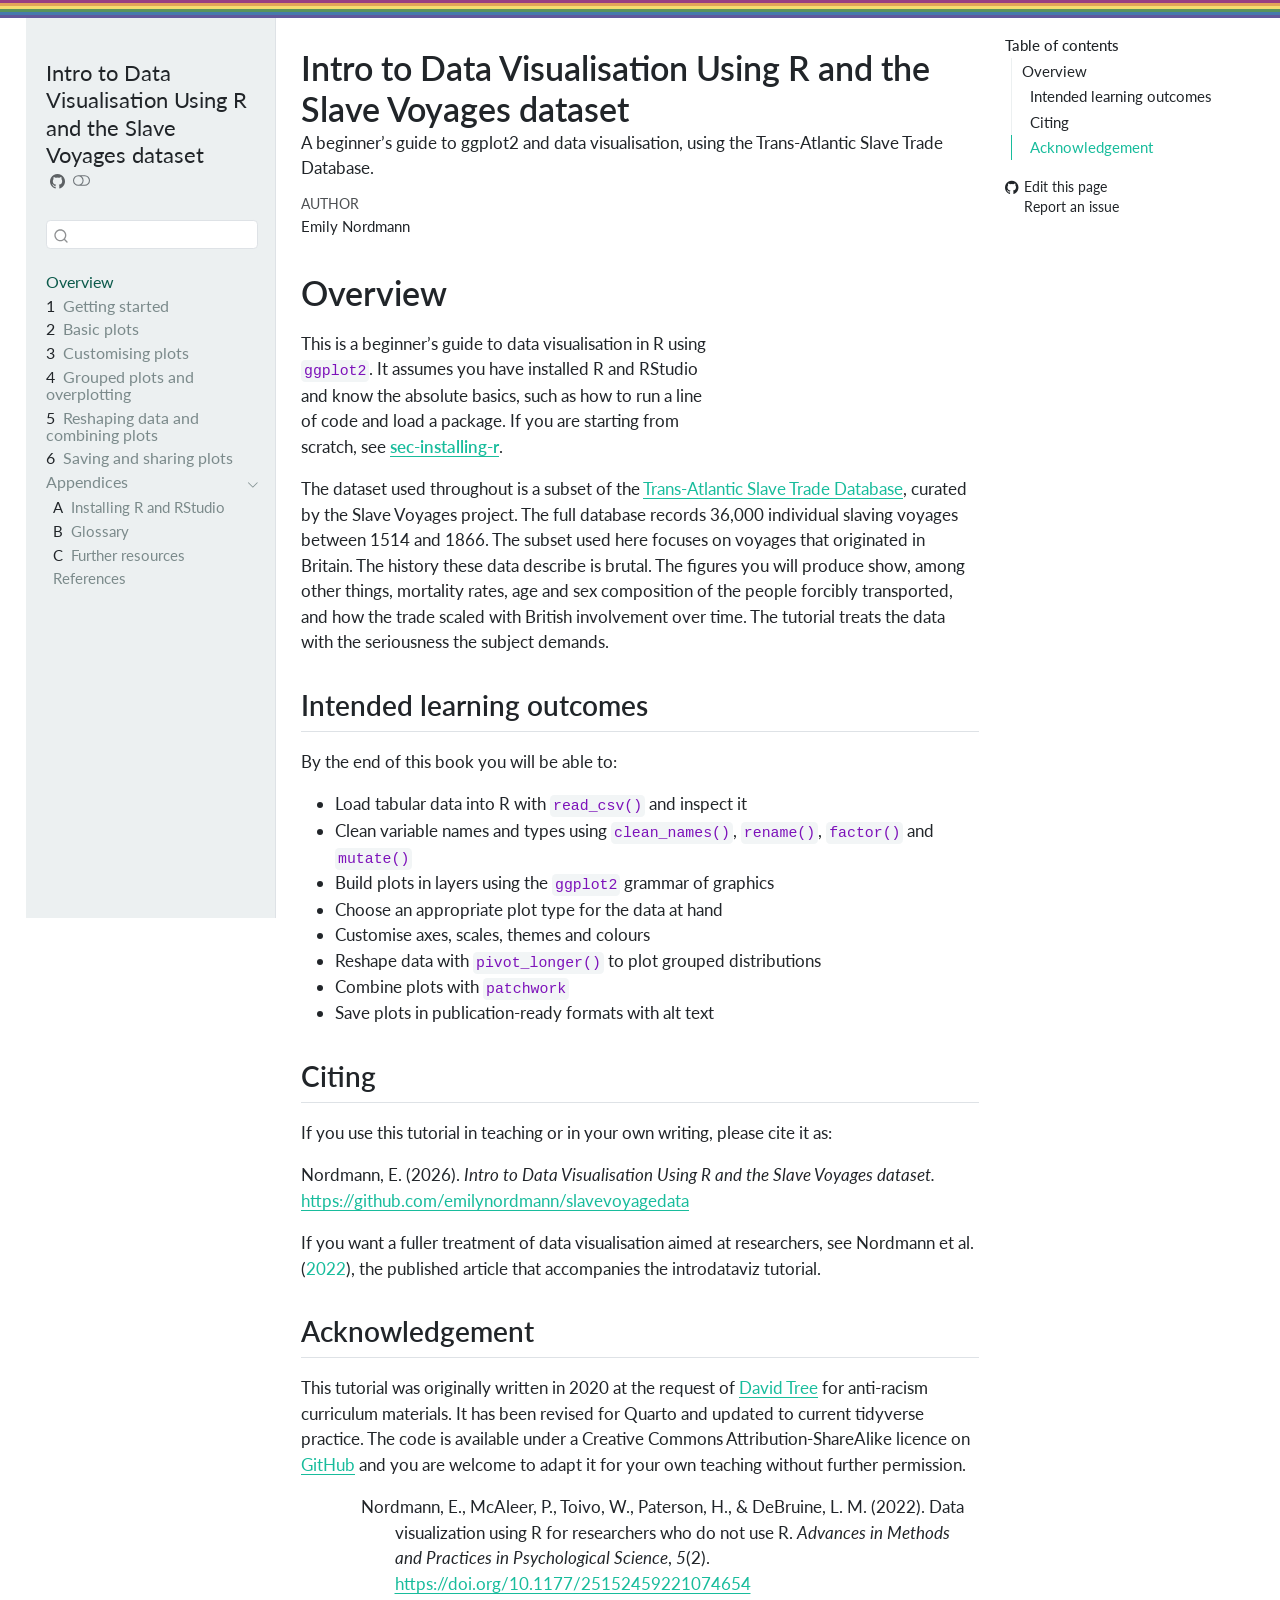
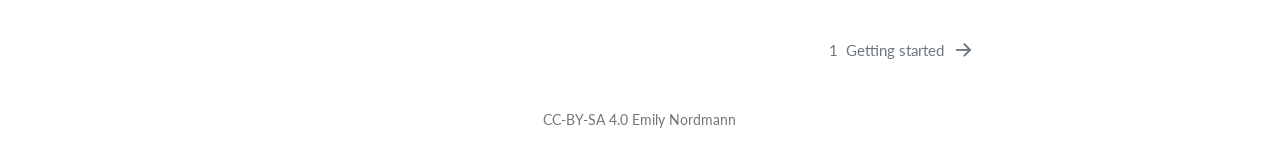
<file: docs/index.html>
<!DOCTYPE html>
<html xmlns="http://www.w3.org/1999/xhtml" lang="en" xml:lang="en"><head>
<meta http-equiv="Content-Type" content="text/html; charset=UTF-8">
<meta charset="utf-8">
<meta name="generator" content="quarto-1.8.21">
<meta name="viewport" content="width=device-width, initial-scale=1.0, user-scalable=yes">
<meta name="author" content="Emily Nordmann">
<meta name="description" content="A beginner’s guide to ggplot2 and data visualisation, using the Trans-Atlantic Slave Trade Database.">
<title>Intro to Data Visualisation Using R and the Slave Voyages dataset</title>
<style>
code{white-space: pre-wrap;}
span.smallcaps{font-variant: small-caps;}
div.columns{display: flex; gap: min(4vw, 1.5em);}
div.column{flex: auto; overflow-x: auto;}
div.hanging-indent{margin-left: 1.5em; text-indent: -1.5em;}
ul.task-list{list-style: none;}
ul.task-list li input[type="checkbox"] {
  width: 0.8em;
  margin: 0 0.8em 0.2em -1em; /* quarto-specific, see https://github.com/quarto-dev/quarto-cli/issues/4556 */ 
  vertical-align: middle;
}
/* CSS for citations */
div.csl-bib-body { }
div.csl-entry {
  clear: both;
  margin-bottom: 0em;
}
.hanging-indent div.csl-entry {
  margin-left:2em;
  text-indent:-2em;
}
div.csl-left-margin {
  min-width:2em;
  float:left;
}
div.csl-right-inline {
  margin-left:2em;
  padding-left:1em;
}
div.csl-indent {
  margin-left: 2em;
}</style>

<script src="site_libs/quarto-nav/quarto-nav.js"></script>
<script src="site_libs/clipboard/clipboard.min.js"></script>
<script src="site_libs/quarto-search/autocomplete.umd.js"></script>
<script src="site_libs/quarto-search/fuse.min.js"></script>
<script src="site_libs/quarto-search/quarto-search.js"></script>
<meta name="quarto:offset" content="./">
<link href="./01-getting-started.html" rel="next">
<link href="./images/logos/logo.png" rel="icon" type="image/png">
<script src="site_libs/quarto-html/quarto.js" type="module"></script>
<script src="site_libs/quarto-html/tabsets/tabsets.js" type="module"></script>
<script src="site_libs/quarto-html/axe/axe-check.js" type="module"></script>
<script src="site_libs/quarto-html/popper.min.js"></script>
<script src="site_libs/quarto-html/tippy.umd.min.js"></script>
<script src="site_libs/quarto-html/anchor.min.js"></script>
<link href="site_libs/quarto-html/tippy.css" rel="stylesheet">
<link href="site_libs/quarto-html/quarto-syntax-highlighting-bef06593271c35acc66b6cdfb882565b.css" rel="stylesheet" class="quarto-color-scheme" id="quarto-text-highlighting-styles">
<link href="site_libs/quarto-html/quarto-syntax-highlighting-dark-ea06de1ba525ceca656e3b09b4cd3316.css" rel="stylesheet" class="quarto-color-scheme quarto-color-alternate" id="quarto-text-highlighting-styles">
<link href="site_libs/quarto-html/quarto-syntax-highlighting-bef06593271c35acc66b6cdfb882565b.css" rel="stylesheet" class="quarto-color-scheme-extra" id="quarto-text-highlighting-styles">
<script src="site_libs/bootstrap/bootstrap.min.js"></script>
<link href="site_libs/bootstrap/bootstrap-icons.css" rel="stylesheet">
<link href="site_libs/bootstrap/bootstrap-bb5d2cf76dd9d8b046063047f144de0c.min.css" rel="stylesheet" append-hash="true" class="quarto-color-scheme" id="quarto-bootstrap" data-mode="light">
<link href="site_libs/bootstrap/bootstrap-dark-c8dd5cd8506132e8ba466e2074c506b4.min.css" rel="stylesheet" append-hash="true" class="quarto-color-scheme quarto-color-alternate" id="quarto-bootstrap" data-mode="dark">
<link href="site_libs/bootstrap/bootstrap-bb5d2cf76dd9d8b046063047f144de0c.min.css" rel="stylesheet" append-hash="true" class="quarto-color-scheme-extra" id="quarto-bootstrap" data-mode="light"><script id="quarto-search-options" type="application/json">{
  "location": "sidebar",
  "copy-button": false,
  "collapse-after": 3,
  "panel-placement": "start",
  "type": "textbox",
  "limit": 50,
  "keyboard-shortcut": [
    "f",
    "/",
    "s"
  ],
  "show-item-context": false,
  "language": {
    "search-no-results-text": "No results",
    "search-matching-documents-text": "matching documents",
    "search-copy-link-title": "Copy link to search",
    "search-hide-matches-text": "Hide additional matches",
    "search-more-match-text": "more match in this document",
    "search-more-matches-text": "more matches in this document",
    "search-clear-button-title": "Clear",
    "search-text-placeholder": "",
    "search-detached-cancel-button-title": "Cancel",
    "search-submit-button-title": "Submit",
    "search-label": "Search"
  }
}</script><link rel="stylesheet" href="https://use.fontawesome.com/releases/v5.13.0/css/all.css">
<link rel="stylesheet" href="include/booktem.css">
<link rel="stylesheet" href="include/webex.css">
<link rel="stylesheet" href="include/glossary.css">
<link rel="stylesheet" href="include/style.css">
</head>
<body class="nav-sidebar floating quarto-light"><script id="quarto-html-before-body" type="application/javascript">
    const toggleBodyColorMode = (bsSheetEl) => {
      const mode = bsSheetEl.getAttribute("data-mode");
      const bodyEl = window.document.querySelector("body");
      if (mode === "dark") {
        bodyEl.classList.add("quarto-dark");
        bodyEl.classList.remove("quarto-light");
      } else {
        bodyEl.classList.add("quarto-light");
        bodyEl.classList.remove("quarto-dark");
      }
    }
    const toggleBodyColorPrimary = () => {
      const bsSheetEl = window.document.querySelector("link#quarto-bootstrap:not([rel=disabled-stylesheet])");
      if (bsSheetEl) {
        toggleBodyColorMode(bsSheetEl);
      }
    }
    const setColorSchemeToggle = (alternate) => {
      const toggles = window.document.querySelectorAll('.quarto-color-scheme-toggle');
      for (let i=0; i < toggles.length; i++) {
        const toggle = toggles[i];
        if (toggle) {
          if (alternate) {
            toggle.classList.add("alternate");
          } else {
            toggle.classList.remove("alternate");
          }
        }
      }
    };
    const toggleColorMode = (alternate) => {
      // Switch the stylesheets
      const primaryStylesheets = window.document.querySelectorAll('link.quarto-color-scheme:not(.quarto-color-alternate)');
      const alternateStylesheets = window.document.querySelectorAll('link.quarto-color-scheme.quarto-color-alternate');
      manageTransitions('#quarto-margin-sidebar .nav-link', false);
      if (alternate) {
        // note: dark is layered on light, we don't disable primary!
        enableStylesheet(alternateStylesheets);
        for (const sheetNode of alternateStylesheets) {
          if (sheetNode.id === "quarto-bootstrap") {
            toggleBodyColorMode(sheetNode);
          }
        }
      } else {
        disableStylesheet(alternateStylesheets);
        enableStylesheet(primaryStylesheets)
        toggleBodyColorPrimary();
      }
      manageTransitions('#quarto-margin-sidebar .nav-link', true);
      // Switch the toggles
      setColorSchemeToggle(alternate)
      // Hack to workaround the fact that safari doesn't
      // properly recolor the scrollbar when toggling (#1455)
      if (navigator.userAgent.indexOf('Safari') > 0 && navigator.userAgent.indexOf('Chrome') == -1) {
        manageTransitions("body", false);
        window.scrollTo(0, 1);
        setTimeout(() => {
          window.scrollTo(0, 0);
          manageTransitions("body", true);
        }, 40);
      }
    }
    const disableStylesheet = (stylesheets) => {
      for (let i=0; i < stylesheets.length; i++) {
        const stylesheet = stylesheets[i];
        stylesheet.rel = 'disabled-stylesheet';
      }
    }
    const enableStylesheet = (stylesheets) => {
      for (let i=0; i < stylesheets.length; i++) {
        const stylesheet = stylesheets[i];
        if(stylesheet.rel !== 'stylesheet') { // for Chrome, which will still FOUC without this check
          stylesheet.rel = 'stylesheet';
        }
      }
    }
    const manageTransitions = (selector, allowTransitions) => {
      const els = window.document.querySelectorAll(selector);
      for (let i=0; i < els.length; i++) {
        const el = els[i];
        if (allowTransitions) {
          el.classList.remove('notransition');
        } else {
          el.classList.add('notransition');
        }
      }
    }
    const isFileUrl = () => {
      return window.location.protocol === 'file:';
    }
    const hasAlternateSentinel = () => {
      let styleSentinel = getColorSchemeSentinel();
      if (styleSentinel !== null) {
        return styleSentinel === "alternate";
      } else {
        return false;
      }
    }
    const setStyleSentinel = (alternate) => {
      const value = alternate ? "alternate" : "default";
      if (!isFileUrl()) {
        window.localStorage.setItem("quarto-color-scheme", value);
      } else {
        localAlternateSentinel = value;
      }
    }
    const getColorSchemeSentinel = () => {
      if (!isFileUrl()) {
        const storageValue = window.localStorage.getItem("quarto-color-scheme");
        return storageValue != null ? storageValue : localAlternateSentinel;
      } else {
        return localAlternateSentinel;
      }
    }
    const toggleGiscusIfUsed = (isAlternate, darkModeDefault) => {
      const baseTheme = document.querySelector('#giscus-base-theme')?.value ?? 'light';
      const alternateTheme = document.querySelector('#giscus-alt-theme')?.value ?? 'dark';
      let newTheme = '';
      if(authorPrefersDark) {
        newTheme = isAlternate ? baseTheme : alternateTheme;
      } else {
        newTheme = isAlternate ? alternateTheme : baseTheme;
      }
      const changeGiscusTheme = () => {
        // From: https://github.com/giscus/giscus/issues/336
        const sendMessage = (message) => {
          const iframe = document.querySelector('iframe.giscus-frame');
          if (!iframe) return;
          iframe.contentWindow.postMessage({ giscus: message }, 'https://giscus.app');
        }
        sendMessage({
          setConfig: {
            theme: newTheme
          }
        });
      }
      const isGiscussLoaded = window.document.querySelector('iframe.giscus-frame') !== null;
      if (isGiscussLoaded) {
        changeGiscusTheme();
      }
    };
    const authorPrefersDark = false;
    const darkModeDefault = authorPrefersDark;
      document.querySelector('link#quarto-text-highlighting-styles.quarto-color-scheme-extra').rel = 'disabled-stylesheet';
      document.querySelector('link#quarto-bootstrap.quarto-color-scheme-extra').rel = 'disabled-stylesheet';
    let localAlternateSentinel = darkModeDefault ? 'alternate' : 'default';
    // Dark / light mode switch
    window.quartoToggleColorScheme = () => {
      // Read the current dark / light value
      let toAlternate = !hasAlternateSentinel();
      toggleColorMode(toAlternate);
      setStyleSentinel(toAlternate);
      toggleGiscusIfUsed(toAlternate, darkModeDefault);
      window.dispatchEvent(new Event('resize'));
    };
    // Switch to dark mode if need be
    if (hasAlternateSentinel()) {
      toggleColorMode(true);
    } else {
      toggleColorMode(false);
    }
  </script>

<div id="quarto-search-results"></div>
  <header id="quarto-header" class="headroom fixed-top"><nav class="quarto-secondary-nav"><div class="container-fluid d-flex">
      <button type="button" class="quarto-btn-toggle btn" data-bs-toggle="collapse" role="button" data-bs-target=".quarto-sidebar-collapse-item" aria-controls="quarto-sidebar" aria-expanded="false" aria-label="Toggle sidebar navigation" onclick="if (window.quartoToggleHeadroom) { window.quartoToggleHeadroom(); }">
        <i class="bi bi-layout-text-sidebar-reverse"></i>
      </button>
        <nav class="quarto-page-breadcrumbs" aria-label="breadcrumb"><ol class="breadcrumb"><li class="breadcrumb-item"><a href="./index.html">Overview</a></li></ol></nav>
        <a class="flex-grow-1" role="navigation" data-bs-toggle="collapse" data-bs-target=".quarto-sidebar-collapse-item" aria-controls="quarto-sidebar" aria-expanded="false" aria-label="Toggle sidebar navigation" onclick="if (window.quartoToggleHeadroom) { window.quartoToggleHeadroom(); }">      
        </a>
      <button type="button" class="btn quarto-search-button" aria-label="Search" onclick="window.quartoOpenSearch();">
        <i class="bi bi-search"></i>
      </button>
    </div>
  </nav></header><!-- content --><div id="quarto-content" class="quarto-container page-columns page-rows-contents page-layout-article">
<!-- sidebar -->
  <nav id="quarto-sidebar" class="sidebar collapse collapse-horizontal quarto-sidebar-collapse-item sidebar-navigation floating overflow-auto"><div class="pt-lg-2 mt-2 text-left sidebar-header sidebar-header-stacked">
      <a href="./index.html" class="sidebar-logo-link">
      </a>
    <div class="sidebar-title mb-0 py-0">
      <a href="./">Intro to Data Visualisation Using R and the Slave Voyages dataset</a> 
        <div class="sidebar-tools-main">
    <a href="https://github.com/emilynordmann/slavevoyagedata" title="Source Code" class="quarto-navigation-tool px-1" aria-label="Source Code"><i class="bi bi-github"></i></a>
  <a href="" class="quarto-color-scheme-toggle quarto-navigation-tool  px-1" onclick="window.quartoToggleColorScheme(); return false;" title="Toggle dark mode"><i class="bi"></i></a>
</div>
    </div>
      </div>
        <div class="mt-2 flex-shrink-0 align-items-center">
        <div class="sidebar-search">
        <div id="quarto-search" class="" title="Search"></div>
        </div>
        </div>
    <div class="sidebar-menu-container"> 
    <ul class="list-unstyled mt-1">
<li class="sidebar-item">
  <div class="sidebar-item-container"> 
  <a href="./index.html" class="sidebar-item-text sidebar-link active">
 <span class="menu-text">Overview</span></a>
  </div>
</li>
        <li class="sidebar-item">
  <div class="sidebar-item-container"> 
  <a href="./01-getting-started.html" class="sidebar-item-text sidebar-link">
 <span class="menu-text"><span class="chapter-number">1</span>&nbsp; <span class="chapter-title">Getting started</span></span></a>
  </div>
</li>
        <li class="sidebar-item">
  <div class="sidebar-item-container"> 
  <a href="./02-basic-plots.html" class="sidebar-item-text sidebar-link">
 <span class="menu-text"><span class="chapter-number">2</span>&nbsp; <span class="chapter-title">Basic plots</span></span></a>
  </div>
</li>
        <li class="sidebar-item">
  <div class="sidebar-item-container"> 
  <a href="./03-customising.html" class="sidebar-item-text sidebar-link">
 <span class="menu-text"><span class="chapter-number">3</span>&nbsp; <span class="chapter-title">Customising plots</span></span></a>
  </div>
</li>
        <li class="sidebar-item">
  <div class="sidebar-item-container"> 
  <a href="./04-grouped-plots.html" class="sidebar-item-text sidebar-link">
 <span class="menu-text"><span class="chapter-number">4</span>&nbsp; <span class="chapter-title">Grouped plots and overplotting</span></span></a>
  </div>
</li>
        <li class="sidebar-item">
  <div class="sidebar-item-container"> 
  <a href="./05-reshaping.html" class="sidebar-item-text sidebar-link">
 <span class="menu-text"><span class="chapter-number">5</span>&nbsp; <span class="chapter-title">Reshaping data and combining plots</span></span></a>
  </div>
</li>
        <li class="sidebar-item">
  <div class="sidebar-item-container"> 
  <a href="./06-saving-sharing.html" class="sidebar-item-text sidebar-link">
 <span class="menu-text"><span class="chapter-number">6</span>&nbsp; <span class="chapter-title">Saving and sharing plots</span></span></a>
  </div>
</li>
        <li class="sidebar-item sidebar-item-section">
      <div class="sidebar-item-container"> 
            <a class="sidebar-item-text sidebar-link text-start" data-bs-toggle="collapse" data-bs-target="#quarto-sidebar-section-1" role="navigation" aria-expanded="true">
 <span class="menu-text">Appendices</span></a>
          <a class="sidebar-item-toggle text-start" data-bs-toggle="collapse" data-bs-target="#quarto-sidebar-section-1" role="navigation" aria-expanded="true" aria-label="Toggle section">
            <i class="bi bi-chevron-right ms-2"></i>
          </a> 
      </div>
      <ul id="quarto-sidebar-section-1" class="collapse list-unstyled sidebar-section depth1 show">
<li class="sidebar-item">
  <div class="sidebar-item-container"> 
  <a href="./app-installing-r.html" class="sidebar-item-text sidebar-link">
 <span class="menu-text"><span class="chapter-number">A</span>&nbsp; <span class="chapter-title">Installing R and RStudio</span></span></a>
  </div>
</li>
          <li class="sidebar-item">
  <div class="sidebar-item-container"> 
  <a href="./app-glossary.html" class="sidebar-item-text sidebar-link">
 <span class="menu-text"><span class="chapter-number">B</span>&nbsp; <span class="chapter-title">Glossary</span></span></a>
  </div>
</li>
          <li class="sidebar-item">
  <div class="sidebar-item-container"> 
  <a href="./app-resources.html" class="sidebar-item-text sidebar-link">
 <span class="menu-text"><span class="chapter-number">C</span>&nbsp; <span class="chapter-title">Further resources</span></span></a>
  </div>
</li>
          <li class="sidebar-item">
  <div class="sidebar-item-container"> 
  <a href="./references.html" class="sidebar-item-text sidebar-link">
 <span class="menu-text">References</span></a>
  </div>
</li>
      </ul>
</li>
    </ul>
</div>
</nav><div id="quarto-sidebar-glass" class="quarto-sidebar-collapse-item" data-bs-toggle="collapse" data-bs-target=".quarto-sidebar-collapse-item"></div>
<!-- margin-sidebar -->
    <div id="quarto-margin-sidebar" class="sidebar margin-sidebar">
        <nav id="TOC" role="doc-toc" class="toc-active"><h2 id="toc-title">Table of contents</h2>
   
  <ul>
<li>
<a href="#overview" id="toc-overview" class="nav-link active" data-scroll-target="#overview">Overview</a>
  <ul class="collapse">
<li><a href="#intended-learning-outcomes" id="toc-intended-learning-outcomes" class="nav-link" data-scroll-target="#intended-learning-outcomes">Intended learning outcomes</a></li>
  <li><a href="#citing" id="toc-citing" class="nav-link" data-scroll-target="#citing">Citing</a></li>
  <li><a href="#acknowledgement" id="toc-acknowledgement" class="nav-link" data-scroll-target="#acknowledgement">Acknowledgement</a></li>
  </ul>
</li>
  </ul><div class="toc-actions"><ul><li><a href="https://github.com/emilynordmann/slavevoyagedata/edit/main/index.qmd" class="toc-action"><i class="bi bi-github"></i>Edit this page</a></li><li><a href="https://github.com/emilynordmann/slavevoyagedata/issues/new" class="toc-action"><i class="bi empty"></i>Report an issue</a></li></ul></div></nav>
    </div>
<!-- main -->
<main class="content" id="quarto-document-content"><header id="title-block-header" class="quarto-title-block default"><div class="quarto-title">
<h1 class="title">Intro to Data Visualisation Using R and the Slave Voyages dataset</h1>
</div>

<div>
  <div class="description">
    A beginner’s guide to ggplot2 and data visualisation, using the Trans-Atlantic Slave Trade Database.
  </div>
</div>


<div class="quarto-title-meta">

    <div>
    <div class="quarto-title-meta-heading">Author</div>
    <div class="quarto-title-meta-contents">
             <p>Emily Nordmann </p>
          </div>
  </div>
    
  
    
  </div>
  


</header>
<section id="overview" class="level1 unnumbered"><h1 class="unnumbered">Overview</h1><p><img src="images/logos/logo.png" title="Intro to Data Visualisation Using R and the Slave Voyages dataset" class="quarto-cover-image nolightbox img-fluid"></p>
<p>This is a beginner’s guide to data visualisation in R using <code>ggplot2</code>. It assumes you have installed R and RStudio and know the absolute basics, such as how to run a line of code and load a package. If you are starting from scratch, see <a href="#sec-installing-r" class="quarto-xref"><span class="quarto-unresolved-ref">sec-installing-r</span></a>.</p>
<p>The dataset used throughout is a subset of the <a href="https://www.slavevoyages.org/">Trans-Atlantic Slave Trade Database</a>, curated by the Slave Voyages project. The full database records 36,000 individual slaving voyages between 1514 and 1866. The subset used here focuses on voyages that originated in Britain. The history these data describe is brutal. The figures you will produce show, among other things, mortality rates, age and sex composition of the people forcibly transported, and how the trade scaled with British involvement over time. The tutorial treats the data with the seriousness the subject demands.</p>
<section id="intended-learning-outcomes" class="level2"><h2 class="anchored" data-anchor-id="intended-learning-outcomes">Intended learning outcomes</h2>
<p>By the end of this book you will be able to:</p>
<ul>
<li>Load tabular data into R with <code>read_csv()</code> and inspect it</li>
<li>Clean variable names and types using <code>clean_names()</code>, <code>rename()</code>, <code><a href="https://rdrr.io/r/base/factor.html">factor()</a></code> and <code>mutate()</code>
</li>
<li>Build plots in layers using the <code>ggplot2</code> grammar of graphics</li>
<li>Choose an appropriate plot type for the data at hand</li>
<li>Customise axes, scales, themes and colours</li>
<li>Reshape data with <code>pivot_longer()</code> to plot grouped distributions</li>
<li>Combine plots with <code>patchwork</code>
</li>
<li>Save plots in publication-ready formats with alt text</li>
</ul></section><section id="citing" class="level2"><h2 class="anchored" data-anchor-id="citing">Citing</h2>
<p>If you use this tutorial in teaching or in your own writing, please cite it as:</p>
<p>Nordmann, E. (2026). <em>Intro to Data Visualisation Using R and the Slave Voyages dataset.</em> <a href="https://github.com/emilynordmann/slavevoyagedata" class="uri">https://github.com/emilynordmann/slavevoyagedata</a></p>
<p>If you want a fuller treatment of data visualisation aimed at researchers, see <span class="citation" data-cites="nordmann2022">Nordmann et al. (<a href="#ref-nordmann2022" role="doc-biblioref">2022</a>)</span>, the published article that accompanies the introdataviz tutorial.</p>
</section><section id="acknowledgement" class="level2"><h2 class="anchored" data-anchor-id="acknowledgement">Acknowledgement</h2>
<p>This tutorial was originally written in 2020 at the request of <a href="https://twitter.com/DavidTree">David Tree</a> for anti-racism curriculum materials. It has been revised for Quarto and updated to current tidyverse practice. The code is available under a Creative Commons Attribution-ShareAlike licence on <a href="https://github.com/emilynordmann/slavevoyagedata">GitHub</a> and you are welcome to adapt it for your own teaching without further permission.</p>


<div id="refs" class="references csl-bib-body hanging-indent" data-entry-spacing="0" data-line-spacing="2" role="list">
<div id="ref-nordmann2022" class="csl-entry" role="listitem">
Nordmann, E., McAleer, P., Toivo, W., Paterson, H., &amp; DeBruine, L. M. (2022). Data visualization using <span>R</span> for researchers who do not use <span>R</span>. <em>Advances in Methods and Practices in Psychological Science</em>, <em>5</em>(2). <a href="https://doi.org/10.1177/25152459221074654">https://doi.org/10.1177/25152459221074654</a>
</div>
</div>
</section></section></main><!-- /main --><script>

/* update total correct if #webex-total_correct exists */
update_total_correct = function() {
  console.log("webex: update total_correct");

  var t = document.getElementsByClassName("webex-total_correct");
  for (var i = 0; i < t.length; i++) {
    p = t[i].parentElement;
    var correct = p.getElementsByClassName("webex-correct").length;
    var solvemes = p.getElementsByClassName("webex-solveme").length;
    var radiogroups = p.getElementsByClassName("webex-radiogroup").length;
    var selects = p.getElementsByClassName("webex-select").length;

    t[i].innerHTML = correct + " of " + (solvemes + radiogroups + selects) + " correct";
  }
}

/* webex-solution button toggling function */
b_func = function() {
  console.log("webex: toggle hide");

  var cl = this.parentElement.classList;
  if (cl.contains('open')) {
    cl.remove("open");
  } else {
    cl.add("open");
  }
}

/* check answers */
check_func = function() {
  console.log("webex: check answers");

  var cl = this.parentElement.classList;
  if (cl.contains('unchecked')) {
    cl.remove("unchecked");
    this.innerHTML = "Hide Answers";
  } else {
    cl.add("unchecked");
    this.innerHTML = "Show Answers";
  }
}

/* function for checking solveme answers */
solveme_func = function(e) {
  console.log("webex: check solveme");

  var real_answers = JSON.parse(this.dataset.answer);
  var my_answer = this.value;
  var cl = this.classList;
  if (cl.contains("ignorecase")) {
    my_answer = my_answer.toLowerCase();
  }
  if (cl.contains("nospaces")) {
    my_answer = my_answer.replace(/ /g, "")
  }

  if (my_answer == "") {
    cl.remove("webex-correct");
    cl.remove("webex-incorrect");
  } else if (real_answers.includes(my_answer)) {
    cl.add("webex-correct");
    cl.remove("webex-incorrect");
  } else {
    cl.add("webex-incorrect");
    cl.remove("webex-correct");
  }

  // match numeric answers within a specified tolerance
  if(this.dataset.tol > 0){
    var tol = JSON.parse(this.dataset.tol);
    var matches = real_answers.map(x => Math.abs(x - my_answer) < tol)
    if (matches.reduce((a, b) => a + b, 0) > 0) {
      cl.add("webex-correct");
    } else {
      cl.remove("webex-correct");
    }
  }

  // added regex bit
  if (cl.contains("regex")){
    answer_regex = RegExp(real_answers.join("|"))
    if (answer_regex.test(my_answer)) {
      cl.add("webex-correct");
    }
  }

  update_total_correct();
}

/* function for checking select answers */
select_func = function(e) {
  console.log("webex: check select");

  var cl = this.classList

  /* add style */
  cl.remove("webex-incorrect");
  cl.remove("webex-correct");
  if (this.value == "answer") {
    cl.add("webex-correct");
  } else if (this.value != "blank") {
    cl.add("webex-incorrect");
  }

  update_total_correct();
}

/* function for checking radiogroups answers */
radiogroups_func = function(e) {
  console.log("webex: check radiogroups");

  var checked_button = document.querySelector('input[name=' + this.id + ']:checked');
  var cl = checked_button.parentElement.classList;
  var labels = checked_button.parentElement.parentElement.children;

  /* get rid of styles */
  for (i = 0; i < labels.length; i++) {
    labels[i].classList.remove("webex-incorrect");
    labels[i].classList.remove("webex-correct");
  }

  /* add style */
  if (checked_button.value == "answer") {
    cl.add("webex-correct");
  } else {
    cl.add("webex-incorrect");
  }

  update_total_correct();
}

window.onload = function() {
  console.log("webex onload");
  /* set up solution buttons */
  var buttons = document.getElementsByTagName("button");

  for (var i = 0; i < buttons.length; i++) {
    if (buttons[i].parentElement.classList.contains('webex-solution')) {
      buttons[i].onclick = b_func;
    }
  }

  var check_sections = document.getElementsByClassName("webex-check");
  console.log("check:", check_sections.length);
  for (var i = 0; i < check_sections.length; i++) {
    check_sections[i].classList.add("unchecked");

    let btn = document.createElement("button");
    btn.innerHTML = "Show Answers";
    btn.classList.add("webex-check-button");
    btn.onclick = check_func;
    check_sections[i].appendChild(btn);

    let spn = document.createElement("span");
    spn.classList.add("webex-total_correct");
    check_sections[i].appendChild(spn);
  }

  /* set up webex-solveme inputs */
  var solveme = document.getElementsByClassName("webex-solveme");

  for (var i = 0; i < solveme.length; i++) {
    /* make sure input boxes don't auto-anything */
    solveme[i].setAttribute("autocomplete","off");
    solveme[i].setAttribute("autocorrect", "off");
    solveme[i].setAttribute("autocapitalize", "off");
    solveme[i].setAttribute("spellcheck", "false");
    solveme[i].value = "";

    /* adjust answer for ignorecase or nospaces */
    var cl = solveme[i].classList;
    var real_answer = solveme[i].dataset.answer;
    if (cl.contains("ignorecase")) {
      real_answer = real_answer.toLowerCase();
    }
    if (cl.contains("nospaces")) {
      real_answer = real_answer.replace(/ /g, "");
    }
    solveme[i].dataset.answer = real_answer;

    /* attach checking function */
    solveme[i].onkeyup = solveme_func;
    solveme[i].onchange = solveme_func;

    solveme[i].insertAdjacentHTML("afterend", " <span class='webex-icon'></span>")
  }

  /* set up radiogroups */
  var radiogroups = document.getElementsByClassName("webex-radiogroup");
  for (var i = 0; i < radiogroups.length; i++) {
    radiogroups[i].onchange = radiogroups_func;
  }

  /* set up selects */
  var selects = document.getElementsByClassName("webex-select");
  for (var i = 0; i < selects.length; i++) {
    selects[i].onchange = select_func;
    selects[i].insertAdjacentHTML("afterend", " <span class='webex-icon'></span>")
  }

  update_total_correct();
}

</script><script>
// open rdrr links externally ----

var exlinks = document.querySelectorAll("a[href^='https://rdrr.io']");
var exlink_func = function(){
  window.open(this.href);
  return false;
};
for (var i = 0; i < exlinks.length; i++) {
    exlinks[i].addEventListener('click', exlink_func, false);
}

// visible second sidebar in mobile ----

function move_sidebar() {
  var toc = document.getElementById("TOC");
  var small_sidebar = document.querySelector("#quarto-sidebar .sidebar-menu-container");
  var right_sidebar = document.getElementById("quarto-margin-sidebar");

  if (window.innerWidth < 768) {
    small_sidebar.append(toc);
  } else {
    right_sidebar.append(toc);
  }
}
move_sidebar();
window.onresize = move_sidebar;
</script><div class="psyteachr_footer">
  
</div>
<script id="quarto-html-after-body" type="application/javascript">
  window.document.addEventListener("DOMContentLoaded", function (event) {
    // Ensure there is a toggle, if there isn't float one in the top right
    if (window.document.querySelector('.quarto-color-scheme-toggle') === null) {
      const a = window.document.createElement('a');
      a.classList.add('top-right');
      a.classList.add('quarto-color-scheme-toggle');
      a.href = "";
      a.onclick = function() { try { window.quartoToggleColorScheme(); } catch {} return false; };
      const i = window.document.createElement("i");
      i.classList.add('bi');
      a.appendChild(i);
      window.document.body.appendChild(a);
    }
    setColorSchemeToggle(hasAlternateSentinel())
    const icon = "";
    const anchorJS = new window.AnchorJS();
    anchorJS.options = {
      placement: 'right',
      icon: icon
    };
    anchorJS.add('.anchored');
    const isCodeAnnotation = (el) => {
      for (const clz of el.classList) {
        if (clz.startsWith('code-annotation-')) {                     
          return true;
        }
      }
      return false;
    }
    const onCopySuccess = function(e) {
      // button target
      const button = e.trigger;
      // don't keep focus
      button.blur();
      // flash "checked"
      button.classList.add('code-copy-button-checked');
      var currentTitle = button.getAttribute("title");
      button.setAttribute("title", "Copied!");
      let tooltip;
      if (window.bootstrap) {
        button.setAttribute("data-bs-toggle", "tooltip");
        button.setAttribute("data-bs-placement", "left");
        button.setAttribute("data-bs-title", "Copied!");
        tooltip = new bootstrap.Tooltip(button, 
          { trigger: "manual", 
            customClass: "code-copy-button-tooltip",
            offset: [0, -8]});
        tooltip.show();    
      }
      setTimeout(function() {
        if (tooltip) {
          tooltip.hide();
          button.removeAttribute("data-bs-title");
          button.removeAttribute("data-bs-toggle");
          button.removeAttribute("data-bs-placement");
        }
        button.setAttribute("title", currentTitle);
        button.classList.remove('code-copy-button-checked');
      }, 1000);
      // clear code selection
      e.clearSelection();
    }
    const getTextToCopy = function(trigger) {
        const codeEl = trigger.previousElementSibling.cloneNode(true);
        for (const childEl of codeEl.children) {
          if (isCodeAnnotation(childEl)) {
            childEl.remove();
          }
        }
        return codeEl.innerText;
    }
    const clipboard = new window.ClipboardJS('.code-copy-button:not([data-in-quarto-modal])', {
      text: getTextToCopy
    });
    clipboard.on('success', onCopySuccess);
    if (window.document.getElementById('quarto-embedded-source-code-modal')) {
      const clipboardModal = new window.ClipboardJS('.code-copy-button[data-in-quarto-modal]', {
        text: getTextToCopy,
        container: window.document.getElementById('quarto-embedded-source-code-modal')
      });
      clipboardModal.on('success', onCopySuccess);
    }
      var localhostRegex = new RegExp(/^(?:http|https):\/\/localhost\:?[0-9]*\//);
      var mailtoRegex = new RegExp(/^mailto:/);
        var filterRegex = new RegExp('/' + window.location.host + '/');
      var isInternal = (href) => {
          return filterRegex.test(href) || localhostRegex.test(href) || mailtoRegex.test(href);
      }
      // Inspect non-navigation links and adorn them if external
     var links = window.document.querySelectorAll('a[href]:not(.nav-link):not(.navbar-brand):not(.toc-action):not(.sidebar-link):not(.sidebar-item-toggle):not(.pagination-link):not(.no-external):not([aria-hidden]):not(.dropdown-item):not(.quarto-navigation-tool):not(.about-link)');
      for (var i=0; i<links.length; i++) {
        const link = links[i];
        if (!isInternal(link.href)) {
          // undo the damage that might have been done by quarto-nav.js in the case of
          // links that we want to consider external
          if (link.dataset.originalHref !== undefined) {
            link.href = link.dataset.originalHref;
          }
        }
      }
    function tippyHover(el, contentFn, onTriggerFn, onUntriggerFn) {
      const config = {
        allowHTML: true,
        maxWidth: 500,
        delay: 100,
        arrow: false,
        appendTo: function(el) {
            return el.parentElement;
        },
        interactive: true,
        interactiveBorder: 10,
        theme: 'quarto',
        placement: 'bottom-start',
      };
      if (contentFn) {
        config.content = contentFn;
      }
      if (onTriggerFn) {
        config.onTrigger = onTriggerFn;
      }
      if (onUntriggerFn) {
        config.onUntrigger = onUntriggerFn;
      }
      window.tippy(el, config); 
    }
    const noterefs = window.document.querySelectorAll('a[role="doc-noteref"]');
    for (var i=0; i<noterefs.length; i++) {
      const ref = noterefs[i];
      tippyHover(ref, function() {
        // use id or data attribute instead here
        let href = ref.getAttribute('data-footnote-href') || ref.getAttribute('href');
        try { href = new URL(href).hash; } catch {}
        const id = href.replace(/^#\/?/, "");
        const note = window.document.getElementById(id);
        if (note) {
          return note.innerHTML;
        } else {
          return "";
        }
      });
    }
    const xrefs = window.document.querySelectorAll('a.quarto-xref');
    const processXRef = (id, note) => {
      // Strip column container classes
      const stripColumnClz = (el) => {
        el.classList.remove("page-full", "page-columns");
        if (el.children) {
          for (const child of el.children) {
            stripColumnClz(child);
          }
        }
      }
      stripColumnClz(note)
      if (id === null || id.startsWith('sec-')) {
        // Special case sections, only their first couple elements
        const container = document.createElement("div");
        if (note.children && note.children.length > 2) {
          container.appendChild(note.children[0].cloneNode(true));
          for (let i = 1; i < note.children.length; i++) {
            const child = note.children[i];
            if (child.tagName === "P" && child.innerText === "") {
              continue;
            } else {
              container.appendChild(child.cloneNode(true));
              break;
            }
          }
          if (window.Quarto?.typesetMath) {
            window.Quarto.typesetMath(container);
          }
          return container.innerHTML
        } else {
          if (window.Quarto?.typesetMath) {
            window.Quarto.typesetMath(note);
          }
          return note.innerHTML;
        }
      } else {
        // Remove any anchor links if they are present
        const anchorLink = note.querySelector('a.anchorjs-link');
        if (anchorLink) {
          anchorLink.remove();
        }
        if (window.Quarto?.typesetMath) {
          window.Quarto.typesetMath(note);
        }
        if (note.classList.contains("callout")) {
          return note.outerHTML;
        } else {
          return note.innerHTML;
        }
      }
    }
    for (var i=0; i<xrefs.length; i++) {
      const xref = xrefs[i];
      tippyHover(xref, undefined, function(instance) {
        instance.disable();
        let url = xref.getAttribute('href');
        let hash = undefined; 
        if (url.startsWith('#')) {
          hash = url;
        } else {
          try { hash = new URL(url).hash; } catch {}
        }
        if (hash) {
          const id = hash.replace(/^#\/?/, "");
          const note = window.document.getElementById(id);
          if (note !== null) {
            try {
              const html = processXRef(id, note.cloneNode(true));
              instance.setContent(html);
            } finally {
              instance.enable();
              instance.show();
            }
          } else {
            // See if we can fetch this
            fetch(url.split('#')[0])
            .then(res => res.text())
            .then(html => {
              const parser = new DOMParser();
              const htmlDoc = parser.parseFromString(html, "text/html");
              const note = htmlDoc.getElementById(id);
              if (note !== null) {
                const html = processXRef(id, note);
                instance.setContent(html);
              } 
            }).finally(() => {
              instance.enable();
              instance.show();
            });
          }
        } else {
          // See if we can fetch a full url (with no hash to target)
          // This is a special case and we should probably do some content thinning / targeting
          fetch(url)
          .then(res => res.text())
          .then(html => {
            const parser = new DOMParser();
            const htmlDoc = parser.parseFromString(html, "text/html");
            const note = htmlDoc.querySelector('main.content');
            if (note !== null) {
              // This should only happen for chapter cross references
              // (since there is no id in the URL)
              // remove the first header
              if (note.children.length > 0 && note.children[0].tagName === "HEADER") {
                note.children[0].remove();
              }
              const html = processXRef(null, note);
              instance.setContent(html);
            } 
          }).finally(() => {
            instance.enable();
            instance.show();
          });
        }
      }, function(instance) {
      });
    }
        let selectedAnnoteEl;
        const selectorForAnnotation = ( cell, annotation) => {
          let cellAttr = 'data-code-cell="' + cell + '"';
          let lineAttr = 'data-code-annotation="' +  annotation + '"';
          const selector = 'span[' + cellAttr + '][' + lineAttr + ']';
          return selector;
        }
        const selectCodeLines = (annoteEl) => {
          const doc = window.document;
          const targetCell = annoteEl.getAttribute("data-target-cell");
          const targetAnnotation = annoteEl.getAttribute("data-target-annotation");
          const annoteSpan = window.document.querySelector(selectorForAnnotation(targetCell, targetAnnotation));
          const lines = annoteSpan.getAttribute("data-code-lines").split(",");
          const lineIds = lines.map((line) => {
            return targetCell + "-" + line;
          })
          let top = null;
          let height = null;
          let parent = null;
          if (lineIds.length > 0) {
              //compute the position of the single el (top and bottom and make a div)
              const el = window.document.getElementById(lineIds[0]);
              top = el.offsetTop;
              height = el.offsetHeight;
              parent = el.parentElement.parentElement;
            if (lineIds.length > 1) {
              const lastEl = window.document.getElementById(lineIds[lineIds.length - 1]);
              const bottom = lastEl.offsetTop + lastEl.offsetHeight;
              height = bottom - top;
            }
            if (top !== null && height !== null && parent !== null) {
              // cook up a div (if necessary) and position it 
              let div = window.document.getElementById("code-annotation-line-highlight");
              if (div === null) {
                div = window.document.createElement("div");
                div.setAttribute("id", "code-annotation-line-highlight");
                div.style.position = 'absolute';
                parent.appendChild(div);
              }
              div.style.top = top - 2 + "px";
              div.style.height = height + 4 + "px";
              div.style.left = 0;
              let gutterDiv = window.document.getElementById("code-annotation-line-highlight-gutter");
              if (gutterDiv === null) {
                gutterDiv = window.document.createElement("div");
                gutterDiv.setAttribute("id", "code-annotation-line-highlight-gutter");
                gutterDiv.style.position = 'absolute';
                const codeCell = window.document.getElementById(targetCell);
                const gutter = codeCell.querySelector('.code-annotation-gutter');
                gutter.appendChild(gutterDiv);
              }
              gutterDiv.style.top = top - 2 + "px";
              gutterDiv.style.height = height + 4 + "px";
            }
            selectedAnnoteEl = annoteEl;
          }
        };
        const unselectCodeLines = () => {
          const elementsIds = ["code-annotation-line-highlight", "code-annotation-line-highlight-gutter"];
          elementsIds.forEach((elId) => {
            const div = window.document.getElementById(elId);
            if (div) {
              div.remove();
            }
          });
          selectedAnnoteEl = undefined;
        };
          // Handle positioning of the toggle
      window.addEventListener(
        "resize",
        throttle(() => {
          elRect = undefined;
          if (selectedAnnoteEl) {
            selectCodeLines(selectedAnnoteEl);
          }
        }, 10)
      );
      function throttle(fn, ms) {
      let throttle = false;
      let timer;
        return (...args) => {
          if(!throttle) { // first call gets through
              fn.apply(this, args);
              throttle = true;
          } else { // all the others get throttled
              if(timer) clearTimeout(timer); // cancel #2
              timer = setTimeout(() => {
                fn.apply(this, args);
                timer = throttle = false;
              }, ms);
          }
        };
      }
        // Attach click handler to the DT
        const annoteDls = window.document.querySelectorAll('dt[data-target-cell]');
        for (const annoteDlNode of annoteDls) {
          annoteDlNode.addEventListener('click', (event) => {
            const clickedEl = event.target;
            if (clickedEl !== selectedAnnoteEl) {
              unselectCodeLines();
              const activeEl = window.document.querySelector('dt[data-target-cell].code-annotation-active');
              if (activeEl) {
                activeEl.classList.remove('code-annotation-active');
              }
              selectCodeLines(clickedEl);
              clickedEl.classList.add('code-annotation-active');
            } else {
              // Unselect the line
              unselectCodeLines();
              clickedEl.classList.remove('code-annotation-active');
            }
          });
        }
    const findCites = (el) => {
      const parentEl = el.parentElement;
      if (parentEl) {
        const cites = parentEl.dataset.cites;
        if (cites) {
          return {
            el,
            cites: cites.split(' ')
          };
        } else {
          return findCites(el.parentElement)
        }
      } else {
        return undefined;
      }
    };
    var bibliorefs = window.document.querySelectorAll('a[role="doc-biblioref"]');
    for (var i=0; i<bibliorefs.length; i++) {
      const ref = bibliorefs[i];
      const citeInfo = findCites(ref);
      if (citeInfo) {
        tippyHover(citeInfo.el, function() {
          var popup = window.document.createElement('div');
          citeInfo.cites.forEach(function(cite) {
            var citeDiv = window.document.createElement('div');
            citeDiv.classList.add('hanging-indent');
            citeDiv.classList.add('csl-entry');
            var biblioDiv = window.document.getElementById('ref-' + cite);
            if (biblioDiv) {
              citeDiv.innerHTML = biblioDiv.innerHTML;
            }
            popup.appendChild(citeDiv);
          });
          return popup.innerHTML;
        });
      }
    }
  });
  </script><nav class="page-navigation"><div class="nav-page nav-page-previous">
  </div>
  <div class="nav-page nav-page-next">
      <a href="./01-getting-started.html" class="pagination-link" aria-label="Getting started">
        <span class="nav-page-text"><span class="chapter-number">1</span>&nbsp; <span class="chapter-title">Getting started</span></span> <i class="bi bi-arrow-right-short"></i>
      </a>
  </div>
</nav>
</div> <!-- /content -->
<footer class="footer"><div class="nav-footer">
    <div class="nav-footer-left">
      &nbsp;
    </div>   
    <div class="nav-footer-center">
<p>CC-BY-SA 4.0 Emily Nordmann</p>
<div class="toc-actions d-sm-block d-md-none"><ul><li><a href="https://github.com/emilynordmann/slavevoyagedata/edit/main/index.qmd" class="toc-action"><i class="bi bi-github"></i>Edit this page</a></li><li><a href="https://github.com/emilynordmann/slavevoyagedata/issues/new" class="toc-action"><i class="bi empty"></i>Report an issue</a></li></ul></div></div>
    <div class="nav-footer-right">
      &nbsp;
    </div>
  </div>
</footer>


</body></html>
</file>
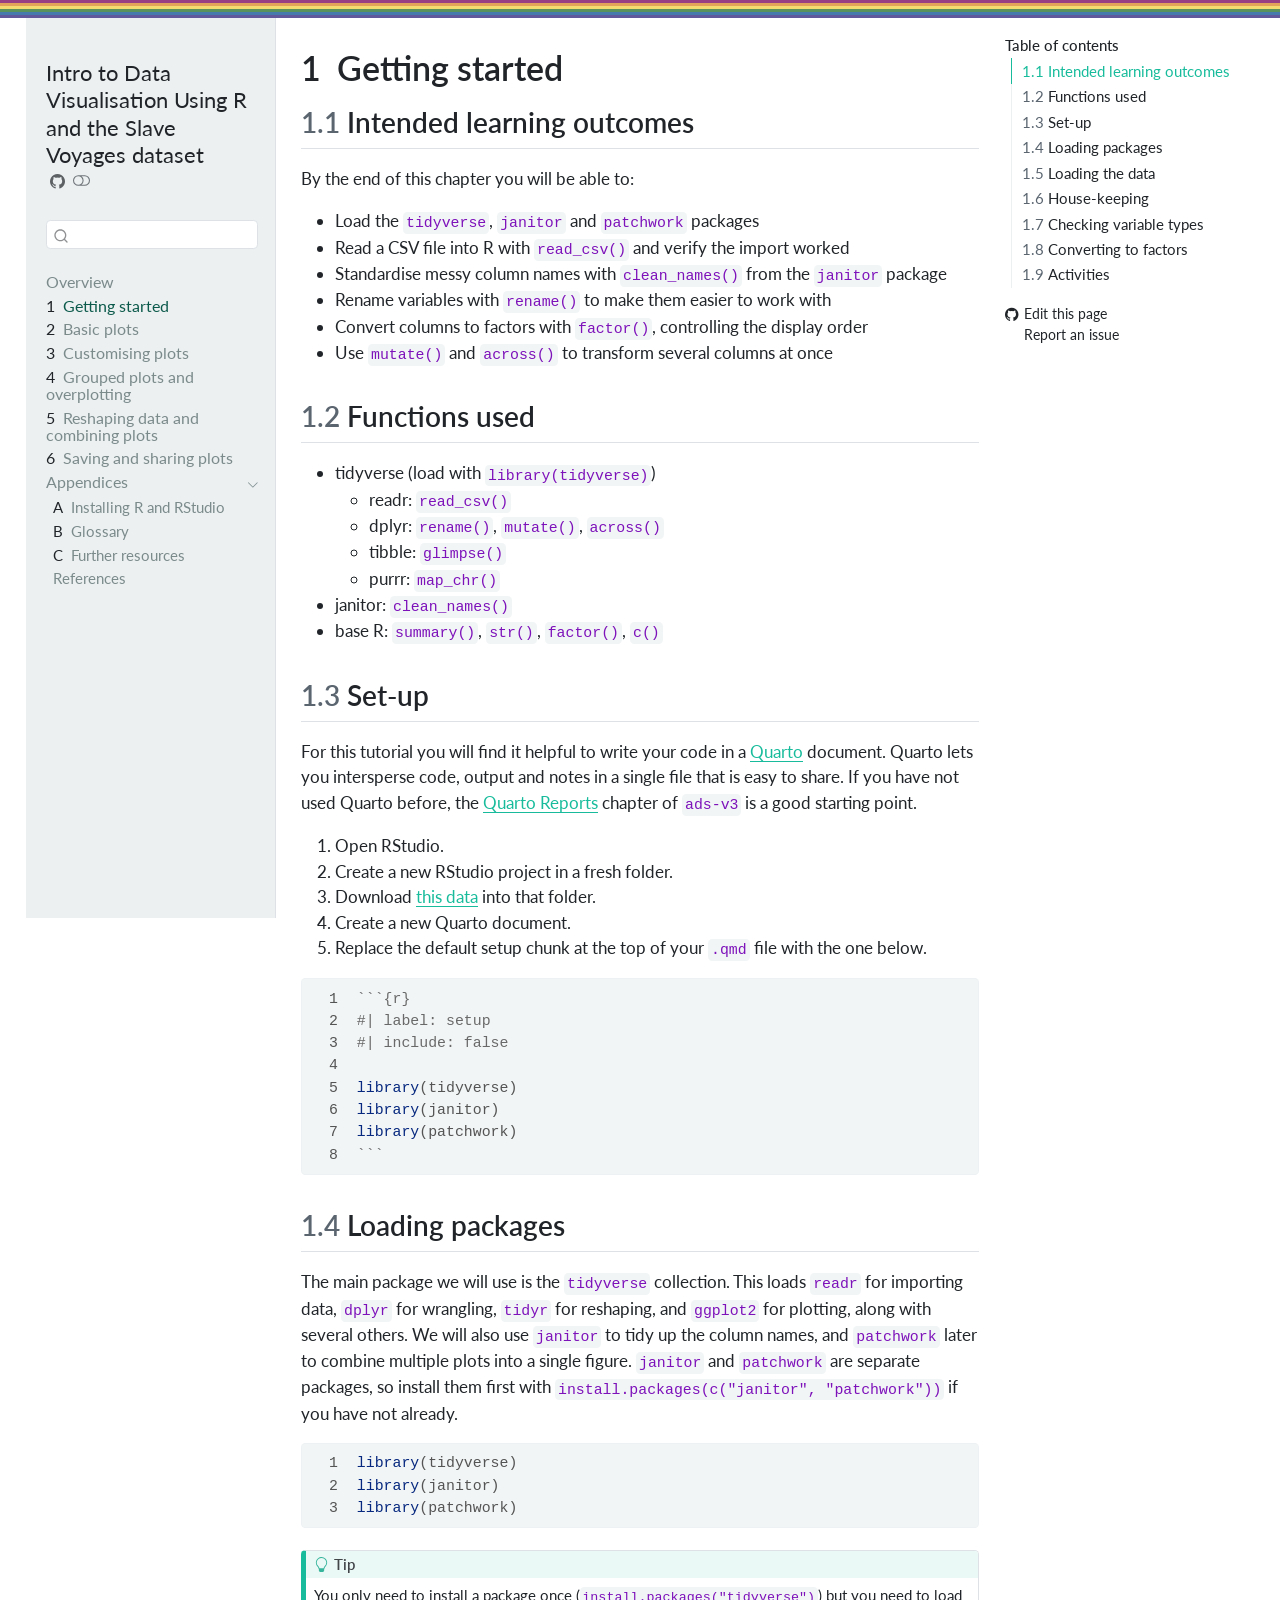
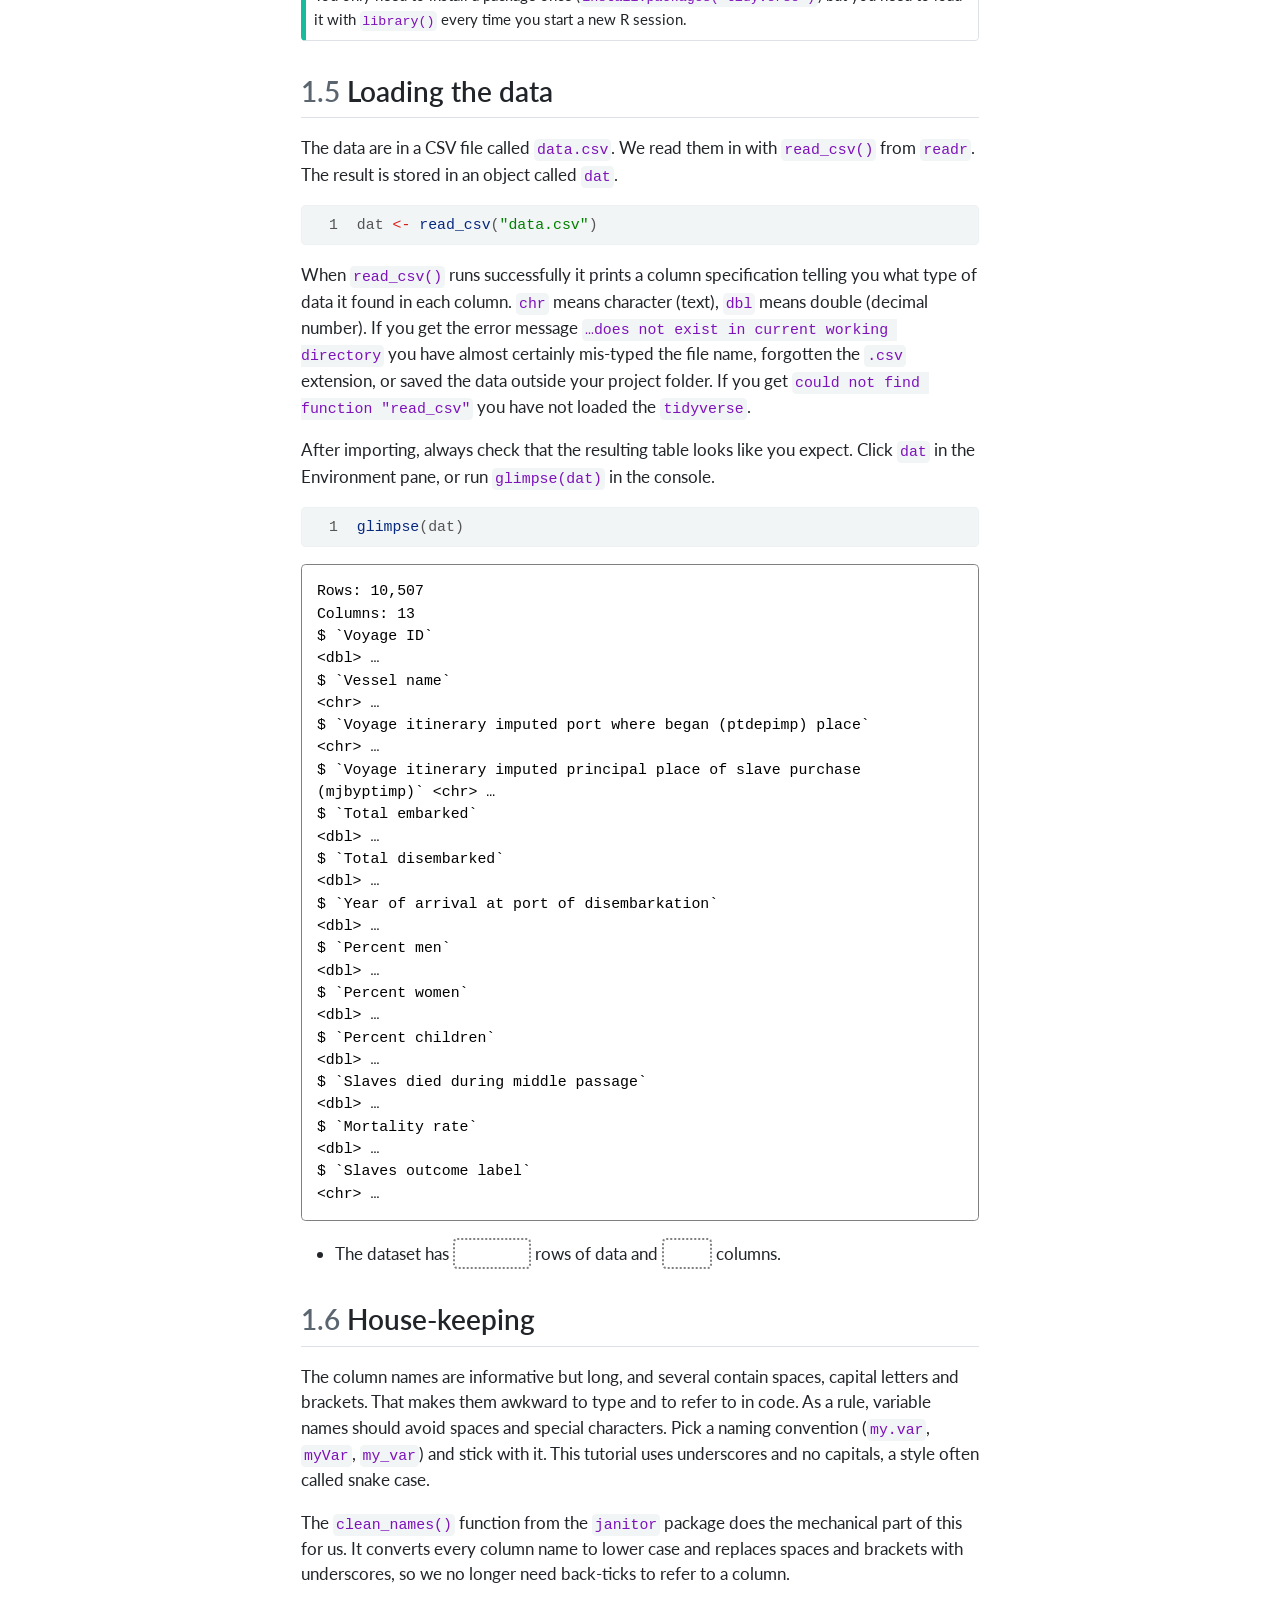
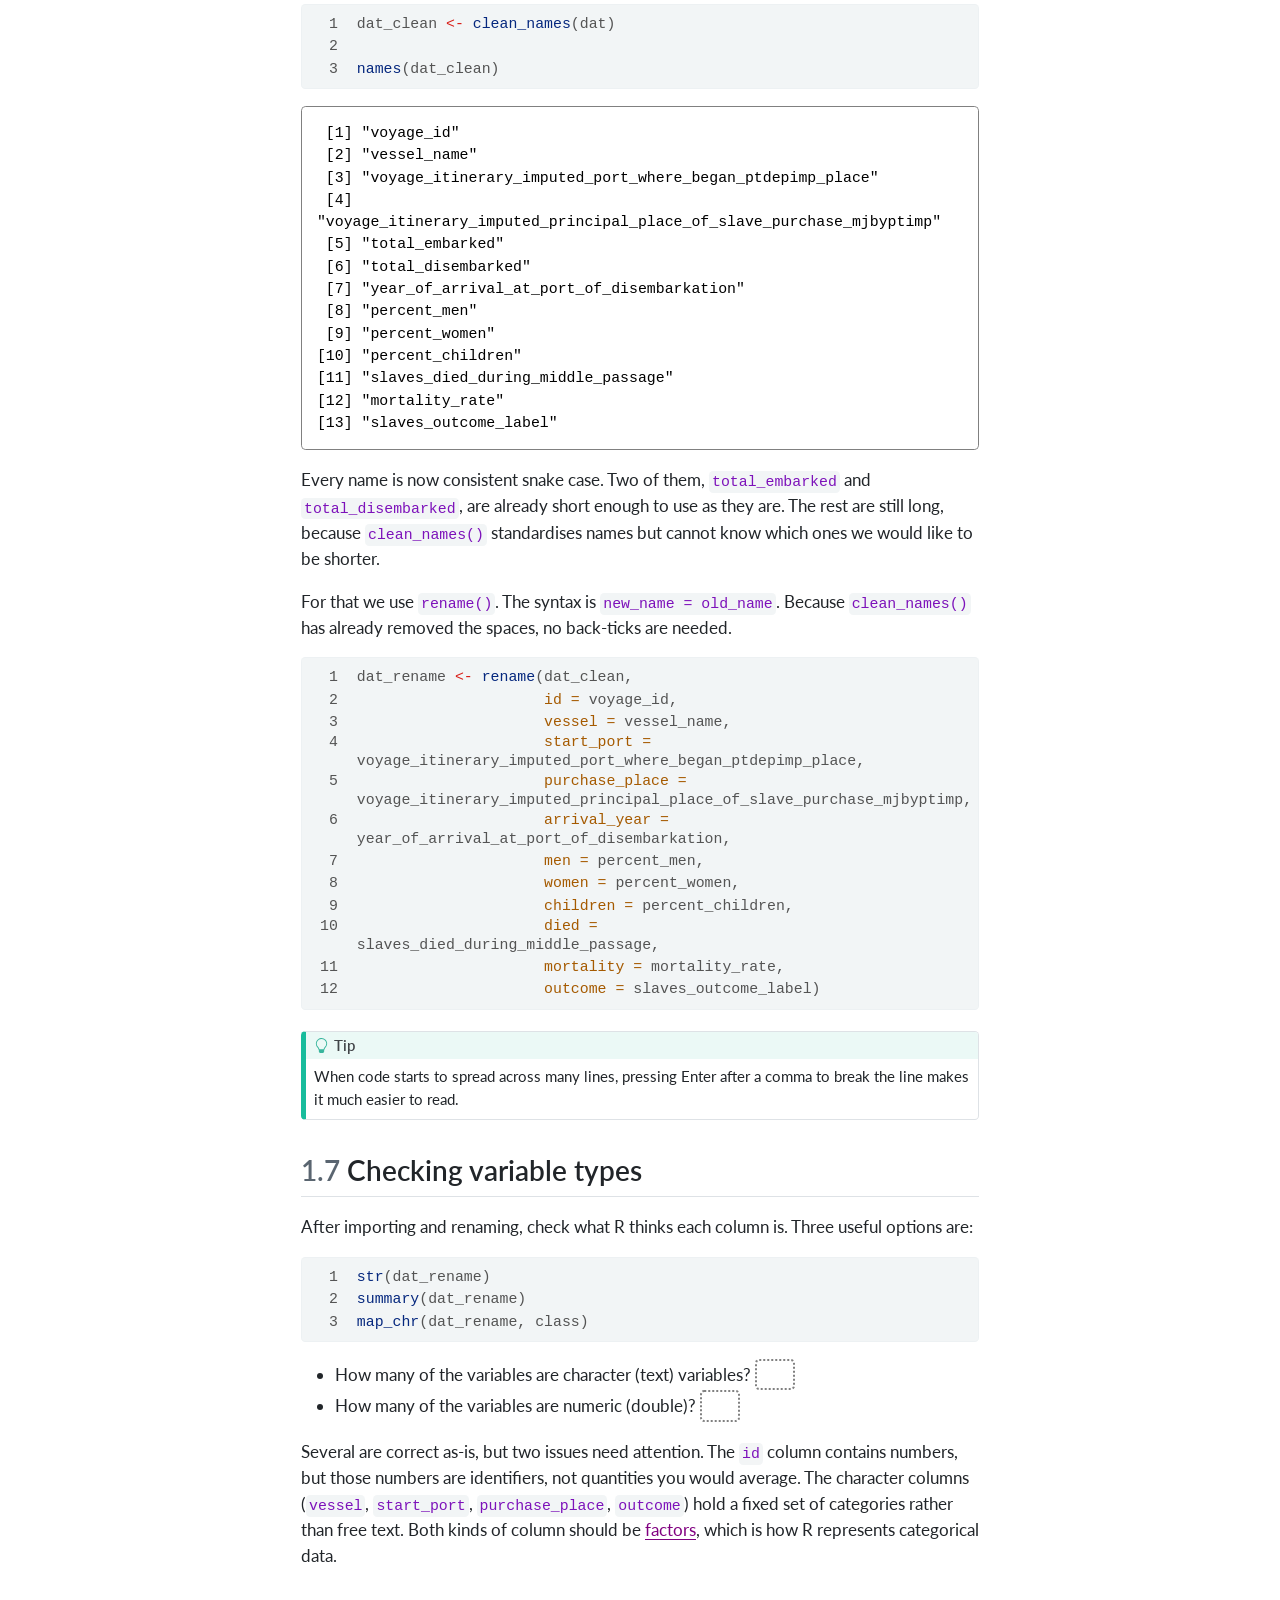
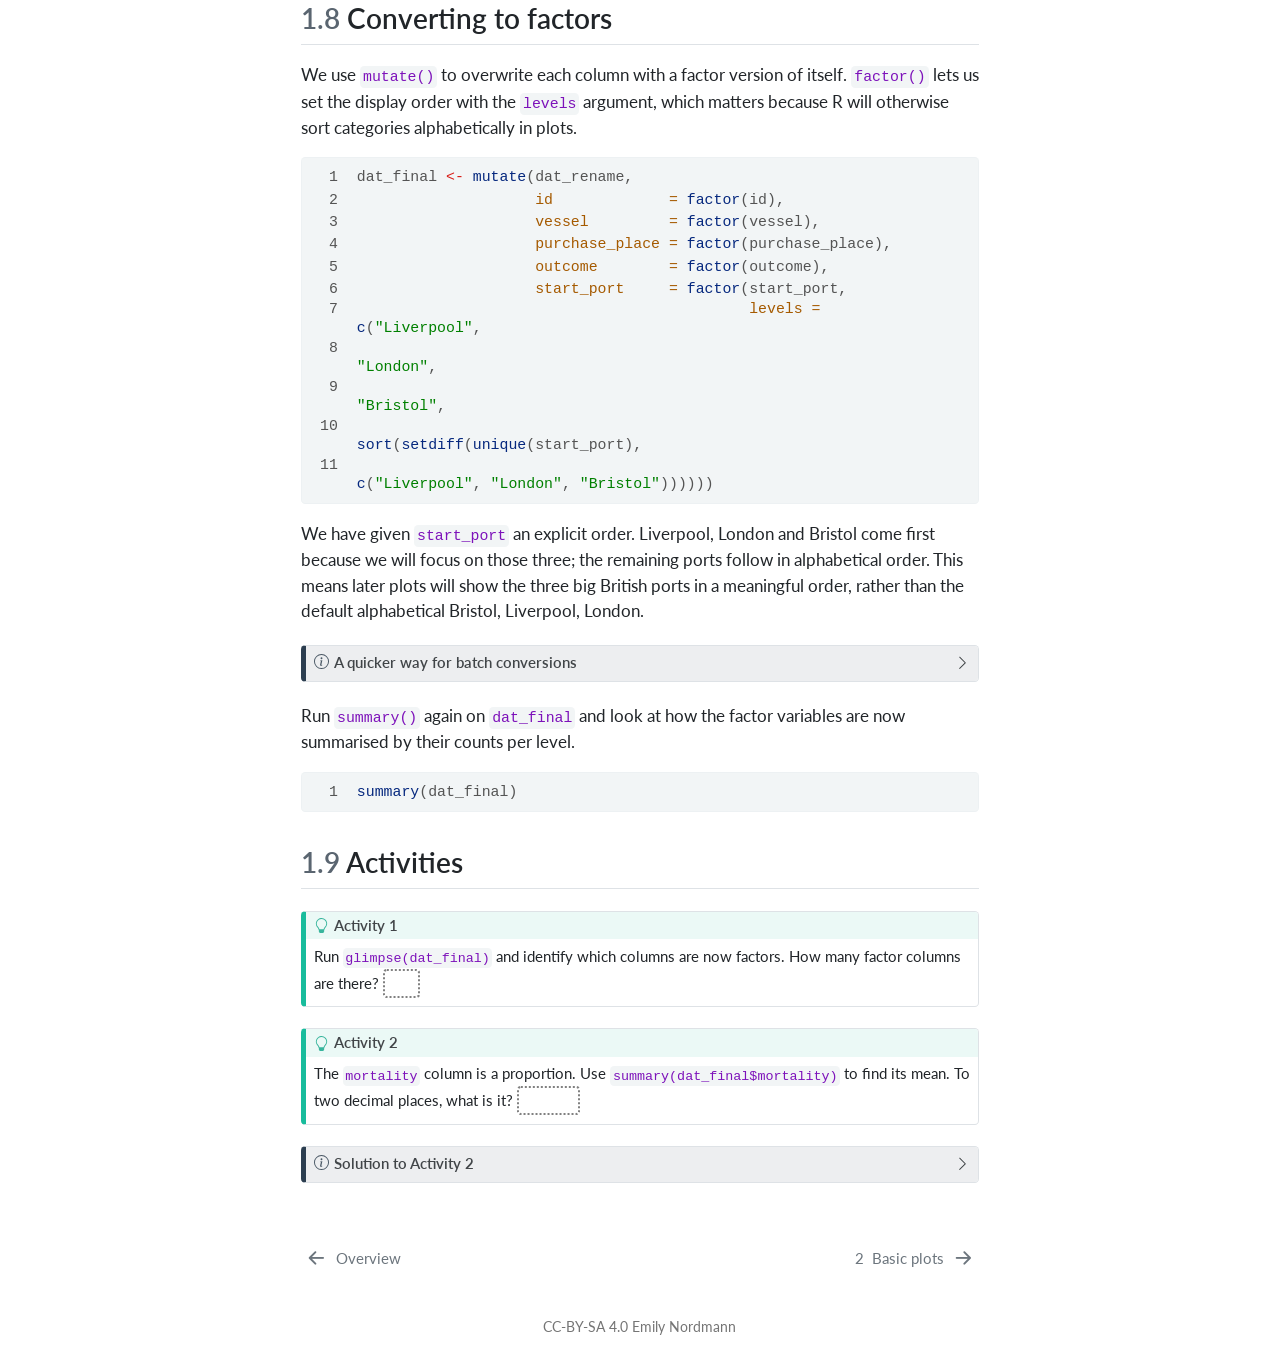
<file: docs/01-getting-started.html>
<!DOCTYPE html>
<html xmlns="http://www.w3.org/1999/xhtml" lang="en" xml:lang="en"><head>
<meta http-equiv="Content-Type" content="text/html; charset=UTF-8">
<meta charset="utf-8">
<meta name="generator" content="quarto-1.8.21">
<meta name="viewport" content="width=device-width, initial-scale=1.0, user-scalable=yes">
<meta name="description" content="A beginner’s guide to ggplot2 and data visualisation, using the Trans-Atlantic Slave Trade Database.">
<title>1&nbsp; Getting started – Intro to Data Visualisation Using R and the Slave Voyages dataset</title>
<style>
code{white-space: pre-wrap;}
span.smallcaps{font-variant: small-caps;}
div.columns{display: flex; gap: min(4vw, 1.5em);}
div.column{flex: auto; overflow-x: auto;}
div.hanging-indent{margin-left: 1.5em; text-indent: -1.5em;}
ul.task-list{list-style: none;}
ul.task-list li input[type="checkbox"] {
  width: 0.8em;
  margin: 0 0.8em 0.2em -1em; /* quarto-specific, see https://github.com/quarto-dev/quarto-cli/issues/4556 */ 
  vertical-align: middle;
}
/* CSS for syntax highlighting */
html { -webkit-text-size-adjust: 100%; }
pre > code.sourceCode { white-space: pre; position: relative; }
pre > code.sourceCode > span { display: inline-block; line-height: 1.25; }
pre > code.sourceCode > span:empty { height: 1.2em; }
.sourceCode { overflow: visible; }
code.sourceCode > span { color: inherit; text-decoration: inherit; }
div.sourceCode { margin: 1em 0; }
pre.sourceCode { margin: 0; }
@media screen {
div.sourceCode { overflow: auto; }
}
@media print {
pre > code.sourceCode { white-space: pre-wrap; }
pre > code.sourceCode > span { text-indent: -5em; padding-left: 5em; }
}
pre.numberSource code
  { counter-reset: source-line 0; }
pre.numberSource code > span
  { position: relative; left: -4em; counter-increment: source-line; }
pre.numberSource code > span > a:first-child::before
  { content: counter(source-line);
    position: relative; left: -1em; text-align: right; vertical-align: baseline;
    border: none; display: inline-block;
    -webkit-touch-callout: none; -webkit-user-select: none;
    -khtml-user-select: none; -moz-user-select: none;
    -ms-user-select: none; user-select: none;
    padding: 0 4px; width: 4em;
  }
pre.numberSource { margin-left: 3em;  padding-left: 4px; }
div.sourceCode
  {   }
@media screen {
pre > code.sourceCode > span > a:first-child::before { text-decoration: underline; }
}
</style>

<script src="site_libs/quarto-nav/quarto-nav.js"></script>
<script src="site_libs/clipboard/clipboard.min.js"></script>
<script src="site_libs/quarto-search/autocomplete.umd.js"></script>
<script src="site_libs/quarto-search/fuse.min.js"></script>
<script src="site_libs/quarto-search/quarto-search.js"></script>
<meta name="quarto:offset" content="./">
<link href="./02-basic-plots.html" rel="next">
<link href="./index.html" rel="prev">
<link href="./images/logos/logo.png" rel="icon" type="image/png">
<script src="site_libs/quarto-html/quarto.js" type="module"></script>
<script src="site_libs/quarto-html/tabsets/tabsets.js" type="module"></script>
<script src="site_libs/quarto-html/axe/axe-check.js" type="module"></script>
<script src="site_libs/quarto-html/popper.min.js"></script>
<script src="site_libs/quarto-html/tippy.umd.min.js"></script>
<script src="site_libs/quarto-html/anchor.min.js"></script>
<link href="site_libs/quarto-html/tippy.css" rel="stylesheet">
<link href="site_libs/quarto-html/quarto-syntax-highlighting-bef06593271c35acc66b6cdfb882565b.css" rel="stylesheet" class="quarto-color-scheme" id="quarto-text-highlighting-styles">
<link href="site_libs/quarto-html/quarto-syntax-highlighting-dark-ea06de1ba525ceca656e3b09b4cd3316.css" rel="stylesheet" class="quarto-color-scheme quarto-color-alternate" id="quarto-text-highlighting-styles">
<link href="site_libs/quarto-html/quarto-syntax-highlighting-bef06593271c35acc66b6cdfb882565b.css" rel="stylesheet" class="quarto-color-scheme-extra" id="quarto-text-highlighting-styles">
<script src="site_libs/bootstrap/bootstrap.min.js"></script>
<link href="site_libs/bootstrap/bootstrap-icons.css" rel="stylesheet">
<link href="site_libs/bootstrap/bootstrap-bb5d2cf76dd9d8b046063047f144de0c.min.css" rel="stylesheet" append-hash="true" class="quarto-color-scheme" id="quarto-bootstrap" data-mode="light">
<link href="site_libs/bootstrap/bootstrap-dark-c8dd5cd8506132e8ba466e2074c506b4.min.css" rel="stylesheet" append-hash="true" class="quarto-color-scheme quarto-color-alternate" id="quarto-bootstrap" data-mode="dark">
<link href="site_libs/bootstrap/bootstrap-bb5d2cf76dd9d8b046063047f144de0c.min.css" rel="stylesheet" append-hash="true" class="quarto-color-scheme-extra" id="quarto-bootstrap" data-mode="light"><script id="quarto-search-options" type="application/json">{
  "location": "sidebar",
  "copy-button": false,
  "collapse-after": 3,
  "panel-placement": "start",
  "type": "textbox",
  "limit": 50,
  "keyboard-shortcut": [
    "f",
    "/",
    "s"
  ],
  "show-item-context": false,
  "language": {
    "search-no-results-text": "No results",
    "search-matching-documents-text": "matching documents",
    "search-copy-link-title": "Copy link to search",
    "search-hide-matches-text": "Hide additional matches",
    "search-more-match-text": "more match in this document",
    "search-more-matches-text": "more matches in this document",
    "search-clear-button-title": "Clear",
    "search-text-placeholder": "",
    "search-detached-cancel-button-title": "Cancel",
    "search-submit-button-title": "Submit",
    "search-label": "Search"
  }
}</script><link rel="stylesheet" href="https://use.fontawesome.com/releases/v5.13.0/css/all.css">
<link rel="stylesheet" href="include/booktem.css">
<link rel="stylesheet" href="include/webex.css">
<link rel="stylesheet" href="include/glossary.css">
<link rel="stylesheet" href="include/style.css">
</head>
<body class="nav-sidebar floating quarto-light"><script id="quarto-html-before-body" type="application/javascript">
    const toggleBodyColorMode = (bsSheetEl) => {
      const mode = bsSheetEl.getAttribute("data-mode");
      const bodyEl = window.document.querySelector("body");
      if (mode === "dark") {
        bodyEl.classList.add("quarto-dark");
        bodyEl.classList.remove("quarto-light");
      } else {
        bodyEl.classList.add("quarto-light");
        bodyEl.classList.remove("quarto-dark");
      }
    }
    const toggleBodyColorPrimary = () => {
      const bsSheetEl = window.document.querySelector("link#quarto-bootstrap:not([rel=disabled-stylesheet])");
      if (bsSheetEl) {
        toggleBodyColorMode(bsSheetEl);
      }
    }
    const setColorSchemeToggle = (alternate) => {
      const toggles = window.document.querySelectorAll('.quarto-color-scheme-toggle');
      for (let i=0; i < toggles.length; i++) {
        const toggle = toggles[i];
        if (toggle) {
          if (alternate) {
            toggle.classList.add("alternate");
          } else {
            toggle.classList.remove("alternate");
          }
        }
      }
    };
    const toggleColorMode = (alternate) => {
      // Switch the stylesheets
      const primaryStylesheets = window.document.querySelectorAll('link.quarto-color-scheme:not(.quarto-color-alternate)');
      const alternateStylesheets = window.document.querySelectorAll('link.quarto-color-scheme.quarto-color-alternate');
      manageTransitions('#quarto-margin-sidebar .nav-link', false);
      if (alternate) {
        // note: dark is layered on light, we don't disable primary!
        enableStylesheet(alternateStylesheets);
        for (const sheetNode of alternateStylesheets) {
          if (sheetNode.id === "quarto-bootstrap") {
            toggleBodyColorMode(sheetNode);
          }
        }
      } else {
        disableStylesheet(alternateStylesheets);
        enableStylesheet(primaryStylesheets)
        toggleBodyColorPrimary();
      }
      manageTransitions('#quarto-margin-sidebar .nav-link', true);
      // Switch the toggles
      setColorSchemeToggle(alternate)
      // Hack to workaround the fact that safari doesn't
      // properly recolor the scrollbar when toggling (#1455)
      if (navigator.userAgent.indexOf('Safari') > 0 && navigator.userAgent.indexOf('Chrome') == -1) {
        manageTransitions("body", false);
        window.scrollTo(0, 1);
        setTimeout(() => {
          window.scrollTo(0, 0);
          manageTransitions("body", true);
        }, 40);
      }
    }
    const disableStylesheet = (stylesheets) => {
      for (let i=0; i < stylesheets.length; i++) {
        const stylesheet = stylesheets[i];
        stylesheet.rel = 'disabled-stylesheet';
      }
    }
    const enableStylesheet = (stylesheets) => {
      for (let i=0; i < stylesheets.length; i++) {
        const stylesheet = stylesheets[i];
        if(stylesheet.rel !== 'stylesheet') { // for Chrome, which will still FOUC without this check
          stylesheet.rel = 'stylesheet';
        }
      }
    }
    const manageTransitions = (selector, allowTransitions) => {
      const els = window.document.querySelectorAll(selector);
      for (let i=0; i < els.length; i++) {
        const el = els[i];
        if (allowTransitions) {
          el.classList.remove('notransition');
        } else {
          el.classList.add('notransition');
        }
      }
    }
    const isFileUrl = () => {
      return window.location.protocol === 'file:';
    }
    const hasAlternateSentinel = () => {
      let styleSentinel = getColorSchemeSentinel();
      if (styleSentinel !== null) {
        return styleSentinel === "alternate";
      } else {
        return false;
      }
    }
    const setStyleSentinel = (alternate) => {
      const value = alternate ? "alternate" : "default";
      if (!isFileUrl()) {
        window.localStorage.setItem("quarto-color-scheme", value);
      } else {
        localAlternateSentinel = value;
      }
    }
    const getColorSchemeSentinel = () => {
      if (!isFileUrl()) {
        const storageValue = window.localStorage.getItem("quarto-color-scheme");
        return storageValue != null ? storageValue : localAlternateSentinel;
      } else {
        return localAlternateSentinel;
      }
    }
    const toggleGiscusIfUsed = (isAlternate, darkModeDefault) => {
      const baseTheme = document.querySelector('#giscus-base-theme')?.value ?? 'light';
      const alternateTheme = document.querySelector('#giscus-alt-theme')?.value ?? 'dark';
      let newTheme = '';
      if(authorPrefersDark) {
        newTheme = isAlternate ? baseTheme : alternateTheme;
      } else {
        newTheme = isAlternate ? alternateTheme : baseTheme;
      }
      const changeGiscusTheme = () => {
        // From: https://github.com/giscus/giscus/issues/336
        const sendMessage = (message) => {
          const iframe = document.querySelector('iframe.giscus-frame');
          if (!iframe) return;
          iframe.contentWindow.postMessage({ giscus: message }, 'https://giscus.app');
        }
        sendMessage({
          setConfig: {
            theme: newTheme
          }
        });
      }
      const isGiscussLoaded = window.document.querySelector('iframe.giscus-frame') !== null;
      if (isGiscussLoaded) {
        changeGiscusTheme();
      }
    };
    const authorPrefersDark = false;
    const darkModeDefault = authorPrefersDark;
      document.querySelector('link#quarto-text-highlighting-styles.quarto-color-scheme-extra').rel = 'disabled-stylesheet';
      document.querySelector('link#quarto-bootstrap.quarto-color-scheme-extra').rel = 'disabled-stylesheet';
    let localAlternateSentinel = darkModeDefault ? 'alternate' : 'default';
    // Dark / light mode switch
    window.quartoToggleColorScheme = () => {
      // Read the current dark / light value
      let toAlternate = !hasAlternateSentinel();
      toggleColorMode(toAlternate);
      setStyleSentinel(toAlternate);
      toggleGiscusIfUsed(toAlternate, darkModeDefault);
      window.dispatchEvent(new Event('resize'));
    };
    // Switch to dark mode if need be
    if (hasAlternateSentinel()) {
      toggleColorMode(true);
    } else {
      toggleColorMode(false);
    }
  </script>

<div id="quarto-search-results"></div>
  <header id="quarto-header" class="headroom fixed-top"><nav class="quarto-secondary-nav"><div class="container-fluid d-flex">
      <button type="button" class="quarto-btn-toggle btn" data-bs-toggle="collapse" role="button" data-bs-target=".quarto-sidebar-collapse-item" aria-controls="quarto-sidebar" aria-expanded="false" aria-label="Toggle sidebar navigation" onclick="if (window.quartoToggleHeadroom) { window.quartoToggleHeadroom(); }">
        <i class="bi bi-layout-text-sidebar-reverse"></i>
      </button>
        <nav class="quarto-page-breadcrumbs" aria-label="breadcrumb"><ol class="breadcrumb"><li class="breadcrumb-item"><a href="./01-getting-started.html"><span class="chapter-number">1</span>&nbsp; <span class="chapter-title">Getting started</span></a></li></ol></nav>
        <a class="flex-grow-1" role="navigation" data-bs-toggle="collapse" data-bs-target=".quarto-sidebar-collapse-item" aria-controls="quarto-sidebar" aria-expanded="false" aria-label="Toggle sidebar navigation" onclick="if (window.quartoToggleHeadroom) { window.quartoToggleHeadroom(); }">      
        </a>
      <button type="button" class="btn quarto-search-button" aria-label="Search" onclick="window.quartoOpenSearch();">
        <i class="bi bi-search"></i>
      </button>
    </div>
  </nav></header><!-- content --><div id="quarto-content" class="quarto-container page-columns page-rows-contents page-layout-article">
<!-- sidebar -->
  <nav id="quarto-sidebar" class="sidebar collapse collapse-horizontal quarto-sidebar-collapse-item sidebar-navigation floating overflow-auto"><div class="pt-lg-2 mt-2 text-left sidebar-header sidebar-header-stacked">
      <a href="./index.html" class="sidebar-logo-link">
      </a>
    <div class="sidebar-title mb-0 py-0">
      <a href="./">Intro to Data Visualisation Using R and the Slave Voyages dataset</a> 
        <div class="sidebar-tools-main">
    <a href="https://github.com/emilynordmann/slavevoyagedata" title="Source Code" class="quarto-navigation-tool px-1" aria-label="Source Code"><i class="bi bi-github"></i></a>
  <a href="" class="quarto-color-scheme-toggle quarto-navigation-tool  px-1" onclick="window.quartoToggleColorScheme(); return false;" title="Toggle dark mode"><i class="bi"></i></a>
</div>
    </div>
      </div>
        <div class="mt-2 flex-shrink-0 align-items-center">
        <div class="sidebar-search">
        <div id="quarto-search" class="" title="Search"></div>
        </div>
        </div>
    <div class="sidebar-menu-container"> 
    <ul class="list-unstyled mt-1">
<li class="sidebar-item">
  <div class="sidebar-item-container"> 
  <a href="./index.html" class="sidebar-item-text sidebar-link">
 <span class="menu-text">Overview</span></a>
  </div>
</li>
        <li class="sidebar-item">
  <div class="sidebar-item-container"> 
  <a href="./01-getting-started.html" class="sidebar-item-text sidebar-link active">
 <span class="menu-text"><span class="chapter-number">1</span>&nbsp; <span class="chapter-title">Getting started</span></span></a>
  </div>
</li>
        <li class="sidebar-item">
  <div class="sidebar-item-container"> 
  <a href="./02-basic-plots.html" class="sidebar-item-text sidebar-link">
 <span class="menu-text"><span class="chapter-number">2</span>&nbsp; <span class="chapter-title">Basic plots</span></span></a>
  </div>
</li>
        <li class="sidebar-item">
  <div class="sidebar-item-container"> 
  <a href="./03-customising.html" class="sidebar-item-text sidebar-link">
 <span class="menu-text"><span class="chapter-number">3</span>&nbsp; <span class="chapter-title">Customising plots</span></span></a>
  </div>
</li>
        <li class="sidebar-item">
  <div class="sidebar-item-container"> 
  <a href="./04-grouped-plots.html" class="sidebar-item-text sidebar-link">
 <span class="menu-text"><span class="chapter-number">4</span>&nbsp; <span class="chapter-title">Grouped plots and overplotting</span></span></a>
  </div>
</li>
        <li class="sidebar-item">
  <div class="sidebar-item-container"> 
  <a href="./05-reshaping.html" class="sidebar-item-text sidebar-link">
 <span class="menu-text"><span class="chapter-number">5</span>&nbsp; <span class="chapter-title">Reshaping data and combining plots</span></span></a>
  </div>
</li>
        <li class="sidebar-item">
  <div class="sidebar-item-container"> 
  <a href="./06-saving-sharing.html" class="sidebar-item-text sidebar-link">
 <span class="menu-text"><span class="chapter-number">6</span>&nbsp; <span class="chapter-title">Saving and sharing plots</span></span></a>
  </div>
</li>
        <li class="sidebar-item sidebar-item-section">
      <div class="sidebar-item-container"> 
            <a class="sidebar-item-text sidebar-link text-start" data-bs-toggle="collapse" data-bs-target="#quarto-sidebar-section-1" role="navigation" aria-expanded="true">
 <span class="menu-text">Appendices</span></a>
          <a class="sidebar-item-toggle text-start" data-bs-toggle="collapse" data-bs-target="#quarto-sidebar-section-1" role="navigation" aria-expanded="true" aria-label="Toggle section">
            <i class="bi bi-chevron-right ms-2"></i>
          </a> 
      </div>
      <ul id="quarto-sidebar-section-1" class="collapse list-unstyled sidebar-section depth1 show">
<li class="sidebar-item">
  <div class="sidebar-item-container"> 
  <a href="./app-installing-r.html" class="sidebar-item-text sidebar-link">
 <span class="menu-text"><span class="chapter-number">A</span>&nbsp; <span class="chapter-title">Installing R and RStudio</span></span></a>
  </div>
</li>
          <li class="sidebar-item">
  <div class="sidebar-item-container"> 
  <a href="./app-glossary.html" class="sidebar-item-text sidebar-link">
 <span class="menu-text"><span class="chapter-number">B</span>&nbsp; <span class="chapter-title">Glossary</span></span></a>
  </div>
</li>
          <li class="sidebar-item">
  <div class="sidebar-item-container"> 
  <a href="./app-resources.html" class="sidebar-item-text sidebar-link">
 <span class="menu-text"><span class="chapter-number">C</span>&nbsp; <span class="chapter-title">Further resources</span></span></a>
  </div>
</li>
          <li class="sidebar-item">
  <div class="sidebar-item-container"> 
  <a href="./references.html" class="sidebar-item-text sidebar-link">
 <span class="menu-text">References</span></a>
  </div>
</li>
      </ul>
</li>
    </ul>
</div>
</nav><div id="quarto-sidebar-glass" class="quarto-sidebar-collapse-item" data-bs-toggle="collapse" data-bs-target=".quarto-sidebar-collapse-item"></div>
<!-- margin-sidebar -->
    <div id="quarto-margin-sidebar" class="sidebar margin-sidebar">
        <nav id="TOC" role="doc-toc" class="toc-active"><h2 id="toc-title">Table of contents</h2>
   
  <ul>
<li><a href="#intended-learning-outcomes" id="toc-intended-learning-outcomes" class="nav-link active" data-scroll-target="#intended-learning-outcomes"><span class="header-section-number">1.1</span> Intended learning outcomes</a></li>
  <li><a href="#functions-used" id="toc-functions-used" class="nav-link" data-scroll-target="#functions-used"><span class="header-section-number">1.2</span> Functions used</a></li>
  <li><a href="#set-up" id="toc-set-up" class="nav-link" data-scroll-target="#set-up"><span class="header-section-number">1.3</span> Set-up</a></li>
  <li><a href="#loading-packages" id="toc-loading-packages" class="nav-link" data-scroll-target="#loading-packages"><span class="header-section-number">1.4</span> Loading packages</a></li>
  <li><a href="#loading-the-data" id="toc-loading-the-data" class="nav-link" data-scroll-target="#loading-the-data"><span class="header-section-number">1.5</span> Loading the data</a></li>
  <li><a href="#house-keeping" id="toc-house-keeping" class="nav-link" data-scroll-target="#house-keeping"><span class="header-section-number">1.6</span> House-keeping</a></li>
  <li><a href="#checking-variable-types" id="toc-checking-variable-types" class="nav-link" data-scroll-target="#checking-variable-types"><span class="header-section-number">1.7</span> Checking variable types</a></li>
  <li><a href="#converting-to-factors" id="toc-converting-to-factors" class="nav-link" data-scroll-target="#converting-to-factors"><span class="header-section-number">1.8</span> Converting to factors</a></li>
  <li><a href="#activities" id="toc-activities" class="nav-link" data-scroll-target="#activities"><span class="header-section-number">1.9</span> Activities</a></li>
  </ul><div class="toc-actions"><ul><li><a href="https://github.com/emilynordmann/slavevoyagedata/edit/main/01-getting-started.qmd" class="toc-action"><i class="bi bi-github"></i>Edit this page</a></li><li><a href="https://github.com/emilynordmann/slavevoyagedata/issues/new" class="toc-action"><i class="bi empty"></i>Report an issue</a></li></ul></div></nav>
    </div>
<!-- main -->
<main class="content" id="quarto-document-content"><header id="title-block-header" class="quarto-title-block default"><div class="quarto-title">
<h1 class="title"><span id="sec-getting-started" class="quarto-section-identifier"><span class="chapter-number">1</span>&nbsp; <span class="chapter-title">Getting started</span></span></h1>
</div>



<div class="quarto-title-meta">

    
  
    
  </div>
  


</header><section id="intended-learning-outcomes" class="level2" data-number="1.1"><h2 data-number="1.1" class="anchored" data-anchor-id="intended-learning-outcomes">
<span class="header-section-number">1.1</span> Intended learning outcomes</h2>
<p>By the end of this chapter you will be able to:</p>
<ul>
<li>Load the <code>tidyverse</code>, <code>janitor</code> and <code>patchwork</code> packages</li>
<li>Read a CSV file into R with <code>read_csv()</code> and verify the import worked</li>
<li>Standardise messy column names with <code>clean_names()</code> from the <code>janitor</code> package</li>
<li>Rename variables with <code>rename()</code> to make them easier to work with</li>
<li>Convert columns to factors with <code><a href="https://rdrr.io/r/base/factor.html">factor()</a></code>, controlling the display order</li>
<li>Use <code>mutate()</code> and <code>across()</code> to transform several columns at once</li>
</ul></section><section id="functions-used" class="level2" data-number="1.2"><h2 data-number="1.2" class="anchored" data-anchor-id="functions-used">
<span class="header-section-number">1.2</span> Functions used</h2>
<ul>
<li>tidyverse (load with <code><a href="https://tidyverse.tidyverse.org">library(tidyverse)</a></code>)
<ul>
<li>readr: <code>read_csv()</code>
</li>
<li>dplyr: <code>rename()</code>, <code>mutate()</code>, <code>across()</code>
</li>
<li>tibble: <code>glimpse()</code>
</li>
<li>purrr: <code>map_chr()</code>
</li>
</ul>
</li>
<li>janitor: <code>clean_names()</code>
</li>
<li>base R: <code><a href="https://rdrr.io/r/base/summary.html">summary()</a></code>, <code><a href="https://rdrr.io/r/utils/str.html">str()</a></code>, <code><a href="https://rdrr.io/r/base/factor.html">factor()</a></code>, <code><a href="https://rdrr.io/r/base/c.html">c()</a></code>
</li>
</ul></section><section id="set-up" class="level2" data-number="1.3"><h2 data-number="1.3" class="anchored" data-anchor-id="set-up">
<span class="header-section-number">1.3</span> Set-up</h2>
<p>For this tutorial you will find it helpful to write your code in a <a href="https://quarto.org/">Quarto</a> document. Quarto lets you intersperse code, output and notes in a single file that is easy to share. If you have not used Quarto before, the <a href="https://psyteachr.github.io/ads-v3/02-reports.html">Quarto Reports</a> chapter of <code>ads-v3</code> is a good starting point.</p>
<ol type="1">
<li>Open RStudio.</li>
<li>Create a new RStudio project in a fresh folder.</li>
<li>Download <a href="data.csv" download="">this data</a> into that folder.</li>
<li>Create a new Quarto document.</li>
<li>Replace the default setup chunk at the top of your <code>.qmd</code> file with the one below.</li>
</ol>
<div class="code-copy-outer-scaffold"><div class="sourceCode" id="cb1"><pre class="sourceCode numberSource markdown number-lines code-with-copy"><code class="sourceCode markdown"><span id="cb1-1"><a href="#cb1-1"></a><span class="in">```{r}</span></span>
<span id="cb1-2"><a href="#cb1-2"></a><span class="co">#| label: setup</span></span>
<span id="cb1-3"><a href="#cb1-3"></a><span class="co">#| include: false</span></span>
<span id="cb1-4"><a href="#cb1-4"></a></span>
<span id="cb1-5"><a href="#cb1-5"></a><span class="fu">library</span>(tidyverse)</span>
<span id="cb1-6"><a href="#cb1-6"></a><span class="fu">library</span>(janitor)</span>
<span id="cb1-7"><a href="#cb1-7"></a><span class="fu">library</span>(patchwork)</span>
<span id="cb1-8"><a href="#cb1-8"></a><span class="in">```</span></span></code></pre></div><button title="Copy to Clipboard" class="code-copy-button"><i class="bi"></i></button></div>
</section><section id="loading-packages" class="level2" data-number="1.4"><h2 data-number="1.4" class="anchored" data-anchor-id="loading-packages">
<span class="header-section-number">1.4</span> Loading packages</h2>
<p>The main package we will use is the <code>tidyverse</code> collection. This loads <code>readr</code> for importing data, <code>dplyr</code> for wrangling, <code>tidyr</code> for reshaping, and <code>ggplot2</code> for plotting, along with several others. We will also use <code>janitor</code> to tidy up the column names, and <code>patchwork</code> later to combine multiple plots into a single figure. <code>janitor</code> and <code>patchwork</code> are separate packages, so install them first with <code>install.packages(c("janitor", "patchwork"))</code> if you have not already.</p>
<div class="cell" data-layout-align="center">
<div class="code-copy-outer-scaffold"><div class="sourceCode cell-code" id="cb2"><pre class="sourceCode numberSource r number-lines code-with-copy"><code class="sourceCode r"><span id="cb2-1"><a href="#cb2-1"></a><span class="fu">library</span>(tidyverse)</span>
<span id="cb2-2"><a href="#cb2-2"></a><span class="fu">library</span>(janitor)</span>
<span id="cb2-3"><a href="#cb2-3"></a><span class="fu">library</span>(patchwork)</span></code></pre></div><button title="Copy to Clipboard" class="code-copy-button"><i class="bi"></i></button></div>
</div>
<div class="callout callout-style-default callout-tip callout-titled">
<div class="callout-header d-flex align-content-center">
<div class="callout-icon-container">
<i class="callout-icon"></i>
</div>
<div class="callout-title-container flex-fill">
Tip
</div>
</div>
<div class="callout-body-container callout-body">
<p>You only need to install a package once (<code>install.packages("tidyverse")</code>) but you need to load it with <code><a href="https://rdrr.io/r/base/library.html">library()</a></code> every time you start a new R session.</p>
</div>
</div>
</section><section id="loading-the-data" class="level2" data-number="1.5"><h2 data-number="1.5" class="anchored" data-anchor-id="loading-the-data">
<span class="header-section-number">1.5</span> Loading the data</h2>
<p>The data are in a CSV file called <code>data.csv</code>. We read them in with <code>read_csv()</code> from <code>readr</code>. The result is stored in an object called <code>dat</code>.</p>
<div class="cell" data-layout-align="center">
<div class="code-copy-outer-scaffold"><div class="sourceCode cell-code" id="cb3"><pre class="sourceCode numberSource r number-lines code-with-copy"><code class="sourceCode r"><span id="cb3-1"><a href="#cb3-1"></a>dat <span class="ot">&lt;-</span> <span class="fu">read_csv</span>(<span class="st">"data.csv"</span>)</span></code></pre></div><button title="Copy to Clipboard" class="code-copy-button"><i class="bi"></i></button></div>
</div>
<p>When <code>read_csv()</code> runs successfully it prints a column specification telling you what type of data it found in each column. <code>chr</code> means character (text), <code>dbl</code> means double (decimal number). If you get the error message <code>…does not exist in current working directory</code> you have almost certainly mis-typed the file name, forgotten the <code>.csv</code> extension, or saved the data outside your project folder. If you get <code>could not find function "read_csv"</code> you have not loaded the <code>tidyverse</code>.</p>
<p>After importing, always check that the resulting table looks like you expect. Click <code>dat</code> in the Environment pane, or run <code>glimpse(dat)</code> in the console.</p>
<div class="cell" data-layout-align="center">
<div class="code-copy-outer-scaffold"><div class="sourceCode cell-code" id="cb4"><pre class="sourceCode numberSource r number-lines code-with-copy"><code class="sourceCode r"><span id="cb4-1"><a href="#cb4-1"></a><span class="fu">glimpse</span>(dat)</span></code></pre></div><button title="Copy to Clipboard" class="code-copy-button"><i class="bi"></i></button></div>
<div class="cell-output cell-output-stdout">
<pre><code>Rows: 10,507
Columns: 13
$ `Voyage ID`                                                              &lt;dbl&gt; …
$ `Vessel name`                                                            &lt;chr&gt; …
$ `Voyage itinerary imputed port where began (ptdepimp) place`             &lt;chr&gt; …
$ `Voyage itinerary imputed principal place of slave purchase (mjbyptimp)` &lt;chr&gt; …
$ `Total embarked`                                                         &lt;dbl&gt; …
$ `Total disembarked`                                                      &lt;dbl&gt; …
$ `Year of arrival at port of disembarkation`                              &lt;dbl&gt; …
$ `Percent men`                                                            &lt;dbl&gt; …
$ `Percent women`                                                          &lt;dbl&gt; …
$ `Percent children`                                                       &lt;dbl&gt; …
$ `Slaves died during middle passage`                                      &lt;dbl&gt; …
$ `Mortality rate`                                                         &lt;dbl&gt; …
$ `Slaves outcome label`                                                   &lt;chr&gt; …</code></pre>
</div>
</div>
<ul>
<li>The dataset has <input class="webex-solveme nospaces" size="5" data-answer="[&quot;10507&quot;]"> rows of data and <input class="webex-solveme nospaces" size="2" data-answer="[&quot;13&quot;]"> columns.</li>
</ul></section><section id="house-keeping" class="level2" data-number="1.6"><h2 data-number="1.6" class="anchored" data-anchor-id="house-keeping">
<span class="header-section-number">1.6</span> House-keeping</h2>
<p>The column names are informative but long, and several contain spaces, capital letters and brackets. That makes them awkward to type and to refer to in code. As a rule, variable names should avoid spaces and special characters. Pick a naming convention (<code>my.var</code>, <code>myVar</code>, <code>my_var</code>) and stick with it. This tutorial uses underscores and no capitals, a style often called snake case.</p>
<p>The <code>clean_names()</code> function from the <code>janitor</code> package does the mechanical part of this for us. It converts every column name to lower case and replaces spaces and brackets with underscores, so we no longer need back-ticks to refer to a column.</p>
<div class="cell" data-layout-align="center">
<div class="code-copy-outer-scaffold"><div class="sourceCode cell-code" id="cb6"><pre class="sourceCode numberSource r number-lines code-with-copy"><code class="sourceCode r"><span id="cb6-1"><a href="#cb6-1"></a>dat_clean <span class="ot">&lt;-</span> <span class="fu">clean_names</span>(dat)</span>
<span id="cb6-2"><a href="#cb6-2"></a></span>
<span id="cb6-3"><a href="#cb6-3"></a><span class="fu">names</span>(dat_clean)</span></code></pre></div><button title="Copy to Clipboard" class="code-copy-button"><i class="bi"></i></button></div>
<div class="cell-output cell-output-stdout">
<pre><code> [1] "voyage_id"                                                           
 [2] "vessel_name"                                                         
 [3] "voyage_itinerary_imputed_port_where_began_ptdepimp_place"            
 [4] "voyage_itinerary_imputed_principal_place_of_slave_purchase_mjbyptimp"
 [5] "total_embarked"                                                      
 [6] "total_disembarked"                                                   
 [7] "year_of_arrival_at_port_of_disembarkation"                           
 [8] "percent_men"                                                         
 [9] "percent_women"                                                       
[10] "percent_children"                                                    
[11] "slaves_died_during_middle_passage"                                   
[12] "mortality_rate"                                                      
[13] "slaves_outcome_label"                                                </code></pre>
</div>
</div>
<p>Every name is now consistent snake case. Two of them, <code>total_embarked</code> and <code>total_disembarked</code>, are already short enough to use as they are. The rest are still long, because <code>clean_names()</code> standardises names but cannot know which ones we would like to be shorter.</p>
<p>For that we use <code>rename()</code>. The syntax is <code>new_name = old_name</code>. Because <code>clean_names()</code> has already removed the spaces, no back-ticks are needed.</p>
<div class="cell" data-layout-align="center">
<div class="code-copy-outer-scaffold"><div class="sourceCode cell-code" id="cb8"><pre class="sourceCode numberSource r number-lines code-with-copy"><code class="sourceCode r"><span id="cb8-1"><a href="#cb8-1"></a>dat_rename <span class="ot">&lt;-</span> <span class="fu">rename</span>(dat_clean,</span>
<span id="cb8-2"><a href="#cb8-2"></a>                     <span class="at">id =</span> voyage_id,</span>
<span id="cb8-3"><a href="#cb8-3"></a>                     <span class="at">vessel =</span> vessel_name,</span>
<span id="cb8-4"><a href="#cb8-4"></a>                     <span class="at">start_port =</span> voyage_itinerary_imputed_port_where_began_ptdepimp_place,</span>
<span id="cb8-5"><a href="#cb8-5"></a>                     <span class="at">purchase_place =</span> voyage_itinerary_imputed_principal_place_of_slave_purchase_mjbyptimp,</span>
<span id="cb8-6"><a href="#cb8-6"></a>                     <span class="at">arrival_year =</span> year_of_arrival_at_port_of_disembarkation,</span>
<span id="cb8-7"><a href="#cb8-7"></a>                     <span class="at">men =</span> percent_men,</span>
<span id="cb8-8"><a href="#cb8-8"></a>                     <span class="at">women =</span> percent_women,</span>
<span id="cb8-9"><a href="#cb8-9"></a>                     <span class="at">children =</span> percent_children,</span>
<span id="cb8-10"><a href="#cb8-10"></a>                     <span class="at">died =</span> slaves_died_during_middle_passage,</span>
<span id="cb8-11"><a href="#cb8-11"></a>                     <span class="at">mortality =</span> mortality_rate,</span>
<span id="cb8-12"><a href="#cb8-12"></a>                     <span class="at">outcome =</span> slaves_outcome_label)</span></code></pre></div><button title="Copy to Clipboard" class="code-copy-button"><i class="bi"></i></button></div>
</div>
<div class="callout callout-style-default callout-tip callout-titled">
<div class="callout-header d-flex align-content-center">
<div class="callout-icon-container">
<i class="callout-icon"></i>
</div>
<div class="callout-title-container flex-fill">
Tip
</div>
</div>
<div class="callout-body-container callout-body">
<p>When code starts to spread across many lines, pressing Enter after a comma to break the line makes it much easier to read.</p>
</div>
</div>
</section><section id="checking-variable-types" class="level2" data-number="1.7"><h2 data-number="1.7" class="anchored" data-anchor-id="checking-variable-types">
<span class="header-section-number">1.7</span> Checking variable types</h2>
<p>After importing and renaming, check what R thinks each column is. Three useful options are:</p>
<div class="cell" data-layout-align="center">
<div class="code-copy-outer-scaffold"><div class="sourceCode cell-code" id="cb9"><pre class="sourceCode numberSource r number-lines code-with-copy"><code class="sourceCode r"><span id="cb9-1"><a href="#cb9-1"></a><span class="fu">str</span>(dat_rename)</span>
<span id="cb9-2"><a href="#cb9-2"></a><span class="fu">summary</span>(dat_rename)</span>
<span id="cb9-3"><a href="#cb9-3"></a><span class="fu">map_chr</span>(dat_rename, class)</span></code></pre></div><button title="Copy to Clipboard" class="code-copy-button"><i class="bi"></i></button></div>
</div>
<ul>
<li>How many of the variables are character (text) variables? <input class="webex-solveme nospaces" size="1" data-answer="[&quot;4&quot;]">
</li>
<li>How many of the variables are numeric (double)? <input class="webex-solveme nospaces" size="1" data-answer="[&quot;9&quot;]">
</li>
</ul>
<p>Several are correct as-is, but two issues need attention. The <code>id</code> column contains numbers, but those numbers are identifiers, not quantities you would average. The character columns (<code>vessel</code>, <code>start_port</code>, <code>purchase_place</code>, <code>outcome</code>) hold a fixed set of categories rather than free text. Both kinds of column should be <a class="glossary" title="A data type in R that represents categorical data. A factor has a fixed set of values, called levels, and an order in which those levels are displayed.">factors</a>, which is how R represents categorical data.</p>
</section><section id="converting-to-factors" class="level2" data-number="1.8"><h2 data-number="1.8" class="anchored" data-anchor-id="converting-to-factors">
<span class="header-section-number">1.8</span> Converting to factors</h2>
<p>We use <code>mutate()</code> to overwrite each column with a factor version of itself. <code><a href="https://rdrr.io/r/base/factor.html">factor()</a></code> lets us set the display order with the <code>levels</code> argument, which matters because R will otherwise sort categories alphabetically in plots.</p>
<div class="cell" data-layout-align="center">
<div class="code-copy-outer-scaffold"><div class="sourceCode cell-code" id="cb10"><pre class="sourceCode numberSource r number-lines code-with-copy"><code class="sourceCode r"><span id="cb10-1"><a href="#cb10-1"></a>dat_final <span class="ot">&lt;-</span> <span class="fu">mutate</span>(dat_rename,</span>
<span id="cb10-2"><a href="#cb10-2"></a>                    <span class="at">id             =</span> <span class="fu">factor</span>(id),</span>
<span id="cb10-3"><a href="#cb10-3"></a>                    <span class="at">vessel         =</span> <span class="fu">factor</span>(vessel),</span>
<span id="cb10-4"><a href="#cb10-4"></a>                    <span class="at">purchase_place =</span> <span class="fu">factor</span>(purchase_place),</span>
<span id="cb10-5"><a href="#cb10-5"></a>                    <span class="at">outcome        =</span> <span class="fu">factor</span>(outcome),</span>
<span id="cb10-6"><a href="#cb10-6"></a>                    <span class="at">start_port     =</span> <span class="fu">factor</span>(start_port,</span>
<span id="cb10-7"><a href="#cb10-7"></a>                                            <span class="at">levels =</span> <span class="fu">c</span>(<span class="st">"Liverpool"</span>,</span>
<span id="cb10-8"><a href="#cb10-8"></a>                                                       <span class="st">"London"</span>,</span>
<span id="cb10-9"><a href="#cb10-9"></a>                                                       <span class="st">"Bristol"</span>,</span>
<span id="cb10-10"><a href="#cb10-10"></a>                                                       <span class="fu">sort</span>(<span class="fu">setdiff</span>(<span class="fu">unique</span>(start_port),</span>
<span id="cb10-11"><a href="#cb10-11"></a>                                                                    <span class="fu">c</span>(<span class="st">"Liverpool"</span>, <span class="st">"London"</span>, <span class="st">"Bristol"</span>))))))</span></code></pre></div><button title="Copy to Clipboard" class="code-copy-button"><i class="bi"></i></button></div>
</div>
<p>We have given <code>start_port</code> an explicit order. Liverpool, London and Bristol come first because we will focus on those three; the remaining ports follow in alphabetical order. This means later plots will show the three big British ports in a meaningful order, rather than the default alphabetical Bristol, Liverpool, London.</p>
<div class="callout callout-style-default callout-note callout-titled">
<div class="callout-header d-flex align-content-center collapsed" data-bs-toggle="collapse" data-bs-target=".callout-3-contents" aria-controls="callout-3" aria-expanded="false" aria-label="Toggle callout">
<div class="callout-icon-container">
<i class="callout-icon"></i>
</div>
<div class="callout-title-container flex-fill">
<span class="screen-reader-only">Note</span>A quicker way for batch conversions
</div>
<div class="callout-btn-toggle d-inline-block border-0 py-1 ps-1 pe-0 float-end"><i class="callout-toggle"></i></div>
</div>
<div id="callout-3" class="callout-3-contents callout-collapse collapse">
<div class="callout-body-container callout-body">
<p>If you do not need to control the levels for each column individually, you can convert several columns at once with <code>across()</code>:</p>
<div class="cell" data-layout-align="center">
<div class="code-copy-outer-scaffold"><div class="sourceCode cell-code" id="cb11"><pre class="sourceCode numberSource r number-lines code-with-copy"><code class="sourceCode r"><span id="cb11-1"><a href="#cb11-1"></a>dat_final <span class="ot">&lt;-</span> <span class="fu">mutate</span>(dat_rename,</span>
<span id="cb11-2"><a href="#cb11-2"></a>                    <span class="fu">across</span>(<span class="fu">c</span>(id, vessel, purchase_place, outcome, start_port),</span>
<span id="cb11-3"><a href="#cb11-3"></a>                           as.factor))</span></code></pre></div><button title="Copy to Clipboard" class="code-copy-button"><i class="bi"></i></button></div>
</div>
<p>This is more compact but loses the explicit ordering of <code>start_port</code>. See the <a href="https://dplyr.tidyverse.org/reference/across.html"><code>dplyr</code> documentation</a> for more.</p>
</div>
</div>
</div>
<p>Run <code><a href="https://rdrr.io/r/base/summary.html">summary()</a></code> again on <code>dat_final</code> and look at how the factor variables are now summarised by their counts per level.</p>
<div class="cell" data-layout-align="center">
<div class="code-copy-outer-scaffold"><div class="sourceCode cell-code" id="cb12"><pre class="sourceCode numberSource r number-lines code-with-copy"><code class="sourceCode r"><span id="cb12-1"><a href="#cb12-1"></a><span class="fu">summary</span>(dat_final)</span></code></pre></div><button title="Copy to Clipboard" class="code-copy-button"><i class="bi"></i></button></div>
</div>
</section><section id="activities" class="level2" data-number="1.9"><h2 data-number="1.9" class="anchored" data-anchor-id="activities">
<span class="header-section-number">1.9</span> Activities</h2>
<div class="callout callout-style-default callout-tip callout-titled">
<div class="callout-header d-flex align-content-center">
<div class="callout-icon-container">
<i class="callout-icon"></i>
</div>
<div class="callout-title-container flex-fill">
<span class="screen-reader-only">Tip</span>Activity 1
</div>
</div>
<div class="callout-body-container callout-body">
<p>Run <code>glimpse(dat_final)</code> and identify which columns are now factors. How many factor columns are there? <input class="webex-solveme nospaces" size="1" data-answer="[&quot;5&quot;]"></p>
</div>
</div>
<div class="callout callout-style-default callout-tip callout-titled">
<div class="callout-header d-flex align-content-center">
<div class="callout-icon-container">
<i class="callout-icon"></i>
</div>
<div class="callout-title-container flex-fill">
<span class="screen-reader-only">Tip</span>Activity 2
</div>
</div>
<div class="callout-body-container callout-body">
<p>The <code>mortality</code> column is a proportion. Use <code>summary(dat_final$mortality)</code> to find its mean. To two decimal places, what is it? <input class="webex-solveme nospaces" size="4" data-answer="[&quot;.18&quot;,&quot;0.18&quot;]"></p>
</div>
</div>
<div class="callout callout-style-default callout-note callout-titled">
<div class="callout-header d-flex align-content-center collapsed" data-bs-toggle="collapse" data-bs-target=".callout-6-contents" aria-controls="callout-6" aria-expanded="false" aria-label="Toggle callout">
<div class="callout-icon-container">
<i class="callout-icon"></i>
</div>
<div class="callout-title-container flex-fill">
<span class="screen-reader-only">Note</span>Solution to Activity 2
</div>
<div class="callout-btn-toggle d-inline-block border-0 py-1 ps-1 pe-0 float-end"><i class="callout-toggle"></i></div>
</div>
<div id="callout-6" class="callout-6-contents callout-collapse collapse">
<div class="callout-body-container callout-body">
<div class="cell" data-layout-align="center">
<div class="code-copy-outer-scaffold"><div class="sourceCode cell-code" id="cb13"><pre class="sourceCode numberSource r number-lines code-with-copy"><code class="sourceCode r"><span id="cb13-1"><a href="#cb13-1"></a><span class="fu">summary</span>(dat_final<span class="sc">$</span>mortality)</span></code></pre></div><button title="Copy to Clipboard" class="code-copy-button"><i class="bi"></i></button></div>
</div>
<p>The mean mortality rate across the 10,507 voyages in this subset is about 0.18 (18%).</p>
</div>
</div>
</div>


</section></main><!-- /main --><script>

/* update total correct if #webex-total_correct exists */
update_total_correct = function() {
  console.log("webex: update total_correct");

  var t = document.getElementsByClassName("webex-total_correct");
  for (var i = 0; i < t.length; i++) {
    p = t[i].parentElement;
    var correct = p.getElementsByClassName("webex-correct").length;
    var solvemes = p.getElementsByClassName("webex-solveme").length;
    var radiogroups = p.getElementsByClassName("webex-radiogroup").length;
    var selects = p.getElementsByClassName("webex-select").length;

    t[i].innerHTML = correct + " of " + (solvemes + radiogroups + selects) + " correct";
  }
}

/* webex-solution button toggling function */
b_func = function() {
  console.log("webex: toggle hide");

  var cl = this.parentElement.classList;
  if (cl.contains('open')) {
    cl.remove("open");
  } else {
    cl.add("open");
  }
}

/* check answers */
check_func = function() {
  console.log("webex: check answers");

  var cl = this.parentElement.classList;
  if (cl.contains('unchecked')) {
    cl.remove("unchecked");
    this.innerHTML = "Hide Answers";
  } else {
    cl.add("unchecked");
    this.innerHTML = "Show Answers";
  }
}

/* function for checking solveme answers */
solveme_func = function(e) {
  console.log("webex: check solveme");

  var real_answers = JSON.parse(this.dataset.answer);
  var my_answer = this.value;
  var cl = this.classList;
  if (cl.contains("ignorecase")) {
    my_answer = my_answer.toLowerCase();
  }
  if (cl.contains("nospaces")) {
    my_answer = my_answer.replace(/ /g, "")
  }

  if (my_answer == "") {
    cl.remove("webex-correct");
    cl.remove("webex-incorrect");
  } else if (real_answers.includes(my_answer)) {
    cl.add("webex-correct");
    cl.remove("webex-incorrect");
  } else {
    cl.add("webex-incorrect");
    cl.remove("webex-correct");
  }

  // match numeric answers within a specified tolerance
  if(this.dataset.tol > 0){
    var tol = JSON.parse(this.dataset.tol);
    var matches = real_answers.map(x => Math.abs(x - my_answer) < tol)
    if (matches.reduce((a, b) => a + b, 0) > 0) {
      cl.add("webex-correct");
    } else {
      cl.remove("webex-correct");
    }
  }

  // added regex bit
  if (cl.contains("regex")){
    answer_regex = RegExp(real_answers.join("|"))
    if (answer_regex.test(my_answer)) {
      cl.add("webex-correct");
    }
  }

  update_total_correct();
}

/* function for checking select answers */
select_func = function(e) {
  console.log("webex: check select");

  var cl = this.classList

  /* add style */
  cl.remove("webex-incorrect");
  cl.remove("webex-correct");
  if (this.value == "answer") {
    cl.add("webex-correct");
  } else if (this.value != "blank") {
    cl.add("webex-incorrect");
  }

  update_total_correct();
}

/* function for checking radiogroups answers */
radiogroups_func = function(e) {
  console.log("webex: check radiogroups");

  var checked_button = document.querySelector('input[name=' + this.id + ']:checked');
  var cl = checked_button.parentElement.classList;
  var labels = checked_button.parentElement.parentElement.children;

  /* get rid of styles */
  for (i = 0; i < labels.length; i++) {
    labels[i].classList.remove("webex-incorrect");
    labels[i].classList.remove("webex-correct");
  }

  /* add style */
  if (checked_button.value == "answer") {
    cl.add("webex-correct");
  } else {
    cl.add("webex-incorrect");
  }

  update_total_correct();
}

window.onload = function() {
  console.log("webex onload");
  /* set up solution buttons */
  var buttons = document.getElementsByTagName("button");

  for (var i = 0; i < buttons.length; i++) {
    if (buttons[i].parentElement.classList.contains('webex-solution')) {
      buttons[i].onclick = b_func;
    }
  }

  var check_sections = document.getElementsByClassName("webex-check");
  console.log("check:", check_sections.length);
  for (var i = 0; i < check_sections.length; i++) {
    check_sections[i].classList.add("unchecked");

    let btn = document.createElement("button");
    btn.innerHTML = "Show Answers";
    btn.classList.add("webex-check-button");
    btn.onclick = check_func;
    check_sections[i].appendChild(btn);

    let spn = document.createElement("span");
    spn.classList.add("webex-total_correct");
    check_sections[i].appendChild(spn);
  }

  /* set up webex-solveme inputs */
  var solveme = document.getElementsByClassName("webex-solveme");

  for (var i = 0; i < solveme.length; i++) {
    /* make sure input boxes don't auto-anything */
    solveme[i].setAttribute("autocomplete","off");
    solveme[i].setAttribute("autocorrect", "off");
    solveme[i].setAttribute("autocapitalize", "off");
    solveme[i].setAttribute("spellcheck", "false");
    solveme[i].value = "";

    /* adjust answer for ignorecase or nospaces */
    var cl = solveme[i].classList;
    var real_answer = solveme[i].dataset.answer;
    if (cl.contains("ignorecase")) {
      real_answer = real_answer.toLowerCase();
    }
    if (cl.contains("nospaces")) {
      real_answer = real_answer.replace(/ /g, "");
    }
    solveme[i].dataset.answer = real_answer;

    /* attach checking function */
    solveme[i].onkeyup = solveme_func;
    solveme[i].onchange = solveme_func;

    solveme[i].insertAdjacentHTML("afterend", " <span class='webex-icon'></span>")
  }

  /* set up radiogroups */
  var radiogroups = document.getElementsByClassName("webex-radiogroup");
  for (var i = 0; i < radiogroups.length; i++) {
    radiogroups[i].onchange = radiogroups_func;
  }

  /* set up selects */
  var selects = document.getElementsByClassName("webex-select");
  for (var i = 0; i < selects.length; i++) {
    selects[i].onchange = select_func;
    selects[i].insertAdjacentHTML("afterend", " <span class='webex-icon'></span>")
  }

  update_total_correct();
}

</script><script>
// open rdrr links externally ----

var exlinks = document.querySelectorAll("a[href^='https://rdrr.io']");
var exlink_func = function(){
  window.open(this.href);
  return false;
};
for (var i = 0; i < exlinks.length; i++) {
    exlinks[i].addEventListener('click', exlink_func, false);
}

// visible second sidebar in mobile ----

function move_sidebar() {
  var toc = document.getElementById("TOC");
  var small_sidebar = document.querySelector("#quarto-sidebar .sidebar-menu-container");
  var right_sidebar = document.getElementById("quarto-margin-sidebar");

  if (window.innerWidth < 768) {
    small_sidebar.append(toc);
  } else {
    right_sidebar.append(toc);
  }
}
move_sidebar();
window.onresize = move_sidebar;
</script><div class="psyteachr_footer">
  
</div>
<script id="quarto-html-after-body" type="application/javascript">
  window.document.addEventListener("DOMContentLoaded", function (event) {
    // Ensure there is a toggle, if there isn't float one in the top right
    if (window.document.querySelector('.quarto-color-scheme-toggle') === null) {
      const a = window.document.createElement('a');
      a.classList.add('top-right');
      a.classList.add('quarto-color-scheme-toggle');
      a.href = "";
      a.onclick = function() { try { window.quartoToggleColorScheme(); } catch {} return false; };
      const i = window.document.createElement("i");
      i.classList.add('bi');
      a.appendChild(i);
      window.document.body.appendChild(a);
    }
    setColorSchemeToggle(hasAlternateSentinel())
    const icon = "";
    const anchorJS = new window.AnchorJS();
    anchorJS.options = {
      placement: 'right',
      icon: icon
    };
    anchorJS.add('.anchored');
    const isCodeAnnotation = (el) => {
      for (const clz of el.classList) {
        if (clz.startsWith('code-annotation-')) {                     
          return true;
        }
      }
      return false;
    }
    const onCopySuccess = function(e) {
      // button target
      const button = e.trigger;
      // don't keep focus
      button.blur();
      // flash "checked"
      button.classList.add('code-copy-button-checked');
      var currentTitle = button.getAttribute("title");
      button.setAttribute("title", "Copied!");
      let tooltip;
      if (window.bootstrap) {
        button.setAttribute("data-bs-toggle", "tooltip");
        button.setAttribute("data-bs-placement", "left");
        button.setAttribute("data-bs-title", "Copied!");
        tooltip = new bootstrap.Tooltip(button, 
          { trigger: "manual", 
            customClass: "code-copy-button-tooltip",
            offset: [0, -8]});
        tooltip.show();    
      }
      setTimeout(function() {
        if (tooltip) {
          tooltip.hide();
          button.removeAttribute("data-bs-title");
          button.removeAttribute("data-bs-toggle");
          button.removeAttribute("data-bs-placement");
        }
        button.setAttribute("title", currentTitle);
        button.classList.remove('code-copy-button-checked');
      }, 1000);
      // clear code selection
      e.clearSelection();
    }
    const getTextToCopy = function(trigger) {
        const codeEl = trigger.previousElementSibling.cloneNode(true);
        for (const childEl of codeEl.children) {
          if (isCodeAnnotation(childEl)) {
            childEl.remove();
          }
        }
        return codeEl.innerText;
    }
    const clipboard = new window.ClipboardJS('.code-copy-button:not([data-in-quarto-modal])', {
      text: getTextToCopy
    });
    clipboard.on('success', onCopySuccess);
    if (window.document.getElementById('quarto-embedded-source-code-modal')) {
      const clipboardModal = new window.ClipboardJS('.code-copy-button[data-in-quarto-modal]', {
        text: getTextToCopy,
        container: window.document.getElementById('quarto-embedded-source-code-modal')
      });
      clipboardModal.on('success', onCopySuccess);
    }
      var localhostRegex = new RegExp(/^(?:http|https):\/\/localhost\:?[0-9]*\//);
      var mailtoRegex = new RegExp(/^mailto:/);
        var filterRegex = new RegExp('/' + window.location.host + '/');
      var isInternal = (href) => {
          return filterRegex.test(href) || localhostRegex.test(href) || mailtoRegex.test(href);
      }
      // Inspect non-navigation links and adorn them if external
     var links = window.document.querySelectorAll('a[href]:not(.nav-link):not(.navbar-brand):not(.toc-action):not(.sidebar-link):not(.sidebar-item-toggle):not(.pagination-link):not(.no-external):not([aria-hidden]):not(.dropdown-item):not(.quarto-navigation-tool):not(.about-link)');
      for (var i=0; i<links.length; i++) {
        const link = links[i];
        if (!isInternal(link.href)) {
          // undo the damage that might have been done by quarto-nav.js in the case of
          // links that we want to consider external
          if (link.dataset.originalHref !== undefined) {
            link.href = link.dataset.originalHref;
          }
        }
      }
    function tippyHover(el, contentFn, onTriggerFn, onUntriggerFn) {
      const config = {
        allowHTML: true,
        maxWidth: 500,
        delay: 100,
        arrow: false,
        appendTo: function(el) {
            return el.parentElement;
        },
        interactive: true,
        interactiveBorder: 10,
        theme: 'quarto',
        placement: 'bottom-start',
      };
      if (contentFn) {
        config.content = contentFn;
      }
      if (onTriggerFn) {
        config.onTrigger = onTriggerFn;
      }
      if (onUntriggerFn) {
        config.onUntrigger = onUntriggerFn;
      }
      window.tippy(el, config); 
    }
    const noterefs = window.document.querySelectorAll('a[role="doc-noteref"]');
    for (var i=0; i<noterefs.length; i++) {
      const ref = noterefs[i];
      tippyHover(ref, function() {
        // use id or data attribute instead here
        let href = ref.getAttribute('data-footnote-href') || ref.getAttribute('href');
        try { href = new URL(href).hash; } catch {}
        const id = href.replace(/^#\/?/, "");
        const note = window.document.getElementById(id);
        if (note) {
          return note.innerHTML;
        } else {
          return "";
        }
      });
    }
    const xrefs = window.document.querySelectorAll('a.quarto-xref');
    const processXRef = (id, note) => {
      // Strip column container classes
      const stripColumnClz = (el) => {
        el.classList.remove("page-full", "page-columns");
        if (el.children) {
          for (const child of el.children) {
            stripColumnClz(child);
          }
        }
      }
      stripColumnClz(note)
      if (id === null || id.startsWith('sec-')) {
        // Special case sections, only their first couple elements
        const container = document.createElement("div");
        if (note.children && note.children.length > 2) {
          container.appendChild(note.children[0].cloneNode(true));
          for (let i = 1; i < note.children.length; i++) {
            const child = note.children[i];
            if (child.tagName === "P" && child.innerText === "") {
              continue;
            } else {
              container.appendChild(child.cloneNode(true));
              break;
            }
          }
          if (window.Quarto?.typesetMath) {
            window.Quarto.typesetMath(container);
          }
          return container.innerHTML
        } else {
          if (window.Quarto?.typesetMath) {
            window.Quarto.typesetMath(note);
          }
          return note.innerHTML;
        }
      } else {
        // Remove any anchor links if they are present
        const anchorLink = note.querySelector('a.anchorjs-link');
        if (anchorLink) {
          anchorLink.remove();
        }
        if (window.Quarto?.typesetMath) {
          window.Quarto.typesetMath(note);
        }
        if (note.classList.contains("callout")) {
          return note.outerHTML;
        } else {
          return note.innerHTML;
        }
      }
    }
    for (var i=0; i<xrefs.length; i++) {
      const xref = xrefs[i];
      tippyHover(xref, undefined, function(instance) {
        instance.disable();
        let url = xref.getAttribute('href');
        let hash = undefined; 
        if (url.startsWith('#')) {
          hash = url;
        } else {
          try { hash = new URL(url).hash; } catch {}
        }
        if (hash) {
          const id = hash.replace(/^#\/?/, "");
          const note = window.document.getElementById(id);
          if (note !== null) {
            try {
              const html = processXRef(id, note.cloneNode(true));
              instance.setContent(html);
            } finally {
              instance.enable();
              instance.show();
            }
          } else {
            // See if we can fetch this
            fetch(url.split('#')[0])
            .then(res => res.text())
            .then(html => {
              const parser = new DOMParser();
              const htmlDoc = parser.parseFromString(html, "text/html");
              const note = htmlDoc.getElementById(id);
              if (note !== null) {
                const html = processXRef(id, note);
                instance.setContent(html);
              } 
            }).finally(() => {
              instance.enable();
              instance.show();
            });
          }
        } else {
          // See if we can fetch a full url (with no hash to target)
          // This is a special case and we should probably do some content thinning / targeting
          fetch(url)
          .then(res => res.text())
          .then(html => {
            const parser = new DOMParser();
            const htmlDoc = parser.parseFromString(html, "text/html");
            const note = htmlDoc.querySelector('main.content');
            if (note !== null) {
              // This should only happen for chapter cross references
              // (since there is no id in the URL)
              // remove the first header
              if (note.children.length > 0 && note.children[0].tagName === "HEADER") {
                note.children[0].remove();
              }
              const html = processXRef(null, note);
              instance.setContent(html);
            } 
          }).finally(() => {
            instance.enable();
            instance.show();
          });
        }
      }, function(instance) {
      });
    }
        let selectedAnnoteEl;
        const selectorForAnnotation = ( cell, annotation) => {
          let cellAttr = 'data-code-cell="' + cell + '"';
          let lineAttr = 'data-code-annotation="' +  annotation + '"';
          const selector = 'span[' + cellAttr + '][' + lineAttr + ']';
          return selector;
        }
        const selectCodeLines = (annoteEl) => {
          const doc = window.document;
          const targetCell = annoteEl.getAttribute("data-target-cell");
          const targetAnnotation = annoteEl.getAttribute("data-target-annotation");
          const annoteSpan = window.document.querySelector(selectorForAnnotation(targetCell, targetAnnotation));
          const lines = annoteSpan.getAttribute("data-code-lines").split(",");
          const lineIds = lines.map((line) => {
            return targetCell + "-" + line;
          })
          let top = null;
          let height = null;
          let parent = null;
          if (lineIds.length > 0) {
              //compute the position of the single el (top and bottom and make a div)
              const el = window.document.getElementById(lineIds[0]);
              top = el.offsetTop;
              height = el.offsetHeight;
              parent = el.parentElement.parentElement;
            if (lineIds.length > 1) {
              const lastEl = window.document.getElementById(lineIds[lineIds.length - 1]);
              const bottom = lastEl.offsetTop + lastEl.offsetHeight;
              height = bottom - top;
            }
            if (top !== null && height !== null && parent !== null) {
              // cook up a div (if necessary) and position it 
              let div = window.document.getElementById("code-annotation-line-highlight");
              if (div === null) {
                div = window.document.createElement("div");
                div.setAttribute("id", "code-annotation-line-highlight");
                div.style.position = 'absolute';
                parent.appendChild(div);
              }
              div.style.top = top - 2 + "px";
              div.style.height = height + 4 + "px";
              div.style.left = 0;
              let gutterDiv = window.document.getElementById("code-annotation-line-highlight-gutter");
              if (gutterDiv === null) {
                gutterDiv = window.document.createElement("div");
                gutterDiv.setAttribute("id", "code-annotation-line-highlight-gutter");
                gutterDiv.style.position = 'absolute';
                const codeCell = window.document.getElementById(targetCell);
                const gutter = codeCell.querySelector('.code-annotation-gutter');
                gutter.appendChild(gutterDiv);
              }
              gutterDiv.style.top = top - 2 + "px";
              gutterDiv.style.height = height + 4 + "px";
            }
            selectedAnnoteEl = annoteEl;
          }
        };
        const unselectCodeLines = () => {
          const elementsIds = ["code-annotation-line-highlight", "code-annotation-line-highlight-gutter"];
          elementsIds.forEach((elId) => {
            const div = window.document.getElementById(elId);
            if (div) {
              div.remove();
            }
          });
          selectedAnnoteEl = undefined;
        };
          // Handle positioning of the toggle
      window.addEventListener(
        "resize",
        throttle(() => {
          elRect = undefined;
          if (selectedAnnoteEl) {
            selectCodeLines(selectedAnnoteEl);
          }
        }, 10)
      );
      function throttle(fn, ms) {
      let throttle = false;
      let timer;
        return (...args) => {
          if(!throttle) { // first call gets through
              fn.apply(this, args);
              throttle = true;
          } else { // all the others get throttled
              if(timer) clearTimeout(timer); // cancel #2
              timer = setTimeout(() => {
                fn.apply(this, args);
                timer = throttle = false;
              }, ms);
          }
        };
      }
        // Attach click handler to the DT
        const annoteDls = window.document.querySelectorAll('dt[data-target-cell]');
        for (const annoteDlNode of annoteDls) {
          annoteDlNode.addEventListener('click', (event) => {
            const clickedEl = event.target;
            if (clickedEl !== selectedAnnoteEl) {
              unselectCodeLines();
              const activeEl = window.document.querySelector('dt[data-target-cell].code-annotation-active');
              if (activeEl) {
                activeEl.classList.remove('code-annotation-active');
              }
              selectCodeLines(clickedEl);
              clickedEl.classList.add('code-annotation-active');
            } else {
              // Unselect the line
              unselectCodeLines();
              clickedEl.classList.remove('code-annotation-active');
            }
          });
        }
    const findCites = (el) => {
      const parentEl = el.parentElement;
      if (parentEl) {
        const cites = parentEl.dataset.cites;
        if (cites) {
          return {
            el,
            cites: cites.split(' ')
          };
        } else {
          return findCites(el.parentElement)
        }
      } else {
        return undefined;
      }
    };
    var bibliorefs = window.document.querySelectorAll('a[role="doc-biblioref"]');
    for (var i=0; i<bibliorefs.length; i++) {
      const ref = bibliorefs[i];
      const citeInfo = findCites(ref);
      if (citeInfo) {
        tippyHover(citeInfo.el, function() {
          var popup = window.document.createElement('div');
          citeInfo.cites.forEach(function(cite) {
            var citeDiv = window.document.createElement('div');
            citeDiv.classList.add('hanging-indent');
            citeDiv.classList.add('csl-entry');
            var biblioDiv = window.document.getElementById('ref-' + cite);
            if (biblioDiv) {
              citeDiv.innerHTML = biblioDiv.innerHTML;
            }
            popup.appendChild(citeDiv);
          });
          return popup.innerHTML;
        });
      }
    }
  });
  </script><nav class="page-navigation"><div class="nav-page nav-page-previous">
      <a href="./index.html" class="pagination-link" aria-label="Overview">
        <i class="bi bi-arrow-left-short"></i> <span class="nav-page-text">Overview</span>
      </a>          
  </div>
  <div class="nav-page nav-page-next">
      <a href="./02-basic-plots.html" class="pagination-link" aria-label="Basic plots">
        <span class="nav-page-text"><span class="chapter-number">2</span>&nbsp; <span class="chapter-title">Basic plots</span></span> <i class="bi bi-arrow-right-short"></i>
      </a>
  </div>
</nav>
</div> <!-- /content -->
<footer class="footer"><div class="nav-footer">
    <div class="nav-footer-left">
      &nbsp;
    </div>   
    <div class="nav-footer-center">
<p>CC-BY-SA 4.0 Emily Nordmann</p>
<div class="toc-actions d-sm-block d-md-none"><ul><li><a href="https://github.com/emilynordmann/slavevoyagedata/edit/main/01-getting-started.qmd" class="toc-action"><i class="bi bi-github"></i>Edit this page</a></li><li><a href="https://github.com/emilynordmann/slavevoyagedata/issues/new" class="toc-action"><i class="bi empty"></i>Report an issue</a></li></ul></div></div>
    <div class="nav-footer-right">
      &nbsp;
    </div>
  </div>
</footer>


</body></html>
</file>
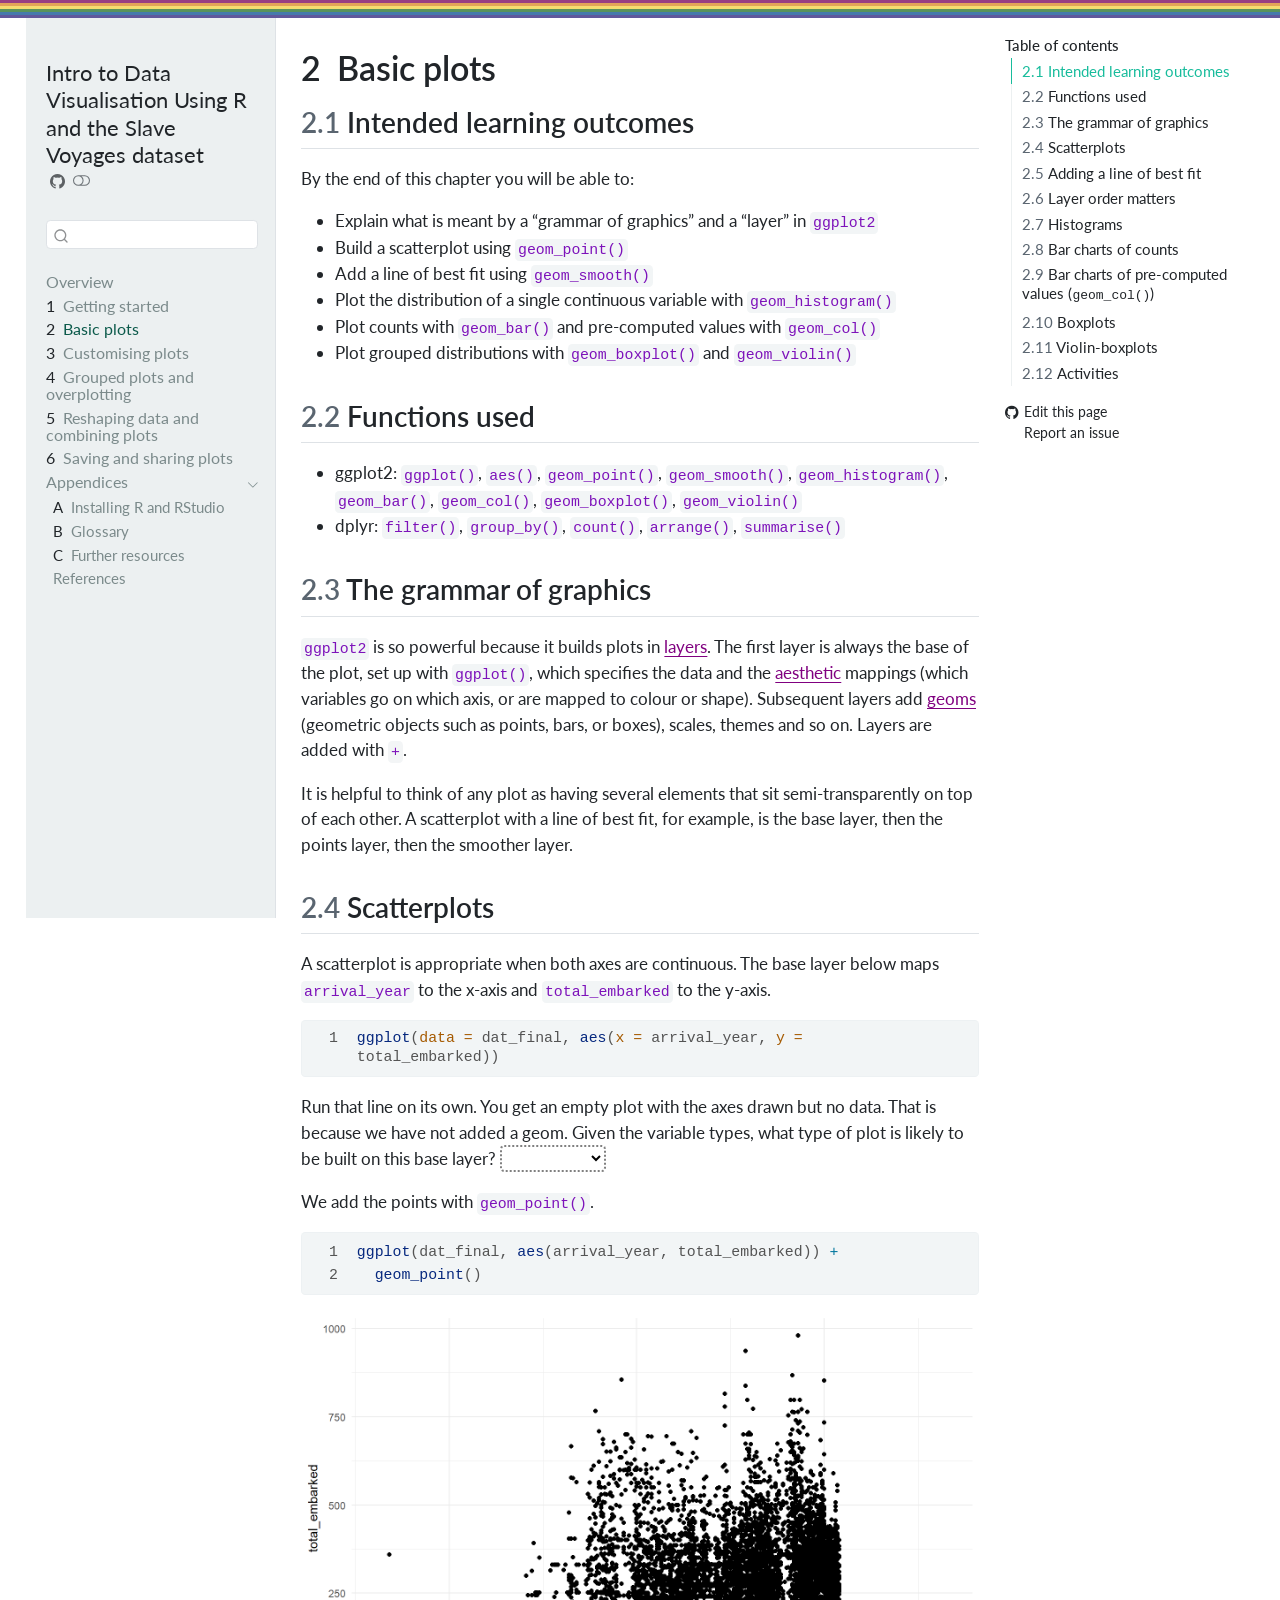
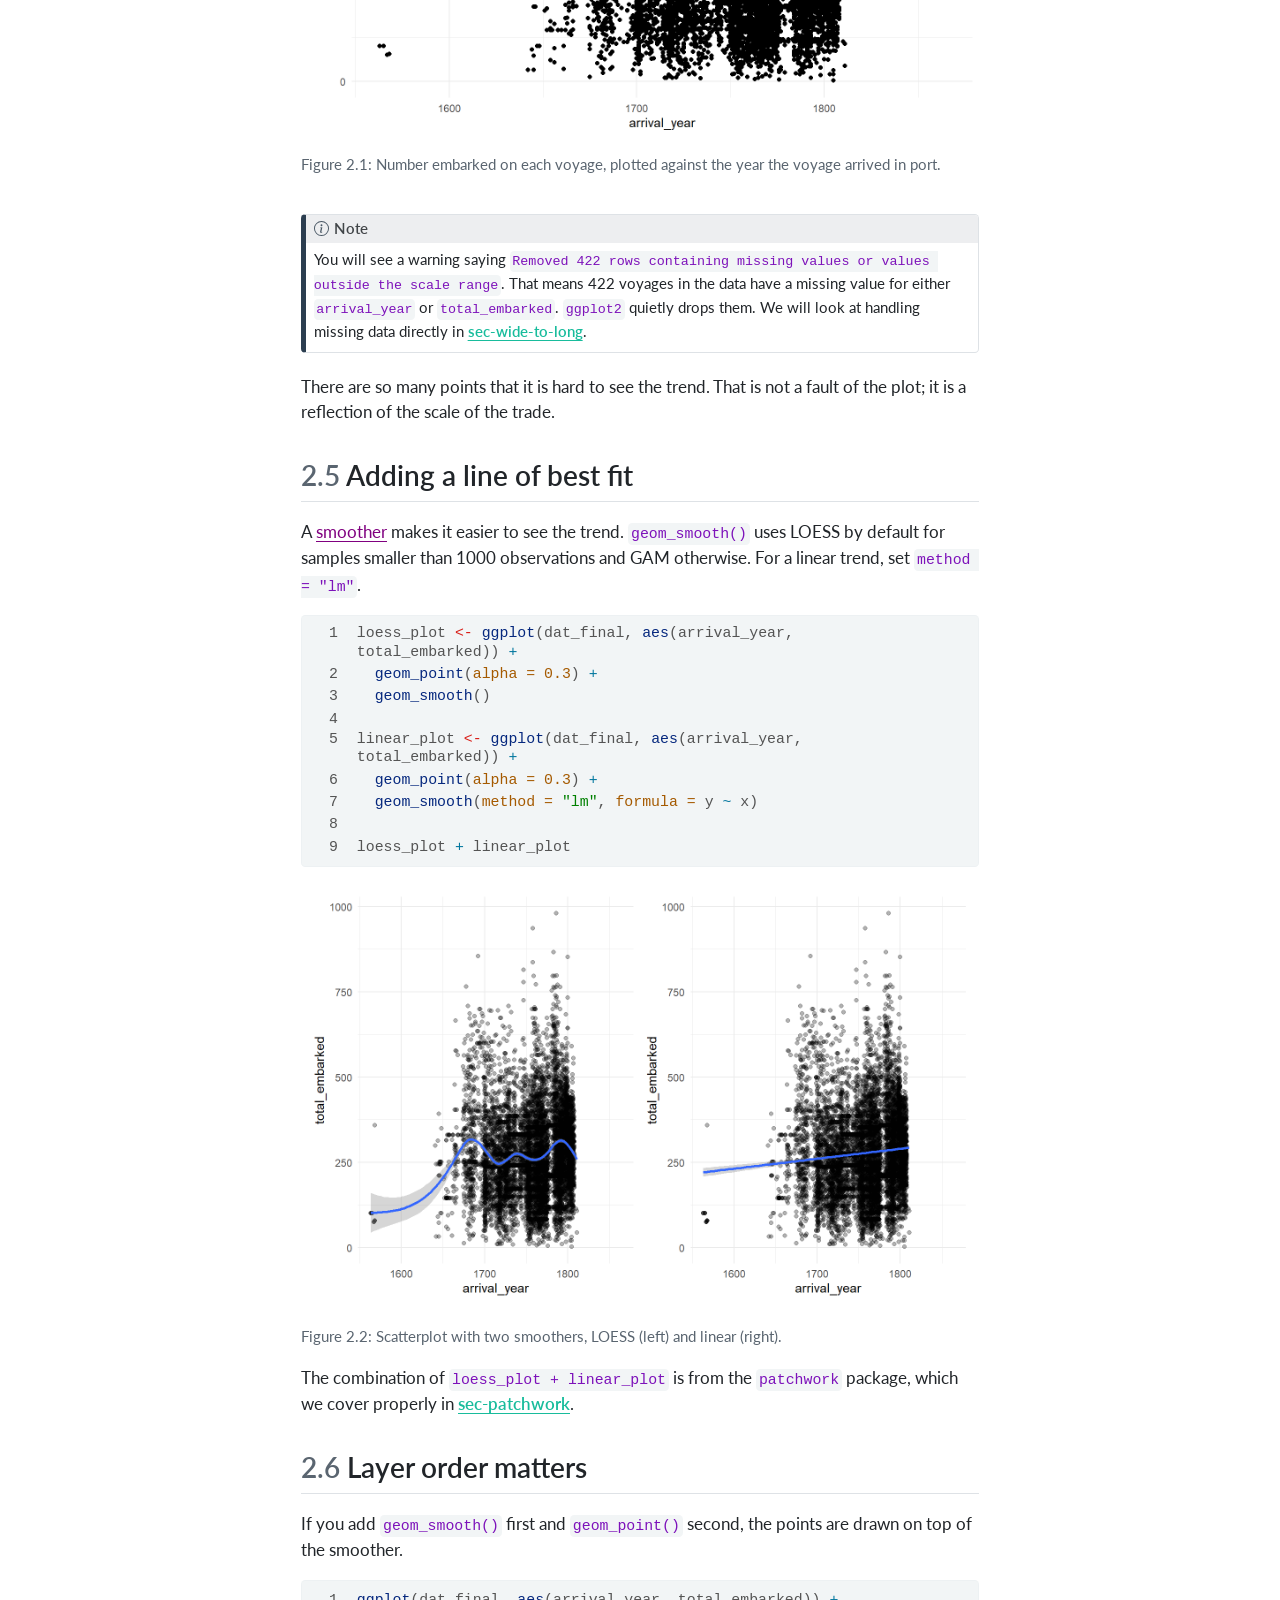
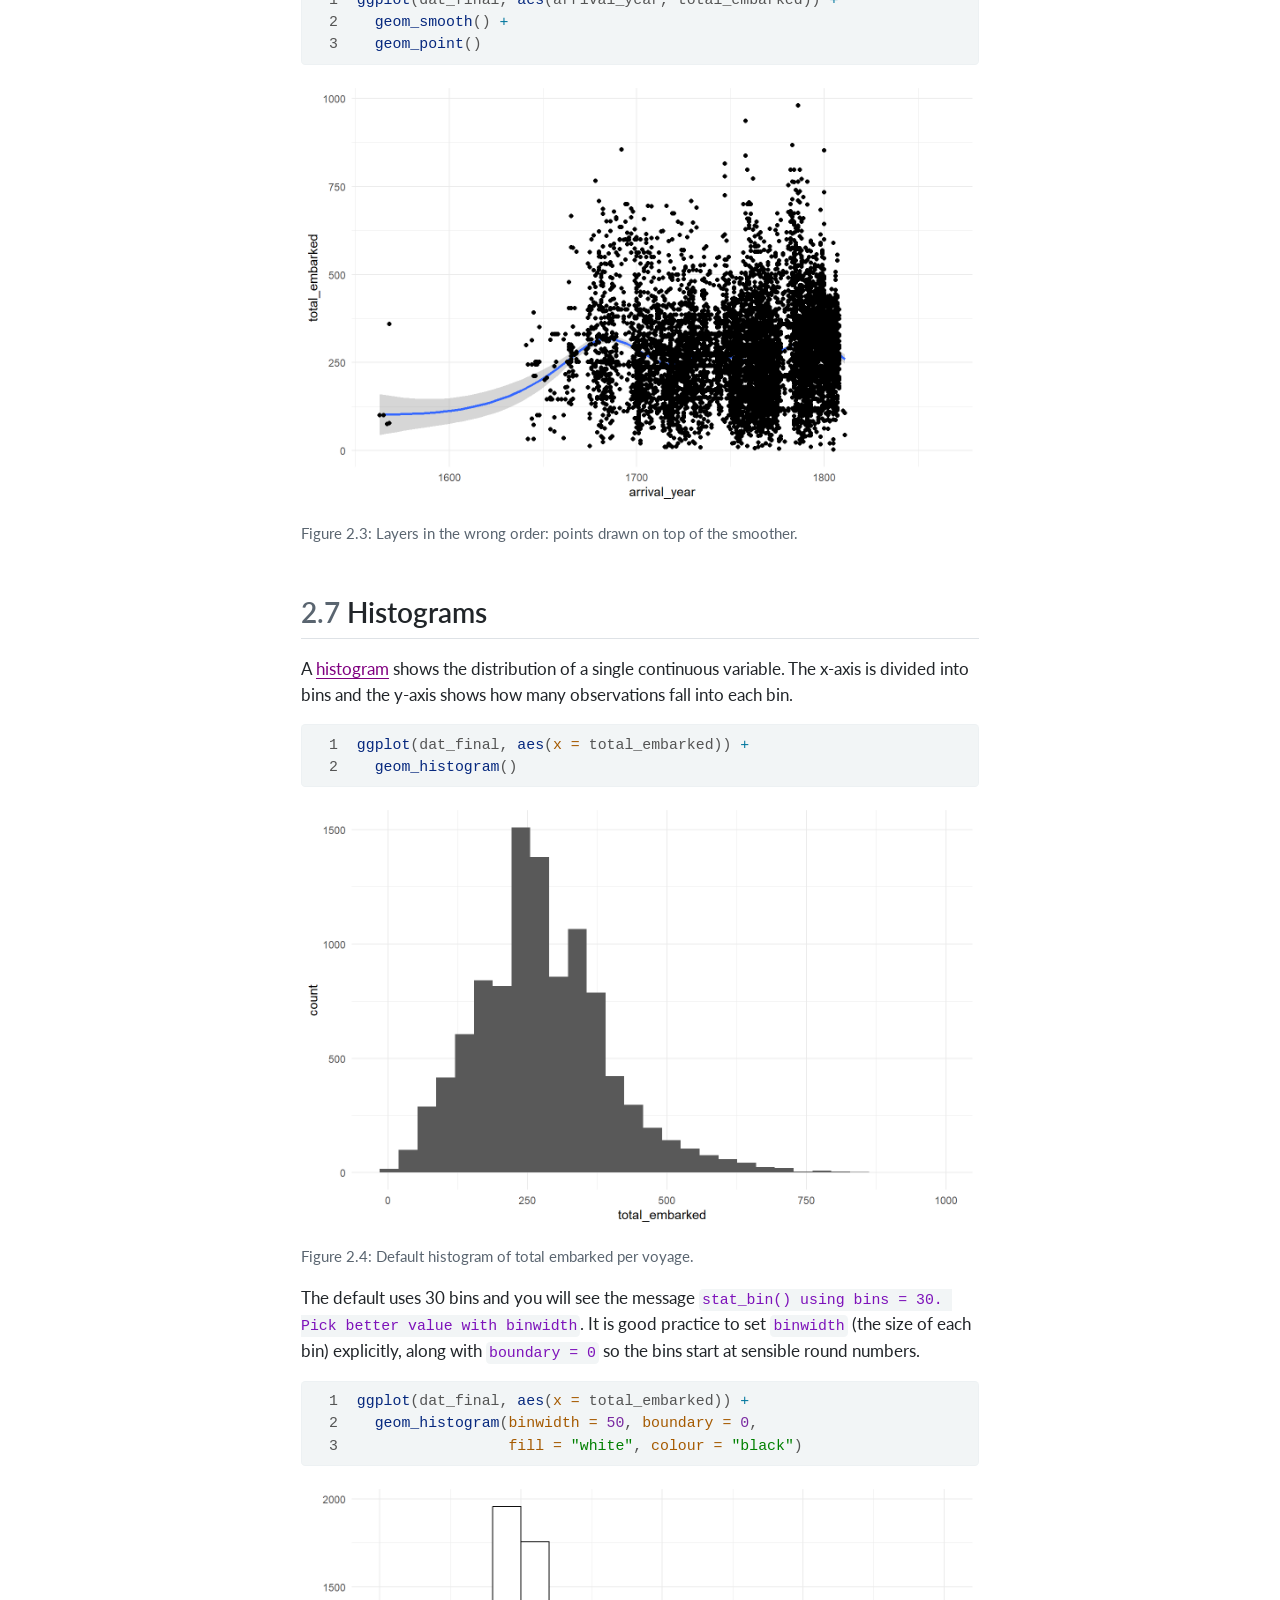
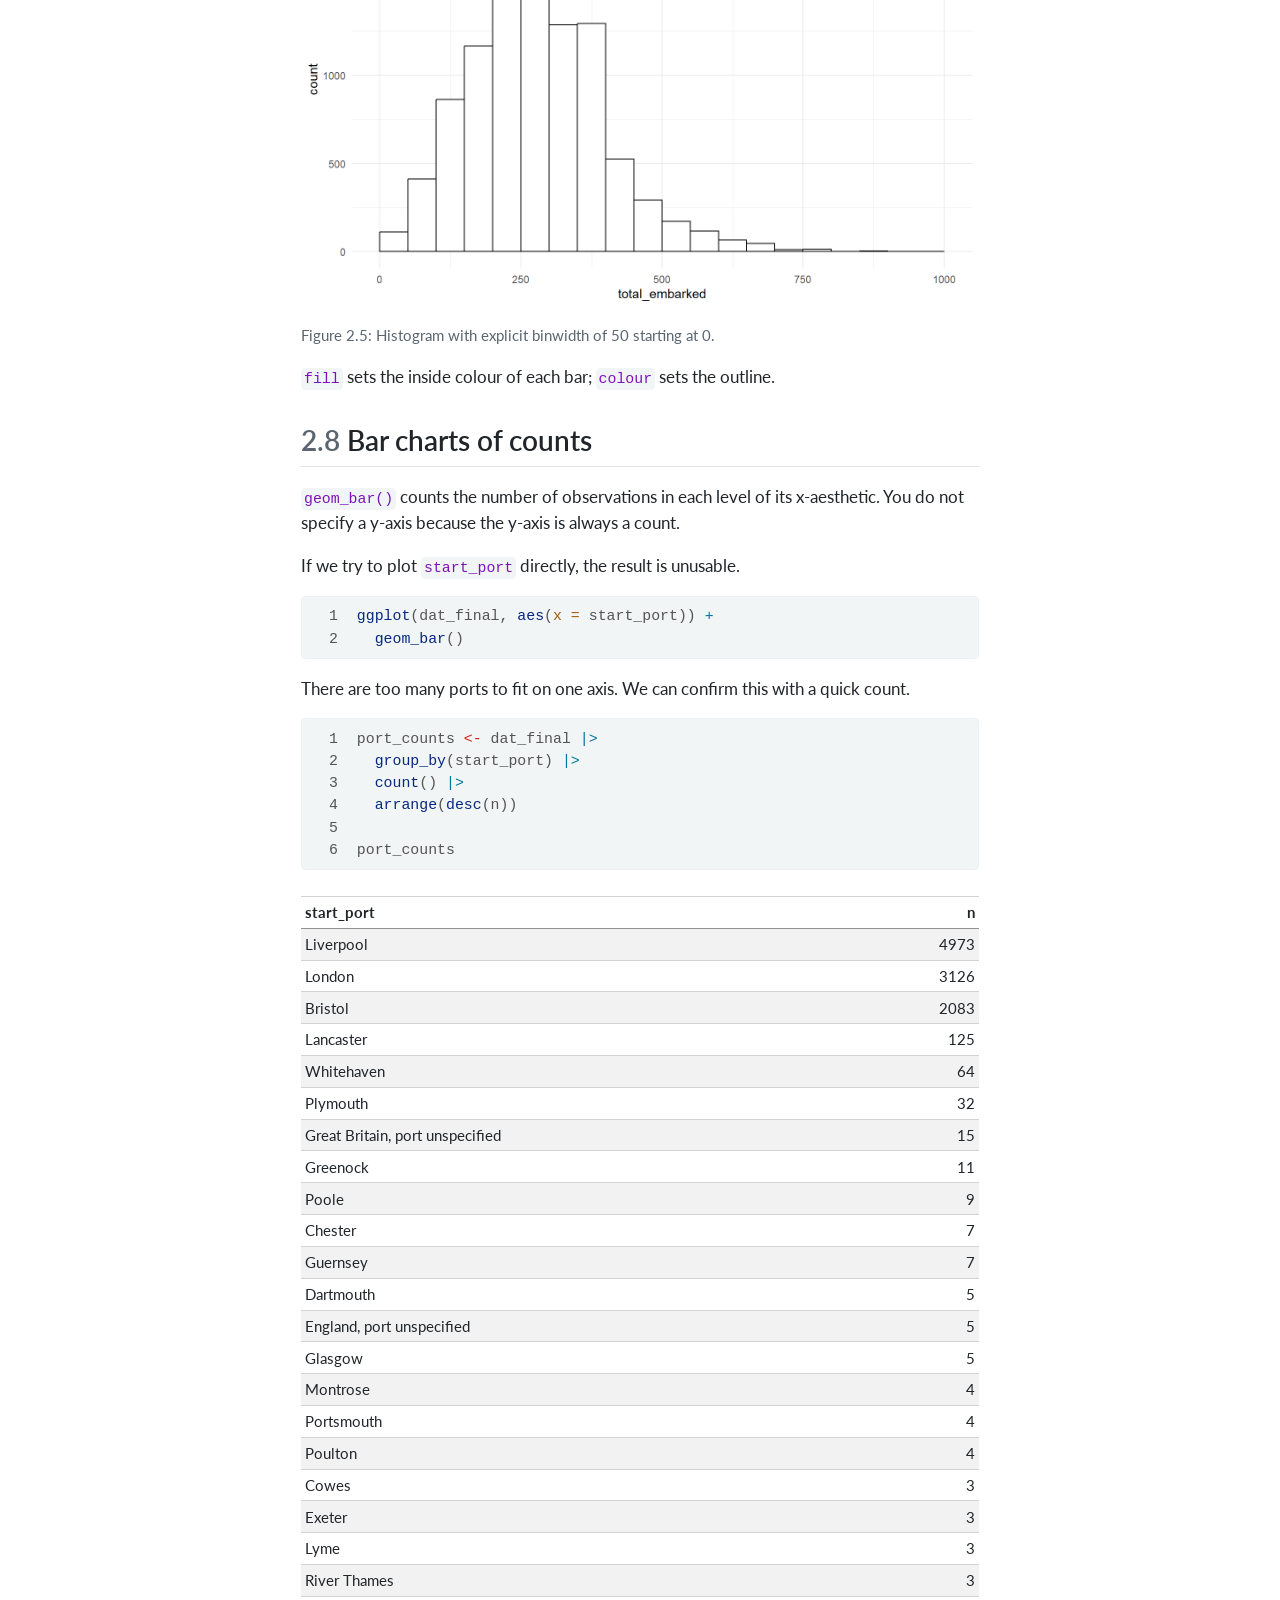
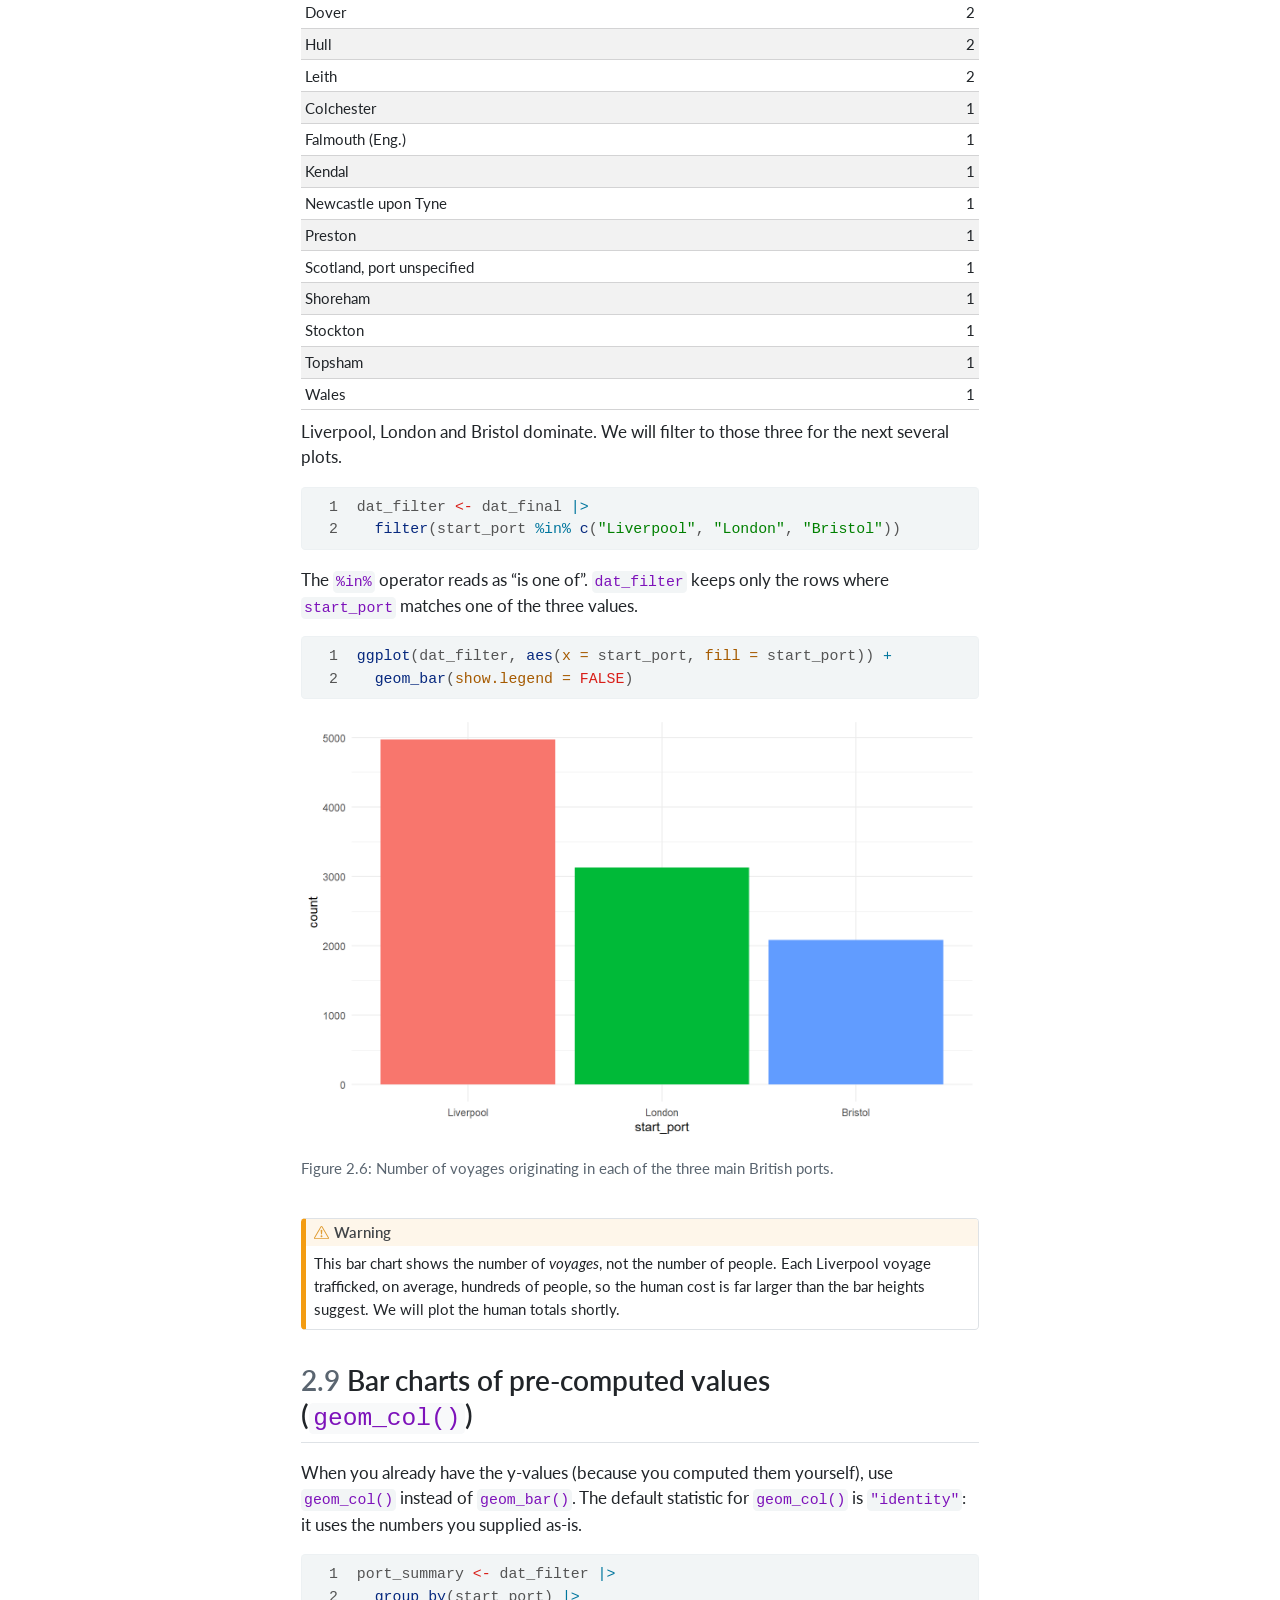
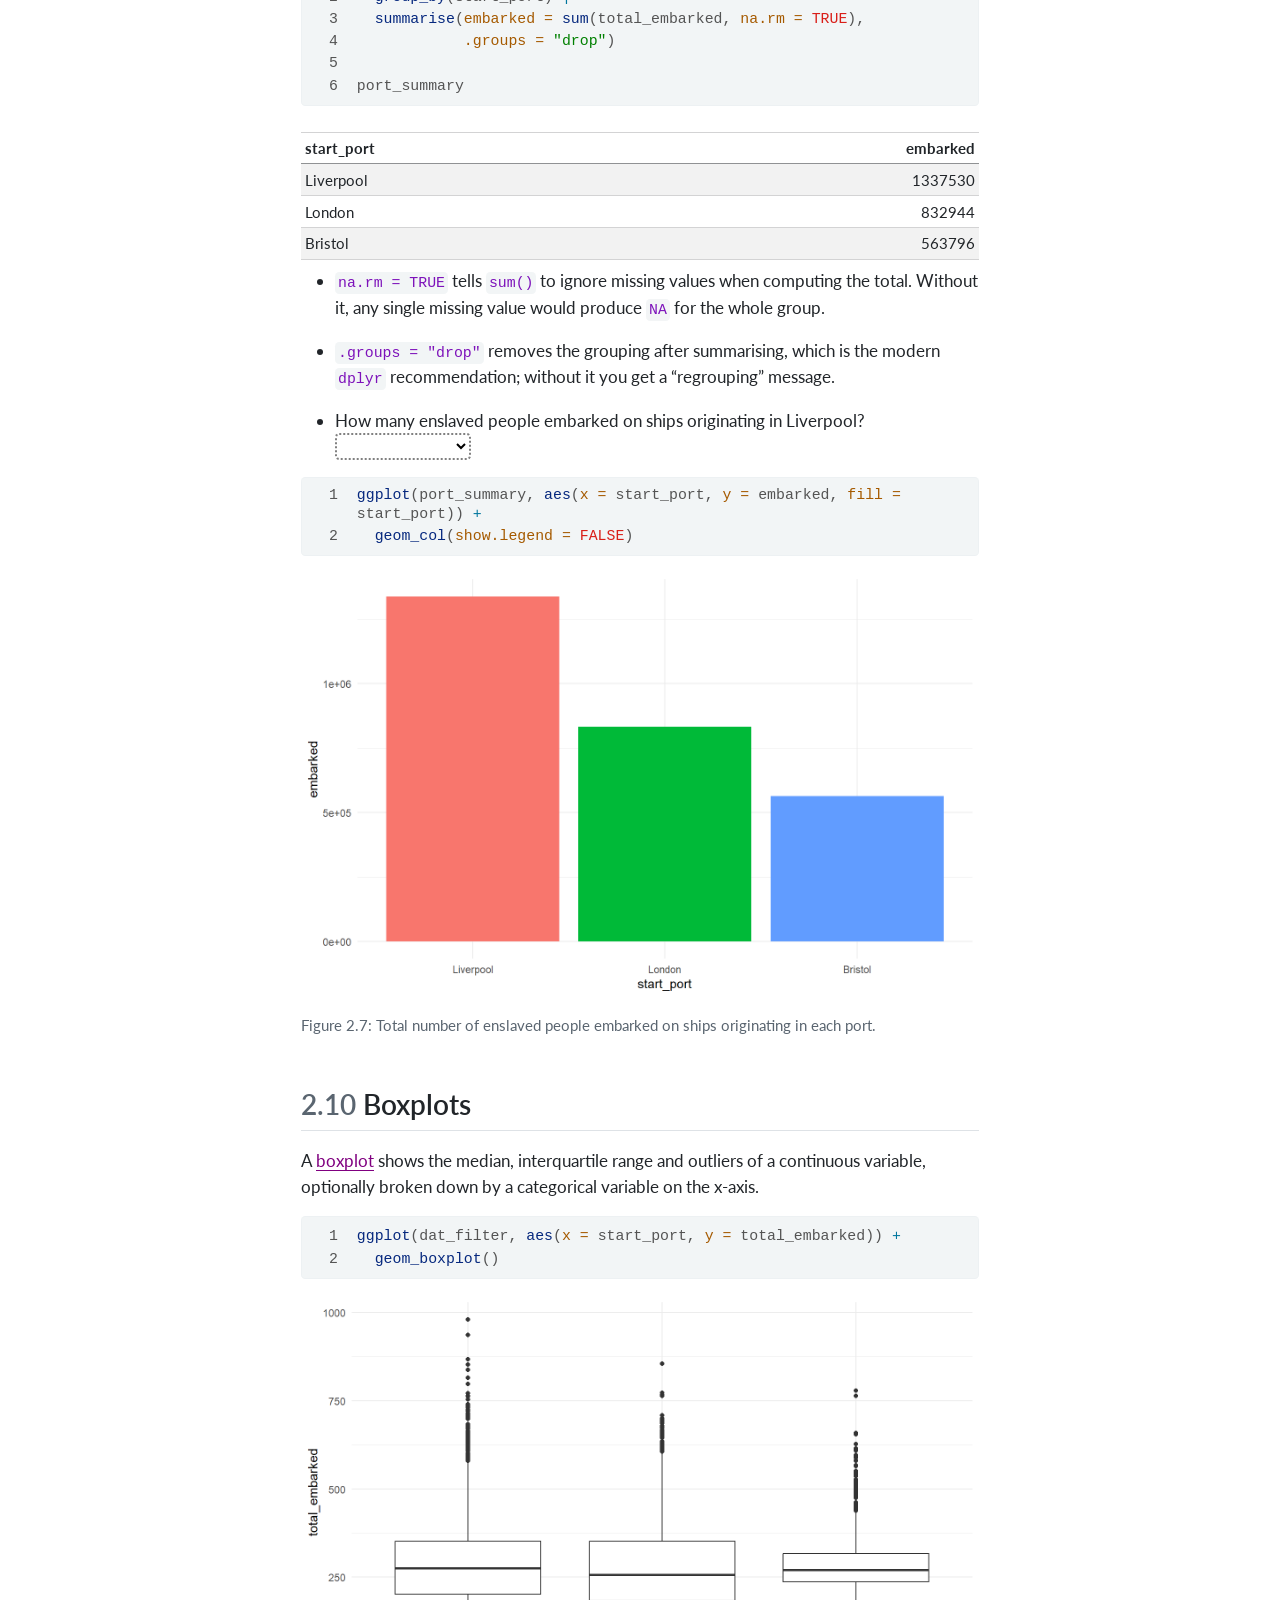
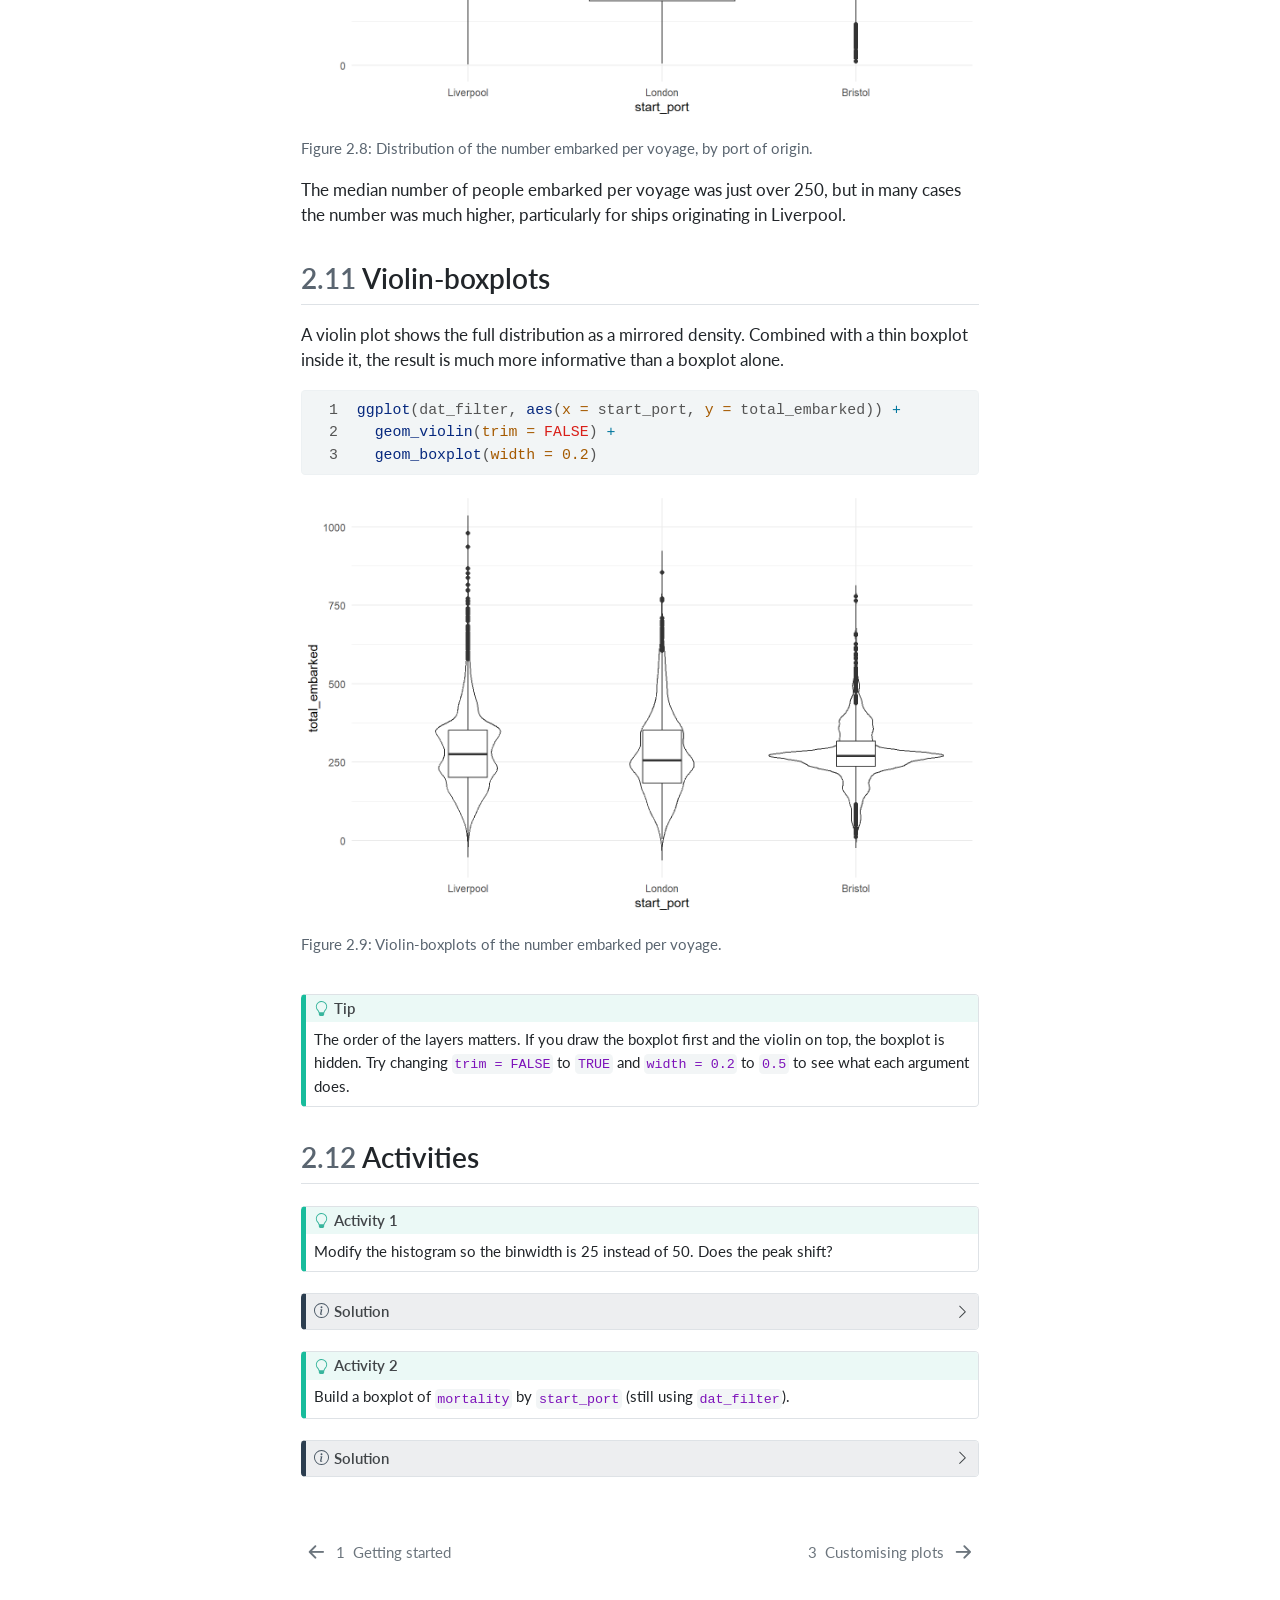
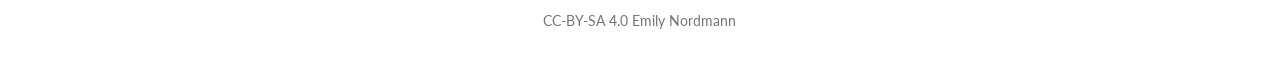
<file: docs/02-basic-plots.html>
<!DOCTYPE html>
<html xmlns="http://www.w3.org/1999/xhtml" lang="en" xml:lang="en"><head>
<meta http-equiv="Content-Type" content="text/html; charset=UTF-8">
<meta charset="utf-8">
<meta name="generator" content="quarto-1.8.21">
<meta name="viewport" content="width=device-width, initial-scale=1.0, user-scalable=yes">
<meta name="description" content="A beginner’s guide to ggplot2 and data visualisation, using the Trans-Atlantic Slave Trade Database.">
<title>2&nbsp; Basic plots – Intro to Data Visualisation Using R and the Slave Voyages dataset</title>
<style>
code{white-space: pre-wrap;}
span.smallcaps{font-variant: small-caps;}
div.columns{display: flex; gap: min(4vw, 1.5em);}
div.column{flex: auto; overflow-x: auto;}
div.hanging-indent{margin-left: 1.5em; text-indent: -1.5em;}
ul.task-list{list-style: none;}
ul.task-list li input[type="checkbox"] {
  width: 0.8em;
  margin: 0 0.8em 0.2em -1em; /* quarto-specific, see https://github.com/quarto-dev/quarto-cli/issues/4556 */ 
  vertical-align: middle;
}
/* CSS for syntax highlighting */
html { -webkit-text-size-adjust: 100%; }
pre > code.sourceCode { white-space: pre; position: relative; }
pre > code.sourceCode > span { display: inline-block; line-height: 1.25; }
pre > code.sourceCode > span:empty { height: 1.2em; }
.sourceCode { overflow: visible; }
code.sourceCode > span { color: inherit; text-decoration: inherit; }
div.sourceCode { margin: 1em 0; }
pre.sourceCode { margin: 0; }
@media screen {
div.sourceCode { overflow: auto; }
}
@media print {
pre > code.sourceCode { white-space: pre-wrap; }
pre > code.sourceCode > span { text-indent: -5em; padding-left: 5em; }
}
pre.numberSource code
  { counter-reset: source-line 0; }
pre.numberSource code > span
  { position: relative; left: -4em; counter-increment: source-line; }
pre.numberSource code > span > a:first-child::before
  { content: counter(source-line);
    position: relative; left: -1em; text-align: right; vertical-align: baseline;
    border: none; display: inline-block;
    -webkit-touch-callout: none; -webkit-user-select: none;
    -khtml-user-select: none; -moz-user-select: none;
    -ms-user-select: none; user-select: none;
    padding: 0 4px; width: 4em;
  }
pre.numberSource { margin-left: 3em;  padding-left: 4px; }
div.sourceCode
  {   }
@media screen {
pre > code.sourceCode > span > a:first-child::before { text-decoration: underline; }
}
</style>

<script src="site_libs/quarto-nav/quarto-nav.js"></script>
<script src="site_libs/clipboard/clipboard.min.js"></script>
<script src="site_libs/quarto-search/autocomplete.umd.js"></script>
<script src="site_libs/quarto-search/fuse.min.js"></script>
<script src="site_libs/quarto-search/quarto-search.js"></script>
<meta name="quarto:offset" content="./">
<link href="./03-customising.html" rel="next">
<link href="./01-getting-started.html" rel="prev">
<link href="./images/logos/logo.png" rel="icon" type="image/png">
<script src="site_libs/quarto-html/quarto.js" type="module"></script>
<script src="site_libs/quarto-html/tabsets/tabsets.js" type="module"></script>
<script src="site_libs/quarto-html/axe/axe-check.js" type="module"></script>
<script src="site_libs/quarto-html/popper.min.js"></script>
<script src="site_libs/quarto-html/tippy.umd.min.js"></script>
<script src="site_libs/quarto-html/anchor.min.js"></script>
<link href="site_libs/quarto-html/tippy.css" rel="stylesheet">
<link href="site_libs/quarto-html/quarto-syntax-highlighting-bef06593271c35acc66b6cdfb882565b.css" rel="stylesheet" class="quarto-color-scheme" id="quarto-text-highlighting-styles">
<link href="site_libs/quarto-html/quarto-syntax-highlighting-dark-ea06de1ba525ceca656e3b09b4cd3316.css" rel="stylesheet" class="quarto-color-scheme quarto-color-alternate" id="quarto-text-highlighting-styles">
<link href="site_libs/quarto-html/quarto-syntax-highlighting-bef06593271c35acc66b6cdfb882565b.css" rel="stylesheet" class="quarto-color-scheme-extra" id="quarto-text-highlighting-styles">
<script src="site_libs/bootstrap/bootstrap.min.js"></script>
<link href="site_libs/bootstrap/bootstrap-icons.css" rel="stylesheet">
<link href="site_libs/bootstrap/bootstrap-bb5d2cf76dd9d8b046063047f144de0c.min.css" rel="stylesheet" append-hash="true" class="quarto-color-scheme" id="quarto-bootstrap" data-mode="light">
<link href="site_libs/bootstrap/bootstrap-dark-c8dd5cd8506132e8ba466e2074c506b4.min.css" rel="stylesheet" append-hash="true" class="quarto-color-scheme quarto-color-alternate" id="quarto-bootstrap" data-mode="dark">
<link href="site_libs/bootstrap/bootstrap-bb5d2cf76dd9d8b046063047f144de0c.min.css" rel="stylesheet" append-hash="true" class="quarto-color-scheme-extra" id="quarto-bootstrap" data-mode="light"><script id="quarto-search-options" type="application/json">{
  "location": "sidebar",
  "copy-button": false,
  "collapse-after": 3,
  "panel-placement": "start",
  "type": "textbox",
  "limit": 50,
  "keyboard-shortcut": [
    "f",
    "/",
    "s"
  ],
  "show-item-context": false,
  "language": {
    "search-no-results-text": "No results",
    "search-matching-documents-text": "matching documents",
    "search-copy-link-title": "Copy link to search",
    "search-hide-matches-text": "Hide additional matches",
    "search-more-match-text": "more match in this document",
    "search-more-matches-text": "more matches in this document",
    "search-clear-button-title": "Clear",
    "search-text-placeholder": "",
    "search-detached-cancel-button-title": "Cancel",
    "search-submit-button-title": "Submit",
    "search-label": "Search"
  }
}</script><link rel="stylesheet" href="https://use.fontawesome.com/releases/v5.13.0/css/all.css">
<link rel="stylesheet" href="include/booktem.css">
<link rel="stylesheet" href="include/webex.css">
<link rel="stylesheet" href="include/glossary.css">
<link rel="stylesheet" href="include/style.css">
</head>
<body class="nav-sidebar floating quarto-light"><script id="quarto-html-before-body" type="application/javascript">
    const toggleBodyColorMode = (bsSheetEl) => {
      const mode = bsSheetEl.getAttribute("data-mode");
      const bodyEl = window.document.querySelector("body");
      if (mode === "dark") {
        bodyEl.classList.add("quarto-dark");
        bodyEl.classList.remove("quarto-light");
      } else {
        bodyEl.classList.add("quarto-light");
        bodyEl.classList.remove("quarto-dark");
      }
    }
    const toggleBodyColorPrimary = () => {
      const bsSheetEl = window.document.querySelector("link#quarto-bootstrap:not([rel=disabled-stylesheet])");
      if (bsSheetEl) {
        toggleBodyColorMode(bsSheetEl);
      }
    }
    const setColorSchemeToggle = (alternate) => {
      const toggles = window.document.querySelectorAll('.quarto-color-scheme-toggle');
      for (let i=0; i < toggles.length; i++) {
        const toggle = toggles[i];
        if (toggle) {
          if (alternate) {
            toggle.classList.add("alternate");
          } else {
            toggle.classList.remove("alternate");
          }
        }
      }
    };
    const toggleColorMode = (alternate) => {
      // Switch the stylesheets
      const primaryStylesheets = window.document.querySelectorAll('link.quarto-color-scheme:not(.quarto-color-alternate)');
      const alternateStylesheets = window.document.querySelectorAll('link.quarto-color-scheme.quarto-color-alternate');
      manageTransitions('#quarto-margin-sidebar .nav-link', false);
      if (alternate) {
        // note: dark is layered on light, we don't disable primary!
        enableStylesheet(alternateStylesheets);
        for (const sheetNode of alternateStylesheets) {
          if (sheetNode.id === "quarto-bootstrap") {
            toggleBodyColorMode(sheetNode);
          }
        }
      } else {
        disableStylesheet(alternateStylesheets);
        enableStylesheet(primaryStylesheets)
        toggleBodyColorPrimary();
      }
      manageTransitions('#quarto-margin-sidebar .nav-link', true);
      // Switch the toggles
      setColorSchemeToggle(alternate)
      // Hack to workaround the fact that safari doesn't
      // properly recolor the scrollbar when toggling (#1455)
      if (navigator.userAgent.indexOf('Safari') > 0 && navigator.userAgent.indexOf('Chrome') == -1) {
        manageTransitions("body", false);
        window.scrollTo(0, 1);
        setTimeout(() => {
          window.scrollTo(0, 0);
          manageTransitions("body", true);
        }, 40);
      }
    }
    const disableStylesheet = (stylesheets) => {
      for (let i=0; i < stylesheets.length; i++) {
        const stylesheet = stylesheets[i];
        stylesheet.rel = 'disabled-stylesheet';
      }
    }
    const enableStylesheet = (stylesheets) => {
      for (let i=0; i < stylesheets.length; i++) {
        const stylesheet = stylesheets[i];
        if(stylesheet.rel !== 'stylesheet') { // for Chrome, which will still FOUC without this check
          stylesheet.rel = 'stylesheet';
        }
      }
    }
    const manageTransitions = (selector, allowTransitions) => {
      const els = window.document.querySelectorAll(selector);
      for (let i=0; i < els.length; i++) {
        const el = els[i];
        if (allowTransitions) {
          el.classList.remove('notransition');
        } else {
          el.classList.add('notransition');
        }
      }
    }
    const isFileUrl = () => {
      return window.location.protocol === 'file:';
    }
    const hasAlternateSentinel = () => {
      let styleSentinel = getColorSchemeSentinel();
      if (styleSentinel !== null) {
        return styleSentinel === "alternate";
      } else {
        return false;
      }
    }
    const setStyleSentinel = (alternate) => {
      const value = alternate ? "alternate" : "default";
      if (!isFileUrl()) {
        window.localStorage.setItem("quarto-color-scheme", value);
      } else {
        localAlternateSentinel = value;
      }
    }
    const getColorSchemeSentinel = () => {
      if (!isFileUrl()) {
        const storageValue = window.localStorage.getItem("quarto-color-scheme");
        return storageValue != null ? storageValue : localAlternateSentinel;
      } else {
        return localAlternateSentinel;
      }
    }
    const toggleGiscusIfUsed = (isAlternate, darkModeDefault) => {
      const baseTheme = document.querySelector('#giscus-base-theme')?.value ?? 'light';
      const alternateTheme = document.querySelector('#giscus-alt-theme')?.value ?? 'dark';
      let newTheme = '';
      if(authorPrefersDark) {
        newTheme = isAlternate ? baseTheme : alternateTheme;
      } else {
        newTheme = isAlternate ? alternateTheme : baseTheme;
      }
      const changeGiscusTheme = () => {
        // From: https://github.com/giscus/giscus/issues/336
        const sendMessage = (message) => {
          const iframe = document.querySelector('iframe.giscus-frame');
          if (!iframe) return;
          iframe.contentWindow.postMessage({ giscus: message }, 'https://giscus.app');
        }
        sendMessage({
          setConfig: {
            theme: newTheme
          }
        });
      }
      const isGiscussLoaded = window.document.querySelector('iframe.giscus-frame') !== null;
      if (isGiscussLoaded) {
        changeGiscusTheme();
      }
    };
    const authorPrefersDark = false;
    const darkModeDefault = authorPrefersDark;
      document.querySelector('link#quarto-text-highlighting-styles.quarto-color-scheme-extra').rel = 'disabled-stylesheet';
      document.querySelector('link#quarto-bootstrap.quarto-color-scheme-extra').rel = 'disabled-stylesheet';
    let localAlternateSentinel = darkModeDefault ? 'alternate' : 'default';
    // Dark / light mode switch
    window.quartoToggleColorScheme = () => {
      // Read the current dark / light value
      let toAlternate = !hasAlternateSentinel();
      toggleColorMode(toAlternate);
      setStyleSentinel(toAlternate);
      toggleGiscusIfUsed(toAlternate, darkModeDefault);
      window.dispatchEvent(new Event('resize'));
    };
    // Switch to dark mode if need be
    if (hasAlternateSentinel()) {
      toggleColorMode(true);
    } else {
      toggleColorMode(false);
    }
  </script>

<div id="quarto-search-results"></div>
  <header id="quarto-header" class="headroom fixed-top"><nav class="quarto-secondary-nav"><div class="container-fluid d-flex">
      <button type="button" class="quarto-btn-toggle btn" data-bs-toggle="collapse" role="button" data-bs-target=".quarto-sidebar-collapse-item" aria-controls="quarto-sidebar" aria-expanded="false" aria-label="Toggle sidebar navigation" onclick="if (window.quartoToggleHeadroom) { window.quartoToggleHeadroom(); }">
        <i class="bi bi-layout-text-sidebar-reverse"></i>
      </button>
        <nav class="quarto-page-breadcrumbs" aria-label="breadcrumb"><ol class="breadcrumb"><li class="breadcrumb-item"><a href="./02-basic-plots.html"><span class="chapter-number">2</span>&nbsp; <span class="chapter-title">Basic plots</span></a></li></ol></nav>
        <a class="flex-grow-1" role="navigation" data-bs-toggle="collapse" data-bs-target=".quarto-sidebar-collapse-item" aria-controls="quarto-sidebar" aria-expanded="false" aria-label="Toggle sidebar navigation" onclick="if (window.quartoToggleHeadroom) { window.quartoToggleHeadroom(); }">      
        </a>
      <button type="button" class="btn quarto-search-button" aria-label="Search" onclick="window.quartoOpenSearch();">
        <i class="bi bi-search"></i>
      </button>
    </div>
  </nav></header><!-- content --><div id="quarto-content" class="quarto-container page-columns page-rows-contents page-layout-article">
<!-- sidebar -->
  <nav id="quarto-sidebar" class="sidebar collapse collapse-horizontal quarto-sidebar-collapse-item sidebar-navigation floating overflow-auto"><div class="pt-lg-2 mt-2 text-left sidebar-header sidebar-header-stacked">
      <a href="./index.html" class="sidebar-logo-link">
      </a>
    <div class="sidebar-title mb-0 py-0">
      <a href="./">Intro to Data Visualisation Using R and the Slave Voyages dataset</a> 
        <div class="sidebar-tools-main">
    <a href="https://github.com/emilynordmann/slavevoyagedata" title="Source Code" class="quarto-navigation-tool px-1" aria-label="Source Code"><i class="bi bi-github"></i></a>
  <a href="" class="quarto-color-scheme-toggle quarto-navigation-tool  px-1" onclick="window.quartoToggleColorScheme(); return false;" title="Toggle dark mode"><i class="bi"></i></a>
</div>
    </div>
      </div>
        <div class="mt-2 flex-shrink-0 align-items-center">
        <div class="sidebar-search">
        <div id="quarto-search" class="" title="Search"></div>
        </div>
        </div>
    <div class="sidebar-menu-container"> 
    <ul class="list-unstyled mt-1">
<li class="sidebar-item">
  <div class="sidebar-item-container"> 
  <a href="./index.html" class="sidebar-item-text sidebar-link">
 <span class="menu-text">Overview</span></a>
  </div>
</li>
        <li class="sidebar-item">
  <div class="sidebar-item-container"> 
  <a href="./01-getting-started.html" class="sidebar-item-text sidebar-link">
 <span class="menu-text"><span class="chapter-number">1</span>&nbsp; <span class="chapter-title">Getting started</span></span></a>
  </div>
</li>
        <li class="sidebar-item">
  <div class="sidebar-item-container"> 
  <a href="./02-basic-plots.html" class="sidebar-item-text sidebar-link active">
 <span class="menu-text"><span class="chapter-number">2</span>&nbsp; <span class="chapter-title">Basic plots</span></span></a>
  </div>
</li>
        <li class="sidebar-item">
  <div class="sidebar-item-container"> 
  <a href="./03-customising.html" class="sidebar-item-text sidebar-link">
 <span class="menu-text"><span class="chapter-number">3</span>&nbsp; <span class="chapter-title">Customising plots</span></span></a>
  </div>
</li>
        <li class="sidebar-item">
  <div class="sidebar-item-container"> 
  <a href="./04-grouped-plots.html" class="sidebar-item-text sidebar-link">
 <span class="menu-text"><span class="chapter-number">4</span>&nbsp; <span class="chapter-title">Grouped plots and overplotting</span></span></a>
  </div>
</li>
        <li class="sidebar-item">
  <div class="sidebar-item-container"> 
  <a href="./05-reshaping.html" class="sidebar-item-text sidebar-link">
 <span class="menu-text"><span class="chapter-number">5</span>&nbsp; <span class="chapter-title">Reshaping data and combining plots</span></span></a>
  </div>
</li>
        <li class="sidebar-item">
  <div class="sidebar-item-container"> 
  <a href="./06-saving-sharing.html" class="sidebar-item-text sidebar-link">
 <span class="menu-text"><span class="chapter-number">6</span>&nbsp; <span class="chapter-title">Saving and sharing plots</span></span></a>
  </div>
</li>
        <li class="sidebar-item sidebar-item-section">
      <div class="sidebar-item-container"> 
            <a class="sidebar-item-text sidebar-link text-start" data-bs-toggle="collapse" data-bs-target="#quarto-sidebar-section-1" role="navigation" aria-expanded="true">
 <span class="menu-text">Appendices</span></a>
          <a class="sidebar-item-toggle text-start" data-bs-toggle="collapse" data-bs-target="#quarto-sidebar-section-1" role="navigation" aria-expanded="true" aria-label="Toggle section">
            <i class="bi bi-chevron-right ms-2"></i>
          </a> 
      </div>
      <ul id="quarto-sidebar-section-1" class="collapse list-unstyled sidebar-section depth1 show">
<li class="sidebar-item">
  <div class="sidebar-item-container"> 
  <a href="./app-installing-r.html" class="sidebar-item-text sidebar-link">
 <span class="menu-text"><span class="chapter-number">A</span>&nbsp; <span class="chapter-title">Installing R and RStudio</span></span></a>
  </div>
</li>
          <li class="sidebar-item">
  <div class="sidebar-item-container"> 
  <a href="./app-glossary.html" class="sidebar-item-text sidebar-link">
 <span class="menu-text"><span class="chapter-number">B</span>&nbsp; <span class="chapter-title">Glossary</span></span></a>
  </div>
</li>
          <li class="sidebar-item">
  <div class="sidebar-item-container"> 
  <a href="./app-resources.html" class="sidebar-item-text sidebar-link">
 <span class="menu-text"><span class="chapter-number">C</span>&nbsp; <span class="chapter-title">Further resources</span></span></a>
  </div>
</li>
          <li class="sidebar-item">
  <div class="sidebar-item-container"> 
  <a href="./references.html" class="sidebar-item-text sidebar-link">
 <span class="menu-text">References</span></a>
  </div>
</li>
      </ul>
</li>
    </ul>
</div>
</nav><div id="quarto-sidebar-glass" class="quarto-sidebar-collapse-item" data-bs-toggle="collapse" data-bs-target=".quarto-sidebar-collapse-item"></div>
<!-- margin-sidebar -->
    <div id="quarto-margin-sidebar" class="sidebar margin-sidebar">
        <nav id="TOC" role="doc-toc" class="toc-active"><h2 id="toc-title">Table of contents</h2>
   
  <ul>
<li><a href="#intended-learning-outcomes" id="toc-intended-learning-outcomes" class="nav-link active" data-scroll-target="#intended-learning-outcomes"><span class="header-section-number">2.1</span> Intended learning outcomes</a></li>
  <li><a href="#functions-used" id="toc-functions-used" class="nav-link" data-scroll-target="#functions-used"><span class="header-section-number">2.2</span> Functions used</a></li>
  <li><a href="#the-grammar-of-graphics" id="toc-the-grammar-of-graphics" class="nav-link" data-scroll-target="#the-grammar-of-graphics"><span class="header-section-number">2.3</span> The grammar of graphics</a></li>
  <li><a href="#scatterplots" id="toc-scatterplots" class="nav-link" data-scroll-target="#scatterplots"><span class="header-section-number">2.4</span> Scatterplots</a></li>
  <li><a href="#adding-a-line-of-best-fit" id="toc-adding-a-line-of-best-fit" class="nav-link" data-scroll-target="#adding-a-line-of-best-fit"><span class="header-section-number">2.5</span> Adding a line of best fit</a></li>
  <li><a href="#layer-order-matters" id="toc-layer-order-matters" class="nav-link" data-scroll-target="#layer-order-matters"><span class="header-section-number">2.6</span> Layer order matters</a></li>
  <li><a href="#histograms" id="toc-histograms" class="nav-link" data-scroll-target="#histograms"><span class="header-section-number">2.7</span> Histograms</a></li>
  <li><a href="#bar-charts-of-counts" id="toc-bar-charts-of-counts" class="nav-link" data-scroll-target="#bar-charts-of-counts"><span class="header-section-number">2.8</span> Bar charts of counts</a></li>
  <li><a href="#bar-charts-of-pre-computed-values-geom_col" id="toc-bar-charts-of-pre-computed-values-geom_col" class="nav-link" data-scroll-target="#bar-charts-of-pre-computed-values-geom_col"><span class="header-section-number">2.9</span> Bar charts of pre-computed values (<code>geom_col()</code>)</a></li>
  <li><a href="#boxplots" id="toc-boxplots" class="nav-link" data-scroll-target="#boxplots"><span class="header-section-number">2.10</span> Boxplots</a></li>
  <li><a href="#violin-boxplots" id="toc-violin-boxplots" class="nav-link" data-scroll-target="#violin-boxplots"><span class="header-section-number">2.11</span> Violin-boxplots</a></li>
  <li><a href="#activities" id="toc-activities" class="nav-link" data-scroll-target="#activities"><span class="header-section-number">2.12</span> Activities</a></li>
  </ul><div class="toc-actions"><ul><li><a href="https://github.com/emilynordmann/slavevoyagedata/edit/main/02-basic-plots.qmd" class="toc-action"><i class="bi bi-github"></i>Edit this page</a></li><li><a href="https://github.com/emilynordmann/slavevoyagedata/issues/new" class="toc-action"><i class="bi empty"></i>Report an issue</a></li></ul></div></nav>
    </div>
<!-- main -->
<main class="content" id="quarto-document-content"><header id="title-block-header" class="quarto-title-block default"><div class="quarto-title">
<h1 class="title"><span id="sec-basic-plots" class="quarto-section-identifier"><span class="chapter-number">2</span>&nbsp; <span class="chapter-title">Basic plots</span></span></h1>
</div>



<div class="quarto-title-meta">

    
  
    
  </div>
  


</header><section id="intended-learning-outcomes" class="level2" data-number="2.1"><h2 data-number="2.1" class="anchored" data-anchor-id="intended-learning-outcomes">
<span class="header-section-number">2.1</span> Intended learning outcomes</h2>
<p>By the end of this chapter you will be able to:</p>
<ul>
<li>Explain what is meant by a “grammar of graphics” and a “layer” in <code>ggplot2</code>
</li>
<li>Build a scatterplot using <code>geom_point()</code>
</li>
<li>Add a line of best fit using <code>geom_smooth()</code>
</li>
<li>Plot the distribution of a single continuous variable with <code>geom_histogram()</code>
</li>
<li>Plot counts with <code>geom_bar()</code> and pre-computed values with <code>geom_col()</code>
</li>
<li>Plot grouped distributions with <code>geom_boxplot()</code> and <code>geom_violin()</code>
</li>
</ul></section><section id="functions-used" class="level2" data-number="2.2"><h2 data-number="2.2" class="anchored" data-anchor-id="functions-used">
<span class="header-section-number">2.2</span> Functions used</h2>
<ul>
<li>ggplot2: <code>ggplot()</code>, <code>aes()</code>, <code>geom_point()</code>, <code>geom_smooth()</code>, <code>geom_histogram()</code>, <code>geom_bar()</code>, <code>geom_col()</code>, <code>geom_boxplot()</code>, <code>geom_violin()</code>
</li>
<li>dplyr: <code><a href="https://rdrr.io/r/stats/filter.html">filter()</a></code>, <code>group_by()</code>, <code>count()</code>, <code>arrange()</code>, <code>summarise()</code>
</li>
</ul></section><section id="the-grammar-of-graphics" class="level2" data-number="2.3"><h2 data-number="2.3" class="anchored" data-anchor-id="the-grammar-of-graphics">
<span class="header-section-number">2.3</span> The grammar of graphics</h2>
<p><code>ggplot2</code> is so powerful because it builds plots in <a class="glossary" title="A component of a ggplot that can be added with the + operator. Layers include geoms, scales, themes, facets and coordinate systems.">layers</a>. The first layer is always the base of the plot, set up with <code>ggplot()</code>, which specifies the data and the <a class="glossary" title="A visual property of a plot that is mapped to a variable in the data, such as the x-axis, y-axis, colour, fill, shape or size. Aesthetics are listed inside the aes() function.">aesthetic</a> mappings (which variables go on which axis, or are mapped to colour or shape). Subsequent layers add <a class="glossary" title="A geometric object that represents data on a ggplot, such as a point, bar, line or boxplot. Geoms are added to a ggplot with functions that begin with geom_.">geoms</a> (geometric objects such as points, bars, or boxes), scales, themes and so on. Layers are added with <code>+</code>.</p>
<p>It is helpful to think of any plot as having several elements that sit semi-transparently on top of each other. A scatterplot with a line of best fit, for example, is the base layer, then the points layer, then the smoother layer.</p>
</section><section id="scatterplots" class="level2" data-number="2.4"><h2 data-number="2.4" class="anchored" data-anchor-id="scatterplots">
<span class="header-section-number">2.4</span> Scatterplots</h2>
<p>A scatterplot is appropriate when both axes are continuous. The base layer below maps <code>arrival_year</code> to the x-axis and <code>total_embarked</code> to the y-axis.</p>
<div class="cell" data-layout-align="center">
<div class="code-copy-outer-scaffold"><div class="sourceCode cell-code" id="cb1"><pre class="sourceCode numberSource r number-lines code-with-copy"><code class="sourceCode r"><span id="cb1-1"><a href="#cb1-1"></a><span class="fu">ggplot</span>(<span class="at">data =</span> dat_final, <span class="fu">aes</span>(<span class="at">x =</span> arrival_year, <span class="at">y =</span> total_embarked))</span></code></pre></div><button title="Copy to Clipboard" class="code-copy-button"><i class="bi"></i></button></div>
</div>
<p>Run that line on its own. You get an empty plot with the axes drawn but no data. That is because we have not added a geom. Given the variable types, what type of plot is likely to be built on this base layer? <select class="webex-select"><option value="blank"></option>
<option value="">Bar chart</option>
<option value="answer">Scatterplot</option>
<option value="">Histogram</option></select></p>
<p>We add the points with <code>geom_point()</code>.</p>
<div class="cell" data-layout-align="center">
<div class="code-copy-outer-scaffold"><div class="sourceCode cell-code" id="cb2"><pre class="sourceCode numberSource r number-lines code-with-copy"><code class="sourceCode r"><span id="cb2-1"><a href="#cb2-1"></a><span class="fu">ggplot</span>(dat_final, <span class="fu">aes</span>(arrival_year, total_embarked)) <span class="sc">+</span></span>
<span id="cb2-2"><a href="#cb2-2"></a>  <span class="fu">geom_point</span>()</span></code></pre></div><button title="Copy to Clipboard" class="code-copy-button"><i class="bi"></i></button></div>
<div class="cell-output-display">
<div id="fig-scatter-points" class="quarto-float quarto-figure quarto-figure-center anchored" alt="Scatterplot of arrival year on the x-axis from about 1640 to 1815 and total embarked on the y-axis from 0 to roughly 1000. Density of points increases sharply from the mid-eighteenth century, reaching its peak between about 1750 and 1810." data-fig-align="center">
<figure class="quarto-float quarto-float-fig figure"><div aria-describedby="fig-scatter-points-caption-0ceaefa1-69ba-4598-a22c-09a6ac19f8ca">
<img src="02-basic-plots_files/figure-html/fig-scatter-points-1.png" class="img-fluid quarto-figure quarto-figure-center figure-img" style="width:100.0%" alt="Scatterplot of arrival year on the x-axis from about 1640 to 1815 and total embarked on the y-axis from 0 to roughly 1000. Density of points increases sharply from the mid-eighteenth century, reaching its peak between about 1750 and 1810.">
</div>
<figcaption class="quarto-float-caption-bottom quarto-float-caption quarto-float-fig" id="fig-scatter-points-caption-0ceaefa1-69ba-4598-a22c-09a6ac19f8ca">
Figure&nbsp;2.1: Number embarked on each voyage, plotted against the year the voyage arrived in port.
</figcaption></figure>
</div>
</div>
</div>
<div class="callout callout-style-default callout-note callout-titled">
<div class="callout-header d-flex align-content-center">
<div class="callout-icon-container">
<i class="callout-icon"></i>
</div>
<div class="callout-title-container flex-fill">
Note
</div>
</div>
<div class="callout-body-container callout-body">
<p>You will see a warning saying <code>Removed 422 rows containing missing values or values outside the scale range</code>. That means 422 voyages in the data have a missing value for either <code>arrival_year</code> or <code>total_embarked</code>. <code>ggplot2</code> quietly drops them. We will look at handling missing data directly in <a href="#sec-wide-to-long" class="quarto-xref"><span class="quarto-unresolved-ref">sec-wide-to-long</span></a>.</p>
</div>
</div>
<p>There are so many points that it is hard to see the trend. That is not a fault of the plot; it is a reflection of the scale of the trade.</p>
</section><section id="adding-a-line-of-best-fit" class="level2" data-number="2.5"><h2 data-number="2.5" class="anchored" data-anchor-id="adding-a-line-of-best-fit">
<span class="header-section-number">2.5</span> Adding a line of best fit</h2>
<p>A <a class="glossary" title="A line added to a scatterplot to summarise the relationship between the x and y variables. Common smoothers are LOESS (locally weighted regression) and linear regression.">smoother</a> makes it easier to see the trend. <code>geom_smooth()</code> uses LOESS by default for samples smaller than 1000 observations and GAM otherwise. For a linear trend, set <code>method = "lm"</code>.</p>
<div class="cell" data-layout-align="center">
<div class="code-copy-outer-scaffold"><div class="sourceCode cell-code" id="cb3"><pre class="sourceCode numberSource r number-lines code-with-copy"><code class="sourceCode r"><span id="cb3-1"><a href="#cb3-1"></a>loess_plot <span class="ot">&lt;-</span> <span class="fu">ggplot</span>(dat_final, <span class="fu">aes</span>(arrival_year, total_embarked)) <span class="sc">+</span></span>
<span id="cb3-2"><a href="#cb3-2"></a>  <span class="fu">geom_point</span>(<span class="at">alpha =</span> <span class="fl">0.3</span>) <span class="sc">+</span></span>
<span id="cb3-3"><a href="#cb3-3"></a>  <span class="fu">geom_smooth</span>()</span>
<span id="cb3-4"><a href="#cb3-4"></a></span>
<span id="cb3-5"><a href="#cb3-5"></a>linear_plot <span class="ot">&lt;-</span> <span class="fu">ggplot</span>(dat_final, <span class="fu">aes</span>(arrival_year, total_embarked)) <span class="sc">+</span></span>
<span id="cb3-6"><a href="#cb3-6"></a>  <span class="fu">geom_point</span>(<span class="at">alpha =</span> <span class="fl">0.3</span>) <span class="sc">+</span></span>
<span id="cb3-7"><a href="#cb3-7"></a>  <span class="fu">geom_smooth</span>(<span class="at">method =</span> <span class="st">"lm"</span>, <span class="at">formula =</span> y <span class="sc">~</span> x)</span>
<span id="cb3-8"><a href="#cb3-8"></a></span>
<span id="cb3-9"><a href="#cb3-9"></a>loess_plot <span class="sc">+</span> linear_plot</span></code></pre></div><button title="Copy to Clipboard" class="code-copy-button"><i class="bi"></i></button></div>
<div class="cell-output-display">
<div id="fig-scatter-smooth" class="quarto-float quarto-figure quarto-figure-center anchored" alt="Two scatterplots side by side. Both have arrival year on the x-axis and total embarked on the y-axis. The left plot has a curved LOESS smoother; the right plot has a straight linear smoother. Both indicate that the number embarked per voyage rises across the eighteenth century." data-fig-align="center">
<figure class="quarto-float quarto-float-fig figure"><div aria-describedby="fig-scatter-smooth-caption-0ceaefa1-69ba-4598-a22c-09a6ac19f8ca">
<img src="02-basic-plots_files/figure-html/fig-scatter-smooth-1.png" class="img-fluid quarto-figure quarto-figure-center figure-img" style="width:100.0%" alt="Two scatterplots side by side. Both have arrival year on the x-axis and total embarked on the y-axis. The left plot has a curved LOESS smoother; the right plot has a straight linear smoother. Both indicate that the number embarked per voyage rises across the eighteenth century.">
</div>
<figcaption class="quarto-float-caption-bottom quarto-float-caption quarto-float-fig" id="fig-scatter-smooth-caption-0ceaefa1-69ba-4598-a22c-09a6ac19f8ca">
Figure&nbsp;2.2: Scatterplot with two smoothers, LOESS (left) and linear (right).
</figcaption></figure>
</div>
</div>
</div>
<p>The combination of <code>loess_plot + linear_plot</code> is from the <code>patchwork</code> package, which we cover properly in <a href="#sec-patchwork" class="quarto-xref"><span class="quarto-unresolved-ref">sec-patchwork</span></a>.</p>
</section><section id="layer-order-matters" class="level2" data-number="2.6"><h2 data-number="2.6" class="anchored" data-anchor-id="layer-order-matters">
<span class="header-section-number">2.6</span> Layer order matters</h2>
<p>If you add <code>geom_smooth()</code> first and <code>geom_point()</code> second, the points are drawn on top of the smoother.</p>
<div class="cell" data-layout-align="center">
<div class="code-copy-outer-scaffold"><div class="sourceCode cell-code" id="cb4"><pre class="sourceCode numberSource r number-lines code-with-copy"><code class="sourceCode r"><span id="cb4-1"><a href="#cb4-1"></a><span class="fu">ggplot</span>(dat_final, <span class="fu">aes</span>(arrival_year, total_embarked)) <span class="sc">+</span></span>
<span id="cb4-2"><a href="#cb4-2"></a>  <span class="fu">geom_smooth</span>() <span class="sc">+</span></span>
<span id="cb4-3"><a href="#cb4-3"></a>  <span class="fu">geom_point</span>()</span></code></pre></div><button title="Copy to Clipboard" class="code-copy-button"><i class="bi"></i></button></div>
<div class="cell-output-display">
<div id="fig-scatter-wrong-order" class="quarto-float quarto-figure quarto-figure-center anchored" alt="Scatterplot with a LOESS smoother and overlaid points. The smoother is barely visible because the points are drawn on top of it." data-fig-align="center">
<figure class="quarto-float quarto-float-fig figure"><div aria-describedby="fig-scatter-wrong-order-caption-0ceaefa1-69ba-4598-a22c-09a6ac19f8ca">
<img src="02-basic-plots_files/figure-html/fig-scatter-wrong-order-1.png" class="img-fluid quarto-figure quarto-figure-center figure-img" style="width:100.0%" alt="Scatterplot with a LOESS smoother and overlaid points. The smoother is barely visible because the points are drawn on top of it.">
</div>
<figcaption class="quarto-float-caption-bottom quarto-float-caption quarto-float-fig" id="fig-scatter-wrong-order-caption-0ceaefa1-69ba-4598-a22c-09a6ac19f8ca">
Figure&nbsp;2.3: Layers in the wrong order: points drawn on top of the smoother.
</figcaption></figure>
</div>
</div>
</div>
</section><section id="histograms" class="level2" data-number="2.7"><h2 data-number="2.7" class="anchored" data-anchor-id="histograms">
<span class="header-section-number">2.7</span> Histograms</h2>
<p>A <a class="glossary" title="A plot of the distribution of a single continuous variable. The x-axis is divided into bins and the y-axis shows how many observations fall in each bin.">histogram</a> shows the distribution of a single continuous variable. The x-axis is divided into bins and the y-axis shows how many observations fall into each bin.</p>
<div class="cell" data-layout-align="center">
<div class="code-copy-outer-scaffold"><div class="sourceCode cell-code" id="cb5"><pre class="sourceCode numberSource r number-lines code-with-copy"><code class="sourceCode r"><span id="cb5-1"><a href="#cb5-1"></a><span class="fu">ggplot</span>(dat_final, <span class="fu">aes</span>(<span class="at">x =</span> total_embarked)) <span class="sc">+</span></span>
<span id="cb5-2"><a href="#cb5-2"></a>  <span class="fu">geom_histogram</span>()</span></code></pre></div><button title="Copy to Clipboard" class="code-copy-button"><i class="bi"></i></button></div>
<div class="cell-output-display">
<div id="fig-histogram-default" class="quarto-float quarto-figure quarto-figure-center anchored" alt="Histogram with total embarked on the x-axis and count on the y-axis. The distribution is right-skewed with a peak near 250 and a long tail extending past 700." data-fig-align="center">
<figure class="quarto-float quarto-float-fig figure"><div aria-describedby="fig-histogram-default-caption-0ceaefa1-69ba-4598-a22c-09a6ac19f8ca">
<img src="02-basic-plots_files/figure-html/fig-histogram-default-1.png" class="img-fluid quarto-figure quarto-figure-center figure-img" style="width:100.0%" alt="Histogram with total embarked on the x-axis and count on the y-axis. The distribution is right-skewed with a peak near 250 and a long tail extending past 700.">
</div>
<figcaption class="quarto-float-caption-bottom quarto-float-caption quarto-float-fig" id="fig-histogram-default-caption-0ceaefa1-69ba-4598-a22c-09a6ac19f8ca">
Figure&nbsp;2.4: Default histogram of total embarked per voyage.
</figcaption></figure>
</div>
</div>
</div>
<p>The default uses 30 bins and you will see the message <code>stat_bin() using bins = 30. Pick better value with binwidth</code>. It is good practice to set <code>binwidth</code> (the size of each bin) explicitly, along with <code>boundary = 0</code> so the bins start at sensible round numbers.</p>
<div class="cell" data-layout-align="center">
<div class="code-copy-outer-scaffold"><div class="sourceCode cell-code" id="cb6"><pre class="sourceCode numberSource r number-lines code-with-copy"><code class="sourceCode r"><span id="cb6-1"><a href="#cb6-1"></a><span class="fu">ggplot</span>(dat_final, <span class="fu">aes</span>(<span class="at">x =</span> total_embarked)) <span class="sc">+</span></span>
<span id="cb6-2"><a href="#cb6-2"></a>  <span class="fu">geom_histogram</span>(<span class="at">binwidth =</span> <span class="dv">50</span>, <span class="at">boundary =</span> <span class="dv">0</span>,</span>
<span id="cb6-3"><a href="#cb6-3"></a>                 <span class="at">fill =</span> <span class="st">"white"</span>, <span class="at">colour =</span> <span class="st">"black"</span>)</span></code></pre></div><button title="Copy to Clipboard" class="code-copy-button"><i class="bi"></i></button></div>
<div class="cell-output-display">
<div id="fig-histogram-binwidth" class="quarto-float quarto-figure quarto-figure-center anchored" alt="Histogram with total embarked on the x-axis and count on the y-axis. Bins are 50 units wide, starting at 0. The distribution peaks between 200 and 300 embarked." data-fig-align="center">
<figure class="quarto-float quarto-float-fig figure"><div aria-describedby="fig-histogram-binwidth-caption-0ceaefa1-69ba-4598-a22c-09a6ac19f8ca">
<img src="02-basic-plots_files/figure-html/fig-histogram-binwidth-1.png" class="img-fluid quarto-figure quarto-figure-center figure-img" style="width:100.0%" alt="Histogram with total embarked on the x-axis and count on the y-axis. Bins are 50 units wide, starting at 0. The distribution peaks between 200 and 300 embarked.">
</div>
<figcaption class="quarto-float-caption-bottom quarto-float-caption quarto-float-fig" id="fig-histogram-binwidth-caption-0ceaefa1-69ba-4598-a22c-09a6ac19f8ca">
Figure&nbsp;2.5: Histogram with explicit binwidth of 50 starting at 0.
</figcaption></figure>
</div>
</div>
</div>
<p><code>fill</code> sets the inside colour of each bar; <code>colour</code> sets the outline.</p>
</section><section id="bar-charts-of-counts" class="level2" data-number="2.8"><h2 data-number="2.8" class="anchored" data-anchor-id="bar-charts-of-counts">
<span class="header-section-number">2.8</span> Bar charts of counts</h2>
<p><code>geom_bar()</code> counts the number of observations in each level of its x-aesthetic. You do not specify a y-axis because the y-axis is always a count.</p>
<p>If we try to plot <code>start_port</code> directly, the result is unusable.</p>
<div class="cell" data-layout-align="center">
<div class="code-copy-outer-scaffold"><div class="sourceCode cell-code" id="cb7"><pre class="sourceCode numberSource r number-lines code-with-copy"><code class="sourceCode r"><span id="cb7-1"><a href="#cb7-1"></a><span class="fu">ggplot</span>(dat_final, <span class="fu">aes</span>(<span class="at">x =</span> start_port)) <span class="sc">+</span></span>
<span id="cb7-2"><a href="#cb7-2"></a>  <span class="fu">geom_bar</span>()</span></code></pre></div><button title="Copy to Clipboard" class="code-copy-button"><i class="bi"></i></button></div>
</div>
<p>There are too many ports to fit on one axis. We can confirm this with a quick count.</p>
<div class="cell" data-layout-align="center">
<div class="code-copy-outer-scaffold"><div class="sourceCode cell-code" id="cb8"><pre class="sourceCode numberSource r number-lines code-with-copy"><code class="sourceCode r"><span id="cb8-1"><a href="#cb8-1"></a>port_counts <span class="ot">&lt;-</span> dat_final <span class="sc">|&gt;</span></span>
<span id="cb8-2"><a href="#cb8-2"></a>  <span class="fu">group_by</span>(start_port) <span class="sc">|&gt;</span></span>
<span id="cb8-3"><a href="#cb8-3"></a>  <span class="fu">count</span>() <span class="sc">|&gt;</span></span>
<span id="cb8-4"><a href="#cb8-4"></a>  <span class="fu">arrange</span>(<span class="fu">desc</span>(n))</span>
<span id="cb8-5"><a href="#cb8-5"></a></span>
<span id="cb8-6"><a href="#cb8-6"></a>port_counts</span></code></pre></div><button title="Copy to Clipboard" class="code-copy-button"><i class="bi"></i></button></div>
<div class="cell-output-display">
<div class="kable-table">
<table class="caption-top table table-sm table-striped small">
<thead><tr class="header">
<th style="text-align: left;">start_port</th>
<th style="text-align: right;">n</th>
</tr></thead>
<tbody>
<tr class="odd">
<td style="text-align: left;">Liverpool</td>
<td style="text-align: right;">4973</td>
</tr>
<tr class="even">
<td style="text-align: left;">London</td>
<td style="text-align: right;">3126</td>
</tr>
<tr class="odd">
<td style="text-align: left;">Bristol</td>
<td style="text-align: right;">2083</td>
</tr>
<tr class="even">
<td style="text-align: left;">Lancaster</td>
<td style="text-align: right;">125</td>
</tr>
<tr class="odd">
<td style="text-align: left;">Whitehaven</td>
<td style="text-align: right;">64</td>
</tr>
<tr class="even">
<td style="text-align: left;">Plymouth</td>
<td style="text-align: right;">32</td>
</tr>
<tr class="odd">
<td style="text-align: left;">Great Britain, port unspecified</td>
<td style="text-align: right;">15</td>
</tr>
<tr class="even">
<td style="text-align: left;">Greenock</td>
<td style="text-align: right;">11</td>
</tr>
<tr class="odd">
<td style="text-align: left;">Poole</td>
<td style="text-align: right;">9</td>
</tr>
<tr class="even">
<td style="text-align: left;">Chester</td>
<td style="text-align: right;">7</td>
</tr>
<tr class="odd">
<td style="text-align: left;">Guernsey</td>
<td style="text-align: right;">7</td>
</tr>
<tr class="even">
<td style="text-align: left;">Dartmouth</td>
<td style="text-align: right;">5</td>
</tr>
<tr class="odd">
<td style="text-align: left;">England, port unspecified</td>
<td style="text-align: right;">5</td>
</tr>
<tr class="even">
<td style="text-align: left;">Glasgow</td>
<td style="text-align: right;">5</td>
</tr>
<tr class="odd">
<td style="text-align: left;">Montrose</td>
<td style="text-align: right;">4</td>
</tr>
<tr class="even">
<td style="text-align: left;">Portsmouth</td>
<td style="text-align: right;">4</td>
</tr>
<tr class="odd">
<td style="text-align: left;">Poulton</td>
<td style="text-align: right;">4</td>
</tr>
<tr class="even">
<td style="text-align: left;">Cowes</td>
<td style="text-align: right;">3</td>
</tr>
<tr class="odd">
<td style="text-align: left;">Exeter</td>
<td style="text-align: right;">3</td>
</tr>
<tr class="even">
<td style="text-align: left;">Lyme</td>
<td style="text-align: right;">3</td>
</tr>
<tr class="odd">
<td style="text-align: left;">River Thames</td>
<td style="text-align: right;">3</td>
</tr>
<tr class="even">
<td style="text-align: left;">Dover</td>
<td style="text-align: right;">2</td>
</tr>
<tr class="odd">
<td style="text-align: left;">Hull</td>
<td style="text-align: right;">2</td>
</tr>
<tr class="even">
<td style="text-align: left;">Leith</td>
<td style="text-align: right;">2</td>
</tr>
<tr class="odd">
<td style="text-align: left;">Colchester</td>
<td style="text-align: right;">1</td>
</tr>
<tr class="even">
<td style="text-align: left;">Falmouth (Eng.)</td>
<td style="text-align: right;">1</td>
</tr>
<tr class="odd">
<td style="text-align: left;">Kendal</td>
<td style="text-align: right;">1</td>
</tr>
<tr class="even">
<td style="text-align: left;">Newcastle upon Tyne</td>
<td style="text-align: right;">1</td>
</tr>
<tr class="odd">
<td style="text-align: left;">Preston</td>
<td style="text-align: right;">1</td>
</tr>
<tr class="even">
<td style="text-align: left;">Scotland, port unspecified</td>
<td style="text-align: right;">1</td>
</tr>
<tr class="odd">
<td style="text-align: left;">Shoreham</td>
<td style="text-align: right;">1</td>
</tr>
<tr class="even">
<td style="text-align: left;">Stockton</td>
<td style="text-align: right;">1</td>
</tr>
<tr class="odd">
<td style="text-align: left;">Topsham</td>
<td style="text-align: right;">1</td>
</tr>
<tr class="even">
<td style="text-align: left;">Wales</td>
<td style="text-align: right;">1</td>
</tr>
</tbody>
</table>
</div>
</div>
</div>
<p>Liverpool, London and Bristol dominate. We will filter to those three for the next several plots.</p>
<div class="cell" data-layout-align="center">
<div class="code-copy-outer-scaffold"><div class="sourceCode cell-code" id="cb9"><pre class="sourceCode numberSource r number-lines code-with-copy"><code class="sourceCode r"><span id="cb9-1"><a href="#cb9-1"></a>dat_filter <span class="ot">&lt;-</span> dat_final <span class="sc">|&gt;</span></span>
<span id="cb9-2"><a href="#cb9-2"></a>  <span class="fu">filter</span>(start_port <span class="sc">%in%</span> <span class="fu">c</span>(<span class="st">"Liverpool"</span>, <span class="st">"London"</span>, <span class="st">"Bristol"</span>))</span></code></pre></div><button title="Copy to Clipboard" class="code-copy-button"><i class="bi"></i></button></div>
</div>
<p>The <code>%in%</code> operator reads as “is one of”. <code>dat_filter</code> keeps only the rows where <code>start_port</code> matches one of the three values.</p>
<div class="cell" data-layout-align="center">
<div class="code-copy-outer-scaffold"><div class="sourceCode cell-code" id="cb10"><pre class="sourceCode numberSource r number-lines code-with-copy"><code class="sourceCode r"><span id="cb10-1"><a href="#cb10-1"></a><span class="fu">ggplot</span>(dat_filter, <span class="fu">aes</span>(<span class="at">x =</span> start_port, <span class="at">fill =</span> start_port)) <span class="sc">+</span></span>
<span id="cb10-2"><a href="#cb10-2"></a>  <span class="fu">geom_bar</span>(<span class="at">show.legend =</span> <span class="cn">FALSE</span>)</span></code></pre></div><button title="Copy to Clipboard" class="code-copy-button"><i class="bi"></i></button></div>
<div class="cell-output-display">
<div id="fig-bar-ports" class="quarto-float quarto-figure quarto-figure-center anchored" alt="Bar chart with Liverpool, London and Bristol on the x-axis and count on the y-axis. Liverpool has by far the most voyages, around 4500. London and Bristol each have around 1500." data-fig-align="center">
<figure class="quarto-float quarto-float-fig figure"><div aria-describedby="fig-bar-ports-caption-0ceaefa1-69ba-4598-a22c-09a6ac19f8ca">
<img src="02-basic-plots_files/figure-html/fig-bar-ports-1.png" class="img-fluid quarto-figure quarto-figure-center figure-img" style="width:100.0%" alt="Bar chart with Liverpool, London and Bristol on the x-axis and count on the y-axis. Liverpool has by far the most voyages, around 4500. London and Bristol each have around 1500.">
</div>
<figcaption class="quarto-float-caption-bottom quarto-float-caption quarto-float-fig" id="fig-bar-ports-caption-0ceaefa1-69ba-4598-a22c-09a6ac19f8ca">
Figure&nbsp;2.6: Number of voyages originating in each of the three main British ports.
</figcaption></figure>
</div>
</div>
</div>
<div class="callout callout-style-default callout-warning callout-titled">
<div class="callout-header d-flex align-content-center">
<div class="callout-icon-container">
<i class="callout-icon"></i>
</div>
<div class="callout-title-container flex-fill">
Warning
</div>
</div>
<div class="callout-body-container callout-body">
<p>This bar chart shows the number of <em>voyages</em>, not the number of people. Each Liverpool voyage trafficked, on average, hundreds of people, so the human cost is far larger than the bar heights suggest. We will plot the human totals shortly.</p>
</div>
</div>
</section><section id="bar-charts-of-pre-computed-values-geom_col" class="level2" data-number="2.9"><h2 data-number="2.9" class="anchored" data-anchor-id="bar-charts-of-pre-computed-values-geom_col">
<span class="header-section-number">2.9</span> Bar charts of pre-computed values (<code>geom_col()</code>)</h2>
<p>When you already have the y-values (because you computed them yourself), use <code>geom_col()</code> instead of <code>geom_bar()</code>. The default statistic for <code>geom_col()</code> is <code>"identity"</code>: it uses the numbers you supplied as-is.</p>
<div class="cell" data-layout-align="center">
<div class="code-copy-outer-scaffold"><div class="sourceCode cell-code" id="cb11"><pre class="sourceCode numberSource r number-lines code-with-copy"><code class="sourceCode r"><span id="cb11-1"><a href="#cb11-1"></a>port_summary <span class="ot">&lt;-</span> dat_filter <span class="sc">|&gt;</span></span>
<span id="cb11-2"><a href="#cb11-2"></a>  <span class="fu">group_by</span>(start_port) <span class="sc">|&gt;</span></span>
<span id="cb11-3"><a href="#cb11-3"></a>  <span class="fu">summarise</span>(<span class="at">embarked =</span> <span class="fu">sum</span>(total_embarked, <span class="at">na.rm =</span> <span class="cn">TRUE</span>),</span>
<span id="cb11-4"><a href="#cb11-4"></a>            <span class="at">.groups =</span> <span class="st">"drop"</span>)</span>
<span id="cb11-5"><a href="#cb11-5"></a></span>
<span id="cb11-6"><a href="#cb11-6"></a>port_summary</span></code></pre></div><button title="Copy to Clipboard" class="code-copy-button"><i class="bi"></i></button></div>
<div class="cell-output-display">
<div class="kable-table">
<table class="caption-top table table-sm table-striped small">
<thead><tr class="header">
<th style="text-align: left;">start_port</th>
<th style="text-align: right;">embarked</th>
</tr></thead>
<tbody>
<tr class="odd">
<td style="text-align: left;">Liverpool</td>
<td style="text-align: right;">1337530</td>
</tr>
<tr class="even">
<td style="text-align: left;">London</td>
<td style="text-align: right;">832944</td>
</tr>
<tr class="odd">
<td style="text-align: left;">Bristol</td>
<td style="text-align: right;">563796</td>
</tr>
</tbody>
</table>
</div>
</div>
</div>
<ul>
<li><p><code>na.rm = TRUE</code> tells <code><a href="https://rdrr.io/r/base/sum.html">sum()</a></code> to ignore missing values when computing the total. Without it, any single missing value would produce <code>NA</code> for the whole group.</p></li>
<li><p><code>.groups = "drop"</code> removes the grouping after summarising, which is the modern <code>dplyr</code> recommendation; without it you get a “regrouping” message.</p></li>
<li><p>How many enslaved people embarked on ships originating in Liverpool? <select class="webex-select"><option value="blank"></option>
<option value="">~832 thousand</option>
<option value="answer">~1.3 million</option>
<option value="">56 thousand</option></select></p></li>
</ul>
<div class="cell" data-layout-align="center">
<div class="code-copy-outer-scaffold"><div class="sourceCode cell-code" id="cb12"><pre class="sourceCode numberSource r number-lines code-with-copy"><code class="sourceCode r"><span id="cb12-1"><a href="#cb12-1"></a><span class="fu">ggplot</span>(port_summary, <span class="fu">aes</span>(<span class="at">x =</span> start_port, <span class="at">y =</span> embarked, <span class="at">fill =</span> start_port)) <span class="sc">+</span></span>
<span id="cb12-2"><a href="#cb12-2"></a>  <span class="fu">geom_col</span>(<span class="at">show.legend =</span> <span class="cn">FALSE</span>)</span></code></pre></div><button title="Copy to Clipboard" class="code-copy-button"><i class="bi"></i></button></div>
<div class="cell-output-display">
<div id="fig-col-totals" class="quarto-float quarto-figure quarto-figure-center anchored" alt="Column chart with Liverpool, London and Bristol on the x-axis and total embarked on the y-axis. Liverpool is around 1.3 million; London around 832 thousand; Bristol around 540 thousand." data-fig-align="center">
<figure class="quarto-float quarto-float-fig figure"><div aria-describedby="fig-col-totals-caption-0ceaefa1-69ba-4598-a22c-09a6ac19f8ca">
<img src="02-basic-plots_files/figure-html/fig-col-totals-1.png" class="img-fluid quarto-figure quarto-figure-center figure-img" style="width:100.0%" alt="Column chart with Liverpool, London and Bristol on the x-axis and total embarked on the y-axis. Liverpool is around 1.3 million; London around 832 thousand; Bristol around 540 thousand.">
</div>
<figcaption class="quarto-float-caption-bottom quarto-float-caption quarto-float-fig" id="fig-col-totals-caption-0ceaefa1-69ba-4598-a22c-09a6ac19f8ca">
Figure&nbsp;2.7: Total number of enslaved people embarked on ships originating in each port.
</figcaption></figure>
</div>
</div>
</div>
</section><section id="boxplots" class="level2" data-number="2.10"><h2 data-number="2.10" class="anchored" data-anchor-id="boxplots">
<span class="header-section-number">2.10</span> Boxplots</h2>
<p>A <a class="glossary" title="A plot that summarises a continuous variable with five numbers: the median, the lower and upper quartiles (the box), and whiskers that extend to the most extreme non-outlying values. Outliers are drawn as individual points.">boxplot</a> shows the median, interquartile range and outliers of a continuous variable, optionally broken down by a categorical variable on the x-axis.</p>
<div class="cell" data-layout-align="center">
<div class="code-copy-outer-scaffold"><div class="sourceCode cell-code" id="cb13"><pre class="sourceCode numberSource r number-lines code-with-copy"><code class="sourceCode r"><span id="cb13-1"><a href="#cb13-1"></a><span class="fu">ggplot</span>(dat_filter, <span class="fu">aes</span>(<span class="at">x =</span> start_port, <span class="at">y =</span> total_embarked)) <span class="sc">+</span></span>
<span id="cb13-2"><a href="#cb13-2"></a>  <span class="fu">geom_boxplot</span>()</span></code></pre></div><button title="Copy to Clipboard" class="code-copy-button"><i class="bi"></i></button></div>
<div class="cell-output-display">
<div id="fig-boxplot" class="quarto-float quarto-figure quarto-figure-center anchored" alt="Boxplots for Liverpool, London and Bristol. All three have medians just above 250 with substantial spread. Liverpool has the highest extremes, with outliers above 800." data-fig-align="center">
<figure class="quarto-float quarto-float-fig figure"><div aria-describedby="fig-boxplot-caption-0ceaefa1-69ba-4598-a22c-09a6ac19f8ca">
<img src="02-basic-plots_files/figure-html/fig-boxplot-1.png" class="img-fluid quarto-figure quarto-figure-center figure-img" style="width:100.0%" alt="Boxplots for Liverpool, London and Bristol. All three have medians just above 250 with substantial spread. Liverpool has the highest extremes, with outliers above 800.">
</div>
<figcaption class="quarto-float-caption-bottom quarto-float-caption quarto-float-fig" id="fig-boxplot-caption-0ceaefa1-69ba-4598-a22c-09a6ac19f8ca">
Figure&nbsp;2.8: Distribution of the number embarked per voyage, by port of origin.
</figcaption></figure>
</div>
</div>
</div>
<p>The median number of people embarked per voyage was just over 250, but in many cases the number was much higher, particularly for ships originating in Liverpool.</p>
</section><section id="violin-boxplots" class="level2" data-number="2.11"><h2 data-number="2.11" class="anchored" data-anchor-id="violin-boxplots">
<span class="header-section-number">2.11</span> Violin-boxplots</h2>
<p>A violin plot shows the full distribution as a mirrored density. Combined with a thin boxplot inside it, the result is much more informative than a boxplot alone.</p>
<div class="cell" data-layout-align="center">
<div class="code-copy-outer-scaffold"><div class="sourceCode cell-code" id="cb14"><pre class="sourceCode numberSource r number-lines code-with-copy"><code class="sourceCode r"><span id="cb14-1"><a href="#cb14-1"></a><span class="fu">ggplot</span>(dat_filter, <span class="fu">aes</span>(<span class="at">x =</span> start_port, <span class="at">y =</span> total_embarked)) <span class="sc">+</span></span>
<span id="cb14-2"><a href="#cb14-2"></a>  <span class="fu">geom_violin</span>(<span class="at">trim =</span> <span class="cn">FALSE</span>) <span class="sc">+</span></span>
<span id="cb14-3"><a href="#cb14-3"></a>  <span class="fu">geom_boxplot</span>(<span class="at">width =</span> <span class="fl">0.2</span>)</span></code></pre></div><button title="Copy to Clipboard" class="code-copy-button"><i class="bi"></i></button></div>
<div class="cell-output-display">
<div id="fig-violin-boxplot" class="quarto-float quarto-figure quarto-figure-center anchored" alt="Violin plots with narrow boxplots inside them. The violins show that the distribution for each port is unimodal and right-skewed, with Liverpool having the widest spread." data-fig-align="center">
<figure class="quarto-float quarto-float-fig figure"><div aria-describedby="fig-violin-boxplot-caption-0ceaefa1-69ba-4598-a22c-09a6ac19f8ca">
<img src="02-basic-plots_files/figure-html/fig-violin-boxplot-1.png" class="img-fluid quarto-figure quarto-figure-center figure-img" style="width:100.0%" alt="Violin plots with narrow boxplots inside them. The violins show that the distribution for each port is unimodal and right-skewed, with Liverpool having the widest spread.">
</div>
<figcaption class="quarto-float-caption-bottom quarto-float-caption quarto-float-fig" id="fig-violin-boxplot-caption-0ceaefa1-69ba-4598-a22c-09a6ac19f8ca">
Figure&nbsp;2.9: Violin-boxplots of the number embarked per voyage.
</figcaption></figure>
</div>
</div>
</div>
<div class="callout callout-style-default callout-tip callout-titled">
<div class="callout-header d-flex align-content-center">
<div class="callout-icon-container">
<i class="callout-icon"></i>
</div>
<div class="callout-title-container flex-fill">
Tip
</div>
</div>
<div class="callout-body-container callout-body">
<p>The order of the layers matters. If you draw the boxplot first and the violin on top, the boxplot is hidden. Try changing <code>trim = FALSE</code> to <code>TRUE</code> and <code>width = 0.2</code> to <code>0.5</code> to see what each argument does.</p>
</div>
</div>
</section><section id="activities" class="level2" data-number="2.12"><h2 data-number="2.12" class="anchored" data-anchor-id="activities">
<span class="header-section-number">2.12</span> Activities</h2>
<div class="callout callout-style-default callout-tip callout-titled">
<div class="callout-header d-flex align-content-center">
<div class="callout-icon-container">
<i class="callout-icon"></i>
</div>
<div class="callout-title-container flex-fill">
<span class="screen-reader-only">Tip</span>Activity 1
</div>
</div>
<div class="callout-body-container callout-body">
<p>Modify the histogram so the binwidth is 25 instead of 50. Does the peak shift?</p>
</div>
</div>
<div class="callout callout-style-default callout-note callout-titled">
<div class="callout-header d-flex align-content-center collapsed" data-bs-toggle="collapse" data-bs-target=".callout-5-contents" aria-controls="callout-5" aria-expanded="false" aria-label="Toggle callout">
<div class="callout-icon-container">
<i class="callout-icon"></i>
</div>
<div class="callout-title-container flex-fill">
<span class="screen-reader-only">Note</span>Solution
</div>
<div class="callout-btn-toggle d-inline-block border-0 py-1 ps-1 pe-0 float-end"><i class="callout-toggle"></i></div>
</div>
<div id="callout-5" class="callout-5-contents callout-collapse collapse">
<div class="callout-body-container callout-body">
<div class="cell" data-layout-align="center">
<div class="code-copy-outer-scaffold"><div class="sourceCode cell-code" id="cb15"><pre class="sourceCode numberSource r number-lines code-with-copy"><code class="sourceCode r"><span id="cb15-1"><a href="#cb15-1"></a><span class="fu">ggplot</span>(dat_final, <span class="fu">aes</span>(<span class="at">x =</span> total_embarked)) <span class="sc">+</span></span>
<span id="cb15-2"><a href="#cb15-2"></a>  <span class="fu">geom_histogram</span>(<span class="at">binwidth =</span> <span class="dv">25</span>, <span class="at">boundary =</span> <span class="dv">0</span>,</span>
<span id="cb15-3"><a href="#cb15-3"></a>                 <span class="at">fill =</span> <span class="st">"white"</span>, <span class="at">colour =</span> <span class="st">"black"</span>)</span></code></pre></div><button title="Copy to Clipboard" class="code-copy-button"><i class="bi"></i></button></div>
</div>
<p>The peak stays in roughly the same place (200-300) but the shape is more detailed. Smaller bins reveal structure that larger bins smooth over, at the cost of more visual noise.</p>
</div>
</div>
</div>
<div class="callout callout-style-default callout-tip callout-titled">
<div class="callout-header d-flex align-content-center">
<div class="callout-icon-container">
<i class="callout-icon"></i>
</div>
<div class="callout-title-container flex-fill">
<span class="screen-reader-only">Tip</span>Activity 2
</div>
</div>
<div class="callout-body-container callout-body">
<p>Build a boxplot of <code>mortality</code> by <code>start_port</code> (still using <code>dat_filter</code>).</p>
</div>
</div>
<div class="callout callout-style-default callout-note callout-titled">
<div class="callout-header d-flex align-content-center collapsed" data-bs-toggle="collapse" data-bs-target=".callout-7-contents" aria-controls="callout-7" aria-expanded="false" aria-label="Toggle callout">
<div class="callout-icon-container">
<i class="callout-icon"></i>
</div>
<div class="callout-title-container flex-fill">
<span class="screen-reader-only">Note</span>Solution
</div>
<div class="callout-btn-toggle d-inline-block border-0 py-1 ps-1 pe-0 float-end"><i class="callout-toggle"></i></div>
</div>
<div id="callout-7" class="callout-7-contents callout-collapse collapse">
<div class="callout-body-container callout-body">
<div class="cell" data-layout-align="center">
<div class="code-copy-outer-scaffold"><div class="sourceCode cell-code" id="cb16"><pre class="sourceCode numberSource r number-lines code-with-copy"><code class="sourceCode r"><span id="cb16-1"><a href="#cb16-1"></a><span class="fu">ggplot</span>(dat_filter, <span class="fu">aes</span>(<span class="at">x =</span> start_port, <span class="at">y =</span> mortality)) <span class="sc">+</span></span>
<span id="cb16-2"><a href="#cb16-2"></a>  <span class="fu">geom_boxplot</span>()</span></code></pre></div><button title="Copy to Clipboard" class="code-copy-button"><i class="bi"></i></button></div>
<div class="cell-output-display">
<div id="fig-mortality-boxplot" class="quarto-float quarto-figure quarto-figure-center anchored" alt="Boxplots of mortality rate (0 to 1) for Liverpool, London and Bristol. All three have a median around 0.1 to 0.15 with outliers reaching close to 1." data-fig-align="center">
<figure class="quarto-float quarto-float-fig figure"><div aria-describedby="fig-mortality-boxplot-caption-0ceaefa1-69ba-4598-a22c-09a6ac19f8ca">
<img src="02-basic-plots_files/figure-html/fig-mortality-boxplot-1.png" class="img-fluid quarto-figure quarto-figure-center figure-img" style="width:100.0%" alt="Boxplots of mortality rate (0 to 1) for Liverpool, London and Bristol. All three have a median around 0.1 to 0.15 with outliers reaching close to 1.">
</div>
<figcaption class="quarto-float-caption-bottom quarto-float-caption quarto-float-fig" id="fig-mortality-boxplot-caption-0ceaefa1-69ba-4598-a22c-09a6ac19f8ca">
Figure&nbsp;2.10: Mortality rate per voyage by port of origin.
</figcaption></figure>
</div>
</div>
</div>
</div>
</div>
</div>


</section></main><!-- /main --><script>

/* update total correct if #webex-total_correct exists */
update_total_correct = function() {
  console.log("webex: update total_correct");

  var t = document.getElementsByClassName("webex-total_correct");
  for (var i = 0; i < t.length; i++) {
    p = t[i].parentElement;
    var correct = p.getElementsByClassName("webex-correct").length;
    var solvemes = p.getElementsByClassName("webex-solveme").length;
    var radiogroups = p.getElementsByClassName("webex-radiogroup").length;
    var selects = p.getElementsByClassName("webex-select").length;

    t[i].innerHTML = correct + " of " + (solvemes + radiogroups + selects) + " correct";
  }
}

/* webex-solution button toggling function */
b_func = function() {
  console.log("webex: toggle hide");

  var cl = this.parentElement.classList;
  if (cl.contains('open')) {
    cl.remove("open");
  } else {
    cl.add("open");
  }
}

/* check answers */
check_func = function() {
  console.log("webex: check answers");

  var cl = this.parentElement.classList;
  if (cl.contains('unchecked')) {
    cl.remove("unchecked");
    this.innerHTML = "Hide Answers";
  } else {
    cl.add("unchecked");
    this.innerHTML = "Show Answers";
  }
}

/* function for checking solveme answers */
solveme_func = function(e) {
  console.log("webex: check solveme");

  var real_answers = JSON.parse(this.dataset.answer);
  var my_answer = this.value;
  var cl = this.classList;
  if (cl.contains("ignorecase")) {
    my_answer = my_answer.toLowerCase();
  }
  if (cl.contains("nospaces")) {
    my_answer = my_answer.replace(/ /g, "")
  }

  if (my_answer == "") {
    cl.remove("webex-correct");
    cl.remove("webex-incorrect");
  } else if (real_answers.includes(my_answer)) {
    cl.add("webex-correct");
    cl.remove("webex-incorrect");
  } else {
    cl.add("webex-incorrect");
    cl.remove("webex-correct");
  }

  // match numeric answers within a specified tolerance
  if(this.dataset.tol > 0){
    var tol = JSON.parse(this.dataset.tol);
    var matches = real_answers.map(x => Math.abs(x - my_answer) < tol)
    if (matches.reduce((a, b) => a + b, 0) > 0) {
      cl.add("webex-correct");
    } else {
      cl.remove("webex-correct");
    }
  }

  // added regex bit
  if (cl.contains("regex")){
    answer_regex = RegExp(real_answers.join("|"))
    if (answer_regex.test(my_answer)) {
      cl.add("webex-correct");
    }
  }

  update_total_correct();
}

/* function for checking select answers */
select_func = function(e) {
  console.log("webex: check select");

  var cl = this.classList

  /* add style */
  cl.remove("webex-incorrect");
  cl.remove("webex-correct");
  if (this.value == "answer") {
    cl.add("webex-correct");
  } else if (this.value != "blank") {
    cl.add("webex-incorrect");
  }

  update_total_correct();
}

/* function for checking radiogroups answers */
radiogroups_func = function(e) {
  console.log("webex: check radiogroups");

  var checked_button = document.querySelector('input[name=' + this.id + ']:checked');
  var cl = checked_button.parentElement.classList;
  var labels = checked_button.parentElement.parentElement.children;

  /* get rid of styles */
  for (i = 0; i < labels.length; i++) {
    labels[i].classList.remove("webex-incorrect");
    labels[i].classList.remove("webex-correct");
  }

  /* add style */
  if (checked_button.value == "answer") {
    cl.add("webex-correct");
  } else {
    cl.add("webex-incorrect");
  }

  update_total_correct();
}

window.onload = function() {
  console.log("webex onload");
  /* set up solution buttons */
  var buttons = document.getElementsByTagName("button");

  for (var i = 0; i < buttons.length; i++) {
    if (buttons[i].parentElement.classList.contains('webex-solution')) {
      buttons[i].onclick = b_func;
    }
  }

  var check_sections = document.getElementsByClassName("webex-check");
  console.log("check:", check_sections.length);
  for (var i = 0; i < check_sections.length; i++) {
    check_sections[i].classList.add("unchecked");

    let btn = document.createElement("button");
    btn.innerHTML = "Show Answers";
    btn.classList.add("webex-check-button");
    btn.onclick = check_func;
    check_sections[i].appendChild(btn);

    let spn = document.createElement("span");
    spn.classList.add("webex-total_correct");
    check_sections[i].appendChild(spn);
  }

  /* set up webex-solveme inputs */
  var solveme = document.getElementsByClassName("webex-solveme");

  for (var i = 0; i < solveme.length; i++) {
    /* make sure input boxes don't auto-anything */
    solveme[i].setAttribute("autocomplete","off");
    solveme[i].setAttribute("autocorrect", "off");
    solveme[i].setAttribute("autocapitalize", "off");
    solveme[i].setAttribute("spellcheck", "false");
    solveme[i].value = "";

    /* adjust answer for ignorecase or nospaces */
    var cl = solveme[i].classList;
    var real_answer = solveme[i].dataset.answer;
    if (cl.contains("ignorecase")) {
      real_answer = real_answer.toLowerCase();
    }
    if (cl.contains("nospaces")) {
      real_answer = real_answer.replace(/ /g, "");
    }
    solveme[i].dataset.answer = real_answer;

    /* attach checking function */
    solveme[i].onkeyup = solveme_func;
    solveme[i].onchange = solveme_func;

    solveme[i].insertAdjacentHTML("afterend", " <span class='webex-icon'></span>")
  }

  /* set up radiogroups */
  var radiogroups = document.getElementsByClassName("webex-radiogroup");
  for (var i = 0; i < radiogroups.length; i++) {
    radiogroups[i].onchange = radiogroups_func;
  }

  /* set up selects */
  var selects = document.getElementsByClassName("webex-select");
  for (var i = 0; i < selects.length; i++) {
    selects[i].onchange = select_func;
    selects[i].insertAdjacentHTML("afterend", " <span class='webex-icon'></span>")
  }

  update_total_correct();
}

</script><script>
// open rdrr links externally ----

var exlinks = document.querySelectorAll("a[href^='https://rdrr.io']");
var exlink_func = function(){
  window.open(this.href);
  return false;
};
for (var i = 0; i < exlinks.length; i++) {
    exlinks[i].addEventListener('click', exlink_func, false);
}

// visible second sidebar in mobile ----

function move_sidebar() {
  var toc = document.getElementById("TOC");
  var small_sidebar = document.querySelector("#quarto-sidebar .sidebar-menu-container");
  var right_sidebar = document.getElementById("quarto-margin-sidebar");

  if (window.innerWidth < 768) {
    small_sidebar.append(toc);
  } else {
    right_sidebar.append(toc);
  }
}
move_sidebar();
window.onresize = move_sidebar;
</script><div class="psyteachr_footer">
  
</div>
<script id="quarto-html-after-body" type="application/javascript">
  window.document.addEventListener("DOMContentLoaded", function (event) {
    // Ensure there is a toggle, if there isn't float one in the top right
    if (window.document.querySelector('.quarto-color-scheme-toggle') === null) {
      const a = window.document.createElement('a');
      a.classList.add('top-right');
      a.classList.add('quarto-color-scheme-toggle');
      a.href = "";
      a.onclick = function() { try { window.quartoToggleColorScheme(); } catch {} return false; };
      const i = window.document.createElement("i");
      i.classList.add('bi');
      a.appendChild(i);
      window.document.body.appendChild(a);
    }
    setColorSchemeToggle(hasAlternateSentinel())
    const icon = "";
    const anchorJS = new window.AnchorJS();
    anchorJS.options = {
      placement: 'right',
      icon: icon
    };
    anchorJS.add('.anchored');
    const isCodeAnnotation = (el) => {
      for (const clz of el.classList) {
        if (clz.startsWith('code-annotation-')) {                     
          return true;
        }
      }
      return false;
    }
    const onCopySuccess = function(e) {
      // button target
      const button = e.trigger;
      // don't keep focus
      button.blur();
      // flash "checked"
      button.classList.add('code-copy-button-checked');
      var currentTitle = button.getAttribute("title");
      button.setAttribute("title", "Copied!");
      let tooltip;
      if (window.bootstrap) {
        button.setAttribute("data-bs-toggle", "tooltip");
        button.setAttribute("data-bs-placement", "left");
        button.setAttribute("data-bs-title", "Copied!");
        tooltip = new bootstrap.Tooltip(button, 
          { trigger: "manual", 
            customClass: "code-copy-button-tooltip",
            offset: [0, -8]});
        tooltip.show();    
      }
      setTimeout(function() {
        if (tooltip) {
          tooltip.hide();
          button.removeAttribute("data-bs-title");
          button.removeAttribute("data-bs-toggle");
          button.removeAttribute("data-bs-placement");
        }
        button.setAttribute("title", currentTitle);
        button.classList.remove('code-copy-button-checked');
      }, 1000);
      // clear code selection
      e.clearSelection();
    }
    const getTextToCopy = function(trigger) {
        const codeEl = trigger.previousElementSibling.cloneNode(true);
        for (const childEl of codeEl.children) {
          if (isCodeAnnotation(childEl)) {
            childEl.remove();
          }
        }
        return codeEl.innerText;
    }
    const clipboard = new window.ClipboardJS('.code-copy-button:not([data-in-quarto-modal])', {
      text: getTextToCopy
    });
    clipboard.on('success', onCopySuccess);
    if (window.document.getElementById('quarto-embedded-source-code-modal')) {
      const clipboardModal = new window.ClipboardJS('.code-copy-button[data-in-quarto-modal]', {
        text: getTextToCopy,
        container: window.document.getElementById('quarto-embedded-source-code-modal')
      });
      clipboardModal.on('success', onCopySuccess);
    }
      var localhostRegex = new RegExp(/^(?:http|https):\/\/localhost\:?[0-9]*\//);
      var mailtoRegex = new RegExp(/^mailto:/);
        var filterRegex = new RegExp('/' + window.location.host + '/');
      var isInternal = (href) => {
          return filterRegex.test(href) || localhostRegex.test(href) || mailtoRegex.test(href);
      }
      // Inspect non-navigation links and adorn them if external
     var links = window.document.querySelectorAll('a[href]:not(.nav-link):not(.navbar-brand):not(.toc-action):not(.sidebar-link):not(.sidebar-item-toggle):not(.pagination-link):not(.no-external):not([aria-hidden]):not(.dropdown-item):not(.quarto-navigation-tool):not(.about-link)');
      for (var i=0; i<links.length; i++) {
        const link = links[i];
        if (!isInternal(link.href)) {
          // undo the damage that might have been done by quarto-nav.js in the case of
          // links that we want to consider external
          if (link.dataset.originalHref !== undefined) {
            link.href = link.dataset.originalHref;
          }
        }
      }
    function tippyHover(el, contentFn, onTriggerFn, onUntriggerFn) {
      const config = {
        allowHTML: true,
        maxWidth: 500,
        delay: 100,
        arrow: false,
        appendTo: function(el) {
            return el.parentElement;
        },
        interactive: true,
        interactiveBorder: 10,
        theme: 'quarto',
        placement: 'bottom-start',
      };
      if (contentFn) {
        config.content = contentFn;
      }
      if (onTriggerFn) {
        config.onTrigger = onTriggerFn;
      }
      if (onUntriggerFn) {
        config.onUntrigger = onUntriggerFn;
      }
      window.tippy(el, config); 
    }
    const noterefs = window.document.querySelectorAll('a[role="doc-noteref"]');
    for (var i=0; i<noterefs.length; i++) {
      const ref = noterefs[i];
      tippyHover(ref, function() {
        // use id or data attribute instead here
        let href = ref.getAttribute('data-footnote-href') || ref.getAttribute('href');
        try { href = new URL(href).hash; } catch {}
        const id = href.replace(/^#\/?/, "");
        const note = window.document.getElementById(id);
        if (note) {
          return note.innerHTML;
        } else {
          return "";
        }
      });
    }
    const xrefs = window.document.querySelectorAll('a.quarto-xref');
    const processXRef = (id, note) => {
      // Strip column container classes
      const stripColumnClz = (el) => {
        el.classList.remove("page-full", "page-columns");
        if (el.children) {
          for (const child of el.children) {
            stripColumnClz(child);
          }
        }
      }
      stripColumnClz(note)
      if (id === null || id.startsWith('sec-')) {
        // Special case sections, only their first couple elements
        const container = document.createElement("div");
        if (note.children && note.children.length > 2) {
          container.appendChild(note.children[0].cloneNode(true));
          for (let i = 1; i < note.children.length; i++) {
            const child = note.children[i];
            if (child.tagName === "P" && child.innerText === "") {
              continue;
            } else {
              container.appendChild(child.cloneNode(true));
              break;
            }
          }
          if (window.Quarto?.typesetMath) {
            window.Quarto.typesetMath(container);
          }
          return container.innerHTML
        } else {
          if (window.Quarto?.typesetMath) {
            window.Quarto.typesetMath(note);
          }
          return note.innerHTML;
        }
      } else {
        // Remove any anchor links if they are present
        const anchorLink = note.querySelector('a.anchorjs-link');
        if (anchorLink) {
          anchorLink.remove();
        }
        if (window.Quarto?.typesetMath) {
          window.Quarto.typesetMath(note);
        }
        if (note.classList.contains("callout")) {
          return note.outerHTML;
        } else {
          return note.innerHTML;
        }
      }
    }
    for (var i=0; i<xrefs.length; i++) {
      const xref = xrefs[i];
      tippyHover(xref, undefined, function(instance) {
        instance.disable();
        let url = xref.getAttribute('href');
        let hash = undefined; 
        if (url.startsWith('#')) {
          hash = url;
        } else {
          try { hash = new URL(url).hash; } catch {}
        }
        if (hash) {
          const id = hash.replace(/^#\/?/, "");
          const note = window.document.getElementById(id);
          if (note !== null) {
            try {
              const html = processXRef(id, note.cloneNode(true));
              instance.setContent(html);
            } finally {
              instance.enable();
              instance.show();
            }
          } else {
            // See if we can fetch this
            fetch(url.split('#')[0])
            .then(res => res.text())
            .then(html => {
              const parser = new DOMParser();
              const htmlDoc = parser.parseFromString(html, "text/html");
              const note = htmlDoc.getElementById(id);
              if (note !== null) {
                const html = processXRef(id, note);
                instance.setContent(html);
              } 
            }).finally(() => {
              instance.enable();
              instance.show();
            });
          }
        } else {
          // See if we can fetch a full url (with no hash to target)
          // This is a special case and we should probably do some content thinning / targeting
          fetch(url)
          .then(res => res.text())
          .then(html => {
            const parser = new DOMParser();
            const htmlDoc = parser.parseFromString(html, "text/html");
            const note = htmlDoc.querySelector('main.content');
            if (note !== null) {
              // This should only happen for chapter cross references
              // (since there is no id in the URL)
              // remove the first header
              if (note.children.length > 0 && note.children[0].tagName === "HEADER") {
                note.children[0].remove();
              }
              const html = processXRef(null, note);
              instance.setContent(html);
            } 
          }).finally(() => {
            instance.enable();
            instance.show();
          });
        }
      }, function(instance) {
      });
    }
        let selectedAnnoteEl;
        const selectorForAnnotation = ( cell, annotation) => {
          let cellAttr = 'data-code-cell="' + cell + '"';
          let lineAttr = 'data-code-annotation="' +  annotation + '"';
          const selector = 'span[' + cellAttr + '][' + lineAttr + ']';
          return selector;
        }
        const selectCodeLines = (annoteEl) => {
          const doc = window.document;
          const targetCell = annoteEl.getAttribute("data-target-cell");
          const targetAnnotation = annoteEl.getAttribute("data-target-annotation");
          const annoteSpan = window.document.querySelector(selectorForAnnotation(targetCell, targetAnnotation));
          const lines = annoteSpan.getAttribute("data-code-lines").split(",");
          const lineIds = lines.map((line) => {
            return targetCell + "-" + line;
          })
          let top = null;
          let height = null;
          let parent = null;
          if (lineIds.length > 0) {
              //compute the position of the single el (top and bottom and make a div)
              const el = window.document.getElementById(lineIds[0]);
              top = el.offsetTop;
              height = el.offsetHeight;
              parent = el.parentElement.parentElement;
            if (lineIds.length > 1) {
              const lastEl = window.document.getElementById(lineIds[lineIds.length - 1]);
              const bottom = lastEl.offsetTop + lastEl.offsetHeight;
              height = bottom - top;
            }
            if (top !== null && height !== null && parent !== null) {
              // cook up a div (if necessary) and position it 
              let div = window.document.getElementById("code-annotation-line-highlight");
              if (div === null) {
                div = window.document.createElement("div");
                div.setAttribute("id", "code-annotation-line-highlight");
                div.style.position = 'absolute';
                parent.appendChild(div);
              }
              div.style.top = top - 2 + "px";
              div.style.height = height + 4 + "px";
              div.style.left = 0;
              let gutterDiv = window.document.getElementById("code-annotation-line-highlight-gutter");
              if (gutterDiv === null) {
                gutterDiv = window.document.createElement("div");
                gutterDiv.setAttribute("id", "code-annotation-line-highlight-gutter");
                gutterDiv.style.position = 'absolute';
                const codeCell = window.document.getElementById(targetCell);
                const gutter = codeCell.querySelector('.code-annotation-gutter');
                gutter.appendChild(gutterDiv);
              }
              gutterDiv.style.top = top - 2 + "px";
              gutterDiv.style.height = height + 4 + "px";
            }
            selectedAnnoteEl = annoteEl;
          }
        };
        const unselectCodeLines = () => {
          const elementsIds = ["code-annotation-line-highlight", "code-annotation-line-highlight-gutter"];
          elementsIds.forEach((elId) => {
            const div = window.document.getElementById(elId);
            if (div) {
              div.remove();
            }
          });
          selectedAnnoteEl = undefined;
        };
          // Handle positioning of the toggle
      window.addEventListener(
        "resize",
        throttle(() => {
          elRect = undefined;
          if (selectedAnnoteEl) {
            selectCodeLines(selectedAnnoteEl);
          }
        }, 10)
      );
      function throttle(fn, ms) {
      let throttle = false;
      let timer;
        return (...args) => {
          if(!throttle) { // first call gets through
              fn.apply(this, args);
              throttle = true;
          } else { // all the others get throttled
              if(timer) clearTimeout(timer); // cancel #2
              timer = setTimeout(() => {
                fn.apply(this, args);
                timer = throttle = false;
              }, ms);
          }
        };
      }
        // Attach click handler to the DT
        const annoteDls = window.document.querySelectorAll('dt[data-target-cell]');
        for (const annoteDlNode of annoteDls) {
          annoteDlNode.addEventListener('click', (event) => {
            const clickedEl = event.target;
            if (clickedEl !== selectedAnnoteEl) {
              unselectCodeLines();
              const activeEl = window.document.querySelector('dt[data-target-cell].code-annotation-active');
              if (activeEl) {
                activeEl.classList.remove('code-annotation-active');
              }
              selectCodeLines(clickedEl);
              clickedEl.classList.add('code-annotation-active');
            } else {
              // Unselect the line
              unselectCodeLines();
              clickedEl.classList.remove('code-annotation-active');
            }
          });
        }
    const findCites = (el) => {
      const parentEl = el.parentElement;
      if (parentEl) {
        const cites = parentEl.dataset.cites;
        if (cites) {
          return {
            el,
            cites: cites.split(' ')
          };
        } else {
          return findCites(el.parentElement)
        }
      } else {
        return undefined;
      }
    };
    var bibliorefs = window.document.querySelectorAll('a[role="doc-biblioref"]');
    for (var i=0; i<bibliorefs.length; i++) {
      const ref = bibliorefs[i];
      const citeInfo = findCites(ref);
      if (citeInfo) {
        tippyHover(citeInfo.el, function() {
          var popup = window.document.createElement('div');
          citeInfo.cites.forEach(function(cite) {
            var citeDiv = window.document.createElement('div');
            citeDiv.classList.add('hanging-indent');
            citeDiv.classList.add('csl-entry');
            var biblioDiv = window.document.getElementById('ref-' + cite);
            if (biblioDiv) {
              citeDiv.innerHTML = biblioDiv.innerHTML;
            }
            popup.appendChild(citeDiv);
          });
          return popup.innerHTML;
        });
      }
    }
  });
  </script><nav class="page-navigation"><div class="nav-page nav-page-previous">
      <a href="./01-getting-started.html" class="pagination-link" aria-label="Getting started">
        <i class="bi bi-arrow-left-short"></i> <span class="nav-page-text"><span class="chapter-number">1</span>&nbsp; <span class="chapter-title">Getting started</span></span>
      </a>          
  </div>
  <div class="nav-page nav-page-next">
      <a href="./03-customising.html" class="pagination-link" aria-label="Customising plots">
        <span class="nav-page-text"><span class="chapter-number">3</span>&nbsp; <span class="chapter-title">Customising plots</span></span> <i class="bi bi-arrow-right-short"></i>
      </a>
  </div>
</nav>
</div> <!-- /content -->
<footer class="footer"><div class="nav-footer">
    <div class="nav-footer-left">
      &nbsp;
    </div>   
    <div class="nav-footer-center">
<p>CC-BY-SA 4.0 Emily Nordmann</p>
<div class="toc-actions d-sm-block d-md-none"><ul><li><a href="https://github.com/emilynordmann/slavevoyagedata/edit/main/02-basic-plots.qmd" class="toc-action"><i class="bi bi-github"></i>Edit this page</a></li><li><a href="https://github.com/emilynordmann/slavevoyagedata/issues/new" class="toc-action"><i class="bi empty"></i>Report an issue</a></li></ul></div></div>
    <div class="nav-footer-right">
      &nbsp;
    </div>
  </div>
</footer>


</body></html>
</file>
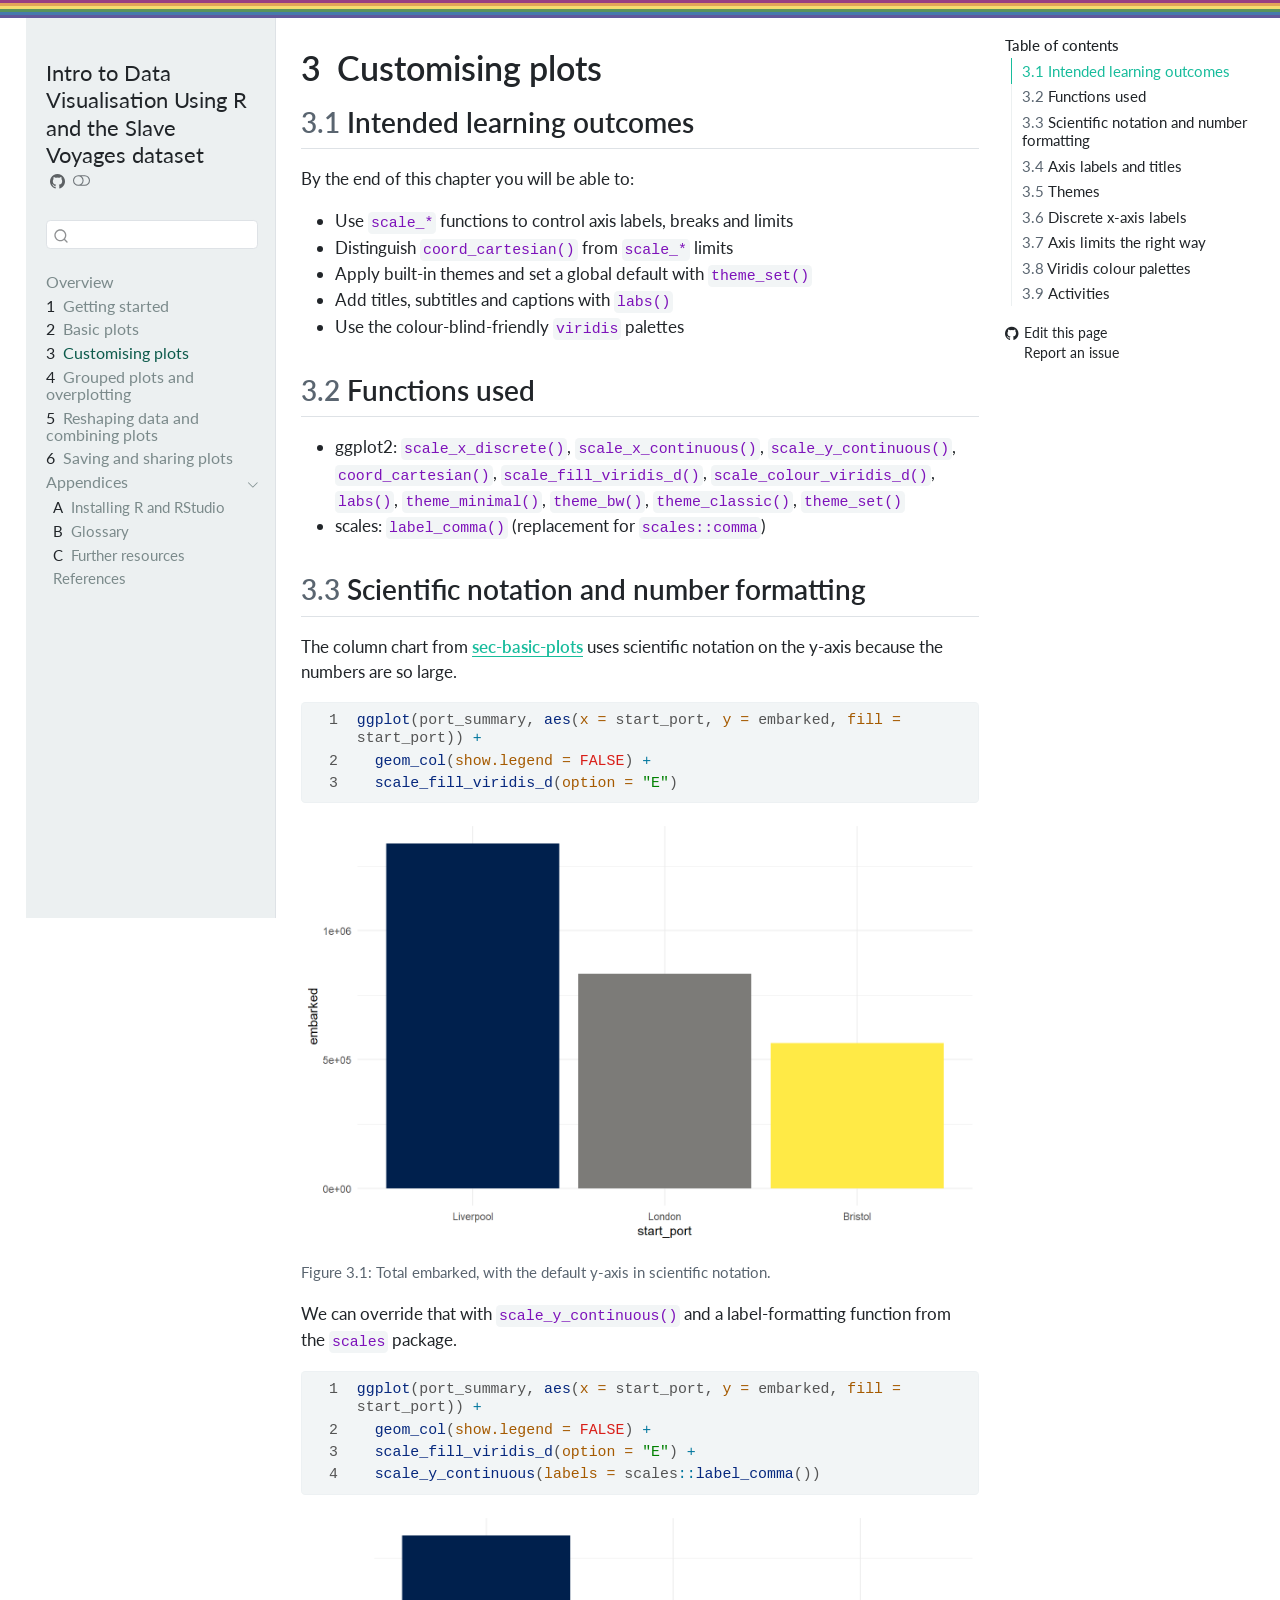
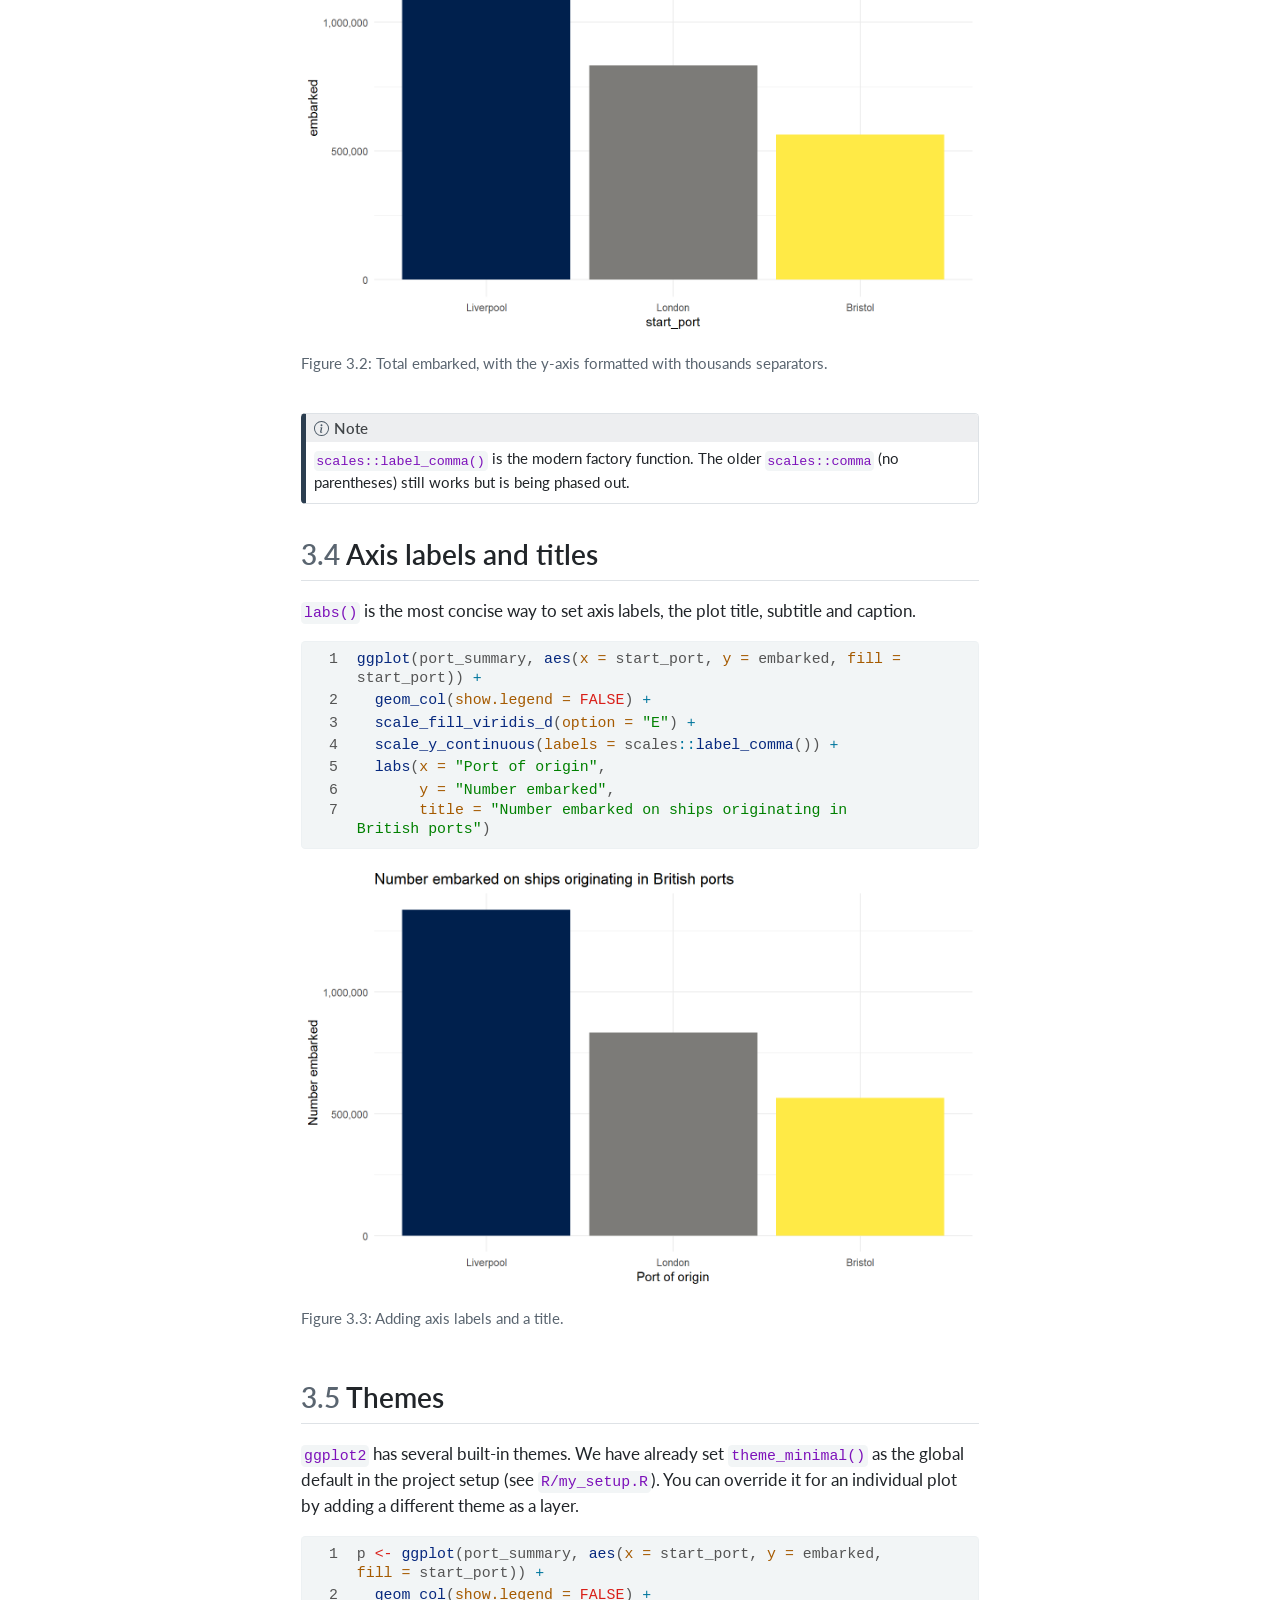
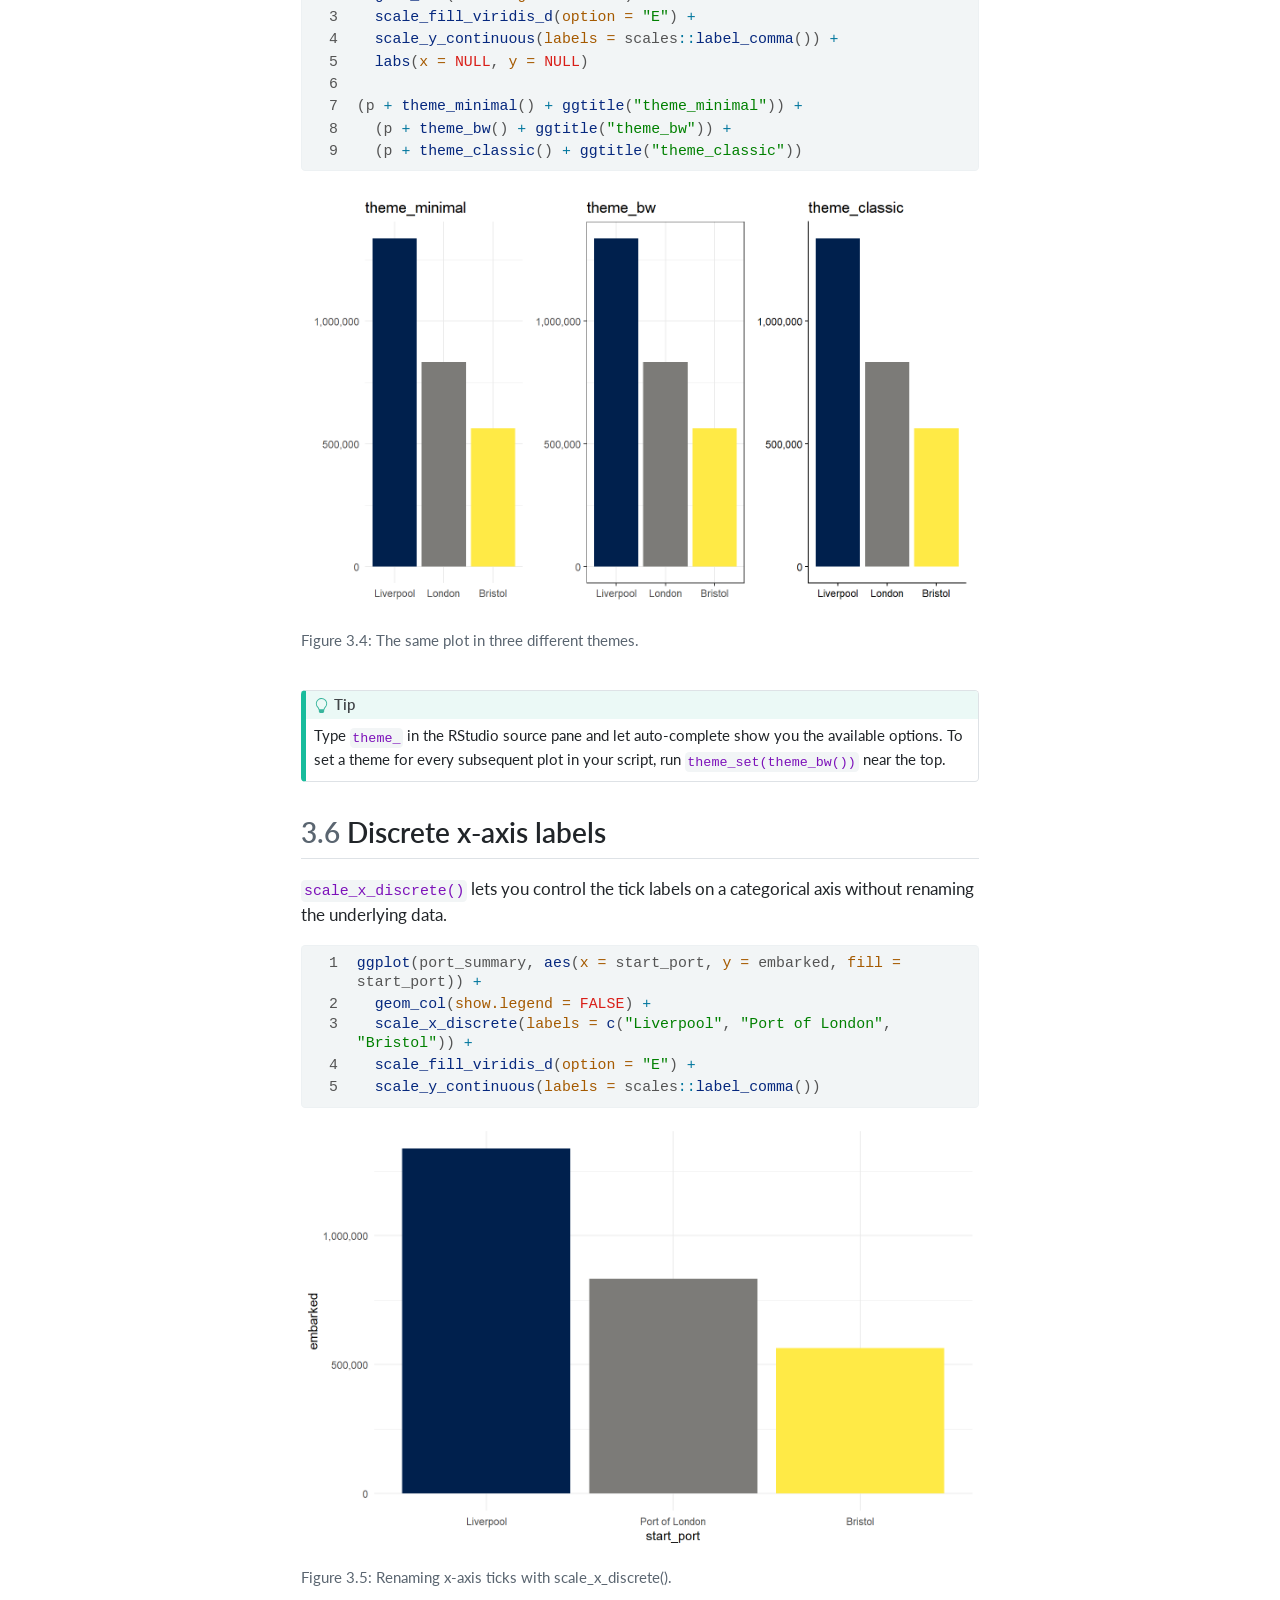
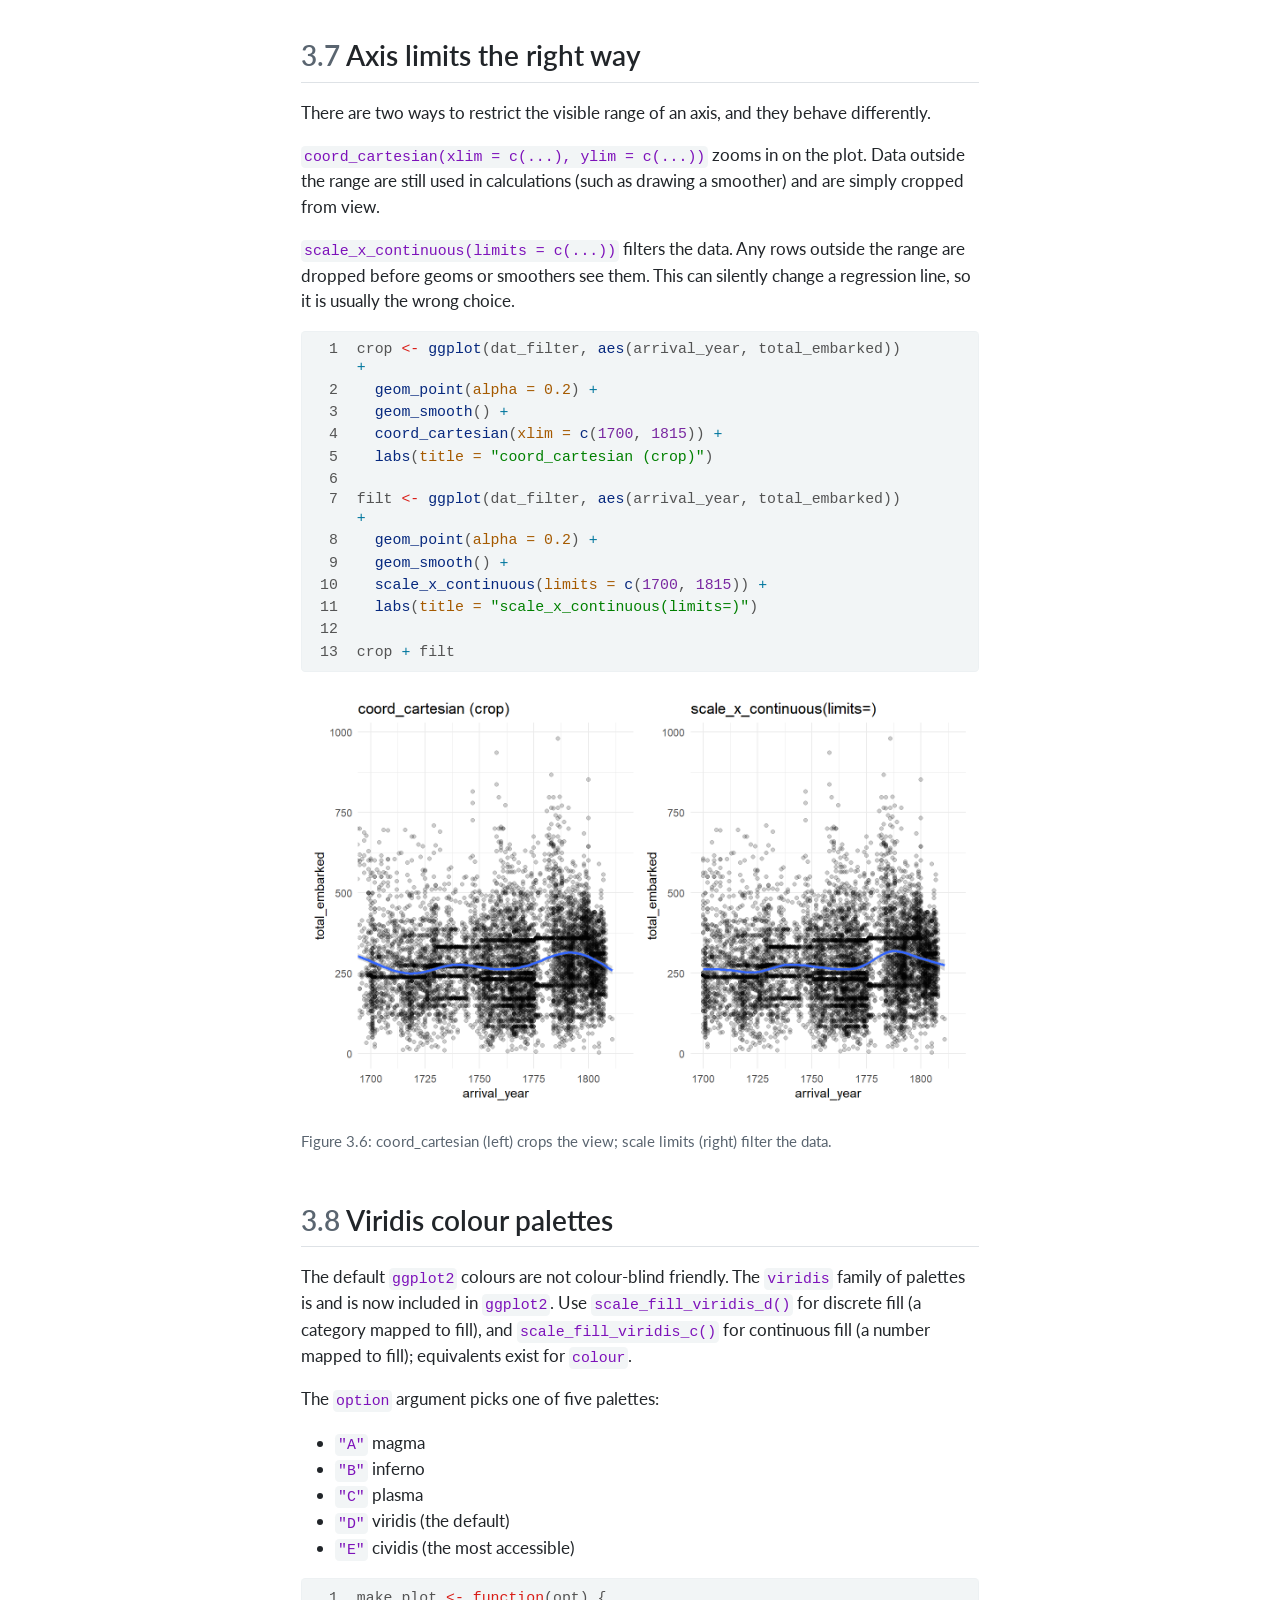
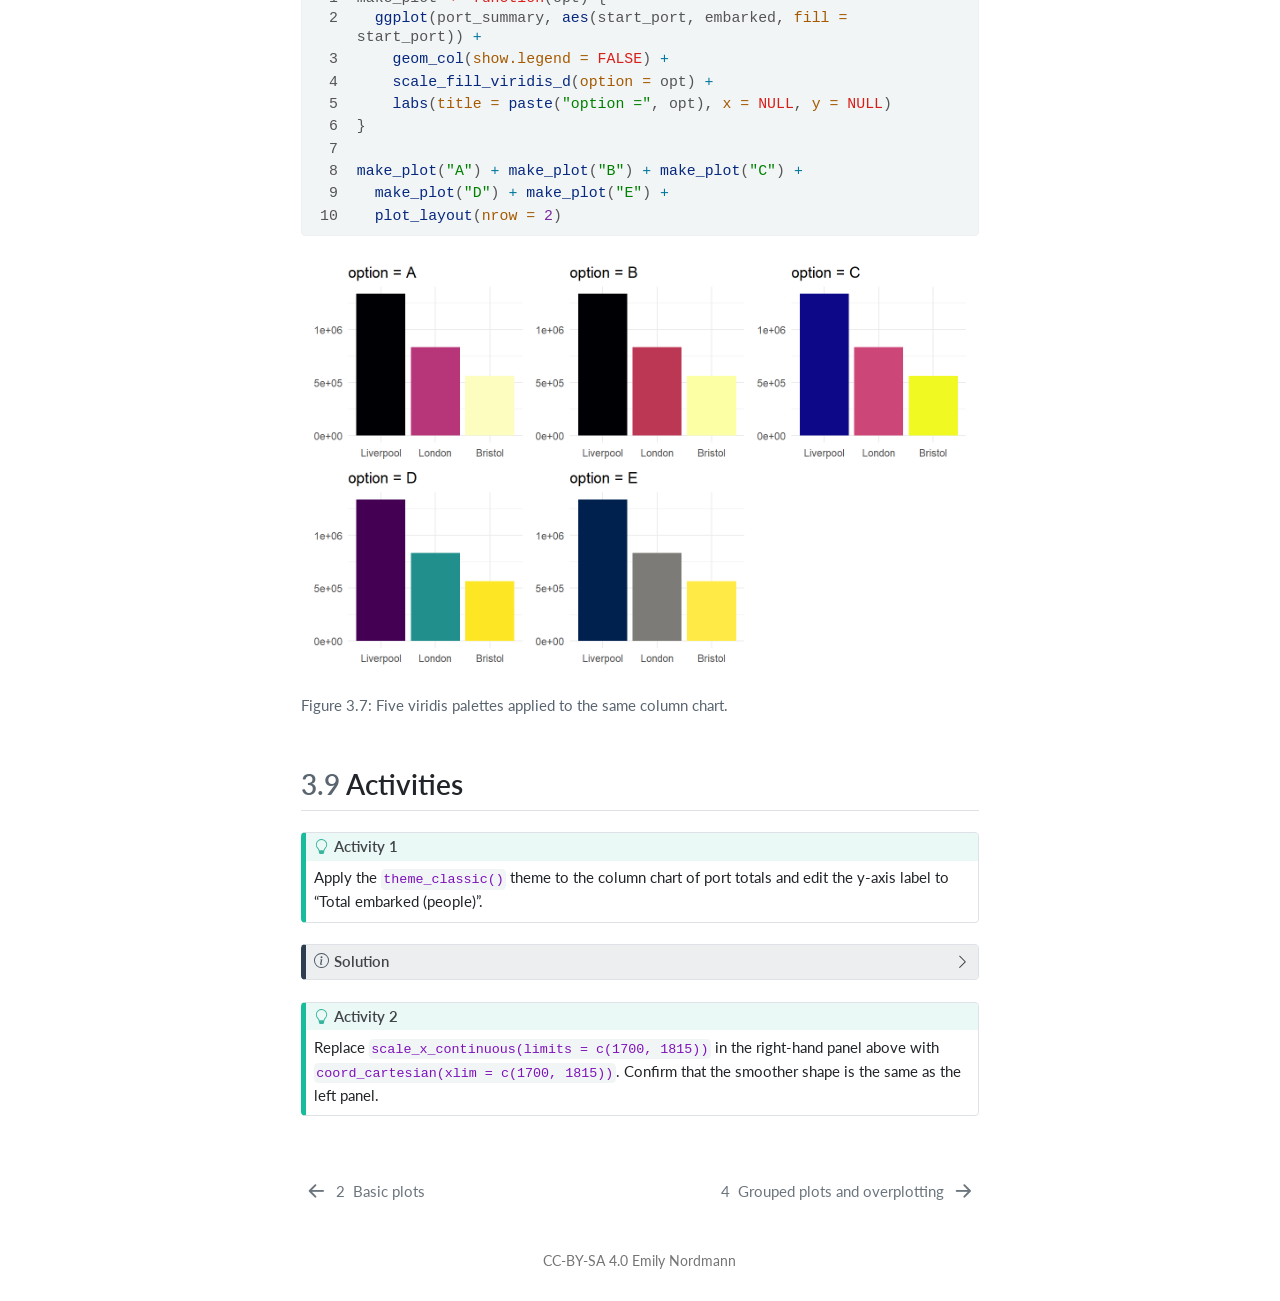
<file: docs/03-customising.html>
<!DOCTYPE html>
<html xmlns="http://www.w3.org/1999/xhtml" lang="en" xml:lang="en"><head>
<meta http-equiv="Content-Type" content="text/html; charset=UTF-8">
<meta charset="utf-8">
<meta name="generator" content="quarto-1.8.21">
<meta name="viewport" content="width=device-width, initial-scale=1.0, user-scalable=yes">
<meta name="description" content="A beginner’s guide to ggplot2 and data visualisation, using the Trans-Atlantic Slave Trade Database.">
<title>3&nbsp; Customising plots – Intro to Data Visualisation Using R and the Slave Voyages dataset</title>
<style>
code{white-space: pre-wrap;}
span.smallcaps{font-variant: small-caps;}
div.columns{display: flex; gap: min(4vw, 1.5em);}
div.column{flex: auto; overflow-x: auto;}
div.hanging-indent{margin-left: 1.5em; text-indent: -1.5em;}
ul.task-list{list-style: none;}
ul.task-list li input[type="checkbox"] {
  width: 0.8em;
  margin: 0 0.8em 0.2em -1em; /* quarto-specific, see https://github.com/quarto-dev/quarto-cli/issues/4556 */ 
  vertical-align: middle;
}
/* CSS for syntax highlighting */
html { -webkit-text-size-adjust: 100%; }
pre > code.sourceCode { white-space: pre; position: relative; }
pre > code.sourceCode > span { display: inline-block; line-height: 1.25; }
pre > code.sourceCode > span:empty { height: 1.2em; }
.sourceCode { overflow: visible; }
code.sourceCode > span { color: inherit; text-decoration: inherit; }
div.sourceCode { margin: 1em 0; }
pre.sourceCode { margin: 0; }
@media screen {
div.sourceCode { overflow: auto; }
}
@media print {
pre > code.sourceCode { white-space: pre-wrap; }
pre > code.sourceCode > span { text-indent: -5em; padding-left: 5em; }
}
pre.numberSource code
  { counter-reset: source-line 0; }
pre.numberSource code > span
  { position: relative; left: -4em; counter-increment: source-line; }
pre.numberSource code > span > a:first-child::before
  { content: counter(source-line);
    position: relative; left: -1em; text-align: right; vertical-align: baseline;
    border: none; display: inline-block;
    -webkit-touch-callout: none; -webkit-user-select: none;
    -khtml-user-select: none; -moz-user-select: none;
    -ms-user-select: none; user-select: none;
    padding: 0 4px; width: 4em;
  }
pre.numberSource { margin-left: 3em;  padding-left: 4px; }
div.sourceCode
  {   }
@media screen {
pre > code.sourceCode > span > a:first-child::before { text-decoration: underline; }
}
</style>

<script src="site_libs/quarto-nav/quarto-nav.js"></script>
<script src="site_libs/clipboard/clipboard.min.js"></script>
<script src="site_libs/quarto-search/autocomplete.umd.js"></script>
<script src="site_libs/quarto-search/fuse.min.js"></script>
<script src="site_libs/quarto-search/quarto-search.js"></script>
<meta name="quarto:offset" content="./">
<link href="./04-grouped-plots.html" rel="next">
<link href="./02-basic-plots.html" rel="prev">
<link href="./images/logos/logo.png" rel="icon" type="image/png">
<script src="site_libs/quarto-html/quarto.js" type="module"></script>
<script src="site_libs/quarto-html/tabsets/tabsets.js" type="module"></script>
<script src="site_libs/quarto-html/axe/axe-check.js" type="module"></script>
<script src="site_libs/quarto-html/popper.min.js"></script>
<script src="site_libs/quarto-html/tippy.umd.min.js"></script>
<script src="site_libs/quarto-html/anchor.min.js"></script>
<link href="site_libs/quarto-html/tippy.css" rel="stylesheet">
<link href="site_libs/quarto-html/quarto-syntax-highlighting-bef06593271c35acc66b6cdfb882565b.css" rel="stylesheet" class="quarto-color-scheme" id="quarto-text-highlighting-styles">
<link href="site_libs/quarto-html/quarto-syntax-highlighting-dark-ea06de1ba525ceca656e3b09b4cd3316.css" rel="stylesheet" class="quarto-color-scheme quarto-color-alternate" id="quarto-text-highlighting-styles">
<link href="site_libs/quarto-html/quarto-syntax-highlighting-bef06593271c35acc66b6cdfb882565b.css" rel="stylesheet" class="quarto-color-scheme-extra" id="quarto-text-highlighting-styles">
<script src="site_libs/bootstrap/bootstrap.min.js"></script>
<link href="site_libs/bootstrap/bootstrap-icons.css" rel="stylesheet">
<link href="site_libs/bootstrap/bootstrap-bb5d2cf76dd9d8b046063047f144de0c.min.css" rel="stylesheet" append-hash="true" class="quarto-color-scheme" id="quarto-bootstrap" data-mode="light">
<link href="site_libs/bootstrap/bootstrap-dark-c8dd5cd8506132e8ba466e2074c506b4.min.css" rel="stylesheet" append-hash="true" class="quarto-color-scheme quarto-color-alternate" id="quarto-bootstrap" data-mode="dark">
<link href="site_libs/bootstrap/bootstrap-bb5d2cf76dd9d8b046063047f144de0c.min.css" rel="stylesheet" append-hash="true" class="quarto-color-scheme-extra" id="quarto-bootstrap" data-mode="light"><script id="quarto-search-options" type="application/json">{
  "location": "sidebar",
  "copy-button": false,
  "collapse-after": 3,
  "panel-placement": "start",
  "type": "textbox",
  "limit": 50,
  "keyboard-shortcut": [
    "f",
    "/",
    "s"
  ],
  "show-item-context": false,
  "language": {
    "search-no-results-text": "No results",
    "search-matching-documents-text": "matching documents",
    "search-copy-link-title": "Copy link to search",
    "search-hide-matches-text": "Hide additional matches",
    "search-more-match-text": "more match in this document",
    "search-more-matches-text": "more matches in this document",
    "search-clear-button-title": "Clear",
    "search-text-placeholder": "",
    "search-detached-cancel-button-title": "Cancel",
    "search-submit-button-title": "Submit",
    "search-label": "Search"
  }
}</script><link rel="stylesheet" href="https://use.fontawesome.com/releases/v5.13.0/css/all.css">
<link rel="stylesheet" href="include/booktem.css">
<link rel="stylesheet" href="include/webex.css">
<link rel="stylesheet" href="include/glossary.css">
<link rel="stylesheet" href="include/style.css">
</head>
<body class="nav-sidebar floating quarto-light"><script id="quarto-html-before-body" type="application/javascript">
    const toggleBodyColorMode = (bsSheetEl) => {
      const mode = bsSheetEl.getAttribute("data-mode");
      const bodyEl = window.document.querySelector("body");
      if (mode === "dark") {
        bodyEl.classList.add("quarto-dark");
        bodyEl.classList.remove("quarto-light");
      } else {
        bodyEl.classList.add("quarto-light");
        bodyEl.classList.remove("quarto-dark");
      }
    }
    const toggleBodyColorPrimary = () => {
      const bsSheetEl = window.document.querySelector("link#quarto-bootstrap:not([rel=disabled-stylesheet])");
      if (bsSheetEl) {
        toggleBodyColorMode(bsSheetEl);
      }
    }
    const setColorSchemeToggle = (alternate) => {
      const toggles = window.document.querySelectorAll('.quarto-color-scheme-toggle');
      for (let i=0; i < toggles.length; i++) {
        const toggle = toggles[i];
        if (toggle) {
          if (alternate) {
            toggle.classList.add("alternate");
          } else {
            toggle.classList.remove("alternate");
          }
        }
      }
    };
    const toggleColorMode = (alternate) => {
      // Switch the stylesheets
      const primaryStylesheets = window.document.querySelectorAll('link.quarto-color-scheme:not(.quarto-color-alternate)');
      const alternateStylesheets = window.document.querySelectorAll('link.quarto-color-scheme.quarto-color-alternate');
      manageTransitions('#quarto-margin-sidebar .nav-link', false);
      if (alternate) {
        // note: dark is layered on light, we don't disable primary!
        enableStylesheet(alternateStylesheets);
        for (const sheetNode of alternateStylesheets) {
          if (sheetNode.id === "quarto-bootstrap") {
            toggleBodyColorMode(sheetNode);
          }
        }
      } else {
        disableStylesheet(alternateStylesheets);
        enableStylesheet(primaryStylesheets)
        toggleBodyColorPrimary();
      }
      manageTransitions('#quarto-margin-sidebar .nav-link', true);
      // Switch the toggles
      setColorSchemeToggle(alternate)
      // Hack to workaround the fact that safari doesn't
      // properly recolor the scrollbar when toggling (#1455)
      if (navigator.userAgent.indexOf('Safari') > 0 && navigator.userAgent.indexOf('Chrome') == -1) {
        manageTransitions("body", false);
        window.scrollTo(0, 1);
        setTimeout(() => {
          window.scrollTo(0, 0);
          manageTransitions("body", true);
        }, 40);
      }
    }
    const disableStylesheet = (stylesheets) => {
      for (let i=0; i < stylesheets.length; i++) {
        const stylesheet = stylesheets[i];
        stylesheet.rel = 'disabled-stylesheet';
      }
    }
    const enableStylesheet = (stylesheets) => {
      for (let i=0; i < stylesheets.length; i++) {
        const stylesheet = stylesheets[i];
        if(stylesheet.rel !== 'stylesheet') { // for Chrome, which will still FOUC without this check
          stylesheet.rel = 'stylesheet';
        }
      }
    }
    const manageTransitions = (selector, allowTransitions) => {
      const els = window.document.querySelectorAll(selector);
      for (let i=0; i < els.length; i++) {
        const el = els[i];
        if (allowTransitions) {
          el.classList.remove('notransition');
        } else {
          el.classList.add('notransition');
        }
      }
    }
    const isFileUrl = () => {
      return window.location.protocol === 'file:';
    }
    const hasAlternateSentinel = () => {
      let styleSentinel = getColorSchemeSentinel();
      if (styleSentinel !== null) {
        return styleSentinel === "alternate";
      } else {
        return false;
      }
    }
    const setStyleSentinel = (alternate) => {
      const value = alternate ? "alternate" : "default";
      if (!isFileUrl()) {
        window.localStorage.setItem("quarto-color-scheme", value);
      } else {
        localAlternateSentinel = value;
      }
    }
    const getColorSchemeSentinel = () => {
      if (!isFileUrl()) {
        const storageValue = window.localStorage.getItem("quarto-color-scheme");
        return storageValue != null ? storageValue : localAlternateSentinel;
      } else {
        return localAlternateSentinel;
      }
    }
    const toggleGiscusIfUsed = (isAlternate, darkModeDefault) => {
      const baseTheme = document.querySelector('#giscus-base-theme')?.value ?? 'light';
      const alternateTheme = document.querySelector('#giscus-alt-theme')?.value ?? 'dark';
      let newTheme = '';
      if(authorPrefersDark) {
        newTheme = isAlternate ? baseTheme : alternateTheme;
      } else {
        newTheme = isAlternate ? alternateTheme : baseTheme;
      }
      const changeGiscusTheme = () => {
        // From: https://github.com/giscus/giscus/issues/336
        const sendMessage = (message) => {
          const iframe = document.querySelector('iframe.giscus-frame');
          if (!iframe) return;
          iframe.contentWindow.postMessage({ giscus: message }, 'https://giscus.app');
        }
        sendMessage({
          setConfig: {
            theme: newTheme
          }
        });
      }
      const isGiscussLoaded = window.document.querySelector('iframe.giscus-frame') !== null;
      if (isGiscussLoaded) {
        changeGiscusTheme();
      }
    };
    const authorPrefersDark = false;
    const darkModeDefault = authorPrefersDark;
      document.querySelector('link#quarto-text-highlighting-styles.quarto-color-scheme-extra').rel = 'disabled-stylesheet';
      document.querySelector('link#quarto-bootstrap.quarto-color-scheme-extra').rel = 'disabled-stylesheet';
    let localAlternateSentinel = darkModeDefault ? 'alternate' : 'default';
    // Dark / light mode switch
    window.quartoToggleColorScheme = () => {
      // Read the current dark / light value
      let toAlternate = !hasAlternateSentinel();
      toggleColorMode(toAlternate);
      setStyleSentinel(toAlternate);
      toggleGiscusIfUsed(toAlternate, darkModeDefault);
      window.dispatchEvent(new Event('resize'));
    };
    // Switch to dark mode if need be
    if (hasAlternateSentinel()) {
      toggleColorMode(true);
    } else {
      toggleColorMode(false);
    }
  </script>

<div id="quarto-search-results"></div>
  <header id="quarto-header" class="headroom fixed-top"><nav class="quarto-secondary-nav"><div class="container-fluid d-flex">
      <button type="button" class="quarto-btn-toggle btn" data-bs-toggle="collapse" role="button" data-bs-target=".quarto-sidebar-collapse-item" aria-controls="quarto-sidebar" aria-expanded="false" aria-label="Toggle sidebar navigation" onclick="if (window.quartoToggleHeadroom) { window.quartoToggleHeadroom(); }">
        <i class="bi bi-layout-text-sidebar-reverse"></i>
      </button>
        <nav class="quarto-page-breadcrumbs" aria-label="breadcrumb"><ol class="breadcrumb"><li class="breadcrumb-item"><a href="./03-customising.html"><span class="chapter-number">3</span>&nbsp; <span class="chapter-title">Customising plots</span></a></li></ol></nav>
        <a class="flex-grow-1" role="navigation" data-bs-toggle="collapse" data-bs-target=".quarto-sidebar-collapse-item" aria-controls="quarto-sidebar" aria-expanded="false" aria-label="Toggle sidebar navigation" onclick="if (window.quartoToggleHeadroom) { window.quartoToggleHeadroom(); }">      
        </a>
      <button type="button" class="btn quarto-search-button" aria-label="Search" onclick="window.quartoOpenSearch();">
        <i class="bi bi-search"></i>
      </button>
    </div>
  </nav></header><!-- content --><div id="quarto-content" class="quarto-container page-columns page-rows-contents page-layout-article">
<!-- sidebar -->
  <nav id="quarto-sidebar" class="sidebar collapse collapse-horizontal quarto-sidebar-collapse-item sidebar-navigation floating overflow-auto"><div class="pt-lg-2 mt-2 text-left sidebar-header sidebar-header-stacked">
      <a href="./index.html" class="sidebar-logo-link">
      </a>
    <div class="sidebar-title mb-0 py-0">
      <a href="./">Intro to Data Visualisation Using R and the Slave Voyages dataset</a> 
        <div class="sidebar-tools-main">
    <a href="https://github.com/emilynordmann/slavevoyagedata" title="Source Code" class="quarto-navigation-tool px-1" aria-label="Source Code"><i class="bi bi-github"></i></a>
  <a href="" class="quarto-color-scheme-toggle quarto-navigation-tool  px-1" onclick="window.quartoToggleColorScheme(); return false;" title="Toggle dark mode"><i class="bi"></i></a>
</div>
    </div>
      </div>
        <div class="mt-2 flex-shrink-0 align-items-center">
        <div class="sidebar-search">
        <div id="quarto-search" class="" title="Search"></div>
        </div>
        </div>
    <div class="sidebar-menu-container"> 
    <ul class="list-unstyled mt-1">
<li class="sidebar-item">
  <div class="sidebar-item-container"> 
  <a href="./index.html" class="sidebar-item-text sidebar-link">
 <span class="menu-text">Overview</span></a>
  </div>
</li>
        <li class="sidebar-item">
  <div class="sidebar-item-container"> 
  <a href="./01-getting-started.html" class="sidebar-item-text sidebar-link">
 <span class="menu-text"><span class="chapter-number">1</span>&nbsp; <span class="chapter-title">Getting started</span></span></a>
  </div>
</li>
        <li class="sidebar-item">
  <div class="sidebar-item-container"> 
  <a href="./02-basic-plots.html" class="sidebar-item-text sidebar-link">
 <span class="menu-text"><span class="chapter-number">2</span>&nbsp; <span class="chapter-title">Basic plots</span></span></a>
  </div>
</li>
        <li class="sidebar-item">
  <div class="sidebar-item-container"> 
  <a href="./03-customising.html" class="sidebar-item-text sidebar-link active">
 <span class="menu-text"><span class="chapter-number">3</span>&nbsp; <span class="chapter-title">Customising plots</span></span></a>
  </div>
</li>
        <li class="sidebar-item">
  <div class="sidebar-item-container"> 
  <a href="./04-grouped-plots.html" class="sidebar-item-text sidebar-link">
 <span class="menu-text"><span class="chapter-number">4</span>&nbsp; <span class="chapter-title">Grouped plots and overplotting</span></span></a>
  </div>
</li>
        <li class="sidebar-item">
  <div class="sidebar-item-container"> 
  <a href="./05-reshaping.html" class="sidebar-item-text sidebar-link">
 <span class="menu-text"><span class="chapter-number">5</span>&nbsp; <span class="chapter-title">Reshaping data and combining plots</span></span></a>
  </div>
</li>
        <li class="sidebar-item">
  <div class="sidebar-item-container"> 
  <a href="./06-saving-sharing.html" class="sidebar-item-text sidebar-link">
 <span class="menu-text"><span class="chapter-number">6</span>&nbsp; <span class="chapter-title">Saving and sharing plots</span></span></a>
  </div>
</li>
        <li class="sidebar-item sidebar-item-section">
      <div class="sidebar-item-container"> 
            <a class="sidebar-item-text sidebar-link text-start" data-bs-toggle="collapse" data-bs-target="#quarto-sidebar-section-1" role="navigation" aria-expanded="true">
 <span class="menu-text">Appendices</span></a>
          <a class="sidebar-item-toggle text-start" data-bs-toggle="collapse" data-bs-target="#quarto-sidebar-section-1" role="navigation" aria-expanded="true" aria-label="Toggle section">
            <i class="bi bi-chevron-right ms-2"></i>
          </a> 
      </div>
      <ul id="quarto-sidebar-section-1" class="collapse list-unstyled sidebar-section depth1 show">
<li class="sidebar-item">
  <div class="sidebar-item-container"> 
  <a href="./app-installing-r.html" class="sidebar-item-text sidebar-link">
 <span class="menu-text"><span class="chapter-number">A</span>&nbsp; <span class="chapter-title">Installing R and RStudio</span></span></a>
  </div>
</li>
          <li class="sidebar-item">
  <div class="sidebar-item-container"> 
  <a href="./app-glossary.html" class="sidebar-item-text sidebar-link">
 <span class="menu-text"><span class="chapter-number">B</span>&nbsp; <span class="chapter-title">Glossary</span></span></a>
  </div>
</li>
          <li class="sidebar-item">
  <div class="sidebar-item-container"> 
  <a href="./app-resources.html" class="sidebar-item-text sidebar-link">
 <span class="menu-text"><span class="chapter-number">C</span>&nbsp; <span class="chapter-title">Further resources</span></span></a>
  </div>
</li>
          <li class="sidebar-item">
  <div class="sidebar-item-container"> 
  <a href="./references.html" class="sidebar-item-text sidebar-link">
 <span class="menu-text">References</span></a>
  </div>
</li>
      </ul>
</li>
    </ul>
</div>
</nav><div id="quarto-sidebar-glass" class="quarto-sidebar-collapse-item" data-bs-toggle="collapse" data-bs-target=".quarto-sidebar-collapse-item"></div>
<!-- margin-sidebar -->
    <div id="quarto-margin-sidebar" class="sidebar margin-sidebar">
        <nav id="TOC" role="doc-toc" class="toc-active"><h2 id="toc-title">Table of contents</h2>
   
  <ul>
<li><a href="#intended-learning-outcomes" id="toc-intended-learning-outcomes" class="nav-link active" data-scroll-target="#intended-learning-outcomes"><span class="header-section-number">3.1</span> Intended learning outcomes</a></li>
  <li><a href="#functions-used" id="toc-functions-used" class="nav-link" data-scroll-target="#functions-used"><span class="header-section-number">3.2</span> Functions used</a></li>
  <li><a href="#scientific-notation-and-number-formatting" id="toc-scientific-notation-and-number-formatting" class="nav-link" data-scroll-target="#scientific-notation-and-number-formatting"><span class="header-section-number">3.3</span> Scientific notation and number formatting</a></li>
  <li><a href="#axis-labels-and-titles" id="toc-axis-labels-and-titles" class="nav-link" data-scroll-target="#axis-labels-and-titles"><span class="header-section-number">3.4</span> Axis labels and titles</a></li>
  <li><a href="#themes" id="toc-themes" class="nav-link" data-scroll-target="#themes"><span class="header-section-number">3.5</span> Themes</a></li>
  <li><a href="#discrete-x-axis-labels" id="toc-discrete-x-axis-labels" class="nav-link" data-scroll-target="#discrete-x-axis-labels"><span class="header-section-number">3.6</span> Discrete x-axis labels</a></li>
  <li><a href="#axis-limits-the-right-way" id="toc-axis-limits-the-right-way" class="nav-link" data-scroll-target="#axis-limits-the-right-way"><span class="header-section-number">3.7</span> Axis limits the right way</a></li>
  <li><a href="#viridis-colour-palettes" id="toc-viridis-colour-palettes" class="nav-link" data-scroll-target="#viridis-colour-palettes"><span class="header-section-number">3.8</span> Viridis colour palettes</a></li>
  <li><a href="#activities" id="toc-activities" class="nav-link" data-scroll-target="#activities"><span class="header-section-number">3.9</span> Activities</a></li>
  </ul><div class="toc-actions"><ul><li><a href="https://github.com/emilynordmann/slavevoyagedata/edit/main/03-customising.qmd" class="toc-action"><i class="bi bi-github"></i>Edit this page</a></li><li><a href="https://github.com/emilynordmann/slavevoyagedata/issues/new" class="toc-action"><i class="bi empty"></i>Report an issue</a></li></ul></div></nav>
    </div>
<!-- main -->
<main class="content" id="quarto-document-content"><header id="title-block-header" class="quarto-title-block default"><div class="quarto-title">
<h1 class="title"><span id="sec-customising" class="quarto-section-identifier"><span class="chapter-number">3</span>&nbsp; <span class="chapter-title">Customising plots</span></span></h1>
</div>



<div class="quarto-title-meta">

    
  
    
  </div>
  


</header><section id="intended-learning-outcomes" class="level2" data-number="3.1"><h2 data-number="3.1" class="anchored" data-anchor-id="intended-learning-outcomes">
<span class="header-section-number">3.1</span> Intended learning outcomes</h2>
<p>By the end of this chapter you will be able to:</p>
<ul>
<li>Use <code>scale_*</code> functions to control axis labels, breaks and limits</li>
<li>Distinguish <code>coord_cartesian()</code> from <code>scale_*</code> limits</li>
<li>Apply built-in themes and set a global default with <code>theme_set()</code>
</li>
<li>Add titles, subtitles and captions with <code>labs()</code>
</li>
<li>Use the colour-blind-friendly <code>viridis</code> palettes</li>
</ul></section><section id="functions-used" class="level2" data-number="3.2"><h2 data-number="3.2" class="anchored" data-anchor-id="functions-used">
<span class="header-section-number">3.2</span> Functions used</h2>
<ul>
<li>ggplot2: <code>scale_x_discrete()</code>, <code>scale_x_continuous()</code>, <code>scale_y_continuous()</code>, <code>coord_cartesian()</code>, <code>scale_fill_viridis_d()</code>, <code>scale_colour_viridis_d()</code>, <code>labs()</code>, <code>theme_minimal()</code>, <code>theme_bw()</code>, <code>theme_classic()</code>, <code>theme_set()</code>
</li>
<li>scales: <code>label_comma()</code> (replacement for <code><a href="https://scales.r-lib.org/reference/comma.html">scales::comma</a></code>)</li>
</ul></section><section id="scientific-notation-and-number-formatting" class="level2" data-number="3.3"><h2 data-number="3.3" class="anchored" data-anchor-id="scientific-notation-and-number-formatting">
<span class="header-section-number">3.3</span> Scientific notation and number formatting</h2>
<p>The column chart from <a href="#sec-basic-plots" class="quarto-xref"><span class="quarto-unresolved-ref">sec-basic-plots</span></a> uses scientific notation on the y-axis because the numbers are so large.</p>
<div class="cell" data-layout-align="center">
<div class="code-copy-outer-scaffold"><div class="sourceCode cell-code" id="cb1"><pre class="sourceCode numberSource r number-lines code-with-copy"><code class="sourceCode r"><span id="cb1-1"><a href="#cb1-1"></a><span class="fu">ggplot</span>(port_summary, <span class="fu">aes</span>(<span class="at">x =</span> start_port, <span class="at">y =</span> embarked, <span class="at">fill =</span> start_port)) <span class="sc">+</span></span>
<span id="cb1-2"><a href="#cb1-2"></a>  <span class="fu">geom_col</span>(<span class="at">show.legend =</span> <span class="cn">FALSE</span>) <span class="sc">+</span></span>
<span id="cb1-3"><a href="#cb1-3"></a>  <span class="fu">scale_fill_viridis_d</span>(<span class="at">option =</span> <span class="st">"E"</span>)</span></code></pre></div><button title="Copy to Clipboard" class="code-copy-button"><i class="bi"></i></button></div>
<div class="cell-output-display">
<div id="fig-col-scientific" class="quarto-float quarto-figure quarto-figure-center anchored" data-fig-align="center" alt="Column chart with Liverpool, London and Bristol on the x-axis and total embarked on the y-axis labelled in scientific notation (5e+05, 1e+06).">
<figure class="quarto-float quarto-float-fig figure"><div aria-describedby="fig-col-scientific-caption-0ceaefa1-69ba-4598-a22c-09a6ac19f8ca">
<img src="03-customising_files/figure-html/fig-col-scientific-1.png" class="img-fluid quarto-figure quarto-figure-center figure-img" style="width:100.0%" alt="Column chart with Liverpool, London and Bristol on the x-axis and total embarked on the y-axis labelled in scientific notation (5e+05, 1e+06).">
</div>
<figcaption class="quarto-float-caption-bottom quarto-float-caption quarto-float-fig" id="fig-col-scientific-caption-0ceaefa1-69ba-4598-a22c-09a6ac19f8ca">
Figure&nbsp;3.1: Total embarked, with the default y-axis in scientific notation.
</figcaption></figure>
</div>
</div>
</div>
<p>We can override that with <code>scale_y_continuous()</code> and a label-formatting function from the <code>scales</code> package.</p>
<div class="cell" data-layout-align="center">
<div class="code-copy-outer-scaffold"><div class="sourceCode cell-code" id="cb2"><pre class="sourceCode numberSource r number-lines code-with-copy"><code class="sourceCode r"><span id="cb2-1"><a href="#cb2-1"></a><span class="fu">ggplot</span>(port_summary, <span class="fu">aes</span>(<span class="at">x =</span> start_port, <span class="at">y =</span> embarked, <span class="at">fill =</span> start_port)) <span class="sc">+</span></span>
<span id="cb2-2"><a href="#cb2-2"></a>  <span class="fu">geom_col</span>(<span class="at">show.legend =</span> <span class="cn">FALSE</span>) <span class="sc">+</span></span>
<span id="cb2-3"><a href="#cb2-3"></a>  <span class="fu">scale_fill_viridis_d</span>(<span class="at">option =</span> <span class="st">"E"</span>) <span class="sc">+</span></span>
<span id="cb2-4"><a href="#cb2-4"></a>  <span class="fu">scale_y_continuous</span>(<span class="at">labels =</span> scales<span class="sc">::</span><span class="fu">label_comma</span>())</span></code></pre></div><button title="Copy to Clipboard" class="code-copy-button"><i class="bi"></i></button></div>
<div class="cell-output-display">
<div id="fig-col-comma" class="quarto-float quarto-figure quarto-figure-center anchored" data-fig-align="center" alt="Column chart with Liverpool, London and Bristol on the x-axis and total embarked on the y-axis labelled 0, 500,000, 1,000,000.">
<figure class="quarto-float quarto-float-fig figure"><div aria-describedby="fig-col-comma-caption-0ceaefa1-69ba-4598-a22c-09a6ac19f8ca">
<img src="03-customising_files/figure-html/fig-col-comma-1.png" class="img-fluid quarto-figure quarto-figure-center figure-img" style="width:100.0%" alt="Column chart with Liverpool, London and Bristol on the x-axis and total embarked on the y-axis labelled 0, 500,000, 1,000,000.">
</div>
<figcaption class="quarto-float-caption-bottom quarto-float-caption quarto-float-fig" id="fig-col-comma-caption-0ceaefa1-69ba-4598-a22c-09a6ac19f8ca">
Figure&nbsp;3.2: Total embarked, with the y-axis formatted with thousands separators.
</figcaption></figure>
</div>
</div>
</div>
<div class="callout callout-style-default callout-note callout-titled">
<div class="callout-header d-flex align-content-center">
<div class="callout-icon-container">
<i class="callout-icon"></i>
</div>
<div class="callout-title-container flex-fill">
Note
</div>
</div>
<div class="callout-body-container callout-body">
<p><code><a href="https://scales.r-lib.org/reference/label_number.html">scales::label_comma()</a></code> is the modern factory function. The older <code><a href="https://scales.r-lib.org/reference/comma.html">scales::comma</a></code> (no parentheses) still works but is being phased out.</p>
</div>
</div>
</section><section id="axis-labels-and-titles" class="level2" data-number="3.4"><h2 data-number="3.4" class="anchored" data-anchor-id="axis-labels-and-titles">
<span class="header-section-number">3.4</span> Axis labels and titles</h2>
<p><code>labs()</code> is the most concise way to set axis labels, the plot title, subtitle and caption.</p>
<div class="cell" data-layout-align="center">
<div class="code-copy-outer-scaffold"><div class="sourceCode cell-code" id="cb3"><pre class="sourceCode numberSource r number-lines code-with-copy"><code class="sourceCode r"><span id="cb3-1"><a href="#cb3-1"></a><span class="fu">ggplot</span>(port_summary, <span class="fu">aes</span>(<span class="at">x =</span> start_port, <span class="at">y =</span> embarked, <span class="at">fill =</span> start_port)) <span class="sc">+</span></span>
<span id="cb3-2"><a href="#cb3-2"></a>  <span class="fu">geom_col</span>(<span class="at">show.legend =</span> <span class="cn">FALSE</span>) <span class="sc">+</span></span>
<span id="cb3-3"><a href="#cb3-3"></a>  <span class="fu">scale_fill_viridis_d</span>(<span class="at">option =</span> <span class="st">"E"</span>) <span class="sc">+</span></span>
<span id="cb3-4"><a href="#cb3-4"></a>  <span class="fu">scale_y_continuous</span>(<span class="at">labels =</span> scales<span class="sc">::</span><span class="fu">label_comma</span>()) <span class="sc">+</span></span>
<span id="cb3-5"><a href="#cb3-5"></a>  <span class="fu">labs</span>(<span class="at">x =</span> <span class="st">"Port of origin"</span>,</span>
<span id="cb3-6"><a href="#cb3-6"></a>       <span class="at">y =</span> <span class="st">"Number embarked"</span>,</span>
<span id="cb3-7"><a href="#cb3-7"></a>       <span class="at">title =</span> <span class="st">"Number embarked on ships originating in British ports"</span>)</span></code></pre></div><button title="Copy to Clipboard" class="code-copy-button"><i class="bi"></i></button></div>
<div class="cell-output-display">
<div id="fig-col-labs" class="quarto-float quarto-figure quarto-figure-center anchored" data-fig-align="center" alt="Column chart of total embarked by port with axis label 'Port of origin', y-axis label 'Number embarked', and title 'Number embarked on ships originating in British ports'.">
<figure class="quarto-float quarto-float-fig figure"><div aria-describedby="fig-col-labs-caption-0ceaefa1-69ba-4598-a22c-09a6ac19f8ca">
<img src="03-customising_files/figure-html/fig-col-labs-1.png" class="img-fluid quarto-figure quarto-figure-center figure-img" style="width:100.0%" alt="Column chart of total embarked by port with axis label 'Port of origin', y-axis label 'Number embarked', and title 'Number embarked on ships originating in British ports'.">
</div>
<figcaption class="quarto-float-caption-bottom quarto-float-caption quarto-float-fig" id="fig-col-labs-caption-0ceaefa1-69ba-4598-a22c-09a6ac19f8ca">
Figure&nbsp;3.3: Adding axis labels and a title.
</figcaption></figure>
</div>
</div>
</div>
</section><section id="themes" class="level2" data-number="3.5"><h2 data-number="3.5" class="anchored" data-anchor-id="themes">
<span class="header-section-number">3.5</span> Themes</h2>
<p><code>ggplot2</code> has several built-in themes. We have already set <code>theme_minimal()</code> as the global default in the project setup (see <code>R/my_setup.R</code>). You can override it for an individual plot by adding a different theme as a layer.</p>
<div class="cell" data-layout-align="center">
<div class="code-copy-outer-scaffold"><div class="sourceCode cell-code" id="cb4"><pre class="sourceCode numberSource r number-lines code-with-copy"><code class="sourceCode r"><span id="cb4-1"><a href="#cb4-1"></a>p <span class="ot">&lt;-</span> <span class="fu">ggplot</span>(port_summary, <span class="fu">aes</span>(<span class="at">x =</span> start_port, <span class="at">y =</span> embarked, <span class="at">fill =</span> start_port)) <span class="sc">+</span></span>
<span id="cb4-2"><a href="#cb4-2"></a>  <span class="fu">geom_col</span>(<span class="at">show.legend =</span> <span class="cn">FALSE</span>) <span class="sc">+</span></span>
<span id="cb4-3"><a href="#cb4-3"></a>  <span class="fu">scale_fill_viridis_d</span>(<span class="at">option =</span> <span class="st">"E"</span>) <span class="sc">+</span></span>
<span id="cb4-4"><a href="#cb4-4"></a>  <span class="fu">scale_y_continuous</span>(<span class="at">labels =</span> scales<span class="sc">::</span><span class="fu">label_comma</span>()) <span class="sc">+</span></span>
<span id="cb4-5"><a href="#cb4-5"></a>  <span class="fu">labs</span>(<span class="at">x =</span> <span class="cn">NULL</span>, <span class="at">y =</span> <span class="cn">NULL</span>)</span>
<span id="cb4-6"><a href="#cb4-6"></a></span>
<span id="cb4-7"><a href="#cb4-7"></a>(p <span class="sc">+</span> <span class="fu">theme_minimal</span>() <span class="sc">+</span> <span class="fu">ggtitle</span>(<span class="st">"theme_minimal"</span>)) <span class="sc">+</span></span>
<span id="cb4-8"><a href="#cb4-8"></a>  (p <span class="sc">+</span> <span class="fu">theme_bw</span>() <span class="sc">+</span> <span class="fu">ggtitle</span>(<span class="st">"theme_bw"</span>)) <span class="sc">+</span></span>
<span id="cb4-9"><a href="#cb4-9"></a>  (p <span class="sc">+</span> <span class="fu">theme_classic</span>() <span class="sc">+</span> <span class="fu">ggtitle</span>(<span class="st">"theme_classic"</span>))</span></code></pre></div><button title="Copy to Clipboard" class="code-copy-button"><i class="bi"></i></button></div>
<div class="cell-output-display">
<div id="fig-themes" class="quarto-float quarto-figure quarto-figure-center anchored" data-fig-align="center" alt="Three column charts of total embarked by port, each with a different theme applied: theme_minimal, theme_bw and theme_classic.">
<figure class="quarto-float quarto-float-fig figure"><div aria-describedby="fig-themes-caption-0ceaefa1-69ba-4598-a22c-09a6ac19f8ca">
<img src="03-customising_files/figure-html/fig-themes-1.png" class="img-fluid quarto-figure quarto-figure-center figure-img" style="width:100.0%" alt="Three column charts of total embarked by port, each with a different theme applied: theme_minimal, theme_bw and theme_classic.">
</div>
<figcaption class="quarto-float-caption-bottom quarto-float-caption quarto-float-fig" id="fig-themes-caption-0ceaefa1-69ba-4598-a22c-09a6ac19f8ca">
Figure&nbsp;3.4: The same plot in three different themes.
</figcaption></figure>
</div>
</div>
</div>
<div class="callout callout-style-default callout-tip callout-titled">
<div class="callout-header d-flex align-content-center">
<div class="callout-icon-container">
<i class="callout-icon"></i>
</div>
<div class="callout-title-container flex-fill">
Tip
</div>
</div>
<div class="callout-body-container callout-body">
<p>Type <code>theme_</code> in the RStudio source pane and let auto-complete show you the available options. To set a theme for every subsequent plot in your script, run <code>theme_set(theme_bw())</code> near the top.</p>
</div>
</div>
</section><section id="discrete-x-axis-labels" class="level2" data-number="3.6"><h2 data-number="3.6" class="anchored" data-anchor-id="discrete-x-axis-labels">
<span class="header-section-number">3.6</span> Discrete x-axis labels</h2>
<p><code>scale_x_discrete()</code> lets you control the tick labels on a categorical axis without renaming the underlying data.</p>
<div class="cell" data-layout-align="center">
<div class="code-copy-outer-scaffold"><div class="sourceCode cell-code" id="cb5"><pre class="sourceCode numberSource r number-lines code-with-copy"><code class="sourceCode r"><span id="cb5-1"><a href="#cb5-1"></a><span class="fu">ggplot</span>(port_summary, <span class="fu">aes</span>(<span class="at">x =</span> start_port, <span class="at">y =</span> embarked, <span class="at">fill =</span> start_port)) <span class="sc">+</span></span>
<span id="cb5-2"><a href="#cb5-2"></a>  <span class="fu">geom_col</span>(<span class="at">show.legend =</span> <span class="cn">FALSE</span>) <span class="sc">+</span></span>
<span id="cb5-3"><a href="#cb5-3"></a>  <span class="fu">scale_x_discrete</span>(<span class="at">labels =</span> <span class="fu">c</span>(<span class="st">"Liverpool"</span>, <span class="st">"Port of London"</span>, <span class="st">"Bristol"</span>)) <span class="sc">+</span></span>
<span id="cb5-4"><a href="#cb5-4"></a>  <span class="fu">scale_fill_viridis_d</span>(<span class="at">option =</span> <span class="st">"E"</span>) <span class="sc">+</span></span>
<span id="cb5-5"><a href="#cb5-5"></a>  <span class="fu">scale_y_continuous</span>(<span class="at">labels =</span> scales<span class="sc">::</span><span class="fu">label_comma</span>())</span></code></pre></div><button title="Copy to Clipboard" class="code-copy-button"><i class="bi"></i></button></div>
<div class="cell-output-display">
<div id="fig-discrete-labels" class="quarto-float quarto-figure quarto-figure-center anchored" data-fig-align="center" alt="Column chart with x-axis ticks renamed to 'Liverpool', 'Port of London' and 'Bristol'.">
<figure class="quarto-float quarto-float-fig figure"><div aria-describedby="fig-discrete-labels-caption-0ceaefa1-69ba-4598-a22c-09a6ac19f8ca">
<img src="03-customising_files/figure-html/fig-discrete-labels-1.png" class="img-fluid quarto-figure quarto-figure-center figure-img" style="width:100.0%" alt="Column chart with x-axis ticks renamed to 'Liverpool', 'Port of London' and 'Bristol'.">
</div>
<figcaption class="quarto-float-caption-bottom quarto-float-caption quarto-float-fig" id="fig-discrete-labels-caption-0ceaefa1-69ba-4598-a22c-09a6ac19f8ca">
Figure&nbsp;3.5: Renaming x-axis ticks with scale_x_discrete().
</figcaption></figure>
</div>
</div>
</div>
</section><section id="axis-limits-the-right-way" class="level2" data-number="3.7"><h2 data-number="3.7" class="anchored" data-anchor-id="axis-limits-the-right-way">
<span class="header-section-number">3.7</span> Axis limits the right way</h2>
<p>There are two ways to restrict the visible range of an axis, and they behave differently.</p>
<p><code>coord_cartesian(xlim = c(...), ylim = c(...))</code> zooms in on the plot. Data outside the range are still used in calculations (such as drawing a smoother) and are simply cropped from view.</p>
<p><code>scale_x_continuous(limits = c(...))</code> filters the data. Any rows outside the range are dropped before geoms or smoothers see them. This can silently change a regression line, so it is usually the wrong choice.</p>
<div class="cell" data-layout-align="center">
<div class="code-copy-outer-scaffold"><div class="sourceCode cell-code" id="cb6"><pre class="sourceCode numberSource r number-lines code-with-copy"><code class="sourceCode r"><span id="cb6-1"><a href="#cb6-1"></a>crop <span class="ot">&lt;-</span> <span class="fu">ggplot</span>(dat_filter, <span class="fu">aes</span>(arrival_year, total_embarked)) <span class="sc">+</span></span>
<span id="cb6-2"><a href="#cb6-2"></a>  <span class="fu">geom_point</span>(<span class="at">alpha =</span> <span class="fl">0.2</span>) <span class="sc">+</span></span>
<span id="cb6-3"><a href="#cb6-3"></a>  <span class="fu">geom_smooth</span>() <span class="sc">+</span></span>
<span id="cb6-4"><a href="#cb6-4"></a>  <span class="fu">coord_cartesian</span>(<span class="at">xlim =</span> <span class="fu">c</span>(<span class="dv">1700</span>, <span class="dv">1815</span>)) <span class="sc">+</span></span>
<span id="cb6-5"><a href="#cb6-5"></a>  <span class="fu">labs</span>(<span class="at">title =</span> <span class="st">"coord_cartesian (crop)"</span>)</span>
<span id="cb6-6"><a href="#cb6-6"></a></span>
<span id="cb6-7"><a href="#cb6-7"></a>filt <span class="ot">&lt;-</span> <span class="fu">ggplot</span>(dat_filter, <span class="fu">aes</span>(arrival_year, total_embarked)) <span class="sc">+</span></span>
<span id="cb6-8"><a href="#cb6-8"></a>  <span class="fu">geom_point</span>(<span class="at">alpha =</span> <span class="fl">0.2</span>) <span class="sc">+</span></span>
<span id="cb6-9"><a href="#cb6-9"></a>  <span class="fu">geom_smooth</span>() <span class="sc">+</span></span>
<span id="cb6-10"><a href="#cb6-10"></a>  <span class="fu">scale_x_continuous</span>(<span class="at">limits =</span> <span class="fu">c</span>(<span class="dv">1700</span>, <span class="dv">1815</span>)) <span class="sc">+</span></span>
<span id="cb6-11"><a href="#cb6-11"></a>  <span class="fu">labs</span>(<span class="at">title =</span> <span class="st">"scale_x_continuous(limits=)"</span>)</span>
<span id="cb6-12"><a href="#cb6-12"></a></span>
<span id="cb6-13"><a href="#cb6-13"></a>crop <span class="sc">+</span> filt</span></code></pre></div><button title="Copy to Clipboard" class="code-copy-button"><i class="bi"></i></button></div>
<div class="cell-output-display">
<div id="fig-axis-limits" class="quarto-float quarto-figure quarto-figure-center anchored" data-fig-align="center" alt="Two scatter plots side by side. Both show arrival year vs total embarked with a smoother. The left plot crops the x-axis to 1700-1815 but the smoother uses all the data. The right plot filters to the same range and the smoother changes shape accordingly.">
<figure class="quarto-float quarto-float-fig figure"><div aria-describedby="fig-axis-limits-caption-0ceaefa1-69ba-4598-a22c-09a6ac19f8ca">
<img src="03-customising_files/figure-html/fig-axis-limits-1.png" class="img-fluid quarto-figure quarto-figure-center figure-img" style="width:100.0%" alt="Two scatter plots side by side. Both show arrival year vs total embarked with a smoother. The left plot crops the x-axis to 1700-1815 but the smoother uses all the data. The right plot filters to the same range and the smoother changes shape accordingly.">
</div>
<figcaption class="quarto-float-caption-bottom quarto-float-caption quarto-float-fig" id="fig-axis-limits-caption-0ceaefa1-69ba-4598-a22c-09a6ac19f8ca">
Figure&nbsp;3.6: coord_cartesian (left) crops the view; scale limits (right) filter the data.
</figcaption></figure>
</div>
</div>
</div>
</section><section id="viridis-colour-palettes" class="level2" data-number="3.8"><h2 data-number="3.8" class="anchored" data-anchor-id="viridis-colour-palettes">
<span class="header-section-number">3.8</span> Viridis colour palettes</h2>
<p>The default <code>ggplot2</code> colours are not colour-blind friendly. The <code>viridis</code> family of palettes is and is now included in <code>ggplot2</code>. Use <code>scale_fill_viridis_d()</code> for discrete fill (a category mapped to fill), and <code>scale_fill_viridis_c()</code> for continuous fill (a number mapped to fill); equivalents exist for <code>colour</code>.</p>
<p>The <code>option</code> argument picks one of five palettes:</p>
<ul>
<li>
<code>"A"</code> magma</li>
<li>
<code>"B"</code> inferno</li>
<li>
<code>"C"</code> plasma</li>
<li>
<code>"D"</code> viridis (the default)</li>
<li>
<code>"E"</code> cividis (the most accessible)</li>
</ul>
<div class="cell" data-layout-align="center">
<div class="code-copy-outer-scaffold"><div class="sourceCode cell-code" id="cb7"><pre class="sourceCode numberSource r number-lines code-with-copy"><code class="sourceCode r"><span id="cb7-1"><a href="#cb7-1"></a>make_plot <span class="ot">&lt;-</span> <span class="cf">function</span>(opt) {</span>
<span id="cb7-2"><a href="#cb7-2"></a>  <span class="fu">ggplot</span>(port_summary, <span class="fu">aes</span>(start_port, embarked, <span class="at">fill =</span> start_port)) <span class="sc">+</span></span>
<span id="cb7-3"><a href="#cb7-3"></a>    <span class="fu">geom_col</span>(<span class="at">show.legend =</span> <span class="cn">FALSE</span>) <span class="sc">+</span></span>
<span id="cb7-4"><a href="#cb7-4"></a>    <span class="fu">scale_fill_viridis_d</span>(<span class="at">option =</span> opt) <span class="sc">+</span></span>
<span id="cb7-5"><a href="#cb7-5"></a>    <span class="fu">labs</span>(<span class="at">title =</span> <span class="fu">paste</span>(<span class="st">"option ="</span>, opt), <span class="at">x =</span> <span class="cn">NULL</span>, <span class="at">y =</span> <span class="cn">NULL</span>)</span>
<span id="cb7-6"><a href="#cb7-6"></a>}</span>
<span id="cb7-7"><a href="#cb7-7"></a></span>
<span id="cb7-8"><a href="#cb7-8"></a><span class="fu">make_plot</span>(<span class="st">"A"</span>) <span class="sc">+</span> <span class="fu">make_plot</span>(<span class="st">"B"</span>) <span class="sc">+</span> <span class="fu">make_plot</span>(<span class="st">"C"</span>) <span class="sc">+</span></span>
<span id="cb7-9"><a href="#cb7-9"></a>  <span class="fu">make_plot</span>(<span class="st">"D"</span>) <span class="sc">+</span> <span class="fu">make_plot</span>(<span class="st">"E"</span>) <span class="sc">+</span></span>
<span id="cb7-10"><a href="#cb7-10"></a>  <span class="fu">plot_layout</span>(<span class="at">nrow =</span> <span class="dv">2</span>)</span></code></pre></div><button title="Copy to Clipboard" class="code-copy-button"><i class="bi"></i></button></div>
<div class="cell-output-display">
<div id="fig-viridis-options" class="quarto-float quarto-figure quarto-figure-center anchored" data-fig-align="center" alt="Five column charts of the same data with different viridis colour options (A magma, B inferno, C plasma, D viridis, E cividis). Each uses a different colour gradient from dark to light.">
<figure class="quarto-float quarto-float-fig figure"><div aria-describedby="fig-viridis-options-caption-0ceaefa1-69ba-4598-a22c-09a6ac19f8ca">
<img src="03-customising_files/figure-html/fig-viridis-options-1.png" class="img-fluid quarto-figure quarto-figure-center figure-img" style="width:100.0%" alt="Five column charts of the same data with different viridis colour options (A magma, B inferno, C plasma, D viridis, E cividis). Each uses a different colour gradient from dark to light.">
</div>
<figcaption class="quarto-float-caption-bottom quarto-float-caption quarto-float-fig" id="fig-viridis-options-caption-0ceaefa1-69ba-4598-a22c-09a6ac19f8ca">
Figure&nbsp;3.7: Five viridis palettes applied to the same column chart.
</figcaption></figure>
</div>
</div>
</div>
</section><section id="activities" class="level2" data-number="3.9"><h2 data-number="3.9" class="anchored" data-anchor-id="activities">
<span class="header-section-number">3.9</span> Activities</h2>
<div class="callout callout-style-default callout-tip callout-titled">
<div class="callout-header d-flex align-content-center">
<div class="callout-icon-container">
<i class="callout-icon"></i>
</div>
<div class="callout-title-container flex-fill">
<span class="screen-reader-only">Tip</span>Activity 1
</div>
</div>
<div class="callout-body-container callout-body">
<p>Apply the <code>theme_classic()</code> theme to the column chart of port totals and edit the y-axis label to “Total embarked (people)”.</p>
</div>
</div>
<div class="callout callout-style-default callout-note callout-titled">
<div class="callout-header d-flex align-content-center collapsed" data-bs-toggle="collapse" data-bs-target=".callout-4-contents" aria-controls="callout-4" aria-expanded="false" aria-label="Toggle callout">
<div class="callout-icon-container">
<i class="callout-icon"></i>
</div>
<div class="callout-title-container flex-fill">
<span class="screen-reader-only">Note</span>Solution
</div>
<div class="callout-btn-toggle d-inline-block border-0 py-1 ps-1 pe-0 float-end"><i class="callout-toggle"></i></div>
</div>
<div id="callout-4" class="callout-4-contents callout-collapse collapse">
<div class="callout-body-container callout-body">
<div class="cell" data-layout-align="center">
<div class="code-copy-outer-scaffold"><div class="sourceCode cell-code" id="cb8"><pre class="sourceCode numberSource r number-lines code-with-copy"><code class="sourceCode r"><span id="cb8-1"><a href="#cb8-1"></a><span class="fu">ggplot</span>(port_summary, <span class="fu">aes</span>(<span class="at">x =</span> start_port, <span class="at">y =</span> embarked, <span class="at">fill =</span> start_port)) <span class="sc">+</span></span>
<span id="cb8-2"><a href="#cb8-2"></a>  <span class="fu">geom_col</span>(<span class="at">show.legend =</span> <span class="cn">FALSE</span>) <span class="sc">+</span></span>
<span id="cb8-3"><a href="#cb8-3"></a>  <span class="fu">scale_fill_viridis_d</span>(<span class="at">option =</span> <span class="st">"E"</span>) <span class="sc">+</span></span>
<span id="cb8-4"><a href="#cb8-4"></a>  <span class="fu">scale_y_continuous</span>(<span class="at">labels =</span> scales<span class="sc">::</span><span class="fu">label_comma</span>()) <span class="sc">+</span></span>
<span id="cb8-5"><a href="#cb8-5"></a>  <span class="fu">labs</span>(<span class="at">x =</span> <span class="st">"Port of origin"</span>, <span class="at">y =</span> <span class="st">"Total embarked (people)"</span>) <span class="sc">+</span></span>
<span id="cb8-6"><a href="#cb8-6"></a>  <span class="fu">theme_classic</span>()</span></code></pre></div><button title="Copy to Clipboard" class="code-copy-button"><i class="bi"></i></button></div>
</div>
</div>
</div>
</div>
<div class="callout callout-style-default callout-tip callout-titled">
<div class="callout-header d-flex align-content-center">
<div class="callout-icon-container">
<i class="callout-icon"></i>
</div>
<div class="callout-title-container flex-fill">
<span class="screen-reader-only">Tip</span>Activity 2
</div>
</div>
<div class="callout-body-container callout-body">
<p>Replace <code>scale_x_continuous(limits = c(1700, 1815))</code> in the right-hand panel above with <code>coord_cartesian(xlim = c(1700, 1815))</code>. Confirm that the smoother shape is the same as the left panel.</p>
</div>
</div>


</section></main><!-- /main --><script>

/* update total correct if #webex-total_correct exists */
update_total_correct = function() {
  console.log("webex: update total_correct");

  var t = document.getElementsByClassName("webex-total_correct");
  for (var i = 0; i < t.length; i++) {
    p = t[i].parentElement;
    var correct = p.getElementsByClassName("webex-correct").length;
    var solvemes = p.getElementsByClassName("webex-solveme").length;
    var radiogroups = p.getElementsByClassName("webex-radiogroup").length;
    var selects = p.getElementsByClassName("webex-select").length;

    t[i].innerHTML = correct + " of " + (solvemes + radiogroups + selects) + " correct";
  }
}

/* webex-solution button toggling function */
b_func = function() {
  console.log("webex: toggle hide");

  var cl = this.parentElement.classList;
  if (cl.contains('open')) {
    cl.remove("open");
  } else {
    cl.add("open");
  }
}

/* check answers */
check_func = function() {
  console.log("webex: check answers");

  var cl = this.parentElement.classList;
  if (cl.contains('unchecked')) {
    cl.remove("unchecked");
    this.innerHTML = "Hide Answers";
  } else {
    cl.add("unchecked");
    this.innerHTML = "Show Answers";
  }
}

/* function for checking solveme answers */
solveme_func = function(e) {
  console.log("webex: check solveme");

  var real_answers = JSON.parse(this.dataset.answer);
  var my_answer = this.value;
  var cl = this.classList;
  if (cl.contains("ignorecase")) {
    my_answer = my_answer.toLowerCase();
  }
  if (cl.contains("nospaces")) {
    my_answer = my_answer.replace(/ /g, "")
  }

  if (my_answer == "") {
    cl.remove("webex-correct");
    cl.remove("webex-incorrect");
  } else if (real_answers.includes(my_answer)) {
    cl.add("webex-correct");
    cl.remove("webex-incorrect");
  } else {
    cl.add("webex-incorrect");
    cl.remove("webex-correct");
  }

  // match numeric answers within a specified tolerance
  if(this.dataset.tol > 0){
    var tol = JSON.parse(this.dataset.tol);
    var matches = real_answers.map(x => Math.abs(x - my_answer) < tol)
    if (matches.reduce((a, b) => a + b, 0) > 0) {
      cl.add("webex-correct");
    } else {
      cl.remove("webex-correct");
    }
  }

  // added regex bit
  if (cl.contains("regex")){
    answer_regex = RegExp(real_answers.join("|"))
    if (answer_regex.test(my_answer)) {
      cl.add("webex-correct");
    }
  }

  update_total_correct();
}

/* function for checking select answers */
select_func = function(e) {
  console.log("webex: check select");

  var cl = this.classList

  /* add style */
  cl.remove("webex-incorrect");
  cl.remove("webex-correct");
  if (this.value == "answer") {
    cl.add("webex-correct");
  } else if (this.value != "blank") {
    cl.add("webex-incorrect");
  }

  update_total_correct();
}

/* function for checking radiogroups answers */
radiogroups_func = function(e) {
  console.log("webex: check radiogroups");

  var checked_button = document.querySelector('input[name=' + this.id + ']:checked');
  var cl = checked_button.parentElement.classList;
  var labels = checked_button.parentElement.parentElement.children;

  /* get rid of styles */
  for (i = 0; i < labels.length; i++) {
    labels[i].classList.remove("webex-incorrect");
    labels[i].classList.remove("webex-correct");
  }

  /* add style */
  if (checked_button.value == "answer") {
    cl.add("webex-correct");
  } else {
    cl.add("webex-incorrect");
  }

  update_total_correct();
}

window.onload = function() {
  console.log("webex onload");
  /* set up solution buttons */
  var buttons = document.getElementsByTagName("button");

  for (var i = 0; i < buttons.length; i++) {
    if (buttons[i].parentElement.classList.contains('webex-solution')) {
      buttons[i].onclick = b_func;
    }
  }

  var check_sections = document.getElementsByClassName("webex-check");
  console.log("check:", check_sections.length);
  for (var i = 0; i < check_sections.length; i++) {
    check_sections[i].classList.add("unchecked");

    let btn = document.createElement("button");
    btn.innerHTML = "Show Answers";
    btn.classList.add("webex-check-button");
    btn.onclick = check_func;
    check_sections[i].appendChild(btn);

    let spn = document.createElement("span");
    spn.classList.add("webex-total_correct");
    check_sections[i].appendChild(spn);
  }

  /* set up webex-solveme inputs */
  var solveme = document.getElementsByClassName("webex-solveme");

  for (var i = 0; i < solveme.length; i++) {
    /* make sure input boxes don't auto-anything */
    solveme[i].setAttribute("autocomplete","off");
    solveme[i].setAttribute("autocorrect", "off");
    solveme[i].setAttribute("autocapitalize", "off");
    solveme[i].setAttribute("spellcheck", "false");
    solveme[i].value = "";

    /* adjust answer for ignorecase or nospaces */
    var cl = solveme[i].classList;
    var real_answer = solveme[i].dataset.answer;
    if (cl.contains("ignorecase")) {
      real_answer = real_answer.toLowerCase();
    }
    if (cl.contains("nospaces")) {
      real_answer = real_answer.replace(/ /g, "");
    }
    solveme[i].dataset.answer = real_answer;

    /* attach checking function */
    solveme[i].onkeyup = solveme_func;
    solveme[i].onchange = solveme_func;

    solveme[i].insertAdjacentHTML("afterend", " <span class='webex-icon'></span>")
  }

  /* set up radiogroups */
  var radiogroups = document.getElementsByClassName("webex-radiogroup");
  for (var i = 0; i < radiogroups.length; i++) {
    radiogroups[i].onchange = radiogroups_func;
  }

  /* set up selects */
  var selects = document.getElementsByClassName("webex-select");
  for (var i = 0; i < selects.length; i++) {
    selects[i].onchange = select_func;
    selects[i].insertAdjacentHTML("afterend", " <span class='webex-icon'></span>")
  }

  update_total_correct();
}

</script><script>
// open rdrr links externally ----

var exlinks = document.querySelectorAll("a[href^='https://rdrr.io']");
var exlink_func = function(){
  window.open(this.href);
  return false;
};
for (var i = 0; i < exlinks.length; i++) {
    exlinks[i].addEventListener('click', exlink_func, false);
}

// visible second sidebar in mobile ----

function move_sidebar() {
  var toc = document.getElementById("TOC");
  var small_sidebar = document.querySelector("#quarto-sidebar .sidebar-menu-container");
  var right_sidebar = document.getElementById("quarto-margin-sidebar");

  if (window.innerWidth < 768) {
    small_sidebar.append(toc);
  } else {
    right_sidebar.append(toc);
  }
}
move_sidebar();
window.onresize = move_sidebar;
</script><div class="psyteachr_footer">
  
</div>
<script id="quarto-html-after-body" type="application/javascript">
  window.document.addEventListener("DOMContentLoaded", function (event) {
    // Ensure there is a toggle, if there isn't float one in the top right
    if (window.document.querySelector('.quarto-color-scheme-toggle') === null) {
      const a = window.document.createElement('a');
      a.classList.add('top-right');
      a.classList.add('quarto-color-scheme-toggle');
      a.href = "";
      a.onclick = function() { try { window.quartoToggleColorScheme(); } catch {} return false; };
      const i = window.document.createElement("i");
      i.classList.add('bi');
      a.appendChild(i);
      window.document.body.appendChild(a);
    }
    setColorSchemeToggle(hasAlternateSentinel())
    const icon = "";
    const anchorJS = new window.AnchorJS();
    anchorJS.options = {
      placement: 'right',
      icon: icon
    };
    anchorJS.add('.anchored');
    const isCodeAnnotation = (el) => {
      for (const clz of el.classList) {
        if (clz.startsWith('code-annotation-')) {                     
          return true;
        }
      }
      return false;
    }
    const onCopySuccess = function(e) {
      // button target
      const button = e.trigger;
      // don't keep focus
      button.blur();
      // flash "checked"
      button.classList.add('code-copy-button-checked');
      var currentTitle = button.getAttribute("title");
      button.setAttribute("title", "Copied!");
      let tooltip;
      if (window.bootstrap) {
        button.setAttribute("data-bs-toggle", "tooltip");
        button.setAttribute("data-bs-placement", "left");
        button.setAttribute("data-bs-title", "Copied!");
        tooltip = new bootstrap.Tooltip(button, 
          { trigger: "manual", 
            customClass: "code-copy-button-tooltip",
            offset: [0, -8]});
        tooltip.show();    
      }
      setTimeout(function() {
        if (tooltip) {
          tooltip.hide();
          button.removeAttribute("data-bs-title");
          button.removeAttribute("data-bs-toggle");
          button.removeAttribute("data-bs-placement");
        }
        button.setAttribute("title", currentTitle);
        button.classList.remove('code-copy-button-checked');
      }, 1000);
      // clear code selection
      e.clearSelection();
    }
    const getTextToCopy = function(trigger) {
        const codeEl = trigger.previousElementSibling.cloneNode(true);
        for (const childEl of codeEl.children) {
          if (isCodeAnnotation(childEl)) {
            childEl.remove();
          }
        }
        return codeEl.innerText;
    }
    const clipboard = new window.ClipboardJS('.code-copy-button:not([data-in-quarto-modal])', {
      text: getTextToCopy
    });
    clipboard.on('success', onCopySuccess);
    if (window.document.getElementById('quarto-embedded-source-code-modal')) {
      const clipboardModal = new window.ClipboardJS('.code-copy-button[data-in-quarto-modal]', {
        text: getTextToCopy,
        container: window.document.getElementById('quarto-embedded-source-code-modal')
      });
      clipboardModal.on('success', onCopySuccess);
    }
      var localhostRegex = new RegExp(/^(?:http|https):\/\/localhost\:?[0-9]*\//);
      var mailtoRegex = new RegExp(/^mailto:/);
        var filterRegex = new RegExp('/' + window.location.host + '/');
      var isInternal = (href) => {
          return filterRegex.test(href) || localhostRegex.test(href) || mailtoRegex.test(href);
      }
      // Inspect non-navigation links and adorn them if external
     var links = window.document.querySelectorAll('a[href]:not(.nav-link):not(.navbar-brand):not(.toc-action):not(.sidebar-link):not(.sidebar-item-toggle):not(.pagination-link):not(.no-external):not([aria-hidden]):not(.dropdown-item):not(.quarto-navigation-tool):not(.about-link)');
      for (var i=0; i<links.length; i++) {
        const link = links[i];
        if (!isInternal(link.href)) {
          // undo the damage that might have been done by quarto-nav.js in the case of
          // links that we want to consider external
          if (link.dataset.originalHref !== undefined) {
            link.href = link.dataset.originalHref;
          }
        }
      }
    function tippyHover(el, contentFn, onTriggerFn, onUntriggerFn) {
      const config = {
        allowHTML: true,
        maxWidth: 500,
        delay: 100,
        arrow: false,
        appendTo: function(el) {
            return el.parentElement;
        },
        interactive: true,
        interactiveBorder: 10,
        theme: 'quarto',
        placement: 'bottom-start',
      };
      if (contentFn) {
        config.content = contentFn;
      }
      if (onTriggerFn) {
        config.onTrigger = onTriggerFn;
      }
      if (onUntriggerFn) {
        config.onUntrigger = onUntriggerFn;
      }
      window.tippy(el, config); 
    }
    const noterefs = window.document.querySelectorAll('a[role="doc-noteref"]');
    for (var i=0; i<noterefs.length; i++) {
      const ref = noterefs[i];
      tippyHover(ref, function() {
        // use id or data attribute instead here
        let href = ref.getAttribute('data-footnote-href') || ref.getAttribute('href');
        try { href = new URL(href).hash; } catch {}
        const id = href.replace(/^#\/?/, "");
        const note = window.document.getElementById(id);
        if (note) {
          return note.innerHTML;
        } else {
          return "";
        }
      });
    }
    const xrefs = window.document.querySelectorAll('a.quarto-xref');
    const processXRef = (id, note) => {
      // Strip column container classes
      const stripColumnClz = (el) => {
        el.classList.remove("page-full", "page-columns");
        if (el.children) {
          for (const child of el.children) {
            stripColumnClz(child);
          }
        }
      }
      stripColumnClz(note)
      if (id === null || id.startsWith('sec-')) {
        // Special case sections, only their first couple elements
        const container = document.createElement("div");
        if (note.children && note.children.length > 2) {
          container.appendChild(note.children[0].cloneNode(true));
          for (let i = 1; i < note.children.length; i++) {
            const child = note.children[i];
            if (child.tagName === "P" && child.innerText === "") {
              continue;
            } else {
              container.appendChild(child.cloneNode(true));
              break;
            }
          }
          if (window.Quarto?.typesetMath) {
            window.Quarto.typesetMath(container);
          }
          return container.innerHTML
        } else {
          if (window.Quarto?.typesetMath) {
            window.Quarto.typesetMath(note);
          }
          return note.innerHTML;
        }
      } else {
        // Remove any anchor links if they are present
        const anchorLink = note.querySelector('a.anchorjs-link');
        if (anchorLink) {
          anchorLink.remove();
        }
        if (window.Quarto?.typesetMath) {
          window.Quarto.typesetMath(note);
        }
        if (note.classList.contains("callout")) {
          return note.outerHTML;
        } else {
          return note.innerHTML;
        }
      }
    }
    for (var i=0; i<xrefs.length; i++) {
      const xref = xrefs[i];
      tippyHover(xref, undefined, function(instance) {
        instance.disable();
        let url = xref.getAttribute('href');
        let hash = undefined; 
        if (url.startsWith('#')) {
          hash = url;
        } else {
          try { hash = new URL(url).hash; } catch {}
        }
        if (hash) {
          const id = hash.replace(/^#\/?/, "");
          const note = window.document.getElementById(id);
          if (note !== null) {
            try {
              const html = processXRef(id, note.cloneNode(true));
              instance.setContent(html);
            } finally {
              instance.enable();
              instance.show();
            }
          } else {
            // See if we can fetch this
            fetch(url.split('#')[0])
            .then(res => res.text())
            .then(html => {
              const parser = new DOMParser();
              const htmlDoc = parser.parseFromString(html, "text/html");
              const note = htmlDoc.getElementById(id);
              if (note !== null) {
                const html = processXRef(id, note);
                instance.setContent(html);
              } 
            }).finally(() => {
              instance.enable();
              instance.show();
            });
          }
        } else {
          // See if we can fetch a full url (with no hash to target)
          // This is a special case and we should probably do some content thinning / targeting
          fetch(url)
          .then(res => res.text())
          .then(html => {
            const parser = new DOMParser();
            const htmlDoc = parser.parseFromString(html, "text/html");
            const note = htmlDoc.querySelector('main.content');
            if (note !== null) {
              // This should only happen for chapter cross references
              // (since there is no id in the URL)
              // remove the first header
              if (note.children.length > 0 && note.children[0].tagName === "HEADER") {
                note.children[0].remove();
              }
              const html = processXRef(null, note);
              instance.setContent(html);
            } 
          }).finally(() => {
            instance.enable();
            instance.show();
          });
        }
      }, function(instance) {
      });
    }
        let selectedAnnoteEl;
        const selectorForAnnotation = ( cell, annotation) => {
          let cellAttr = 'data-code-cell="' + cell + '"';
          let lineAttr = 'data-code-annotation="' +  annotation + '"';
          const selector = 'span[' + cellAttr + '][' + lineAttr + ']';
          return selector;
        }
        const selectCodeLines = (annoteEl) => {
          const doc = window.document;
          const targetCell = annoteEl.getAttribute("data-target-cell");
          const targetAnnotation = annoteEl.getAttribute("data-target-annotation");
          const annoteSpan = window.document.querySelector(selectorForAnnotation(targetCell, targetAnnotation));
          const lines = annoteSpan.getAttribute("data-code-lines").split(",");
          const lineIds = lines.map((line) => {
            return targetCell + "-" + line;
          })
          let top = null;
          let height = null;
          let parent = null;
          if (lineIds.length > 0) {
              //compute the position of the single el (top and bottom and make a div)
              const el = window.document.getElementById(lineIds[0]);
              top = el.offsetTop;
              height = el.offsetHeight;
              parent = el.parentElement.parentElement;
            if (lineIds.length > 1) {
              const lastEl = window.document.getElementById(lineIds[lineIds.length - 1]);
              const bottom = lastEl.offsetTop + lastEl.offsetHeight;
              height = bottom - top;
            }
            if (top !== null && height !== null && parent !== null) {
              // cook up a div (if necessary) and position it 
              let div = window.document.getElementById("code-annotation-line-highlight");
              if (div === null) {
                div = window.document.createElement("div");
                div.setAttribute("id", "code-annotation-line-highlight");
                div.style.position = 'absolute';
                parent.appendChild(div);
              }
              div.style.top = top - 2 + "px";
              div.style.height = height + 4 + "px";
              div.style.left = 0;
              let gutterDiv = window.document.getElementById("code-annotation-line-highlight-gutter");
              if (gutterDiv === null) {
                gutterDiv = window.document.createElement("div");
                gutterDiv.setAttribute("id", "code-annotation-line-highlight-gutter");
                gutterDiv.style.position = 'absolute';
                const codeCell = window.document.getElementById(targetCell);
                const gutter = codeCell.querySelector('.code-annotation-gutter');
                gutter.appendChild(gutterDiv);
              }
              gutterDiv.style.top = top - 2 + "px";
              gutterDiv.style.height = height + 4 + "px";
            }
            selectedAnnoteEl = annoteEl;
          }
        };
        const unselectCodeLines = () => {
          const elementsIds = ["code-annotation-line-highlight", "code-annotation-line-highlight-gutter"];
          elementsIds.forEach((elId) => {
            const div = window.document.getElementById(elId);
            if (div) {
              div.remove();
            }
          });
          selectedAnnoteEl = undefined;
        };
          // Handle positioning of the toggle
      window.addEventListener(
        "resize",
        throttle(() => {
          elRect = undefined;
          if (selectedAnnoteEl) {
            selectCodeLines(selectedAnnoteEl);
          }
        }, 10)
      );
      function throttle(fn, ms) {
      let throttle = false;
      let timer;
        return (...args) => {
          if(!throttle) { // first call gets through
              fn.apply(this, args);
              throttle = true;
          } else { // all the others get throttled
              if(timer) clearTimeout(timer); // cancel #2
              timer = setTimeout(() => {
                fn.apply(this, args);
                timer = throttle = false;
              }, ms);
          }
        };
      }
        // Attach click handler to the DT
        const annoteDls = window.document.querySelectorAll('dt[data-target-cell]');
        for (const annoteDlNode of annoteDls) {
          annoteDlNode.addEventListener('click', (event) => {
            const clickedEl = event.target;
            if (clickedEl !== selectedAnnoteEl) {
              unselectCodeLines();
              const activeEl = window.document.querySelector('dt[data-target-cell].code-annotation-active');
              if (activeEl) {
                activeEl.classList.remove('code-annotation-active');
              }
              selectCodeLines(clickedEl);
              clickedEl.classList.add('code-annotation-active');
            } else {
              // Unselect the line
              unselectCodeLines();
              clickedEl.classList.remove('code-annotation-active');
            }
          });
        }
    const findCites = (el) => {
      const parentEl = el.parentElement;
      if (parentEl) {
        const cites = parentEl.dataset.cites;
        if (cites) {
          return {
            el,
            cites: cites.split(' ')
          };
        } else {
          return findCites(el.parentElement)
        }
      } else {
        return undefined;
      }
    };
    var bibliorefs = window.document.querySelectorAll('a[role="doc-biblioref"]');
    for (var i=0; i<bibliorefs.length; i++) {
      const ref = bibliorefs[i];
      const citeInfo = findCites(ref);
      if (citeInfo) {
        tippyHover(citeInfo.el, function() {
          var popup = window.document.createElement('div');
          citeInfo.cites.forEach(function(cite) {
            var citeDiv = window.document.createElement('div');
            citeDiv.classList.add('hanging-indent');
            citeDiv.classList.add('csl-entry');
            var biblioDiv = window.document.getElementById('ref-' + cite);
            if (biblioDiv) {
              citeDiv.innerHTML = biblioDiv.innerHTML;
            }
            popup.appendChild(citeDiv);
          });
          return popup.innerHTML;
        });
      }
    }
  });
  </script><nav class="page-navigation"><div class="nav-page nav-page-previous">
      <a href="./02-basic-plots.html" class="pagination-link" aria-label="Basic plots">
        <i class="bi bi-arrow-left-short"></i> <span class="nav-page-text"><span class="chapter-number">2</span>&nbsp; <span class="chapter-title">Basic plots</span></span>
      </a>          
  </div>
  <div class="nav-page nav-page-next">
      <a href="./04-grouped-plots.html" class="pagination-link" aria-label="Grouped plots and overplotting">
        <span class="nav-page-text"><span class="chapter-number">4</span>&nbsp; <span class="chapter-title">Grouped plots and overplotting</span></span> <i class="bi bi-arrow-right-short"></i>
      </a>
  </div>
</nav>
</div> <!-- /content -->
<footer class="footer"><div class="nav-footer">
    <div class="nav-footer-left">
      &nbsp;
    </div>   
    <div class="nav-footer-center">
<p>CC-BY-SA 4.0 Emily Nordmann</p>
<div class="toc-actions d-sm-block d-md-none"><ul><li><a href="https://github.com/emilynordmann/slavevoyagedata/edit/main/03-customising.qmd" class="toc-action"><i class="bi bi-github"></i>Edit this page</a></li><li><a href="https://github.com/emilynordmann/slavevoyagedata/issues/new" class="toc-action"><i class="bi empty"></i>Report an issue</a></li></ul></div></div>
    <div class="nav-footer-right">
      &nbsp;
    </div>
  </div>
</footer>


</body></html>
</file>
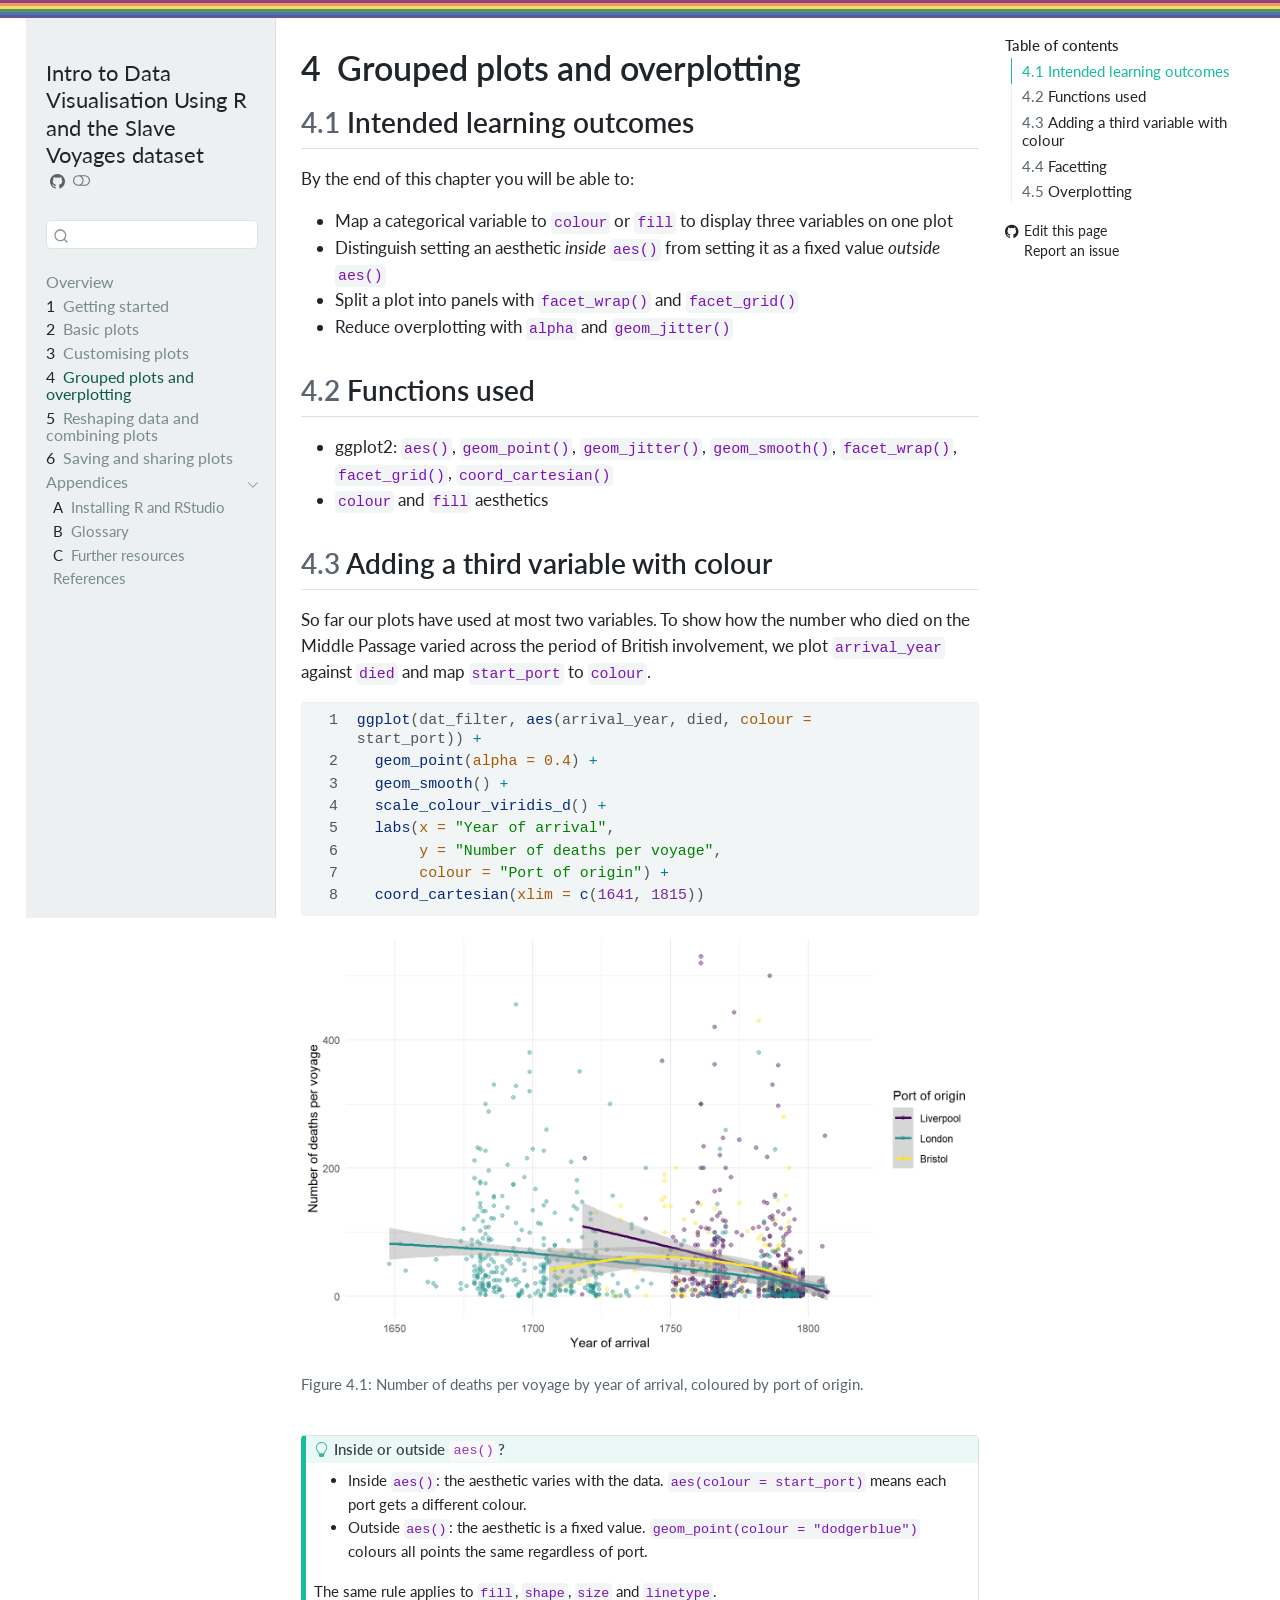
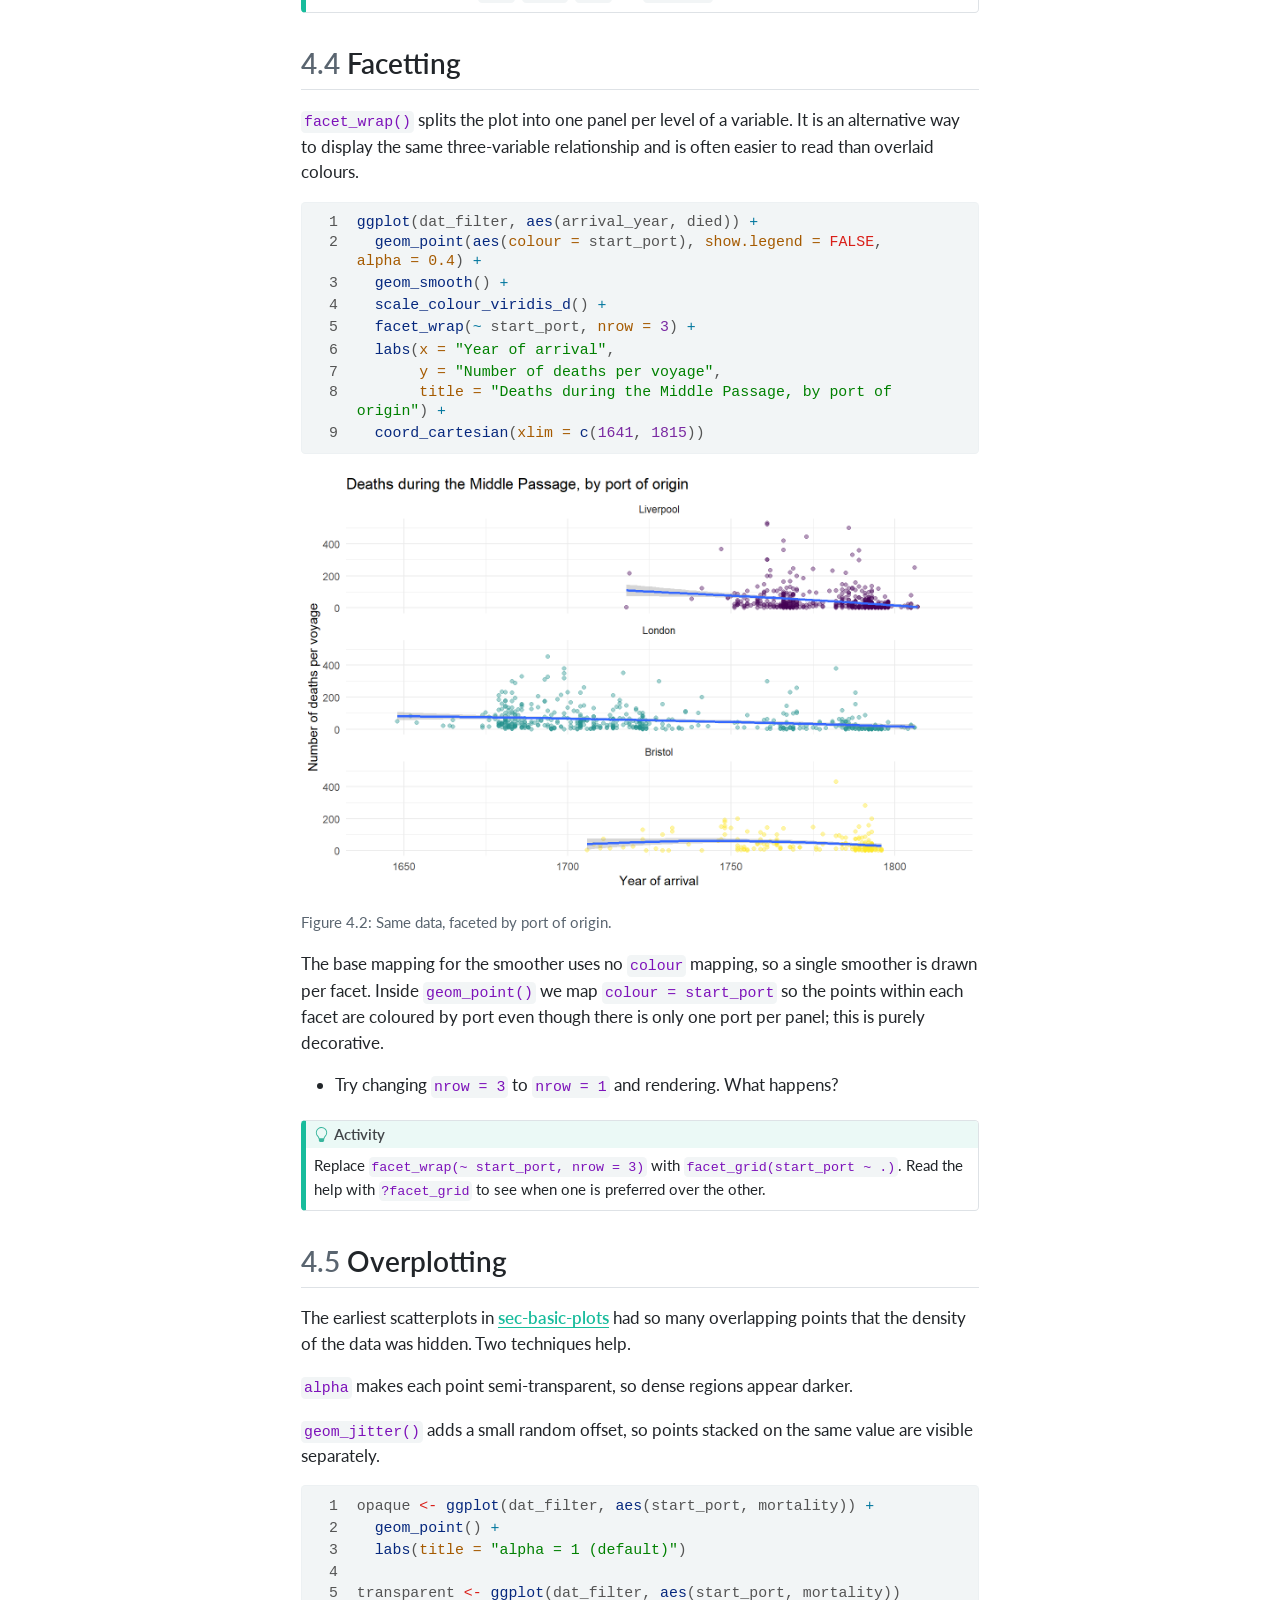
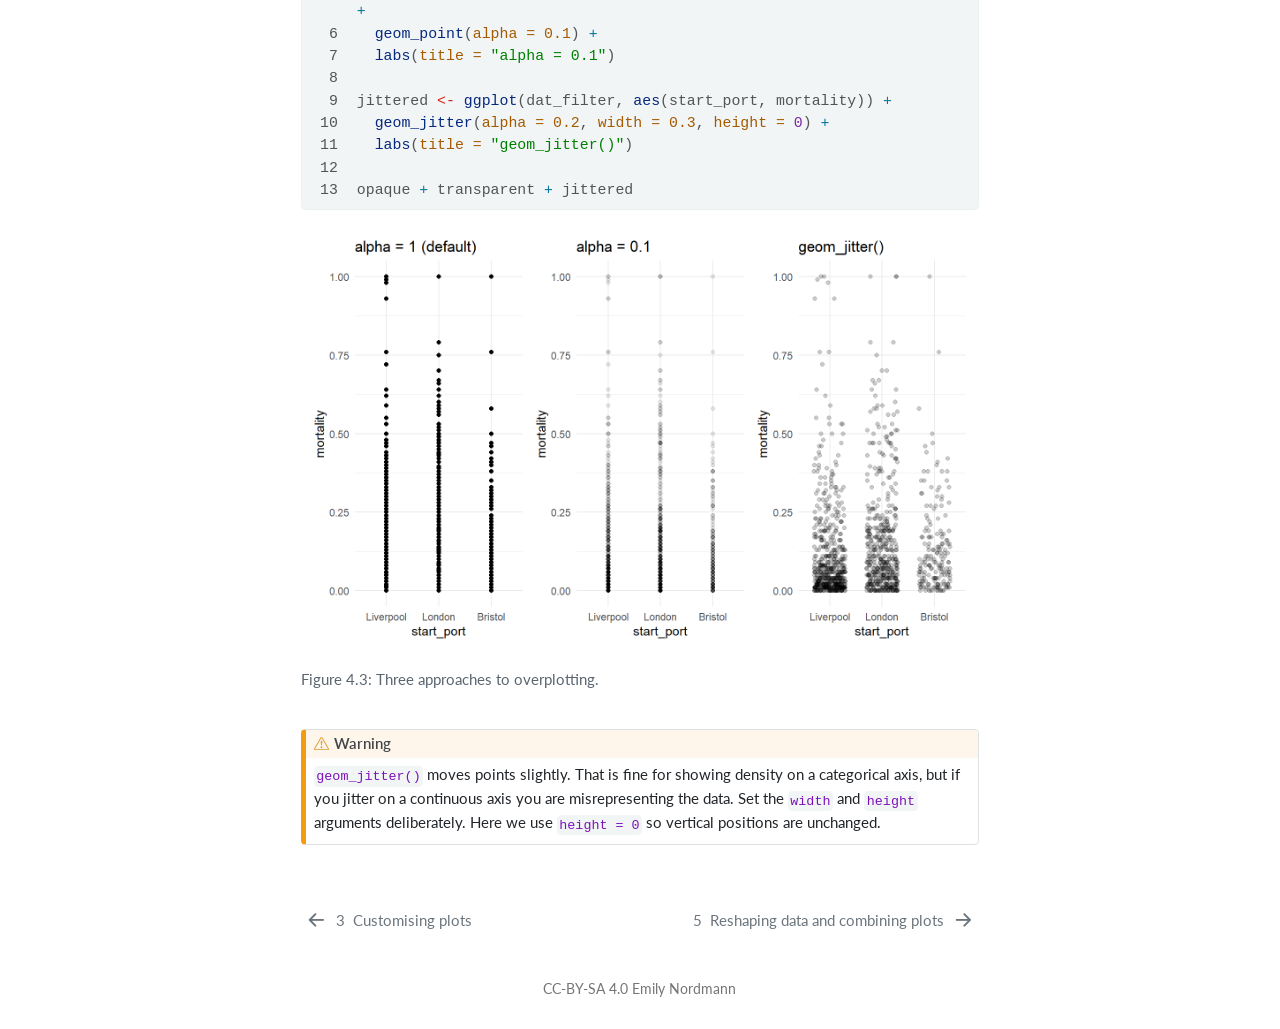
<file: docs/04-grouped-plots.html>
<!DOCTYPE html>
<html xmlns="http://www.w3.org/1999/xhtml" lang="en" xml:lang="en"><head>
<meta http-equiv="Content-Type" content="text/html; charset=UTF-8">
<meta charset="utf-8">
<meta name="generator" content="quarto-1.8.21">
<meta name="viewport" content="width=device-width, initial-scale=1.0, user-scalable=yes">
<meta name="description" content="A beginner’s guide to ggplot2 and data visualisation, using the Trans-Atlantic Slave Trade Database.">
<title>4&nbsp; Grouped plots and overplotting – Intro to Data Visualisation Using R and the Slave Voyages dataset</title>
<style>
code{white-space: pre-wrap;}
span.smallcaps{font-variant: small-caps;}
div.columns{display: flex; gap: min(4vw, 1.5em);}
div.column{flex: auto; overflow-x: auto;}
div.hanging-indent{margin-left: 1.5em; text-indent: -1.5em;}
ul.task-list{list-style: none;}
ul.task-list li input[type="checkbox"] {
  width: 0.8em;
  margin: 0 0.8em 0.2em -1em; /* quarto-specific, see https://github.com/quarto-dev/quarto-cli/issues/4556 */ 
  vertical-align: middle;
}
/* CSS for syntax highlighting */
html { -webkit-text-size-adjust: 100%; }
pre > code.sourceCode { white-space: pre; position: relative; }
pre > code.sourceCode > span { display: inline-block; line-height: 1.25; }
pre > code.sourceCode > span:empty { height: 1.2em; }
.sourceCode { overflow: visible; }
code.sourceCode > span { color: inherit; text-decoration: inherit; }
div.sourceCode { margin: 1em 0; }
pre.sourceCode { margin: 0; }
@media screen {
div.sourceCode { overflow: auto; }
}
@media print {
pre > code.sourceCode { white-space: pre-wrap; }
pre > code.sourceCode > span { text-indent: -5em; padding-left: 5em; }
}
pre.numberSource code
  { counter-reset: source-line 0; }
pre.numberSource code > span
  { position: relative; left: -4em; counter-increment: source-line; }
pre.numberSource code > span > a:first-child::before
  { content: counter(source-line);
    position: relative; left: -1em; text-align: right; vertical-align: baseline;
    border: none; display: inline-block;
    -webkit-touch-callout: none; -webkit-user-select: none;
    -khtml-user-select: none; -moz-user-select: none;
    -ms-user-select: none; user-select: none;
    padding: 0 4px; width: 4em;
  }
pre.numberSource { margin-left: 3em;  padding-left: 4px; }
div.sourceCode
  {   }
@media screen {
pre > code.sourceCode > span > a:first-child::before { text-decoration: underline; }
}
</style>

<script src="site_libs/quarto-nav/quarto-nav.js"></script>
<script src="site_libs/clipboard/clipboard.min.js"></script>
<script src="site_libs/quarto-search/autocomplete.umd.js"></script>
<script src="site_libs/quarto-search/fuse.min.js"></script>
<script src="site_libs/quarto-search/quarto-search.js"></script>
<meta name="quarto:offset" content="./">
<link href="./05-reshaping.html" rel="next">
<link href="./03-customising.html" rel="prev">
<link href="./images/logos/logo.png" rel="icon" type="image/png">
<script src="site_libs/quarto-html/quarto.js" type="module"></script>
<script src="site_libs/quarto-html/tabsets/tabsets.js" type="module"></script>
<script src="site_libs/quarto-html/axe/axe-check.js" type="module"></script>
<script src="site_libs/quarto-html/popper.min.js"></script>
<script src="site_libs/quarto-html/tippy.umd.min.js"></script>
<script src="site_libs/quarto-html/anchor.min.js"></script>
<link href="site_libs/quarto-html/tippy.css" rel="stylesheet">
<link href="site_libs/quarto-html/quarto-syntax-highlighting-bef06593271c35acc66b6cdfb882565b.css" rel="stylesheet" class="quarto-color-scheme" id="quarto-text-highlighting-styles">
<link href="site_libs/quarto-html/quarto-syntax-highlighting-dark-ea06de1ba525ceca656e3b09b4cd3316.css" rel="stylesheet" class="quarto-color-scheme quarto-color-alternate" id="quarto-text-highlighting-styles">
<link href="site_libs/quarto-html/quarto-syntax-highlighting-bef06593271c35acc66b6cdfb882565b.css" rel="stylesheet" class="quarto-color-scheme-extra" id="quarto-text-highlighting-styles">
<script src="site_libs/bootstrap/bootstrap.min.js"></script>
<link href="site_libs/bootstrap/bootstrap-icons.css" rel="stylesheet">
<link href="site_libs/bootstrap/bootstrap-bb5d2cf76dd9d8b046063047f144de0c.min.css" rel="stylesheet" append-hash="true" class="quarto-color-scheme" id="quarto-bootstrap" data-mode="light">
<link href="site_libs/bootstrap/bootstrap-dark-c8dd5cd8506132e8ba466e2074c506b4.min.css" rel="stylesheet" append-hash="true" class="quarto-color-scheme quarto-color-alternate" id="quarto-bootstrap" data-mode="dark">
<link href="site_libs/bootstrap/bootstrap-bb5d2cf76dd9d8b046063047f144de0c.min.css" rel="stylesheet" append-hash="true" class="quarto-color-scheme-extra" id="quarto-bootstrap" data-mode="light"><script id="quarto-search-options" type="application/json">{
  "location": "sidebar",
  "copy-button": false,
  "collapse-after": 3,
  "panel-placement": "start",
  "type": "textbox",
  "limit": 50,
  "keyboard-shortcut": [
    "f",
    "/",
    "s"
  ],
  "show-item-context": false,
  "language": {
    "search-no-results-text": "No results",
    "search-matching-documents-text": "matching documents",
    "search-copy-link-title": "Copy link to search",
    "search-hide-matches-text": "Hide additional matches",
    "search-more-match-text": "more match in this document",
    "search-more-matches-text": "more matches in this document",
    "search-clear-button-title": "Clear",
    "search-text-placeholder": "",
    "search-detached-cancel-button-title": "Cancel",
    "search-submit-button-title": "Submit",
    "search-label": "Search"
  }
}</script><link rel="stylesheet" href="https://use.fontawesome.com/releases/v5.13.0/css/all.css">
<link rel="stylesheet" href="include/booktem.css">
<link rel="stylesheet" href="include/webex.css">
<link rel="stylesheet" href="include/glossary.css">
<link rel="stylesheet" href="include/style.css">
</head>
<body class="nav-sidebar floating quarto-light"><script id="quarto-html-before-body" type="application/javascript">
    const toggleBodyColorMode = (bsSheetEl) => {
      const mode = bsSheetEl.getAttribute("data-mode");
      const bodyEl = window.document.querySelector("body");
      if (mode === "dark") {
        bodyEl.classList.add("quarto-dark");
        bodyEl.classList.remove("quarto-light");
      } else {
        bodyEl.classList.add("quarto-light");
        bodyEl.classList.remove("quarto-dark");
      }
    }
    const toggleBodyColorPrimary = () => {
      const bsSheetEl = window.document.querySelector("link#quarto-bootstrap:not([rel=disabled-stylesheet])");
      if (bsSheetEl) {
        toggleBodyColorMode(bsSheetEl);
      }
    }
    const setColorSchemeToggle = (alternate) => {
      const toggles = window.document.querySelectorAll('.quarto-color-scheme-toggle');
      for (let i=0; i < toggles.length; i++) {
        const toggle = toggles[i];
        if (toggle) {
          if (alternate) {
            toggle.classList.add("alternate");
          } else {
            toggle.classList.remove("alternate");
          }
        }
      }
    };
    const toggleColorMode = (alternate) => {
      // Switch the stylesheets
      const primaryStylesheets = window.document.querySelectorAll('link.quarto-color-scheme:not(.quarto-color-alternate)');
      const alternateStylesheets = window.document.querySelectorAll('link.quarto-color-scheme.quarto-color-alternate');
      manageTransitions('#quarto-margin-sidebar .nav-link', false);
      if (alternate) {
        // note: dark is layered on light, we don't disable primary!
        enableStylesheet(alternateStylesheets);
        for (const sheetNode of alternateStylesheets) {
          if (sheetNode.id === "quarto-bootstrap") {
            toggleBodyColorMode(sheetNode);
          }
        }
      } else {
        disableStylesheet(alternateStylesheets);
        enableStylesheet(primaryStylesheets)
        toggleBodyColorPrimary();
      }
      manageTransitions('#quarto-margin-sidebar .nav-link', true);
      // Switch the toggles
      setColorSchemeToggle(alternate)
      // Hack to workaround the fact that safari doesn't
      // properly recolor the scrollbar when toggling (#1455)
      if (navigator.userAgent.indexOf('Safari') > 0 && navigator.userAgent.indexOf('Chrome') == -1) {
        manageTransitions("body", false);
        window.scrollTo(0, 1);
        setTimeout(() => {
          window.scrollTo(0, 0);
          manageTransitions("body", true);
        }, 40);
      }
    }
    const disableStylesheet = (stylesheets) => {
      for (let i=0; i < stylesheets.length; i++) {
        const stylesheet = stylesheets[i];
        stylesheet.rel = 'disabled-stylesheet';
      }
    }
    const enableStylesheet = (stylesheets) => {
      for (let i=0; i < stylesheets.length; i++) {
        const stylesheet = stylesheets[i];
        if(stylesheet.rel !== 'stylesheet') { // for Chrome, which will still FOUC without this check
          stylesheet.rel = 'stylesheet';
        }
      }
    }
    const manageTransitions = (selector, allowTransitions) => {
      const els = window.document.querySelectorAll(selector);
      for (let i=0; i < els.length; i++) {
        const el = els[i];
        if (allowTransitions) {
          el.classList.remove('notransition');
        } else {
          el.classList.add('notransition');
        }
      }
    }
    const isFileUrl = () => {
      return window.location.protocol === 'file:';
    }
    const hasAlternateSentinel = () => {
      let styleSentinel = getColorSchemeSentinel();
      if (styleSentinel !== null) {
        return styleSentinel === "alternate";
      } else {
        return false;
      }
    }
    const setStyleSentinel = (alternate) => {
      const value = alternate ? "alternate" : "default";
      if (!isFileUrl()) {
        window.localStorage.setItem("quarto-color-scheme", value);
      } else {
        localAlternateSentinel = value;
      }
    }
    const getColorSchemeSentinel = () => {
      if (!isFileUrl()) {
        const storageValue = window.localStorage.getItem("quarto-color-scheme");
        return storageValue != null ? storageValue : localAlternateSentinel;
      } else {
        return localAlternateSentinel;
      }
    }
    const toggleGiscusIfUsed = (isAlternate, darkModeDefault) => {
      const baseTheme = document.querySelector('#giscus-base-theme')?.value ?? 'light';
      const alternateTheme = document.querySelector('#giscus-alt-theme')?.value ?? 'dark';
      let newTheme = '';
      if(authorPrefersDark) {
        newTheme = isAlternate ? baseTheme : alternateTheme;
      } else {
        newTheme = isAlternate ? alternateTheme : baseTheme;
      }
      const changeGiscusTheme = () => {
        // From: https://github.com/giscus/giscus/issues/336
        const sendMessage = (message) => {
          const iframe = document.querySelector('iframe.giscus-frame');
          if (!iframe) return;
          iframe.contentWindow.postMessage({ giscus: message }, 'https://giscus.app');
        }
        sendMessage({
          setConfig: {
            theme: newTheme
          }
        });
      }
      const isGiscussLoaded = window.document.querySelector('iframe.giscus-frame') !== null;
      if (isGiscussLoaded) {
        changeGiscusTheme();
      }
    };
    const authorPrefersDark = false;
    const darkModeDefault = authorPrefersDark;
      document.querySelector('link#quarto-text-highlighting-styles.quarto-color-scheme-extra').rel = 'disabled-stylesheet';
      document.querySelector('link#quarto-bootstrap.quarto-color-scheme-extra').rel = 'disabled-stylesheet';
    let localAlternateSentinel = darkModeDefault ? 'alternate' : 'default';
    // Dark / light mode switch
    window.quartoToggleColorScheme = () => {
      // Read the current dark / light value
      let toAlternate = !hasAlternateSentinel();
      toggleColorMode(toAlternate);
      setStyleSentinel(toAlternate);
      toggleGiscusIfUsed(toAlternate, darkModeDefault);
      window.dispatchEvent(new Event('resize'));
    };
    // Switch to dark mode if need be
    if (hasAlternateSentinel()) {
      toggleColorMode(true);
    } else {
      toggleColorMode(false);
    }
  </script>

<div id="quarto-search-results"></div>
  <header id="quarto-header" class="headroom fixed-top"><nav class="quarto-secondary-nav"><div class="container-fluid d-flex">
      <button type="button" class="quarto-btn-toggle btn" data-bs-toggle="collapse" role="button" data-bs-target=".quarto-sidebar-collapse-item" aria-controls="quarto-sidebar" aria-expanded="false" aria-label="Toggle sidebar navigation" onclick="if (window.quartoToggleHeadroom) { window.quartoToggleHeadroom(); }">
        <i class="bi bi-layout-text-sidebar-reverse"></i>
      </button>
        <nav class="quarto-page-breadcrumbs" aria-label="breadcrumb"><ol class="breadcrumb"><li class="breadcrumb-item"><a href="./04-grouped-plots.html"><span class="chapter-number">4</span>&nbsp; <span class="chapter-title">Grouped plots and overplotting</span></a></li></ol></nav>
        <a class="flex-grow-1" role="navigation" data-bs-toggle="collapse" data-bs-target=".quarto-sidebar-collapse-item" aria-controls="quarto-sidebar" aria-expanded="false" aria-label="Toggle sidebar navigation" onclick="if (window.quartoToggleHeadroom) { window.quartoToggleHeadroom(); }">      
        </a>
      <button type="button" class="btn quarto-search-button" aria-label="Search" onclick="window.quartoOpenSearch();">
        <i class="bi bi-search"></i>
      </button>
    </div>
  </nav></header><!-- content --><div id="quarto-content" class="quarto-container page-columns page-rows-contents page-layout-article">
<!-- sidebar -->
  <nav id="quarto-sidebar" class="sidebar collapse collapse-horizontal quarto-sidebar-collapse-item sidebar-navigation floating overflow-auto"><div class="pt-lg-2 mt-2 text-left sidebar-header sidebar-header-stacked">
      <a href="./index.html" class="sidebar-logo-link">
      </a>
    <div class="sidebar-title mb-0 py-0">
      <a href="./">Intro to Data Visualisation Using R and the Slave Voyages dataset</a> 
        <div class="sidebar-tools-main">
    <a href="https://github.com/emilynordmann/slavevoyagedata" title="Source Code" class="quarto-navigation-tool px-1" aria-label="Source Code"><i class="bi bi-github"></i></a>
  <a href="" class="quarto-color-scheme-toggle quarto-navigation-tool  px-1" onclick="window.quartoToggleColorScheme(); return false;" title="Toggle dark mode"><i class="bi"></i></a>
</div>
    </div>
      </div>
        <div class="mt-2 flex-shrink-0 align-items-center">
        <div class="sidebar-search">
        <div id="quarto-search" class="" title="Search"></div>
        </div>
        </div>
    <div class="sidebar-menu-container"> 
    <ul class="list-unstyled mt-1">
<li class="sidebar-item">
  <div class="sidebar-item-container"> 
  <a href="./index.html" class="sidebar-item-text sidebar-link">
 <span class="menu-text">Overview</span></a>
  </div>
</li>
        <li class="sidebar-item">
  <div class="sidebar-item-container"> 
  <a href="./01-getting-started.html" class="sidebar-item-text sidebar-link">
 <span class="menu-text"><span class="chapter-number">1</span>&nbsp; <span class="chapter-title">Getting started</span></span></a>
  </div>
</li>
        <li class="sidebar-item">
  <div class="sidebar-item-container"> 
  <a href="./02-basic-plots.html" class="sidebar-item-text sidebar-link">
 <span class="menu-text"><span class="chapter-number">2</span>&nbsp; <span class="chapter-title">Basic plots</span></span></a>
  </div>
</li>
        <li class="sidebar-item">
  <div class="sidebar-item-container"> 
  <a href="./03-customising.html" class="sidebar-item-text sidebar-link">
 <span class="menu-text"><span class="chapter-number">3</span>&nbsp; <span class="chapter-title">Customising plots</span></span></a>
  </div>
</li>
        <li class="sidebar-item">
  <div class="sidebar-item-container"> 
  <a href="./04-grouped-plots.html" class="sidebar-item-text sidebar-link active">
 <span class="menu-text"><span class="chapter-number">4</span>&nbsp; <span class="chapter-title">Grouped plots and overplotting</span></span></a>
  </div>
</li>
        <li class="sidebar-item">
  <div class="sidebar-item-container"> 
  <a href="./05-reshaping.html" class="sidebar-item-text sidebar-link">
 <span class="menu-text"><span class="chapter-number">5</span>&nbsp; <span class="chapter-title">Reshaping data and combining plots</span></span></a>
  </div>
</li>
        <li class="sidebar-item">
  <div class="sidebar-item-container"> 
  <a href="./06-saving-sharing.html" class="sidebar-item-text sidebar-link">
 <span class="menu-text"><span class="chapter-number">6</span>&nbsp; <span class="chapter-title">Saving and sharing plots</span></span></a>
  </div>
</li>
        <li class="sidebar-item sidebar-item-section">
      <div class="sidebar-item-container"> 
            <a class="sidebar-item-text sidebar-link text-start" data-bs-toggle="collapse" data-bs-target="#quarto-sidebar-section-1" role="navigation" aria-expanded="true">
 <span class="menu-text">Appendices</span></a>
          <a class="sidebar-item-toggle text-start" data-bs-toggle="collapse" data-bs-target="#quarto-sidebar-section-1" role="navigation" aria-expanded="true" aria-label="Toggle section">
            <i class="bi bi-chevron-right ms-2"></i>
          </a> 
      </div>
      <ul id="quarto-sidebar-section-1" class="collapse list-unstyled sidebar-section depth1 show">
<li class="sidebar-item">
  <div class="sidebar-item-container"> 
  <a href="./app-installing-r.html" class="sidebar-item-text sidebar-link">
 <span class="menu-text"><span class="chapter-number">A</span>&nbsp; <span class="chapter-title">Installing R and RStudio</span></span></a>
  </div>
</li>
          <li class="sidebar-item">
  <div class="sidebar-item-container"> 
  <a href="./app-glossary.html" class="sidebar-item-text sidebar-link">
 <span class="menu-text"><span class="chapter-number">B</span>&nbsp; <span class="chapter-title">Glossary</span></span></a>
  </div>
</li>
          <li class="sidebar-item">
  <div class="sidebar-item-container"> 
  <a href="./app-resources.html" class="sidebar-item-text sidebar-link">
 <span class="menu-text"><span class="chapter-number">C</span>&nbsp; <span class="chapter-title">Further resources</span></span></a>
  </div>
</li>
          <li class="sidebar-item">
  <div class="sidebar-item-container"> 
  <a href="./references.html" class="sidebar-item-text sidebar-link">
 <span class="menu-text">References</span></a>
  </div>
</li>
      </ul>
</li>
    </ul>
</div>
</nav><div id="quarto-sidebar-glass" class="quarto-sidebar-collapse-item" data-bs-toggle="collapse" data-bs-target=".quarto-sidebar-collapse-item"></div>
<!-- margin-sidebar -->
    <div id="quarto-margin-sidebar" class="sidebar margin-sidebar">
        <nav id="TOC" role="doc-toc" class="toc-active"><h2 id="toc-title">Table of contents</h2>
   
  <ul>
<li><a href="#intended-learning-outcomes" id="toc-intended-learning-outcomes" class="nav-link active" data-scroll-target="#intended-learning-outcomes"><span class="header-section-number">4.1</span> Intended learning outcomes</a></li>
  <li><a href="#functions-used" id="toc-functions-used" class="nav-link" data-scroll-target="#functions-used"><span class="header-section-number">4.2</span> Functions used</a></li>
  <li><a href="#adding-a-third-variable-with-colour" id="toc-adding-a-third-variable-with-colour" class="nav-link" data-scroll-target="#adding-a-third-variable-with-colour"><span class="header-section-number">4.3</span> Adding a third variable with colour</a></li>
  <li><a href="#facetting" id="toc-facetting" class="nav-link" data-scroll-target="#facetting"><span class="header-section-number">4.4</span> Facetting</a></li>
  <li><a href="#sec-overplotting" id="toc-sec-overplotting" class="nav-link" data-scroll-target="#sec-overplotting"><span class="header-section-number">4.5</span> Overplotting</a></li>
  </ul><div class="toc-actions"><ul><li><a href="https://github.com/emilynordmann/slavevoyagedata/edit/main/04-grouped-plots.qmd" class="toc-action"><i class="bi bi-github"></i>Edit this page</a></li><li><a href="https://github.com/emilynordmann/slavevoyagedata/issues/new" class="toc-action"><i class="bi empty"></i>Report an issue</a></li></ul></div></nav>
    </div>
<!-- main -->
<main class="content" id="quarto-document-content"><header id="title-block-header" class="quarto-title-block default"><div class="quarto-title">
<h1 class="title"><span id="sec-grouped-plots" class="quarto-section-identifier"><span class="chapter-number">4</span>&nbsp; <span class="chapter-title">Grouped plots and overplotting</span></span></h1>
</div>



<div class="quarto-title-meta">

    
  
    
  </div>
  


</header><section id="intended-learning-outcomes" class="level2" data-number="4.1"><h2 data-number="4.1" class="anchored" data-anchor-id="intended-learning-outcomes">
<span class="header-section-number">4.1</span> Intended learning outcomes</h2>
<p>By the end of this chapter you will be able to:</p>
<ul>
<li>Map a categorical variable to <code>colour</code> or <code>fill</code> to display three variables on one plot</li>
<li>Distinguish setting an aesthetic <em>inside</em> <code>aes()</code> from setting it as a fixed value <em>outside</em> <code>aes()</code>
</li>
<li>Split a plot into panels with <code>facet_wrap()</code> and <code>facet_grid()</code>
</li>
<li>Reduce overplotting with <code>alpha</code> and <code>geom_jitter()</code>
</li>
</ul></section><section id="functions-used" class="level2" data-number="4.2"><h2 data-number="4.2" class="anchored" data-anchor-id="functions-used">
<span class="header-section-number">4.2</span> Functions used</h2>
<ul>
<li>ggplot2: <code>aes()</code>, <code>geom_point()</code>, <code>geom_jitter()</code>, <code>geom_smooth()</code>, <code>facet_wrap()</code>, <code>facet_grid()</code>, <code>coord_cartesian()</code>
</li>
<li>
<code>colour</code> and <code>fill</code> aesthetics</li>
</ul></section><section id="adding-a-third-variable-with-colour" class="level2" data-number="4.3"><h2 data-number="4.3" class="anchored" data-anchor-id="adding-a-third-variable-with-colour">
<span class="header-section-number">4.3</span> Adding a third variable with colour</h2>
<p>So far our plots have used at most two variables. To show how the number who died on the Middle Passage varied across the period of British involvement, we plot <code>arrival_year</code> against <code>died</code> and map <code>start_port</code> to <code>colour</code>.</p>
<div class="cell" data-layout-align="center">
<div class="code-copy-outer-scaffold"><div class="sourceCode cell-code" id="cb1"><pre class="sourceCode numberSource r number-lines code-with-copy"><code class="sourceCode r"><span id="cb1-1"><a href="#cb1-1"></a><span class="fu">ggplot</span>(dat_filter, <span class="fu">aes</span>(arrival_year, died, <span class="at">colour =</span> start_port)) <span class="sc">+</span></span>
<span id="cb1-2"><a href="#cb1-2"></a>  <span class="fu">geom_point</span>(<span class="at">alpha =</span> <span class="fl">0.4</span>) <span class="sc">+</span></span>
<span id="cb1-3"><a href="#cb1-3"></a>  <span class="fu">geom_smooth</span>() <span class="sc">+</span></span>
<span id="cb1-4"><a href="#cb1-4"></a>  <span class="fu">scale_colour_viridis_d</span>() <span class="sc">+</span></span>
<span id="cb1-5"><a href="#cb1-5"></a>  <span class="fu">labs</span>(<span class="at">x =</span> <span class="st">"Year of arrival"</span>,</span>
<span id="cb1-6"><a href="#cb1-6"></a>       <span class="at">y =</span> <span class="st">"Number of deaths per voyage"</span>,</span>
<span id="cb1-7"><a href="#cb1-7"></a>       <span class="at">colour =</span> <span class="st">"Port of origin"</span>) <span class="sc">+</span></span>
<span id="cb1-8"><a href="#cb1-8"></a>  <span class="fu">coord_cartesian</span>(<span class="at">xlim =</span> <span class="fu">c</span>(<span class="dv">1641</span>, <span class="dv">1815</span>))</span></code></pre></div><button title="Copy to Clipboard" class="code-copy-button"><i class="bi"></i></button></div>
<div class="cell-output-display">
<div id="fig-grouped-scatter" class="quarto-float quarto-figure quarto-figure-center anchored" alt="Scatterplot with arrival year on the x-axis and deaths per voyage on the y-axis. Points are coloured by port of origin (Liverpool, London, Bristol). Three smoothers, one per port, run across the eighteenth century." data-fig-align="center">
<figure class="quarto-float quarto-float-fig figure"><div aria-describedby="fig-grouped-scatter-caption-0ceaefa1-69ba-4598-a22c-09a6ac19f8ca">
<img src="04-grouped-plots_files/figure-html/fig-grouped-scatter-1.png" class="img-fluid quarto-figure quarto-figure-center figure-img" style="width:100.0%" alt="Scatterplot with arrival year on the x-axis and deaths per voyage on the y-axis. Points are coloured by port of origin (Liverpool, London, Bristol). Three smoothers, one per port, run across the eighteenth century.">
</div>
<figcaption class="quarto-float-caption-bottom quarto-float-caption quarto-float-fig" id="fig-grouped-scatter-caption-0ceaefa1-69ba-4598-a22c-09a6ac19f8ca">
Figure&nbsp;4.1: Number of deaths per voyage by year of arrival, coloured by port of origin.
</figcaption></figure>
</div>
</div>
</div>
<div class="callout callout-style-default callout-tip callout-titled">
<div class="callout-header d-flex align-content-center">
<div class="callout-icon-container">
<i class="callout-icon"></i>
</div>
<div class="callout-title-container flex-fill">
<span class="screen-reader-only">Tip</span>Inside or outside <code>aes()</code>?
</div>
</div>
<div class="callout-body-container callout-body">
<ul>
<li>Inside <code>aes()</code>: the aesthetic varies with the data. <code>aes(colour = start_port)</code> means each port gets a different colour.</li>
<li>Outside <code>aes()</code>: the aesthetic is a fixed value. <code>geom_point(colour = "dodgerblue")</code> colours all points the same regardless of port.</li>
</ul>
<p>The same rule applies to <code>fill</code>, <code>shape</code>, <code>size</code> and <code>linetype</code>.</p>
</div>
</div>
</section><section id="facetting" class="level2" data-number="4.4"><h2 data-number="4.4" class="anchored" data-anchor-id="facetting">
<span class="header-section-number">4.4</span> Facetting</h2>
<p><code>facet_wrap()</code> splits the plot into one panel per level of a variable. It is an alternative way to display the same three-variable relationship and is often easier to read than overlaid colours.</p>
<div class="cell" data-layout-align="center">
<div class="code-copy-outer-scaffold"><div class="sourceCode cell-code" id="cb2"><pre class="sourceCode numberSource r number-lines code-with-copy"><code class="sourceCode r"><span id="cb2-1"><a href="#cb2-1"></a><span class="fu">ggplot</span>(dat_filter, <span class="fu">aes</span>(arrival_year, died)) <span class="sc">+</span></span>
<span id="cb2-2"><a href="#cb2-2"></a>  <span class="fu">geom_point</span>(<span class="fu">aes</span>(<span class="at">colour =</span> start_port), <span class="at">show.legend =</span> <span class="cn">FALSE</span>, <span class="at">alpha =</span> <span class="fl">0.4</span>) <span class="sc">+</span></span>
<span id="cb2-3"><a href="#cb2-3"></a>  <span class="fu">geom_smooth</span>() <span class="sc">+</span></span>
<span id="cb2-4"><a href="#cb2-4"></a>  <span class="fu">scale_colour_viridis_d</span>() <span class="sc">+</span></span>
<span id="cb2-5"><a href="#cb2-5"></a>  <span class="fu">facet_wrap</span>(<span class="sc">~</span> start_port, <span class="at">nrow =</span> <span class="dv">3</span>) <span class="sc">+</span></span>
<span id="cb2-6"><a href="#cb2-6"></a>  <span class="fu">labs</span>(<span class="at">x =</span> <span class="st">"Year of arrival"</span>,</span>
<span id="cb2-7"><a href="#cb2-7"></a>       <span class="at">y =</span> <span class="st">"Number of deaths per voyage"</span>,</span>
<span id="cb2-8"><a href="#cb2-8"></a>       <span class="at">title =</span> <span class="st">"Deaths during the Middle Passage, by port of origin"</span>) <span class="sc">+</span></span>
<span id="cb2-9"><a href="#cb2-9"></a>  <span class="fu">coord_cartesian</span>(<span class="at">xlim =</span> <span class="fu">c</span>(<span class="dv">1641</span>, <span class="dv">1815</span>))</span></code></pre></div><button title="Copy to Clipboard" class="code-copy-button"><i class="bi"></i></button></div>
<div class="cell-output-display">
<div id="fig-facet-wrap" class="quarto-float quarto-figure quarto-figure-center anchored" alt="Three scatterplots arranged vertically, one for each port of origin. Each shows arrival year against deaths per voyage with its own smoother." data-fig-align="center">
<figure class="quarto-float quarto-float-fig figure"><div aria-describedby="fig-facet-wrap-caption-0ceaefa1-69ba-4598-a22c-09a6ac19f8ca">
<img src="04-grouped-plots_files/figure-html/fig-facet-wrap-1.png" class="img-fluid quarto-figure quarto-figure-center figure-img" style="width:100.0%" alt="Three scatterplots arranged vertically, one for each port of origin. Each shows arrival year against deaths per voyage with its own smoother.">
</div>
<figcaption class="quarto-float-caption-bottom quarto-float-caption quarto-float-fig" id="fig-facet-wrap-caption-0ceaefa1-69ba-4598-a22c-09a6ac19f8ca">
Figure&nbsp;4.2: Same data, faceted by port of origin.
</figcaption></figure>
</div>
</div>
</div>
<p>The base mapping for the smoother uses no <code>colour</code> mapping, so a single smoother is drawn per facet. Inside <code>geom_point()</code> we map <code>colour = start_port</code> so the points within each facet are coloured by port even though there is only one port per panel; this is purely decorative.</p>
<ul>
<li>Try changing <code>nrow = 3</code> to <code>nrow = 1</code> and rendering. What happens?</li>
</ul>
<div class="callout callout-style-default callout-tip callout-titled">
<div class="callout-header d-flex align-content-center">
<div class="callout-icon-container">
<i class="callout-icon"></i>
</div>
<div class="callout-title-container flex-fill">
<span class="screen-reader-only">Tip</span>Activity
</div>
</div>
<div class="callout-body-container callout-body">
<p>Replace <code>facet_wrap(~ start_port, nrow = 3)</code> with <code>facet_grid(start_port ~ .)</code>. Read the help with <code>?facet_grid</code> to see when one is preferred over the other.</p>
</div>
</div>
</section><section id="sec-overplotting" class="level2" data-number="4.5"><h2 data-number="4.5" class="anchored" data-anchor-id="sec-overplotting">
<span class="header-section-number">4.5</span> Overplotting</h2>
<p>The earliest scatterplots in <a href="#sec-basic-plots" class="quarto-xref"><span class="quarto-unresolved-ref">sec-basic-plots</span></a> had so many overlapping points that the density of the data was hidden. Two techniques help.</p>
<p><code>alpha</code> makes each point semi-transparent, so dense regions appear darker.</p>
<p><code>geom_jitter()</code> adds a small random offset, so points stacked on the same value are visible separately.</p>
<div class="cell" data-layout-align="center">
<div class="code-copy-outer-scaffold"><div class="sourceCode cell-code" id="cb3"><pre class="sourceCode numberSource r number-lines code-with-copy"><code class="sourceCode r"><span id="cb3-1"><a href="#cb3-1"></a>opaque <span class="ot">&lt;-</span> <span class="fu">ggplot</span>(dat_filter, <span class="fu">aes</span>(start_port, mortality)) <span class="sc">+</span></span>
<span id="cb3-2"><a href="#cb3-2"></a>  <span class="fu">geom_point</span>() <span class="sc">+</span></span>
<span id="cb3-3"><a href="#cb3-3"></a>  <span class="fu">labs</span>(<span class="at">title =</span> <span class="st">"alpha = 1 (default)"</span>)</span>
<span id="cb3-4"><a href="#cb3-4"></a></span>
<span id="cb3-5"><a href="#cb3-5"></a>transparent <span class="ot">&lt;-</span> <span class="fu">ggplot</span>(dat_filter, <span class="fu">aes</span>(start_port, mortality)) <span class="sc">+</span></span>
<span id="cb3-6"><a href="#cb3-6"></a>  <span class="fu">geom_point</span>(<span class="at">alpha =</span> <span class="fl">0.1</span>) <span class="sc">+</span></span>
<span id="cb3-7"><a href="#cb3-7"></a>  <span class="fu">labs</span>(<span class="at">title =</span> <span class="st">"alpha = 0.1"</span>)</span>
<span id="cb3-8"><a href="#cb3-8"></a></span>
<span id="cb3-9"><a href="#cb3-9"></a>jittered <span class="ot">&lt;-</span> <span class="fu">ggplot</span>(dat_filter, <span class="fu">aes</span>(start_port, mortality)) <span class="sc">+</span></span>
<span id="cb3-10"><a href="#cb3-10"></a>  <span class="fu">geom_jitter</span>(<span class="at">alpha =</span> <span class="fl">0.2</span>, <span class="at">width =</span> <span class="fl">0.3</span>, <span class="at">height =</span> <span class="dv">0</span>) <span class="sc">+</span></span>
<span id="cb3-11"><a href="#cb3-11"></a>  <span class="fu">labs</span>(<span class="at">title =</span> <span class="st">"geom_jitter()"</span>)</span>
<span id="cb3-12"><a href="#cb3-12"></a></span>
<span id="cb3-13"><a href="#cb3-13"></a>opaque <span class="sc">+</span> transparent <span class="sc">+</span> jittered</span></code></pre></div><button title="Copy to Clipboard" class="code-copy-button"><i class="bi"></i></button></div>
<div class="cell-output-display">
<div id="fig-overplotting" class="quarto-float quarto-figure quarto-figure-center anchored" alt="Three scatterplots side by side. Left: opaque points overlapping heavily. Middle: transparent points revealing density. Right: jittered points spreading across the y-axis." data-fig-align="center">
<figure class="quarto-float quarto-float-fig figure"><div aria-describedby="fig-overplotting-caption-0ceaefa1-69ba-4598-a22c-09a6ac19f8ca">
<img src="04-grouped-plots_files/figure-html/fig-overplotting-1.png" class="img-fluid quarto-figure quarto-figure-center figure-img" style="width:100.0%" alt="Three scatterplots side by side. Left: opaque points overlapping heavily. Middle: transparent points revealing density. Right: jittered points spreading across the y-axis.">
</div>
<figcaption class="quarto-float-caption-bottom quarto-float-caption quarto-float-fig" id="fig-overplotting-caption-0ceaefa1-69ba-4598-a22c-09a6ac19f8ca">
Figure&nbsp;4.3: Three approaches to overplotting.
</figcaption></figure>
</div>
</div>
</div>
<div class="callout callout-style-default callout-warning callout-titled">
<div class="callout-header d-flex align-content-center">
<div class="callout-icon-container">
<i class="callout-icon"></i>
</div>
<div class="callout-title-container flex-fill">
Warning
</div>
</div>
<div class="callout-body-container callout-body">
<p><code>geom_jitter()</code> moves points slightly. That is fine for showing density on a categorical axis, but if you jitter on a continuous axis you are misrepresenting the data. Set the <code>width</code> and <code>height</code> arguments deliberately. Here we use <code>height = 0</code> so vertical positions are unchanged.</p>
</div>
</div>


</section></main><!-- /main --><script>

/* update total correct if #webex-total_correct exists */
update_total_correct = function() {
  console.log("webex: update total_correct");

  var t = document.getElementsByClassName("webex-total_correct");
  for (var i = 0; i < t.length; i++) {
    p = t[i].parentElement;
    var correct = p.getElementsByClassName("webex-correct").length;
    var solvemes = p.getElementsByClassName("webex-solveme").length;
    var radiogroups = p.getElementsByClassName("webex-radiogroup").length;
    var selects = p.getElementsByClassName("webex-select").length;

    t[i].innerHTML = correct + " of " + (solvemes + radiogroups + selects) + " correct";
  }
}

/* webex-solution button toggling function */
b_func = function() {
  console.log("webex: toggle hide");

  var cl = this.parentElement.classList;
  if (cl.contains('open')) {
    cl.remove("open");
  } else {
    cl.add("open");
  }
}

/* check answers */
check_func = function() {
  console.log("webex: check answers");

  var cl = this.parentElement.classList;
  if (cl.contains('unchecked')) {
    cl.remove("unchecked");
    this.innerHTML = "Hide Answers";
  } else {
    cl.add("unchecked");
    this.innerHTML = "Show Answers";
  }
}

/* function for checking solveme answers */
solveme_func = function(e) {
  console.log("webex: check solveme");

  var real_answers = JSON.parse(this.dataset.answer);
  var my_answer = this.value;
  var cl = this.classList;
  if (cl.contains("ignorecase")) {
    my_answer = my_answer.toLowerCase();
  }
  if (cl.contains("nospaces")) {
    my_answer = my_answer.replace(/ /g, "")
  }

  if (my_answer == "") {
    cl.remove("webex-correct");
    cl.remove("webex-incorrect");
  } else if (real_answers.includes(my_answer)) {
    cl.add("webex-correct");
    cl.remove("webex-incorrect");
  } else {
    cl.add("webex-incorrect");
    cl.remove("webex-correct");
  }

  // match numeric answers within a specified tolerance
  if(this.dataset.tol > 0){
    var tol = JSON.parse(this.dataset.tol);
    var matches = real_answers.map(x => Math.abs(x - my_answer) < tol)
    if (matches.reduce((a, b) => a + b, 0) > 0) {
      cl.add("webex-correct");
    } else {
      cl.remove("webex-correct");
    }
  }

  // added regex bit
  if (cl.contains("regex")){
    answer_regex = RegExp(real_answers.join("|"))
    if (answer_regex.test(my_answer)) {
      cl.add("webex-correct");
    }
  }

  update_total_correct();
}

/* function for checking select answers */
select_func = function(e) {
  console.log("webex: check select");

  var cl = this.classList

  /* add style */
  cl.remove("webex-incorrect");
  cl.remove("webex-correct");
  if (this.value == "answer") {
    cl.add("webex-correct");
  } else if (this.value != "blank") {
    cl.add("webex-incorrect");
  }

  update_total_correct();
}

/* function for checking radiogroups answers */
radiogroups_func = function(e) {
  console.log("webex: check radiogroups");

  var checked_button = document.querySelector('input[name=' + this.id + ']:checked');
  var cl = checked_button.parentElement.classList;
  var labels = checked_button.parentElement.parentElement.children;

  /* get rid of styles */
  for (i = 0; i < labels.length; i++) {
    labels[i].classList.remove("webex-incorrect");
    labels[i].classList.remove("webex-correct");
  }

  /* add style */
  if (checked_button.value == "answer") {
    cl.add("webex-correct");
  } else {
    cl.add("webex-incorrect");
  }

  update_total_correct();
}

window.onload = function() {
  console.log("webex onload");
  /* set up solution buttons */
  var buttons = document.getElementsByTagName("button");

  for (var i = 0; i < buttons.length; i++) {
    if (buttons[i].parentElement.classList.contains('webex-solution')) {
      buttons[i].onclick = b_func;
    }
  }

  var check_sections = document.getElementsByClassName("webex-check");
  console.log("check:", check_sections.length);
  for (var i = 0; i < check_sections.length; i++) {
    check_sections[i].classList.add("unchecked");

    let btn = document.createElement("button");
    btn.innerHTML = "Show Answers";
    btn.classList.add("webex-check-button");
    btn.onclick = check_func;
    check_sections[i].appendChild(btn);

    let spn = document.createElement("span");
    spn.classList.add("webex-total_correct");
    check_sections[i].appendChild(spn);
  }

  /* set up webex-solveme inputs */
  var solveme = document.getElementsByClassName("webex-solveme");

  for (var i = 0; i < solveme.length; i++) {
    /* make sure input boxes don't auto-anything */
    solveme[i].setAttribute("autocomplete","off");
    solveme[i].setAttribute("autocorrect", "off");
    solveme[i].setAttribute("autocapitalize", "off");
    solveme[i].setAttribute("spellcheck", "false");
    solveme[i].value = "";

    /* adjust answer for ignorecase or nospaces */
    var cl = solveme[i].classList;
    var real_answer = solveme[i].dataset.answer;
    if (cl.contains("ignorecase")) {
      real_answer = real_answer.toLowerCase();
    }
    if (cl.contains("nospaces")) {
      real_answer = real_answer.replace(/ /g, "");
    }
    solveme[i].dataset.answer = real_answer;

    /* attach checking function */
    solveme[i].onkeyup = solveme_func;
    solveme[i].onchange = solveme_func;

    solveme[i].insertAdjacentHTML("afterend", " <span class='webex-icon'></span>")
  }

  /* set up radiogroups */
  var radiogroups = document.getElementsByClassName("webex-radiogroup");
  for (var i = 0; i < radiogroups.length; i++) {
    radiogroups[i].onchange = radiogroups_func;
  }

  /* set up selects */
  var selects = document.getElementsByClassName("webex-select");
  for (var i = 0; i < selects.length; i++) {
    selects[i].onchange = select_func;
    selects[i].insertAdjacentHTML("afterend", " <span class='webex-icon'></span>")
  }

  update_total_correct();
}

</script><script>
// open rdrr links externally ----

var exlinks = document.querySelectorAll("a[href^='https://rdrr.io']");
var exlink_func = function(){
  window.open(this.href);
  return false;
};
for (var i = 0; i < exlinks.length; i++) {
    exlinks[i].addEventListener('click', exlink_func, false);
}

// visible second sidebar in mobile ----

function move_sidebar() {
  var toc = document.getElementById("TOC");
  var small_sidebar = document.querySelector("#quarto-sidebar .sidebar-menu-container");
  var right_sidebar = document.getElementById("quarto-margin-sidebar");

  if (window.innerWidth < 768) {
    small_sidebar.append(toc);
  } else {
    right_sidebar.append(toc);
  }
}
move_sidebar();
window.onresize = move_sidebar;
</script><div class="psyteachr_footer">
  
</div>
<script id="quarto-html-after-body" type="application/javascript">
  window.document.addEventListener("DOMContentLoaded", function (event) {
    // Ensure there is a toggle, if there isn't float one in the top right
    if (window.document.querySelector('.quarto-color-scheme-toggle') === null) {
      const a = window.document.createElement('a');
      a.classList.add('top-right');
      a.classList.add('quarto-color-scheme-toggle');
      a.href = "";
      a.onclick = function() { try { window.quartoToggleColorScheme(); } catch {} return false; };
      const i = window.document.createElement("i");
      i.classList.add('bi');
      a.appendChild(i);
      window.document.body.appendChild(a);
    }
    setColorSchemeToggle(hasAlternateSentinel())
    const icon = "";
    const anchorJS = new window.AnchorJS();
    anchorJS.options = {
      placement: 'right',
      icon: icon
    };
    anchorJS.add('.anchored');
    const isCodeAnnotation = (el) => {
      for (const clz of el.classList) {
        if (clz.startsWith('code-annotation-')) {                     
          return true;
        }
      }
      return false;
    }
    const onCopySuccess = function(e) {
      // button target
      const button = e.trigger;
      // don't keep focus
      button.blur();
      // flash "checked"
      button.classList.add('code-copy-button-checked');
      var currentTitle = button.getAttribute("title");
      button.setAttribute("title", "Copied!");
      let tooltip;
      if (window.bootstrap) {
        button.setAttribute("data-bs-toggle", "tooltip");
        button.setAttribute("data-bs-placement", "left");
        button.setAttribute("data-bs-title", "Copied!");
        tooltip = new bootstrap.Tooltip(button, 
          { trigger: "manual", 
            customClass: "code-copy-button-tooltip",
            offset: [0, -8]});
        tooltip.show();    
      }
      setTimeout(function() {
        if (tooltip) {
          tooltip.hide();
          button.removeAttribute("data-bs-title");
          button.removeAttribute("data-bs-toggle");
          button.removeAttribute("data-bs-placement");
        }
        button.setAttribute("title", currentTitle);
        button.classList.remove('code-copy-button-checked');
      }, 1000);
      // clear code selection
      e.clearSelection();
    }
    const getTextToCopy = function(trigger) {
        const codeEl = trigger.previousElementSibling.cloneNode(true);
        for (const childEl of codeEl.children) {
          if (isCodeAnnotation(childEl)) {
            childEl.remove();
          }
        }
        return codeEl.innerText;
    }
    const clipboard = new window.ClipboardJS('.code-copy-button:not([data-in-quarto-modal])', {
      text: getTextToCopy
    });
    clipboard.on('success', onCopySuccess);
    if (window.document.getElementById('quarto-embedded-source-code-modal')) {
      const clipboardModal = new window.ClipboardJS('.code-copy-button[data-in-quarto-modal]', {
        text: getTextToCopy,
        container: window.document.getElementById('quarto-embedded-source-code-modal')
      });
      clipboardModal.on('success', onCopySuccess);
    }
      var localhostRegex = new RegExp(/^(?:http|https):\/\/localhost\:?[0-9]*\//);
      var mailtoRegex = new RegExp(/^mailto:/);
        var filterRegex = new RegExp('/' + window.location.host + '/');
      var isInternal = (href) => {
          return filterRegex.test(href) || localhostRegex.test(href) || mailtoRegex.test(href);
      }
      // Inspect non-navigation links and adorn them if external
     var links = window.document.querySelectorAll('a[href]:not(.nav-link):not(.navbar-brand):not(.toc-action):not(.sidebar-link):not(.sidebar-item-toggle):not(.pagination-link):not(.no-external):not([aria-hidden]):not(.dropdown-item):not(.quarto-navigation-tool):not(.about-link)');
      for (var i=0; i<links.length; i++) {
        const link = links[i];
        if (!isInternal(link.href)) {
          // undo the damage that might have been done by quarto-nav.js in the case of
          // links that we want to consider external
          if (link.dataset.originalHref !== undefined) {
            link.href = link.dataset.originalHref;
          }
        }
      }
    function tippyHover(el, contentFn, onTriggerFn, onUntriggerFn) {
      const config = {
        allowHTML: true,
        maxWidth: 500,
        delay: 100,
        arrow: false,
        appendTo: function(el) {
            return el.parentElement;
        },
        interactive: true,
        interactiveBorder: 10,
        theme: 'quarto',
        placement: 'bottom-start',
      };
      if (contentFn) {
        config.content = contentFn;
      }
      if (onTriggerFn) {
        config.onTrigger = onTriggerFn;
      }
      if (onUntriggerFn) {
        config.onUntrigger = onUntriggerFn;
      }
      window.tippy(el, config); 
    }
    const noterefs = window.document.querySelectorAll('a[role="doc-noteref"]');
    for (var i=0; i<noterefs.length; i++) {
      const ref = noterefs[i];
      tippyHover(ref, function() {
        // use id or data attribute instead here
        let href = ref.getAttribute('data-footnote-href') || ref.getAttribute('href');
        try { href = new URL(href).hash; } catch {}
        const id = href.replace(/^#\/?/, "");
        const note = window.document.getElementById(id);
        if (note) {
          return note.innerHTML;
        } else {
          return "";
        }
      });
    }
    const xrefs = window.document.querySelectorAll('a.quarto-xref');
    const processXRef = (id, note) => {
      // Strip column container classes
      const stripColumnClz = (el) => {
        el.classList.remove("page-full", "page-columns");
        if (el.children) {
          for (const child of el.children) {
            stripColumnClz(child);
          }
        }
      }
      stripColumnClz(note)
      if (id === null || id.startsWith('sec-')) {
        // Special case sections, only their first couple elements
        const container = document.createElement("div");
        if (note.children && note.children.length > 2) {
          container.appendChild(note.children[0].cloneNode(true));
          for (let i = 1; i < note.children.length; i++) {
            const child = note.children[i];
            if (child.tagName === "P" && child.innerText === "") {
              continue;
            } else {
              container.appendChild(child.cloneNode(true));
              break;
            }
          }
          if (window.Quarto?.typesetMath) {
            window.Quarto.typesetMath(container);
          }
          return container.innerHTML
        } else {
          if (window.Quarto?.typesetMath) {
            window.Quarto.typesetMath(note);
          }
          return note.innerHTML;
        }
      } else {
        // Remove any anchor links if they are present
        const anchorLink = note.querySelector('a.anchorjs-link');
        if (anchorLink) {
          anchorLink.remove();
        }
        if (window.Quarto?.typesetMath) {
          window.Quarto.typesetMath(note);
        }
        if (note.classList.contains("callout")) {
          return note.outerHTML;
        } else {
          return note.innerHTML;
        }
      }
    }
    for (var i=0; i<xrefs.length; i++) {
      const xref = xrefs[i];
      tippyHover(xref, undefined, function(instance) {
        instance.disable();
        let url = xref.getAttribute('href');
        let hash = undefined; 
        if (url.startsWith('#')) {
          hash = url;
        } else {
          try { hash = new URL(url).hash; } catch {}
        }
        if (hash) {
          const id = hash.replace(/^#\/?/, "");
          const note = window.document.getElementById(id);
          if (note !== null) {
            try {
              const html = processXRef(id, note.cloneNode(true));
              instance.setContent(html);
            } finally {
              instance.enable();
              instance.show();
            }
          } else {
            // See if we can fetch this
            fetch(url.split('#')[0])
            .then(res => res.text())
            .then(html => {
              const parser = new DOMParser();
              const htmlDoc = parser.parseFromString(html, "text/html");
              const note = htmlDoc.getElementById(id);
              if (note !== null) {
                const html = processXRef(id, note);
                instance.setContent(html);
              } 
            }).finally(() => {
              instance.enable();
              instance.show();
            });
          }
        } else {
          // See if we can fetch a full url (with no hash to target)
          // This is a special case and we should probably do some content thinning / targeting
          fetch(url)
          .then(res => res.text())
          .then(html => {
            const parser = new DOMParser();
            const htmlDoc = parser.parseFromString(html, "text/html");
            const note = htmlDoc.querySelector('main.content');
            if (note !== null) {
              // This should only happen for chapter cross references
              // (since there is no id in the URL)
              // remove the first header
              if (note.children.length > 0 && note.children[0].tagName === "HEADER") {
                note.children[0].remove();
              }
              const html = processXRef(null, note);
              instance.setContent(html);
            } 
          }).finally(() => {
            instance.enable();
            instance.show();
          });
        }
      }, function(instance) {
      });
    }
        let selectedAnnoteEl;
        const selectorForAnnotation = ( cell, annotation) => {
          let cellAttr = 'data-code-cell="' + cell + '"';
          let lineAttr = 'data-code-annotation="' +  annotation + '"';
          const selector = 'span[' + cellAttr + '][' + lineAttr + ']';
          return selector;
        }
        const selectCodeLines = (annoteEl) => {
          const doc = window.document;
          const targetCell = annoteEl.getAttribute("data-target-cell");
          const targetAnnotation = annoteEl.getAttribute("data-target-annotation");
          const annoteSpan = window.document.querySelector(selectorForAnnotation(targetCell, targetAnnotation));
          const lines = annoteSpan.getAttribute("data-code-lines").split(",");
          const lineIds = lines.map((line) => {
            return targetCell + "-" + line;
          })
          let top = null;
          let height = null;
          let parent = null;
          if (lineIds.length > 0) {
              //compute the position of the single el (top and bottom and make a div)
              const el = window.document.getElementById(lineIds[0]);
              top = el.offsetTop;
              height = el.offsetHeight;
              parent = el.parentElement.parentElement;
            if (lineIds.length > 1) {
              const lastEl = window.document.getElementById(lineIds[lineIds.length - 1]);
              const bottom = lastEl.offsetTop + lastEl.offsetHeight;
              height = bottom - top;
            }
            if (top !== null && height !== null && parent !== null) {
              // cook up a div (if necessary) and position it 
              let div = window.document.getElementById("code-annotation-line-highlight");
              if (div === null) {
                div = window.document.createElement("div");
                div.setAttribute("id", "code-annotation-line-highlight");
                div.style.position = 'absolute';
                parent.appendChild(div);
              }
              div.style.top = top - 2 + "px";
              div.style.height = height + 4 + "px";
              div.style.left = 0;
              let gutterDiv = window.document.getElementById("code-annotation-line-highlight-gutter");
              if (gutterDiv === null) {
                gutterDiv = window.document.createElement("div");
                gutterDiv.setAttribute("id", "code-annotation-line-highlight-gutter");
                gutterDiv.style.position = 'absolute';
                const codeCell = window.document.getElementById(targetCell);
                const gutter = codeCell.querySelector('.code-annotation-gutter');
                gutter.appendChild(gutterDiv);
              }
              gutterDiv.style.top = top - 2 + "px";
              gutterDiv.style.height = height + 4 + "px";
            }
            selectedAnnoteEl = annoteEl;
          }
        };
        const unselectCodeLines = () => {
          const elementsIds = ["code-annotation-line-highlight", "code-annotation-line-highlight-gutter"];
          elementsIds.forEach((elId) => {
            const div = window.document.getElementById(elId);
            if (div) {
              div.remove();
            }
          });
          selectedAnnoteEl = undefined;
        };
          // Handle positioning of the toggle
      window.addEventListener(
        "resize",
        throttle(() => {
          elRect = undefined;
          if (selectedAnnoteEl) {
            selectCodeLines(selectedAnnoteEl);
          }
        }, 10)
      );
      function throttle(fn, ms) {
      let throttle = false;
      let timer;
        return (...args) => {
          if(!throttle) { // first call gets through
              fn.apply(this, args);
              throttle = true;
          } else { // all the others get throttled
              if(timer) clearTimeout(timer); // cancel #2
              timer = setTimeout(() => {
                fn.apply(this, args);
                timer = throttle = false;
              }, ms);
          }
        };
      }
        // Attach click handler to the DT
        const annoteDls = window.document.querySelectorAll('dt[data-target-cell]');
        for (const annoteDlNode of annoteDls) {
          annoteDlNode.addEventListener('click', (event) => {
            const clickedEl = event.target;
            if (clickedEl !== selectedAnnoteEl) {
              unselectCodeLines();
              const activeEl = window.document.querySelector('dt[data-target-cell].code-annotation-active');
              if (activeEl) {
                activeEl.classList.remove('code-annotation-active');
              }
              selectCodeLines(clickedEl);
              clickedEl.classList.add('code-annotation-active');
            } else {
              // Unselect the line
              unselectCodeLines();
              clickedEl.classList.remove('code-annotation-active');
            }
          });
        }
    const findCites = (el) => {
      const parentEl = el.parentElement;
      if (parentEl) {
        const cites = parentEl.dataset.cites;
        if (cites) {
          return {
            el,
            cites: cites.split(' ')
          };
        } else {
          return findCites(el.parentElement)
        }
      } else {
        return undefined;
      }
    };
    var bibliorefs = window.document.querySelectorAll('a[role="doc-biblioref"]');
    for (var i=0; i<bibliorefs.length; i++) {
      const ref = bibliorefs[i];
      const citeInfo = findCites(ref);
      if (citeInfo) {
        tippyHover(citeInfo.el, function() {
          var popup = window.document.createElement('div');
          citeInfo.cites.forEach(function(cite) {
            var citeDiv = window.document.createElement('div');
            citeDiv.classList.add('hanging-indent');
            citeDiv.classList.add('csl-entry');
            var biblioDiv = window.document.getElementById('ref-' + cite);
            if (biblioDiv) {
              citeDiv.innerHTML = biblioDiv.innerHTML;
            }
            popup.appendChild(citeDiv);
          });
          return popup.innerHTML;
        });
      }
    }
  });
  </script><nav class="page-navigation"><div class="nav-page nav-page-previous">
      <a href="./03-customising.html" class="pagination-link" aria-label="Customising plots">
        <i class="bi bi-arrow-left-short"></i> <span class="nav-page-text"><span class="chapter-number">3</span>&nbsp; <span class="chapter-title">Customising plots</span></span>
      </a>          
  </div>
  <div class="nav-page nav-page-next">
      <a href="./05-reshaping.html" class="pagination-link" aria-label="Reshaping data and combining plots">
        <span class="nav-page-text"><span class="chapter-number">5</span>&nbsp; <span class="chapter-title">Reshaping data and combining plots</span></span> <i class="bi bi-arrow-right-short"></i>
      </a>
  </div>
</nav>
</div> <!-- /content -->
<footer class="footer"><div class="nav-footer">
    <div class="nav-footer-left">
      &nbsp;
    </div>   
    <div class="nav-footer-center">
<p>CC-BY-SA 4.0 Emily Nordmann</p>
<div class="toc-actions d-sm-block d-md-none"><ul><li><a href="https://github.com/emilynordmann/slavevoyagedata/edit/main/04-grouped-plots.qmd" class="toc-action"><i class="bi bi-github"></i>Edit this page</a></li><li><a href="https://github.com/emilynordmann/slavevoyagedata/issues/new" class="toc-action"><i class="bi empty"></i>Report an issue</a></li></ul></div></div>
    <div class="nav-footer-right">
      &nbsp;
    </div>
  </div>
</footer>


</body></html>
</file>
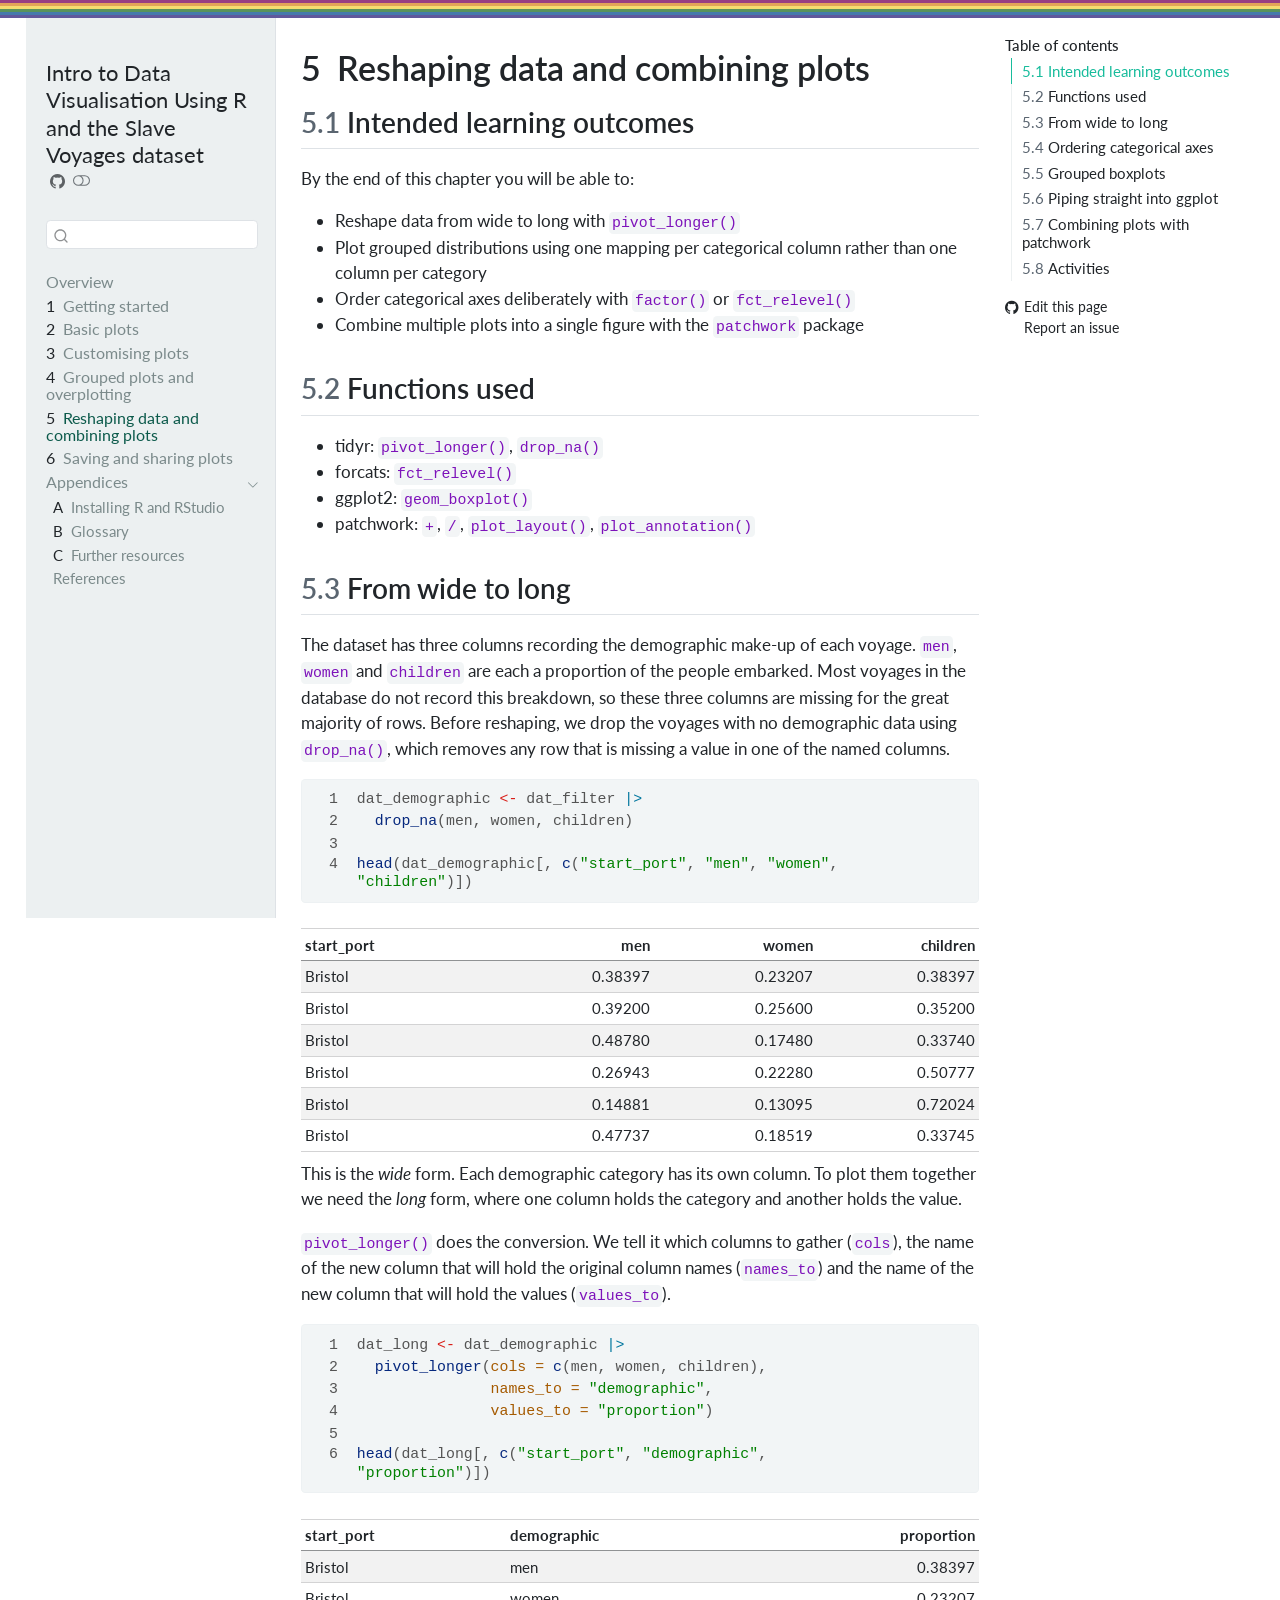
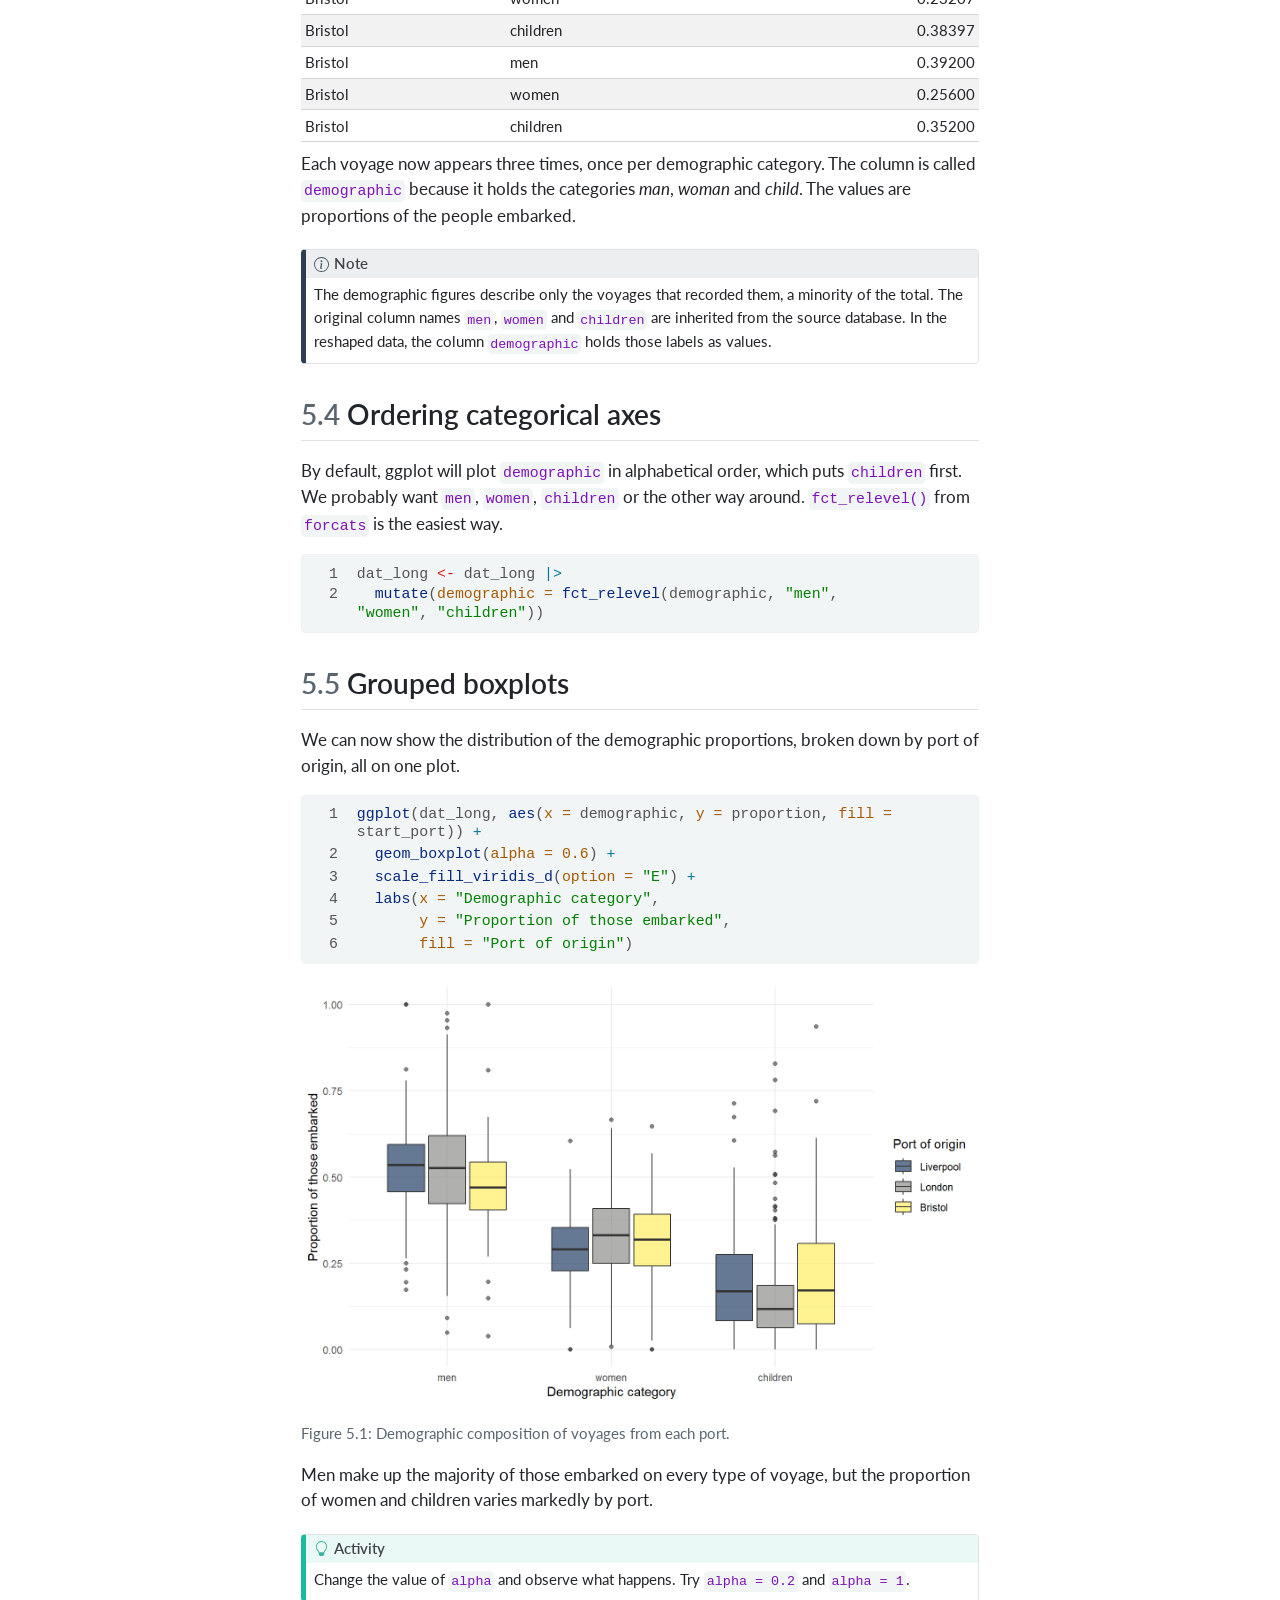
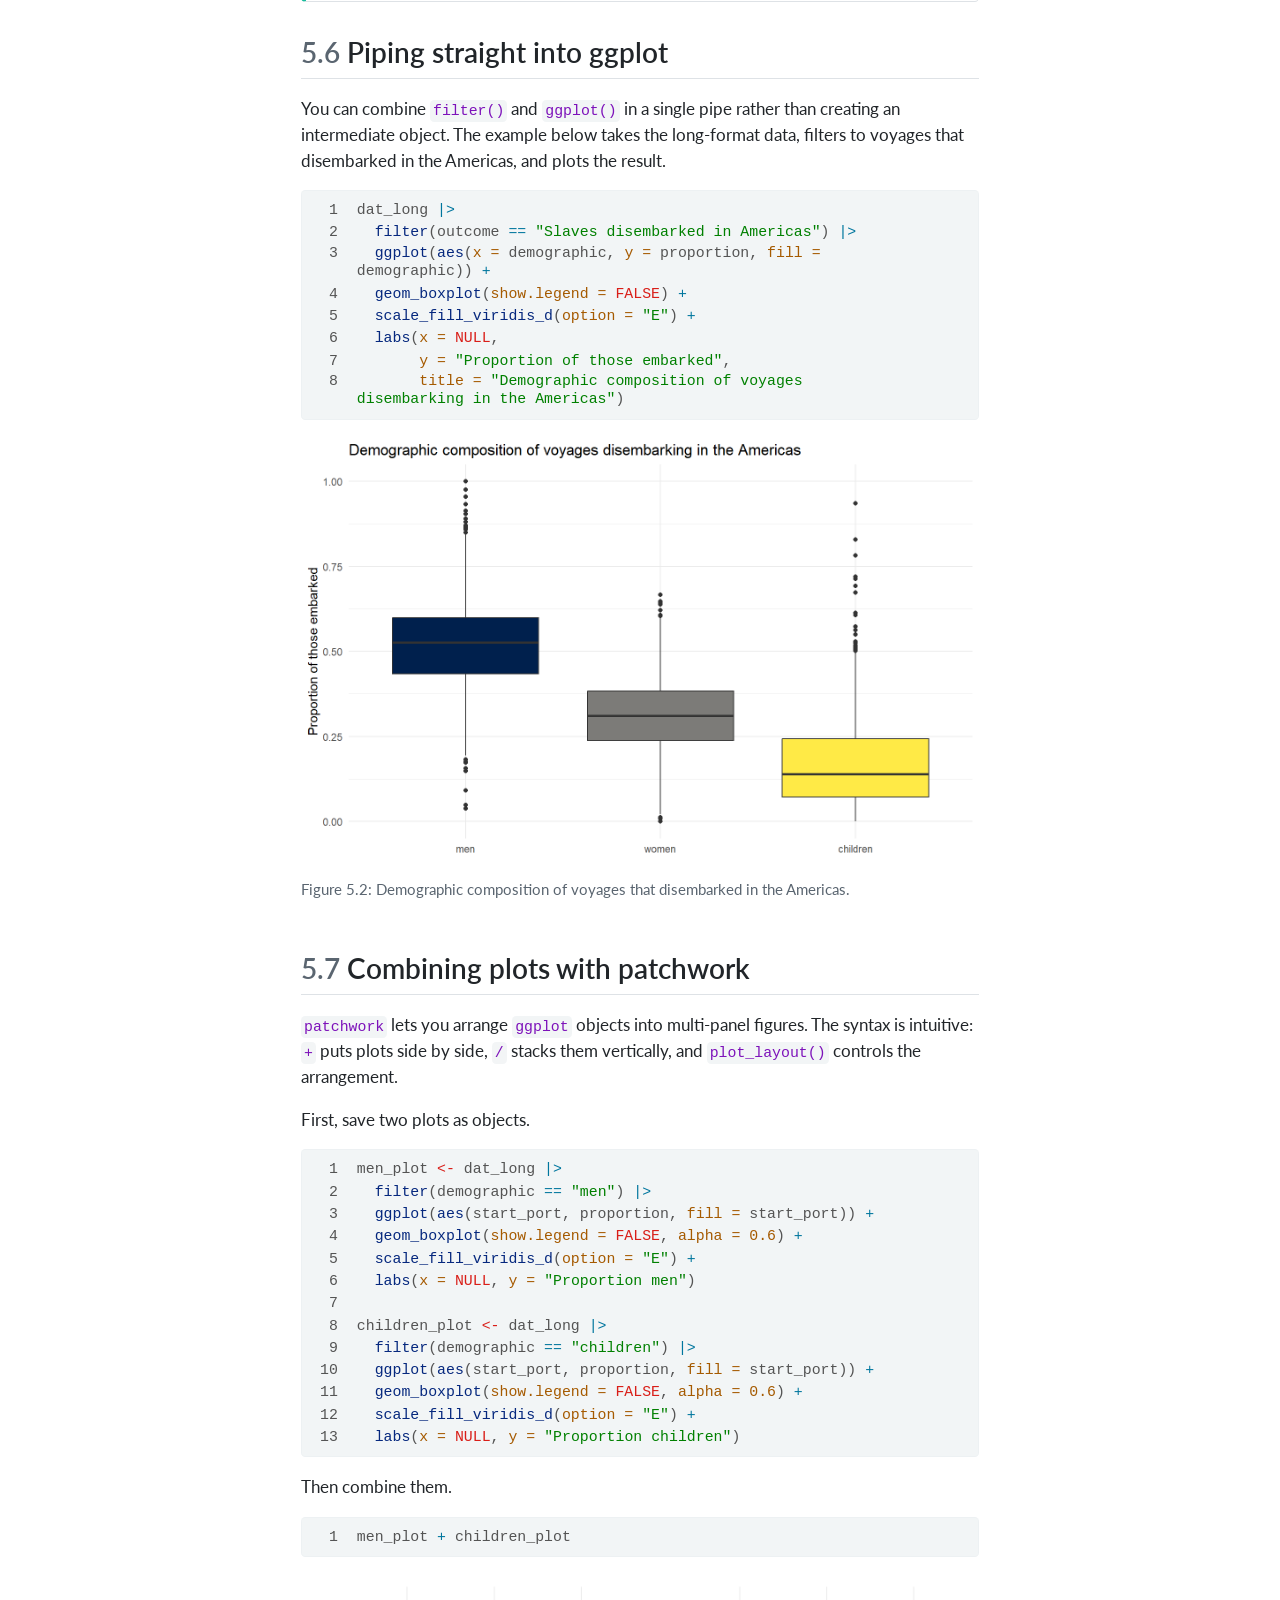
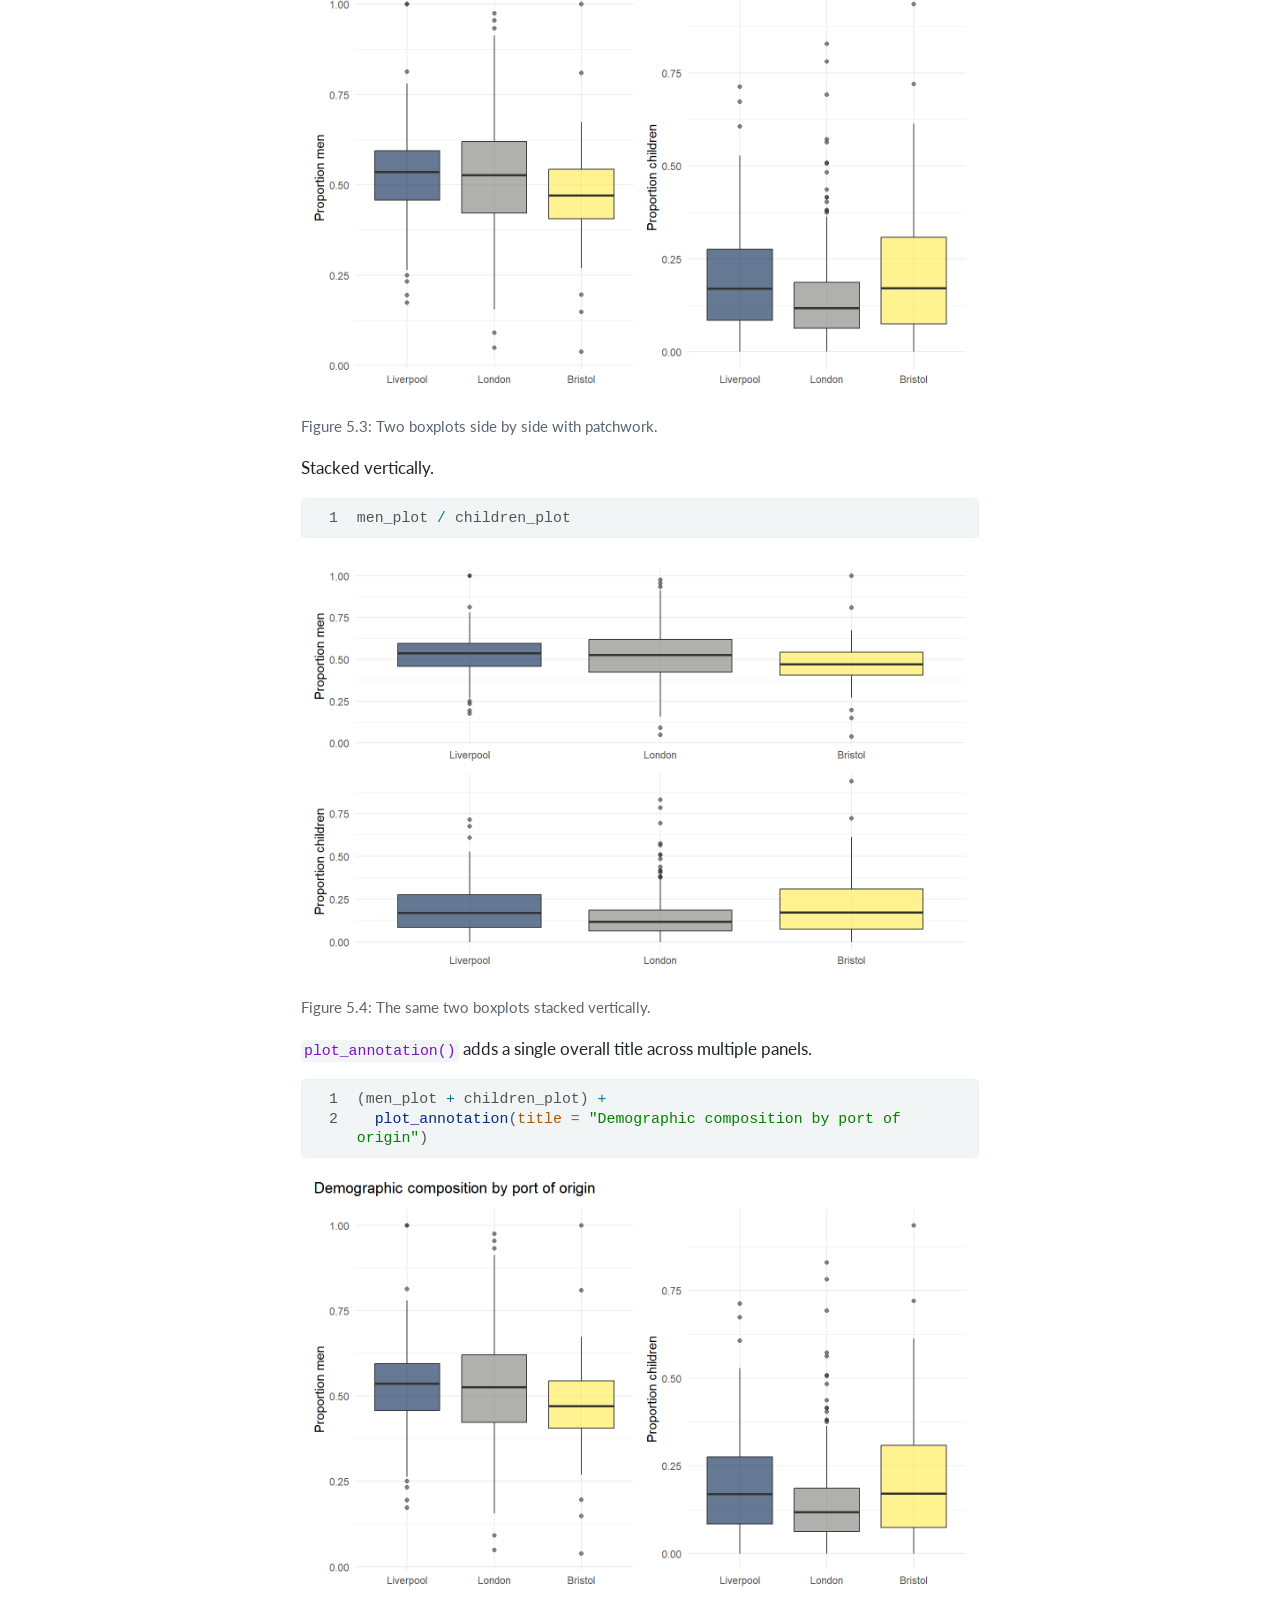
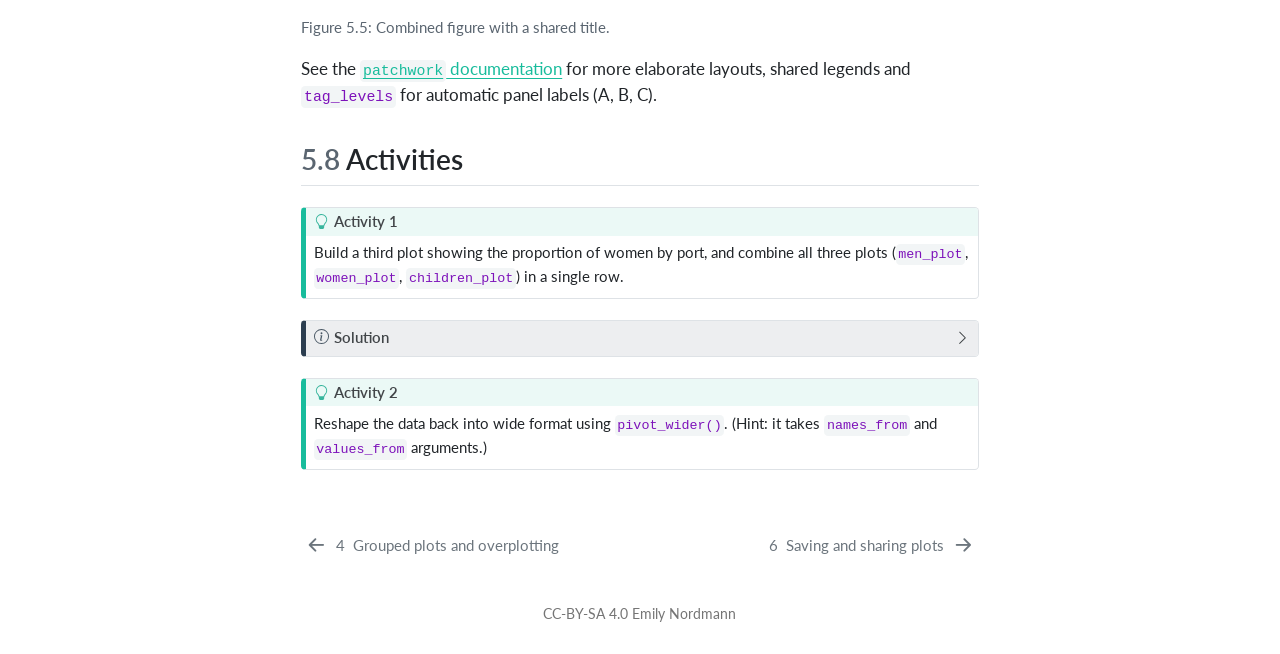
<file: docs/05-reshaping.html>
<!DOCTYPE html>
<html xmlns="http://www.w3.org/1999/xhtml" lang="en" xml:lang="en"><head>
<meta http-equiv="Content-Type" content="text/html; charset=UTF-8">
<meta charset="utf-8">
<meta name="generator" content="quarto-1.8.21">
<meta name="viewport" content="width=device-width, initial-scale=1.0, user-scalable=yes">
<meta name="description" content="A beginner’s guide to ggplot2 and data visualisation, using the Trans-Atlantic Slave Trade Database.">
<title>5&nbsp; Reshaping data and combining plots – Intro to Data Visualisation Using R and the Slave Voyages dataset</title>
<style>
code{white-space: pre-wrap;}
span.smallcaps{font-variant: small-caps;}
div.columns{display: flex; gap: min(4vw, 1.5em);}
div.column{flex: auto; overflow-x: auto;}
div.hanging-indent{margin-left: 1.5em; text-indent: -1.5em;}
ul.task-list{list-style: none;}
ul.task-list li input[type="checkbox"] {
  width: 0.8em;
  margin: 0 0.8em 0.2em -1em; /* quarto-specific, see https://github.com/quarto-dev/quarto-cli/issues/4556 */ 
  vertical-align: middle;
}
/* CSS for syntax highlighting */
html { -webkit-text-size-adjust: 100%; }
pre > code.sourceCode { white-space: pre; position: relative; }
pre > code.sourceCode > span { display: inline-block; line-height: 1.25; }
pre > code.sourceCode > span:empty { height: 1.2em; }
.sourceCode { overflow: visible; }
code.sourceCode > span { color: inherit; text-decoration: inherit; }
div.sourceCode { margin: 1em 0; }
pre.sourceCode { margin: 0; }
@media screen {
div.sourceCode { overflow: auto; }
}
@media print {
pre > code.sourceCode { white-space: pre-wrap; }
pre > code.sourceCode > span { text-indent: -5em; padding-left: 5em; }
}
pre.numberSource code
  { counter-reset: source-line 0; }
pre.numberSource code > span
  { position: relative; left: -4em; counter-increment: source-line; }
pre.numberSource code > span > a:first-child::before
  { content: counter(source-line);
    position: relative; left: -1em; text-align: right; vertical-align: baseline;
    border: none; display: inline-block;
    -webkit-touch-callout: none; -webkit-user-select: none;
    -khtml-user-select: none; -moz-user-select: none;
    -ms-user-select: none; user-select: none;
    padding: 0 4px; width: 4em;
  }
pre.numberSource { margin-left: 3em;  padding-left: 4px; }
div.sourceCode
  {   }
@media screen {
pre > code.sourceCode > span > a:first-child::before { text-decoration: underline; }
}
</style>

<script src="site_libs/quarto-nav/quarto-nav.js"></script>
<script src="site_libs/clipboard/clipboard.min.js"></script>
<script src="site_libs/quarto-search/autocomplete.umd.js"></script>
<script src="site_libs/quarto-search/fuse.min.js"></script>
<script src="site_libs/quarto-search/quarto-search.js"></script>
<meta name="quarto:offset" content="./">
<link href="./06-saving-sharing.html" rel="next">
<link href="./04-grouped-plots.html" rel="prev">
<link href="./images/logos/logo.png" rel="icon" type="image/png">
<script src="site_libs/quarto-html/quarto.js" type="module"></script>
<script src="site_libs/quarto-html/tabsets/tabsets.js" type="module"></script>
<script src="site_libs/quarto-html/axe/axe-check.js" type="module"></script>
<script src="site_libs/quarto-html/popper.min.js"></script>
<script src="site_libs/quarto-html/tippy.umd.min.js"></script>
<script src="site_libs/quarto-html/anchor.min.js"></script>
<link href="site_libs/quarto-html/tippy.css" rel="stylesheet">
<link href="site_libs/quarto-html/quarto-syntax-highlighting-bef06593271c35acc66b6cdfb882565b.css" rel="stylesheet" class="quarto-color-scheme" id="quarto-text-highlighting-styles">
<link href="site_libs/quarto-html/quarto-syntax-highlighting-dark-ea06de1ba525ceca656e3b09b4cd3316.css" rel="stylesheet" class="quarto-color-scheme quarto-color-alternate" id="quarto-text-highlighting-styles">
<link href="site_libs/quarto-html/quarto-syntax-highlighting-bef06593271c35acc66b6cdfb882565b.css" rel="stylesheet" class="quarto-color-scheme-extra" id="quarto-text-highlighting-styles">
<script src="site_libs/bootstrap/bootstrap.min.js"></script>
<link href="site_libs/bootstrap/bootstrap-icons.css" rel="stylesheet">
<link href="site_libs/bootstrap/bootstrap-bb5d2cf76dd9d8b046063047f144de0c.min.css" rel="stylesheet" append-hash="true" class="quarto-color-scheme" id="quarto-bootstrap" data-mode="light">
<link href="site_libs/bootstrap/bootstrap-dark-c8dd5cd8506132e8ba466e2074c506b4.min.css" rel="stylesheet" append-hash="true" class="quarto-color-scheme quarto-color-alternate" id="quarto-bootstrap" data-mode="dark">
<link href="site_libs/bootstrap/bootstrap-bb5d2cf76dd9d8b046063047f144de0c.min.css" rel="stylesheet" append-hash="true" class="quarto-color-scheme-extra" id="quarto-bootstrap" data-mode="light"><script id="quarto-search-options" type="application/json">{
  "location": "sidebar",
  "copy-button": false,
  "collapse-after": 3,
  "panel-placement": "start",
  "type": "textbox",
  "limit": 50,
  "keyboard-shortcut": [
    "f",
    "/",
    "s"
  ],
  "show-item-context": false,
  "language": {
    "search-no-results-text": "No results",
    "search-matching-documents-text": "matching documents",
    "search-copy-link-title": "Copy link to search",
    "search-hide-matches-text": "Hide additional matches",
    "search-more-match-text": "more match in this document",
    "search-more-matches-text": "more matches in this document",
    "search-clear-button-title": "Clear",
    "search-text-placeholder": "",
    "search-detached-cancel-button-title": "Cancel",
    "search-submit-button-title": "Submit",
    "search-label": "Search"
  }
}</script><link rel="stylesheet" href="https://use.fontawesome.com/releases/v5.13.0/css/all.css">
<link rel="stylesheet" href="include/booktem.css">
<link rel="stylesheet" href="include/webex.css">
<link rel="stylesheet" href="include/glossary.css">
<link rel="stylesheet" href="include/style.css">
</head>
<body class="nav-sidebar floating quarto-light"><script id="quarto-html-before-body" type="application/javascript">
    const toggleBodyColorMode = (bsSheetEl) => {
      const mode = bsSheetEl.getAttribute("data-mode");
      const bodyEl = window.document.querySelector("body");
      if (mode === "dark") {
        bodyEl.classList.add("quarto-dark");
        bodyEl.classList.remove("quarto-light");
      } else {
        bodyEl.classList.add("quarto-light");
        bodyEl.classList.remove("quarto-dark");
      }
    }
    const toggleBodyColorPrimary = () => {
      const bsSheetEl = window.document.querySelector("link#quarto-bootstrap:not([rel=disabled-stylesheet])");
      if (bsSheetEl) {
        toggleBodyColorMode(bsSheetEl);
      }
    }
    const setColorSchemeToggle = (alternate) => {
      const toggles = window.document.querySelectorAll('.quarto-color-scheme-toggle');
      for (let i=0; i < toggles.length; i++) {
        const toggle = toggles[i];
        if (toggle) {
          if (alternate) {
            toggle.classList.add("alternate");
          } else {
            toggle.classList.remove("alternate");
          }
        }
      }
    };
    const toggleColorMode = (alternate) => {
      // Switch the stylesheets
      const primaryStylesheets = window.document.querySelectorAll('link.quarto-color-scheme:not(.quarto-color-alternate)');
      const alternateStylesheets = window.document.querySelectorAll('link.quarto-color-scheme.quarto-color-alternate');
      manageTransitions('#quarto-margin-sidebar .nav-link', false);
      if (alternate) {
        // note: dark is layered on light, we don't disable primary!
        enableStylesheet(alternateStylesheets);
        for (const sheetNode of alternateStylesheets) {
          if (sheetNode.id === "quarto-bootstrap") {
            toggleBodyColorMode(sheetNode);
          }
        }
      } else {
        disableStylesheet(alternateStylesheets);
        enableStylesheet(primaryStylesheets)
        toggleBodyColorPrimary();
      }
      manageTransitions('#quarto-margin-sidebar .nav-link', true);
      // Switch the toggles
      setColorSchemeToggle(alternate)
      // Hack to workaround the fact that safari doesn't
      // properly recolor the scrollbar when toggling (#1455)
      if (navigator.userAgent.indexOf('Safari') > 0 && navigator.userAgent.indexOf('Chrome') == -1) {
        manageTransitions("body", false);
        window.scrollTo(0, 1);
        setTimeout(() => {
          window.scrollTo(0, 0);
          manageTransitions("body", true);
        }, 40);
      }
    }
    const disableStylesheet = (stylesheets) => {
      for (let i=0; i < stylesheets.length; i++) {
        const stylesheet = stylesheets[i];
        stylesheet.rel = 'disabled-stylesheet';
      }
    }
    const enableStylesheet = (stylesheets) => {
      for (let i=0; i < stylesheets.length; i++) {
        const stylesheet = stylesheets[i];
        if(stylesheet.rel !== 'stylesheet') { // for Chrome, which will still FOUC without this check
          stylesheet.rel = 'stylesheet';
        }
      }
    }
    const manageTransitions = (selector, allowTransitions) => {
      const els = window.document.querySelectorAll(selector);
      for (let i=0; i < els.length; i++) {
        const el = els[i];
        if (allowTransitions) {
          el.classList.remove('notransition');
        } else {
          el.classList.add('notransition');
        }
      }
    }
    const isFileUrl = () => {
      return window.location.protocol === 'file:';
    }
    const hasAlternateSentinel = () => {
      let styleSentinel = getColorSchemeSentinel();
      if (styleSentinel !== null) {
        return styleSentinel === "alternate";
      } else {
        return false;
      }
    }
    const setStyleSentinel = (alternate) => {
      const value = alternate ? "alternate" : "default";
      if (!isFileUrl()) {
        window.localStorage.setItem("quarto-color-scheme", value);
      } else {
        localAlternateSentinel = value;
      }
    }
    const getColorSchemeSentinel = () => {
      if (!isFileUrl()) {
        const storageValue = window.localStorage.getItem("quarto-color-scheme");
        return storageValue != null ? storageValue : localAlternateSentinel;
      } else {
        return localAlternateSentinel;
      }
    }
    const toggleGiscusIfUsed = (isAlternate, darkModeDefault) => {
      const baseTheme = document.querySelector('#giscus-base-theme')?.value ?? 'light';
      const alternateTheme = document.querySelector('#giscus-alt-theme')?.value ?? 'dark';
      let newTheme = '';
      if(authorPrefersDark) {
        newTheme = isAlternate ? baseTheme : alternateTheme;
      } else {
        newTheme = isAlternate ? alternateTheme : baseTheme;
      }
      const changeGiscusTheme = () => {
        // From: https://github.com/giscus/giscus/issues/336
        const sendMessage = (message) => {
          const iframe = document.querySelector('iframe.giscus-frame');
          if (!iframe) return;
          iframe.contentWindow.postMessage({ giscus: message }, 'https://giscus.app');
        }
        sendMessage({
          setConfig: {
            theme: newTheme
          }
        });
      }
      const isGiscussLoaded = window.document.querySelector('iframe.giscus-frame') !== null;
      if (isGiscussLoaded) {
        changeGiscusTheme();
      }
    };
    const authorPrefersDark = false;
    const darkModeDefault = authorPrefersDark;
      document.querySelector('link#quarto-text-highlighting-styles.quarto-color-scheme-extra').rel = 'disabled-stylesheet';
      document.querySelector('link#quarto-bootstrap.quarto-color-scheme-extra').rel = 'disabled-stylesheet';
    let localAlternateSentinel = darkModeDefault ? 'alternate' : 'default';
    // Dark / light mode switch
    window.quartoToggleColorScheme = () => {
      // Read the current dark / light value
      let toAlternate = !hasAlternateSentinel();
      toggleColorMode(toAlternate);
      setStyleSentinel(toAlternate);
      toggleGiscusIfUsed(toAlternate, darkModeDefault);
      window.dispatchEvent(new Event('resize'));
    };
    // Switch to dark mode if need be
    if (hasAlternateSentinel()) {
      toggleColorMode(true);
    } else {
      toggleColorMode(false);
    }
  </script>

<div id="quarto-search-results"></div>
  <header id="quarto-header" class="headroom fixed-top"><nav class="quarto-secondary-nav"><div class="container-fluid d-flex">
      <button type="button" class="quarto-btn-toggle btn" data-bs-toggle="collapse" role="button" data-bs-target=".quarto-sidebar-collapse-item" aria-controls="quarto-sidebar" aria-expanded="false" aria-label="Toggle sidebar navigation" onclick="if (window.quartoToggleHeadroom) { window.quartoToggleHeadroom(); }">
        <i class="bi bi-layout-text-sidebar-reverse"></i>
      </button>
        <nav class="quarto-page-breadcrumbs" aria-label="breadcrumb"><ol class="breadcrumb"><li class="breadcrumb-item"><a href="./05-reshaping.html"><span class="chapter-number">5</span>&nbsp; <span class="chapter-title">Reshaping data and combining plots</span></a></li></ol></nav>
        <a class="flex-grow-1" role="navigation" data-bs-toggle="collapse" data-bs-target=".quarto-sidebar-collapse-item" aria-controls="quarto-sidebar" aria-expanded="false" aria-label="Toggle sidebar navigation" onclick="if (window.quartoToggleHeadroom) { window.quartoToggleHeadroom(); }">      
        </a>
      <button type="button" class="btn quarto-search-button" aria-label="Search" onclick="window.quartoOpenSearch();">
        <i class="bi bi-search"></i>
      </button>
    </div>
  </nav></header><!-- content --><div id="quarto-content" class="quarto-container page-columns page-rows-contents page-layout-article">
<!-- sidebar -->
  <nav id="quarto-sidebar" class="sidebar collapse collapse-horizontal quarto-sidebar-collapse-item sidebar-navigation floating overflow-auto"><div class="pt-lg-2 mt-2 text-left sidebar-header sidebar-header-stacked">
      <a href="./index.html" class="sidebar-logo-link">
      </a>
    <div class="sidebar-title mb-0 py-0">
      <a href="./">Intro to Data Visualisation Using R and the Slave Voyages dataset</a> 
        <div class="sidebar-tools-main">
    <a href="https://github.com/emilynordmann/slavevoyagedata" title="Source Code" class="quarto-navigation-tool px-1" aria-label="Source Code"><i class="bi bi-github"></i></a>
  <a href="" class="quarto-color-scheme-toggle quarto-navigation-tool  px-1" onclick="window.quartoToggleColorScheme(); return false;" title="Toggle dark mode"><i class="bi"></i></a>
</div>
    </div>
      </div>
        <div class="mt-2 flex-shrink-0 align-items-center">
        <div class="sidebar-search">
        <div id="quarto-search" class="" title="Search"></div>
        </div>
        </div>
    <div class="sidebar-menu-container"> 
    <ul class="list-unstyled mt-1">
<li class="sidebar-item">
  <div class="sidebar-item-container"> 
  <a href="./index.html" class="sidebar-item-text sidebar-link">
 <span class="menu-text">Overview</span></a>
  </div>
</li>
        <li class="sidebar-item">
  <div class="sidebar-item-container"> 
  <a href="./01-getting-started.html" class="sidebar-item-text sidebar-link">
 <span class="menu-text"><span class="chapter-number">1</span>&nbsp; <span class="chapter-title">Getting started</span></span></a>
  </div>
</li>
        <li class="sidebar-item">
  <div class="sidebar-item-container"> 
  <a href="./02-basic-plots.html" class="sidebar-item-text sidebar-link">
 <span class="menu-text"><span class="chapter-number">2</span>&nbsp; <span class="chapter-title">Basic plots</span></span></a>
  </div>
</li>
        <li class="sidebar-item">
  <div class="sidebar-item-container"> 
  <a href="./03-customising.html" class="sidebar-item-text sidebar-link">
 <span class="menu-text"><span class="chapter-number">3</span>&nbsp; <span class="chapter-title">Customising plots</span></span></a>
  </div>
</li>
        <li class="sidebar-item">
  <div class="sidebar-item-container"> 
  <a href="./04-grouped-plots.html" class="sidebar-item-text sidebar-link">
 <span class="menu-text"><span class="chapter-number">4</span>&nbsp; <span class="chapter-title">Grouped plots and overplotting</span></span></a>
  </div>
</li>
        <li class="sidebar-item">
  <div class="sidebar-item-container"> 
  <a href="./05-reshaping.html" class="sidebar-item-text sidebar-link active">
 <span class="menu-text"><span class="chapter-number">5</span>&nbsp; <span class="chapter-title">Reshaping data and combining plots</span></span></a>
  </div>
</li>
        <li class="sidebar-item">
  <div class="sidebar-item-container"> 
  <a href="./06-saving-sharing.html" class="sidebar-item-text sidebar-link">
 <span class="menu-text"><span class="chapter-number">6</span>&nbsp; <span class="chapter-title">Saving and sharing plots</span></span></a>
  </div>
</li>
        <li class="sidebar-item sidebar-item-section">
      <div class="sidebar-item-container"> 
            <a class="sidebar-item-text sidebar-link text-start" data-bs-toggle="collapse" data-bs-target="#quarto-sidebar-section-1" role="navigation" aria-expanded="true">
 <span class="menu-text">Appendices</span></a>
          <a class="sidebar-item-toggle text-start" data-bs-toggle="collapse" data-bs-target="#quarto-sidebar-section-1" role="navigation" aria-expanded="true" aria-label="Toggle section">
            <i class="bi bi-chevron-right ms-2"></i>
          </a> 
      </div>
      <ul id="quarto-sidebar-section-1" class="collapse list-unstyled sidebar-section depth1 show">
<li class="sidebar-item">
  <div class="sidebar-item-container"> 
  <a href="./app-installing-r.html" class="sidebar-item-text sidebar-link">
 <span class="menu-text"><span class="chapter-number">A</span>&nbsp; <span class="chapter-title">Installing R and RStudio</span></span></a>
  </div>
</li>
          <li class="sidebar-item">
  <div class="sidebar-item-container"> 
  <a href="./app-glossary.html" class="sidebar-item-text sidebar-link">
 <span class="menu-text"><span class="chapter-number">B</span>&nbsp; <span class="chapter-title">Glossary</span></span></a>
  </div>
</li>
          <li class="sidebar-item">
  <div class="sidebar-item-container"> 
  <a href="./app-resources.html" class="sidebar-item-text sidebar-link">
 <span class="menu-text"><span class="chapter-number">C</span>&nbsp; <span class="chapter-title">Further resources</span></span></a>
  </div>
</li>
          <li class="sidebar-item">
  <div class="sidebar-item-container"> 
  <a href="./references.html" class="sidebar-item-text sidebar-link">
 <span class="menu-text">References</span></a>
  </div>
</li>
      </ul>
</li>
    </ul>
</div>
</nav><div id="quarto-sidebar-glass" class="quarto-sidebar-collapse-item" data-bs-toggle="collapse" data-bs-target=".quarto-sidebar-collapse-item"></div>
<!-- margin-sidebar -->
    <div id="quarto-margin-sidebar" class="sidebar margin-sidebar">
        <nav id="TOC" role="doc-toc" class="toc-active"><h2 id="toc-title">Table of contents</h2>
   
  <ul>
<li><a href="#intended-learning-outcomes" id="toc-intended-learning-outcomes" class="nav-link active" data-scroll-target="#intended-learning-outcomes"><span class="header-section-number">5.1</span> Intended learning outcomes</a></li>
  <li><a href="#functions-used" id="toc-functions-used" class="nav-link" data-scroll-target="#functions-used"><span class="header-section-number">5.2</span> Functions used</a></li>
  <li><a href="#sec-wide-to-long" id="toc-sec-wide-to-long" class="nav-link" data-scroll-target="#sec-wide-to-long"><span class="header-section-number">5.3</span> From wide to long</a></li>
  <li><a href="#ordering-categorical-axes" id="toc-ordering-categorical-axes" class="nav-link" data-scroll-target="#ordering-categorical-axes"><span class="header-section-number">5.4</span> Ordering categorical axes</a></li>
  <li><a href="#grouped-boxplots" id="toc-grouped-boxplots" class="nav-link" data-scroll-target="#grouped-boxplots"><span class="header-section-number">5.5</span> Grouped boxplots</a></li>
  <li><a href="#piping-straight-into-ggplot" id="toc-piping-straight-into-ggplot" class="nav-link" data-scroll-target="#piping-straight-into-ggplot"><span class="header-section-number">5.6</span> Piping straight into ggplot</a></li>
  <li><a href="#sec-patchwork" id="toc-sec-patchwork" class="nav-link" data-scroll-target="#sec-patchwork"><span class="header-section-number">5.7</span> Combining plots with patchwork</a></li>
  <li><a href="#activities" id="toc-activities" class="nav-link" data-scroll-target="#activities"><span class="header-section-number">5.8</span> Activities</a></li>
  </ul><div class="toc-actions"><ul><li><a href="https://github.com/emilynordmann/slavevoyagedata/edit/main/05-reshaping.qmd" class="toc-action"><i class="bi bi-github"></i>Edit this page</a></li><li><a href="https://github.com/emilynordmann/slavevoyagedata/issues/new" class="toc-action"><i class="bi empty"></i>Report an issue</a></li></ul></div></nav>
    </div>
<!-- main -->
<main class="content" id="quarto-document-content"><header id="title-block-header" class="quarto-title-block default"><div class="quarto-title">
<h1 class="title"><span id="sec-reshaping" class="quarto-section-identifier"><span class="chapter-number">5</span>&nbsp; <span class="chapter-title">Reshaping data and combining plots</span></span></h1>
</div>



<div class="quarto-title-meta">

    
  
    
  </div>
  


</header><section id="intended-learning-outcomes" class="level2" data-number="5.1"><h2 data-number="5.1" class="anchored" data-anchor-id="intended-learning-outcomes">
<span class="header-section-number">5.1</span> Intended learning outcomes</h2>
<p>By the end of this chapter you will be able to:</p>
<ul>
<li>Reshape data from wide to long with <code>pivot_longer()</code>
</li>
<li>Plot grouped distributions using one mapping per categorical column rather than one column per category</li>
<li>Order categorical axes deliberately with <code><a href="https://rdrr.io/r/base/factor.html">factor()</a></code> or <code>fct_relevel()</code>
</li>
<li>Combine multiple plots into a single figure with the <code>patchwork</code> package</li>
</ul></section><section id="functions-used" class="level2" data-number="5.2"><h2 data-number="5.2" class="anchored" data-anchor-id="functions-used">
<span class="header-section-number">5.2</span> Functions used</h2>
<ul>
<li>tidyr: <code>pivot_longer()</code>, <code>drop_na()</code>
</li>
<li>forcats: <code>fct_relevel()</code>
</li>
<li>ggplot2: <code>geom_boxplot()</code>
</li>
<li>patchwork: <code>+</code>, <code>/</code>, <code>plot_layout()</code>, <code>plot_annotation()</code>
</li>
</ul></section><section id="sec-wide-to-long" class="level2" data-number="5.3"><h2 data-number="5.3" class="anchored" data-anchor-id="sec-wide-to-long">
<span class="header-section-number">5.3</span> From wide to long</h2>
<p>The dataset has three columns recording the demographic make-up of each voyage. <code>men</code>, <code>women</code> and <code>children</code> are each a proportion of the people embarked. Most voyages in the database do not record this breakdown, so these three columns are missing for the great majority of rows. Before reshaping, we drop the voyages with no demographic data using <code>drop_na()</code>, which removes any row that is missing a value in one of the named columns.</p>
<div class="cell" data-layout-align="center">
<div class="code-copy-outer-scaffold"><div class="sourceCode cell-code" id="cb1"><pre class="sourceCode numberSource r number-lines code-with-copy"><code class="sourceCode r"><span id="cb1-1"><a href="#cb1-1"></a>dat_demographic <span class="ot">&lt;-</span> dat_filter <span class="sc">|&gt;</span></span>
<span id="cb1-2"><a href="#cb1-2"></a>  <span class="fu">drop_na</span>(men, women, children)</span>
<span id="cb1-3"><a href="#cb1-3"></a></span>
<span id="cb1-4"><a href="#cb1-4"></a><span class="fu">head</span>(dat_demographic[, <span class="fu">c</span>(<span class="st">"start_port"</span>, <span class="st">"men"</span>, <span class="st">"women"</span>, <span class="st">"children"</span>)])</span></code></pre></div><button title="Copy to Clipboard" class="code-copy-button"><i class="bi"></i></button></div>
<div class="cell-output-display">
<div class="kable-table">
<table class="caption-top table table-sm table-striped small">
<thead><tr class="header">
<th style="text-align: left;">start_port</th>
<th style="text-align: right;">men</th>
<th style="text-align: right;">women</th>
<th style="text-align: right;">children</th>
</tr></thead>
<tbody>
<tr class="odd">
<td style="text-align: left;">Bristol</td>
<td style="text-align: right;">0.38397</td>
<td style="text-align: right;">0.23207</td>
<td style="text-align: right;">0.38397</td>
</tr>
<tr class="even">
<td style="text-align: left;">Bristol</td>
<td style="text-align: right;">0.39200</td>
<td style="text-align: right;">0.25600</td>
<td style="text-align: right;">0.35200</td>
</tr>
<tr class="odd">
<td style="text-align: left;">Bristol</td>
<td style="text-align: right;">0.48780</td>
<td style="text-align: right;">0.17480</td>
<td style="text-align: right;">0.33740</td>
</tr>
<tr class="even">
<td style="text-align: left;">Bristol</td>
<td style="text-align: right;">0.26943</td>
<td style="text-align: right;">0.22280</td>
<td style="text-align: right;">0.50777</td>
</tr>
<tr class="odd">
<td style="text-align: left;">Bristol</td>
<td style="text-align: right;">0.14881</td>
<td style="text-align: right;">0.13095</td>
<td style="text-align: right;">0.72024</td>
</tr>
<tr class="even">
<td style="text-align: left;">Bristol</td>
<td style="text-align: right;">0.47737</td>
<td style="text-align: right;">0.18519</td>
<td style="text-align: right;">0.33745</td>
</tr>
</tbody>
</table>
</div>
</div>
</div>
<p>This is the <em>wide</em> form. Each demographic category has its own column. To plot them together we need the <em>long</em> form, where one column holds the category and another holds the value.</p>
<p><code>pivot_longer()</code> does the conversion. We tell it which columns to gather (<code>cols</code>), the name of the new column that will hold the original column names (<code>names_to</code>) and the name of the new column that will hold the values (<code>values_to</code>).</p>
<div class="cell" data-layout-align="center">
<div class="code-copy-outer-scaffold"><div class="sourceCode cell-code" id="cb2"><pre class="sourceCode numberSource r number-lines code-with-copy"><code class="sourceCode r"><span id="cb2-1"><a href="#cb2-1"></a>dat_long <span class="ot">&lt;-</span> dat_demographic <span class="sc">|&gt;</span></span>
<span id="cb2-2"><a href="#cb2-2"></a>  <span class="fu">pivot_longer</span>(<span class="at">cols =</span> <span class="fu">c</span>(men, women, children),</span>
<span id="cb2-3"><a href="#cb2-3"></a>               <span class="at">names_to =</span> <span class="st">"demographic"</span>,</span>
<span id="cb2-4"><a href="#cb2-4"></a>               <span class="at">values_to =</span> <span class="st">"proportion"</span>)</span>
<span id="cb2-5"><a href="#cb2-5"></a></span>
<span id="cb2-6"><a href="#cb2-6"></a><span class="fu">head</span>(dat_long[, <span class="fu">c</span>(<span class="st">"start_port"</span>, <span class="st">"demographic"</span>, <span class="st">"proportion"</span>)])</span></code></pre></div><button title="Copy to Clipboard" class="code-copy-button"><i class="bi"></i></button></div>
<div class="cell-output-display">
<div class="kable-table">
<table class="caption-top table table-sm table-striped small">
<thead><tr class="header">
<th style="text-align: left;">start_port</th>
<th style="text-align: left;">demographic</th>
<th style="text-align: right;">proportion</th>
</tr></thead>
<tbody>
<tr class="odd">
<td style="text-align: left;">Bristol</td>
<td style="text-align: left;">men</td>
<td style="text-align: right;">0.38397</td>
</tr>
<tr class="even">
<td style="text-align: left;">Bristol</td>
<td style="text-align: left;">women</td>
<td style="text-align: right;">0.23207</td>
</tr>
<tr class="odd">
<td style="text-align: left;">Bristol</td>
<td style="text-align: left;">children</td>
<td style="text-align: right;">0.38397</td>
</tr>
<tr class="even">
<td style="text-align: left;">Bristol</td>
<td style="text-align: left;">men</td>
<td style="text-align: right;">0.39200</td>
</tr>
<tr class="odd">
<td style="text-align: left;">Bristol</td>
<td style="text-align: left;">women</td>
<td style="text-align: right;">0.25600</td>
</tr>
<tr class="even">
<td style="text-align: left;">Bristol</td>
<td style="text-align: left;">children</td>
<td style="text-align: right;">0.35200</td>
</tr>
</tbody>
</table>
</div>
</div>
</div>
<p>Each voyage now appears three times, once per demographic category. The column is called <code>demographic</code> because it holds the categories <em>man</em>, <em>woman</em> and <em>child</em>. The values are proportions of the people embarked.</p>
<div class="callout callout-style-default callout-note callout-titled">
<div class="callout-header d-flex align-content-center">
<div class="callout-icon-container">
<i class="callout-icon"></i>
</div>
<div class="callout-title-container flex-fill">
Note
</div>
</div>
<div class="callout-body-container callout-body">
<p>The demographic figures describe only the voyages that recorded them, a minority of the total. The original column names <code>men</code>, <code>women</code> and <code>children</code> are inherited from the source database. In the reshaped data, the column <code>demographic</code> holds those labels as values.</p>
</div>
</div>
</section><section id="ordering-categorical-axes" class="level2" data-number="5.4"><h2 data-number="5.4" class="anchored" data-anchor-id="ordering-categorical-axes">
<span class="header-section-number">5.4</span> Ordering categorical axes</h2>
<p>By default, ggplot will plot <code>demographic</code> in alphabetical order, which puts <code>children</code> first. We probably want <code>men</code>, <code>women</code>, <code>children</code> or the other way around. <code>fct_relevel()</code> from <code>forcats</code> is the easiest way.</p>
<div class="cell" data-layout-align="center">
<div class="code-copy-outer-scaffold"><div class="sourceCode cell-code" id="cb3"><pre class="sourceCode numberSource r number-lines code-with-copy"><code class="sourceCode r"><span id="cb3-1"><a href="#cb3-1"></a>dat_long <span class="ot">&lt;-</span> dat_long <span class="sc">|&gt;</span></span>
<span id="cb3-2"><a href="#cb3-2"></a>  <span class="fu">mutate</span>(<span class="at">demographic =</span> <span class="fu">fct_relevel</span>(demographic, <span class="st">"men"</span>, <span class="st">"women"</span>, <span class="st">"children"</span>))</span></code></pre></div><button title="Copy to Clipboard" class="code-copy-button"><i class="bi"></i></button></div>
</div>
</section><section id="grouped-boxplots" class="level2" data-number="5.5"><h2 data-number="5.5" class="anchored" data-anchor-id="grouped-boxplots">
<span class="header-section-number">5.5</span> Grouped boxplots</h2>
<p>We can now show the distribution of the demographic proportions, broken down by port of origin, all on one plot.</p>
<div class="cell" data-layout-align="center">
<div class="code-copy-outer-scaffold"><div class="sourceCode cell-code" id="cb4"><pre class="sourceCode numberSource r number-lines code-with-copy"><code class="sourceCode r"><span id="cb4-1"><a href="#cb4-1"></a><span class="fu">ggplot</span>(dat_long, <span class="fu">aes</span>(<span class="at">x =</span> demographic, <span class="at">y =</span> proportion, <span class="at">fill =</span> start_port)) <span class="sc">+</span></span>
<span id="cb4-2"><a href="#cb4-2"></a>  <span class="fu">geom_boxplot</span>(<span class="at">alpha =</span> <span class="fl">0.6</span>) <span class="sc">+</span></span>
<span id="cb4-3"><a href="#cb4-3"></a>  <span class="fu">scale_fill_viridis_d</span>(<span class="at">option =</span> <span class="st">"E"</span>) <span class="sc">+</span></span>
<span id="cb4-4"><a href="#cb4-4"></a>  <span class="fu">labs</span>(<span class="at">x =</span> <span class="st">"Demographic category"</span>,</span>
<span id="cb4-5"><a href="#cb4-5"></a>       <span class="at">y =</span> <span class="st">"Proportion of those embarked"</span>,</span>
<span id="cb4-6"><a href="#cb4-6"></a>       <span class="at">fill =</span> <span class="st">"Port of origin"</span>)</span></code></pre></div><button title="Copy to Clipboard" class="code-copy-button"><i class="bi"></i></button></div>
<div class="cell-output-display">
<div id="fig-grouped-box" class="quarto-float quarto-figure quarto-figure-center anchored" data-fig-align="center" alt="Grouped boxplots. The x-axis shows demographic category (men, women, children). For each category there are three boxes, one per port of origin (Liverpool, London, Bristol), distinguished by fill colour. Men account for a proportion of roughly 0.5 of those embarked on average, women about 0.3 and children under 0.2.">
<figure class="quarto-float quarto-float-fig figure"><div aria-describedby="fig-grouped-box-caption-0ceaefa1-69ba-4598-a22c-09a6ac19f8ca">
<img src="05-reshaping_files/figure-html/fig-grouped-box-1.png" class="img-fluid quarto-figure quarto-figure-center figure-img" style="width:100.0%" alt="Grouped boxplots. The x-axis shows demographic category (men, women, children). For each category there are three boxes, one per port of origin (Liverpool, London, Bristol), distinguished by fill colour. Men account for a proportion of roughly 0.5 of those embarked on average, women about 0.3 and children under 0.2.">
</div>
<figcaption class="quarto-float-caption-bottom quarto-float-caption quarto-float-fig" id="fig-grouped-box-caption-0ceaefa1-69ba-4598-a22c-09a6ac19f8ca">
Figure&nbsp;5.1: Demographic composition of voyages from each port.
</figcaption></figure>
</div>
</div>
</div>
<p>Men make up the majority of those embarked on every type of voyage, but the proportion of women and children varies markedly by port.</p>
<div class="callout callout-style-default callout-tip callout-titled">
<div class="callout-header d-flex align-content-center">
<div class="callout-icon-container">
<i class="callout-icon"></i>
</div>
<div class="callout-title-container flex-fill">
<span class="screen-reader-only">Tip</span>Activity
</div>
</div>
<div class="callout-body-container callout-body">
<p>Change the value of <code>alpha</code> and observe what happens. Try <code>alpha = 0.2</code> and <code>alpha = 1</code>.</p>
</div>
</div>
</section><section id="piping-straight-into-ggplot" class="level2" data-number="5.6"><h2 data-number="5.6" class="anchored" data-anchor-id="piping-straight-into-ggplot">
<span class="header-section-number">5.6</span> Piping straight into ggplot</h2>
<p>You can combine <code><a href="https://rdrr.io/r/stats/filter.html">filter()</a></code> and <code>ggplot()</code> in a single pipe rather than creating an intermediate object. The example below takes the long-format data, filters to voyages that disembarked in the Americas, and plots the result.</p>
<div class="cell" data-layout-align="center">
<div class="code-copy-outer-scaffold"><div class="sourceCode cell-code" id="cb5"><pre class="sourceCode numberSource r number-lines code-with-copy"><code class="sourceCode r"><span id="cb5-1"><a href="#cb5-1"></a>dat_long <span class="sc">|&gt;</span></span>
<span id="cb5-2"><a href="#cb5-2"></a>  <span class="fu">filter</span>(outcome <span class="sc">==</span> <span class="st">"Slaves disembarked in Americas"</span>) <span class="sc">|&gt;</span></span>
<span id="cb5-3"><a href="#cb5-3"></a>  <span class="fu">ggplot</span>(<span class="fu">aes</span>(<span class="at">x =</span> demographic, <span class="at">y =</span> proportion, <span class="at">fill =</span> demographic)) <span class="sc">+</span></span>
<span id="cb5-4"><a href="#cb5-4"></a>  <span class="fu">geom_boxplot</span>(<span class="at">show.legend =</span> <span class="cn">FALSE</span>) <span class="sc">+</span></span>
<span id="cb5-5"><a href="#cb5-5"></a>  <span class="fu">scale_fill_viridis_d</span>(<span class="at">option =</span> <span class="st">"E"</span>) <span class="sc">+</span></span>
<span id="cb5-6"><a href="#cb5-6"></a>  <span class="fu">labs</span>(<span class="at">x =</span> <span class="cn">NULL</span>,</span>
<span id="cb5-7"><a href="#cb5-7"></a>       <span class="at">y =</span> <span class="st">"Proportion of those embarked"</span>,</span>
<span id="cb5-8"><a href="#cb5-8"></a>       <span class="at">title =</span> <span class="st">"Demographic composition of voyages disembarking in the Americas"</span>)</span></code></pre></div><button title="Copy to Clipboard" class="code-copy-button"><i class="bi"></i></button></div>
<div class="cell-output-display">
<div id="fig-filtered-box" class="quarto-float quarto-figure quarto-figure-center anchored" data-fig-align="center" alt="Boxplots of the proportion embarked by demographic category, restricted to voyages with outcome 'Slaves disembarked in Americas'. Men, women and children are on the x-axis; proportion on the y-axis.">
<figure class="quarto-float quarto-float-fig figure"><div aria-describedby="fig-filtered-box-caption-0ceaefa1-69ba-4598-a22c-09a6ac19f8ca">
<img src="05-reshaping_files/figure-html/fig-filtered-box-1.png" class="img-fluid quarto-figure quarto-figure-center figure-img" style="width:100.0%" alt="Boxplots of the proportion embarked by demographic category, restricted to voyages with outcome 'Slaves disembarked in Americas'. Men, women and children are on the x-axis; proportion on the y-axis.">
</div>
<figcaption class="quarto-float-caption-bottom quarto-float-caption quarto-float-fig" id="fig-filtered-box-caption-0ceaefa1-69ba-4598-a22c-09a6ac19f8ca">
Figure&nbsp;5.2: Demographic composition of voyages that disembarked in the Americas.
</figcaption></figure>
</div>
</div>
</div>
</section><section id="sec-patchwork" class="level2" data-number="5.7"><h2 data-number="5.7" class="anchored" data-anchor-id="sec-patchwork">
<span class="header-section-number">5.7</span> Combining plots with patchwork</h2>
<p><code>patchwork</code> lets you arrange <code>ggplot</code> objects into multi-panel figures. The syntax is intuitive: <code>+</code> puts plots side by side, <code>/</code> stacks them vertically, and <code>plot_layout()</code> controls the arrangement.</p>
<p>First, save two plots as objects.</p>
<div class="cell" data-layout-align="center">
<div class="code-copy-outer-scaffold"><div class="sourceCode cell-code" id="cb6"><pre class="sourceCode numberSource r number-lines code-with-copy"><code class="sourceCode r"><span id="cb6-1"><a href="#cb6-1"></a>men_plot <span class="ot">&lt;-</span> dat_long <span class="sc">|&gt;</span></span>
<span id="cb6-2"><a href="#cb6-2"></a>  <span class="fu">filter</span>(demographic <span class="sc">==</span> <span class="st">"men"</span>) <span class="sc">|&gt;</span></span>
<span id="cb6-3"><a href="#cb6-3"></a>  <span class="fu">ggplot</span>(<span class="fu">aes</span>(start_port, proportion, <span class="at">fill =</span> start_port)) <span class="sc">+</span></span>
<span id="cb6-4"><a href="#cb6-4"></a>  <span class="fu">geom_boxplot</span>(<span class="at">show.legend =</span> <span class="cn">FALSE</span>, <span class="at">alpha =</span> <span class="fl">0.6</span>) <span class="sc">+</span></span>
<span id="cb6-5"><a href="#cb6-5"></a>  <span class="fu">scale_fill_viridis_d</span>(<span class="at">option =</span> <span class="st">"E"</span>) <span class="sc">+</span></span>
<span id="cb6-6"><a href="#cb6-6"></a>  <span class="fu">labs</span>(<span class="at">x =</span> <span class="cn">NULL</span>, <span class="at">y =</span> <span class="st">"Proportion men"</span>)</span>
<span id="cb6-7"><a href="#cb6-7"></a></span>
<span id="cb6-8"><a href="#cb6-8"></a>children_plot <span class="ot">&lt;-</span> dat_long <span class="sc">|&gt;</span></span>
<span id="cb6-9"><a href="#cb6-9"></a>  <span class="fu">filter</span>(demographic <span class="sc">==</span> <span class="st">"children"</span>) <span class="sc">|&gt;</span></span>
<span id="cb6-10"><a href="#cb6-10"></a>  <span class="fu">ggplot</span>(<span class="fu">aes</span>(start_port, proportion, <span class="at">fill =</span> start_port)) <span class="sc">+</span></span>
<span id="cb6-11"><a href="#cb6-11"></a>  <span class="fu">geom_boxplot</span>(<span class="at">show.legend =</span> <span class="cn">FALSE</span>, <span class="at">alpha =</span> <span class="fl">0.6</span>) <span class="sc">+</span></span>
<span id="cb6-12"><a href="#cb6-12"></a>  <span class="fu">scale_fill_viridis_d</span>(<span class="at">option =</span> <span class="st">"E"</span>) <span class="sc">+</span></span>
<span id="cb6-13"><a href="#cb6-13"></a>  <span class="fu">labs</span>(<span class="at">x =</span> <span class="cn">NULL</span>, <span class="at">y =</span> <span class="st">"Proportion children"</span>)</span></code></pre></div><button title="Copy to Clipboard" class="code-copy-button"><i class="bi"></i></button></div>
</div>
<p>Then combine them.</p>
<div class="cell" data-layout-align="center">
<div class="code-copy-outer-scaffold"><div class="sourceCode cell-code" id="cb7"><pre class="sourceCode numberSource r number-lines code-with-copy"><code class="sourceCode r"><span id="cb7-1"><a href="#cb7-1"></a>men_plot <span class="sc">+</span> children_plot</span></code></pre></div><button title="Copy to Clipboard" class="code-copy-button"><i class="bi"></i></button></div>
<div class="cell-output-display">
<div id="fig-patchwork-side" class="quarto-float quarto-figure quarto-figure-center anchored" data-fig-align="center" alt="Two boxplots arranged horizontally. The left shows the proportion of men by port; the right shows the proportion of children by port.">
<figure class="quarto-float quarto-float-fig figure"><div aria-describedby="fig-patchwork-side-caption-0ceaefa1-69ba-4598-a22c-09a6ac19f8ca">
<img src="05-reshaping_files/figure-html/fig-patchwork-side-1.png" class="img-fluid quarto-figure quarto-figure-center figure-img" style="width:100.0%" alt="Two boxplots arranged horizontally. The left shows the proportion of men by port; the right shows the proportion of children by port.">
</div>
<figcaption class="quarto-float-caption-bottom quarto-float-caption quarto-float-fig" id="fig-patchwork-side-caption-0ceaefa1-69ba-4598-a22c-09a6ac19f8ca">
Figure&nbsp;5.3: Two boxplots side by side with patchwork.
</figcaption></figure>
</div>
</div>
</div>
<p>Stacked vertically.</p>
<div class="cell" data-layout-align="center">
<div class="code-copy-outer-scaffold"><div class="sourceCode cell-code" id="cb8"><pre class="sourceCode numberSource r number-lines code-with-copy"><code class="sourceCode r"><span id="cb8-1"><a href="#cb8-1"></a>men_plot <span class="sc">/</span> children_plot</span></code></pre></div><button title="Copy to Clipboard" class="code-copy-button"><i class="bi"></i></button></div>
<div class="cell-output-display">
<div id="fig-patchwork-stack" class="quarto-float quarto-figure quarto-figure-center anchored" data-fig-align="center" alt="The same two boxplots arranged vertically rather than side by side.">
<figure class="quarto-float quarto-float-fig figure"><div aria-describedby="fig-patchwork-stack-caption-0ceaefa1-69ba-4598-a22c-09a6ac19f8ca">
<img src="05-reshaping_files/figure-html/fig-patchwork-stack-1.png" class="img-fluid quarto-figure quarto-figure-center figure-img" style="width:100.0%" alt="The same two boxplots arranged vertically rather than side by side.">
</div>
<figcaption class="quarto-float-caption-bottom quarto-float-caption quarto-float-fig" id="fig-patchwork-stack-caption-0ceaefa1-69ba-4598-a22c-09a6ac19f8ca">
Figure&nbsp;5.4: The same two boxplots stacked vertically.
</figcaption></figure>
</div>
</div>
</div>
<p><code>plot_annotation()</code> adds a single overall title across multiple panels.</p>
<div class="cell" data-layout-align="center">
<div class="code-copy-outer-scaffold"><div class="sourceCode cell-code" id="cb9"><pre class="sourceCode numberSource r number-lines code-with-copy"><code class="sourceCode r"><span id="cb9-1"><a href="#cb9-1"></a>(men_plot <span class="sc">+</span> children_plot) <span class="sc">+</span></span>
<span id="cb9-2"><a href="#cb9-2"></a>  <span class="fu">plot_annotation</span>(<span class="at">title =</span> <span class="st">"Demographic composition by port of origin"</span>)</span></code></pre></div><button title="Copy to Clipboard" class="code-copy-button"><i class="bi"></i></button></div>
<div class="cell-output-display">
<div id="fig-patchwork-annotated" class="quarto-float quarto-figure quarto-figure-center anchored" data-fig-align="center" alt="Side-by-side boxplots with a shared title 'Demographic composition by port of origin'.">
<figure class="quarto-float quarto-float-fig figure"><div aria-describedby="fig-patchwork-annotated-caption-0ceaefa1-69ba-4598-a22c-09a6ac19f8ca">
<img src="05-reshaping_files/figure-html/fig-patchwork-annotated-1.png" class="img-fluid quarto-figure quarto-figure-center figure-img" style="width:100.0%" alt="Side-by-side boxplots with a shared title 'Demographic composition by port of origin'.">
</div>
<figcaption class="quarto-float-caption-bottom quarto-float-caption quarto-float-fig" id="fig-patchwork-annotated-caption-0ceaefa1-69ba-4598-a22c-09a6ac19f8ca">
Figure&nbsp;5.5: Combined figure with a shared title.
</figcaption></figure>
</div>
</div>
</div>
<p>See the <a href="https://patchwork.data-imaginist.com/"><code>patchwork</code> documentation</a> for more elaborate layouts, shared legends and <code>tag_levels</code> for automatic panel labels (A, B, C).</p>
</section><section id="activities" class="level2" data-number="5.8"><h2 data-number="5.8" class="anchored" data-anchor-id="activities">
<span class="header-section-number">5.8</span> Activities</h2>
<div class="callout callout-style-default callout-tip callout-titled">
<div class="callout-header d-flex align-content-center">
<div class="callout-icon-container">
<i class="callout-icon"></i>
</div>
<div class="callout-title-container flex-fill">
<span class="screen-reader-only">Tip</span>Activity 1
</div>
</div>
<div class="callout-body-container callout-body">
<p>Build a third plot showing the proportion of women by port, and combine all three plots (<code>men_plot</code>, <code>women_plot</code>, <code>children_plot</code>) in a single row.</p>
</div>
</div>
<div class="callout callout-style-default callout-note callout-titled">
<div class="callout-header d-flex align-content-center collapsed" data-bs-toggle="collapse" data-bs-target=".callout-4-contents" aria-controls="callout-4" aria-expanded="false" aria-label="Toggle callout">
<div class="callout-icon-container">
<i class="callout-icon"></i>
</div>
<div class="callout-title-container flex-fill">
<span class="screen-reader-only">Note</span>Solution
</div>
<div class="callout-btn-toggle d-inline-block border-0 py-1 ps-1 pe-0 float-end"><i class="callout-toggle"></i></div>
</div>
<div id="callout-4" class="callout-4-contents callout-collapse collapse">
<div class="callout-body-container callout-body">
<div class="cell" data-layout-align="center">
<div class="code-copy-outer-scaffold"><div class="sourceCode cell-code" id="cb10"><pre class="sourceCode numberSource r number-lines code-with-copy"><code class="sourceCode r"><span id="cb10-1"><a href="#cb10-1"></a>women_plot <span class="ot">&lt;-</span> dat_long <span class="sc">|&gt;</span></span>
<span id="cb10-2"><a href="#cb10-2"></a>  <span class="fu">filter</span>(demographic <span class="sc">==</span> <span class="st">"women"</span>) <span class="sc">|&gt;</span></span>
<span id="cb10-3"><a href="#cb10-3"></a>  <span class="fu">ggplot</span>(<span class="fu">aes</span>(start_port, proportion, <span class="at">fill =</span> start_port)) <span class="sc">+</span></span>
<span id="cb10-4"><a href="#cb10-4"></a>  <span class="fu">geom_boxplot</span>(<span class="at">show.legend =</span> <span class="cn">FALSE</span>, <span class="at">alpha =</span> <span class="fl">0.6</span>) <span class="sc">+</span></span>
<span id="cb10-5"><a href="#cb10-5"></a>  <span class="fu">scale_fill_viridis_d</span>(<span class="at">option =</span> <span class="st">"E"</span>) <span class="sc">+</span></span>
<span id="cb10-6"><a href="#cb10-6"></a>  <span class="fu">labs</span>(<span class="at">x =</span> <span class="cn">NULL</span>, <span class="at">y =</span> <span class="st">"Proportion women"</span>)</span>
<span id="cb10-7"><a href="#cb10-7"></a></span>
<span id="cb10-8"><a href="#cb10-8"></a>men_plot <span class="sc">+</span> women_plot <span class="sc">+</span> children_plot</span></code></pre></div><button title="Copy to Clipboard" class="code-copy-button"><i class="bi"></i></button></div>
</div>
</div>
</div>
</div>
<div class="callout callout-style-default callout-tip callout-titled">
<div class="callout-header d-flex align-content-center">
<div class="callout-icon-container">
<i class="callout-icon"></i>
</div>
<div class="callout-title-container flex-fill">
<span class="screen-reader-only">Tip</span>Activity 2
</div>
</div>
<div class="callout-body-container callout-body">
<p>Reshape the data back into wide format using <code>pivot_wider()</code>. (Hint: it takes <code>names_from</code> and <code>values_from</code> arguments.)</p>
</div>
</div>


</section></main><!-- /main --><script>

/* update total correct if #webex-total_correct exists */
update_total_correct = function() {
  console.log("webex: update total_correct");

  var t = document.getElementsByClassName("webex-total_correct");
  for (var i = 0; i < t.length; i++) {
    p = t[i].parentElement;
    var correct = p.getElementsByClassName("webex-correct").length;
    var solvemes = p.getElementsByClassName("webex-solveme").length;
    var radiogroups = p.getElementsByClassName("webex-radiogroup").length;
    var selects = p.getElementsByClassName("webex-select").length;

    t[i].innerHTML = correct + " of " + (solvemes + radiogroups + selects) + " correct";
  }
}

/* webex-solution button toggling function */
b_func = function() {
  console.log("webex: toggle hide");

  var cl = this.parentElement.classList;
  if (cl.contains('open')) {
    cl.remove("open");
  } else {
    cl.add("open");
  }
}

/* check answers */
check_func = function() {
  console.log("webex: check answers");

  var cl = this.parentElement.classList;
  if (cl.contains('unchecked')) {
    cl.remove("unchecked");
    this.innerHTML = "Hide Answers";
  } else {
    cl.add("unchecked");
    this.innerHTML = "Show Answers";
  }
}

/* function for checking solveme answers */
solveme_func = function(e) {
  console.log("webex: check solveme");

  var real_answers = JSON.parse(this.dataset.answer);
  var my_answer = this.value;
  var cl = this.classList;
  if (cl.contains("ignorecase")) {
    my_answer = my_answer.toLowerCase();
  }
  if (cl.contains("nospaces")) {
    my_answer = my_answer.replace(/ /g, "")
  }

  if (my_answer == "") {
    cl.remove("webex-correct");
    cl.remove("webex-incorrect");
  } else if (real_answers.includes(my_answer)) {
    cl.add("webex-correct");
    cl.remove("webex-incorrect");
  } else {
    cl.add("webex-incorrect");
    cl.remove("webex-correct");
  }

  // match numeric answers within a specified tolerance
  if(this.dataset.tol > 0){
    var tol = JSON.parse(this.dataset.tol);
    var matches = real_answers.map(x => Math.abs(x - my_answer) < tol)
    if (matches.reduce((a, b) => a + b, 0) > 0) {
      cl.add("webex-correct");
    } else {
      cl.remove("webex-correct");
    }
  }

  // added regex bit
  if (cl.contains("regex")){
    answer_regex = RegExp(real_answers.join("|"))
    if (answer_regex.test(my_answer)) {
      cl.add("webex-correct");
    }
  }

  update_total_correct();
}

/* function for checking select answers */
select_func = function(e) {
  console.log("webex: check select");

  var cl = this.classList

  /* add style */
  cl.remove("webex-incorrect");
  cl.remove("webex-correct");
  if (this.value == "answer") {
    cl.add("webex-correct");
  } else if (this.value != "blank") {
    cl.add("webex-incorrect");
  }

  update_total_correct();
}

/* function for checking radiogroups answers */
radiogroups_func = function(e) {
  console.log("webex: check radiogroups");

  var checked_button = document.querySelector('input[name=' + this.id + ']:checked');
  var cl = checked_button.parentElement.classList;
  var labels = checked_button.parentElement.parentElement.children;

  /* get rid of styles */
  for (i = 0; i < labels.length; i++) {
    labels[i].classList.remove("webex-incorrect");
    labels[i].classList.remove("webex-correct");
  }

  /* add style */
  if (checked_button.value == "answer") {
    cl.add("webex-correct");
  } else {
    cl.add("webex-incorrect");
  }

  update_total_correct();
}

window.onload = function() {
  console.log("webex onload");
  /* set up solution buttons */
  var buttons = document.getElementsByTagName("button");

  for (var i = 0; i < buttons.length; i++) {
    if (buttons[i].parentElement.classList.contains('webex-solution')) {
      buttons[i].onclick = b_func;
    }
  }

  var check_sections = document.getElementsByClassName("webex-check");
  console.log("check:", check_sections.length);
  for (var i = 0; i < check_sections.length; i++) {
    check_sections[i].classList.add("unchecked");

    let btn = document.createElement("button");
    btn.innerHTML = "Show Answers";
    btn.classList.add("webex-check-button");
    btn.onclick = check_func;
    check_sections[i].appendChild(btn);

    let spn = document.createElement("span");
    spn.classList.add("webex-total_correct");
    check_sections[i].appendChild(spn);
  }

  /* set up webex-solveme inputs */
  var solveme = document.getElementsByClassName("webex-solveme");

  for (var i = 0; i < solveme.length; i++) {
    /* make sure input boxes don't auto-anything */
    solveme[i].setAttribute("autocomplete","off");
    solveme[i].setAttribute("autocorrect", "off");
    solveme[i].setAttribute("autocapitalize", "off");
    solveme[i].setAttribute("spellcheck", "false");
    solveme[i].value = "";

    /* adjust answer for ignorecase or nospaces */
    var cl = solveme[i].classList;
    var real_answer = solveme[i].dataset.answer;
    if (cl.contains("ignorecase")) {
      real_answer = real_answer.toLowerCase();
    }
    if (cl.contains("nospaces")) {
      real_answer = real_answer.replace(/ /g, "");
    }
    solveme[i].dataset.answer = real_answer;

    /* attach checking function */
    solveme[i].onkeyup = solveme_func;
    solveme[i].onchange = solveme_func;

    solveme[i].insertAdjacentHTML("afterend", " <span class='webex-icon'></span>")
  }

  /* set up radiogroups */
  var radiogroups = document.getElementsByClassName("webex-radiogroup");
  for (var i = 0; i < radiogroups.length; i++) {
    radiogroups[i].onchange = radiogroups_func;
  }

  /* set up selects */
  var selects = document.getElementsByClassName("webex-select");
  for (var i = 0; i < selects.length; i++) {
    selects[i].onchange = select_func;
    selects[i].insertAdjacentHTML("afterend", " <span class='webex-icon'></span>")
  }

  update_total_correct();
}

</script><script>
// open rdrr links externally ----

var exlinks = document.querySelectorAll("a[href^='https://rdrr.io']");
var exlink_func = function(){
  window.open(this.href);
  return false;
};
for (var i = 0; i < exlinks.length; i++) {
    exlinks[i].addEventListener('click', exlink_func, false);
}

// visible second sidebar in mobile ----

function move_sidebar() {
  var toc = document.getElementById("TOC");
  var small_sidebar = document.querySelector("#quarto-sidebar .sidebar-menu-container");
  var right_sidebar = document.getElementById("quarto-margin-sidebar");

  if (window.innerWidth < 768) {
    small_sidebar.append(toc);
  } else {
    right_sidebar.append(toc);
  }
}
move_sidebar();
window.onresize = move_sidebar;
</script><div class="psyteachr_footer">
  
</div>
<script id="quarto-html-after-body" type="application/javascript">
  window.document.addEventListener("DOMContentLoaded", function (event) {
    // Ensure there is a toggle, if there isn't float one in the top right
    if (window.document.querySelector('.quarto-color-scheme-toggle') === null) {
      const a = window.document.createElement('a');
      a.classList.add('top-right');
      a.classList.add('quarto-color-scheme-toggle');
      a.href = "";
      a.onclick = function() { try { window.quartoToggleColorScheme(); } catch {} return false; };
      const i = window.document.createElement("i");
      i.classList.add('bi');
      a.appendChild(i);
      window.document.body.appendChild(a);
    }
    setColorSchemeToggle(hasAlternateSentinel())
    const icon = "";
    const anchorJS = new window.AnchorJS();
    anchorJS.options = {
      placement: 'right',
      icon: icon
    };
    anchorJS.add('.anchored');
    const isCodeAnnotation = (el) => {
      for (const clz of el.classList) {
        if (clz.startsWith('code-annotation-')) {                     
          return true;
        }
      }
      return false;
    }
    const onCopySuccess = function(e) {
      // button target
      const button = e.trigger;
      // don't keep focus
      button.blur();
      // flash "checked"
      button.classList.add('code-copy-button-checked');
      var currentTitle = button.getAttribute("title");
      button.setAttribute("title", "Copied!");
      let tooltip;
      if (window.bootstrap) {
        button.setAttribute("data-bs-toggle", "tooltip");
        button.setAttribute("data-bs-placement", "left");
        button.setAttribute("data-bs-title", "Copied!");
        tooltip = new bootstrap.Tooltip(button, 
          { trigger: "manual", 
            customClass: "code-copy-button-tooltip",
            offset: [0, -8]});
        tooltip.show();    
      }
      setTimeout(function() {
        if (tooltip) {
          tooltip.hide();
          button.removeAttribute("data-bs-title");
          button.removeAttribute("data-bs-toggle");
          button.removeAttribute("data-bs-placement");
        }
        button.setAttribute("title", currentTitle);
        button.classList.remove('code-copy-button-checked');
      }, 1000);
      // clear code selection
      e.clearSelection();
    }
    const getTextToCopy = function(trigger) {
        const codeEl = trigger.previousElementSibling.cloneNode(true);
        for (const childEl of codeEl.children) {
          if (isCodeAnnotation(childEl)) {
            childEl.remove();
          }
        }
        return codeEl.innerText;
    }
    const clipboard = new window.ClipboardJS('.code-copy-button:not([data-in-quarto-modal])', {
      text: getTextToCopy
    });
    clipboard.on('success', onCopySuccess);
    if (window.document.getElementById('quarto-embedded-source-code-modal')) {
      const clipboardModal = new window.ClipboardJS('.code-copy-button[data-in-quarto-modal]', {
        text: getTextToCopy,
        container: window.document.getElementById('quarto-embedded-source-code-modal')
      });
      clipboardModal.on('success', onCopySuccess);
    }
      var localhostRegex = new RegExp(/^(?:http|https):\/\/localhost\:?[0-9]*\//);
      var mailtoRegex = new RegExp(/^mailto:/);
        var filterRegex = new RegExp('/' + window.location.host + '/');
      var isInternal = (href) => {
          return filterRegex.test(href) || localhostRegex.test(href) || mailtoRegex.test(href);
      }
      // Inspect non-navigation links and adorn them if external
     var links = window.document.querySelectorAll('a[href]:not(.nav-link):not(.navbar-brand):not(.toc-action):not(.sidebar-link):not(.sidebar-item-toggle):not(.pagination-link):not(.no-external):not([aria-hidden]):not(.dropdown-item):not(.quarto-navigation-tool):not(.about-link)');
      for (var i=0; i<links.length; i++) {
        const link = links[i];
        if (!isInternal(link.href)) {
          // undo the damage that might have been done by quarto-nav.js in the case of
          // links that we want to consider external
          if (link.dataset.originalHref !== undefined) {
            link.href = link.dataset.originalHref;
          }
        }
      }
    function tippyHover(el, contentFn, onTriggerFn, onUntriggerFn) {
      const config = {
        allowHTML: true,
        maxWidth: 500,
        delay: 100,
        arrow: false,
        appendTo: function(el) {
            return el.parentElement;
        },
        interactive: true,
        interactiveBorder: 10,
        theme: 'quarto',
        placement: 'bottom-start',
      };
      if (contentFn) {
        config.content = contentFn;
      }
      if (onTriggerFn) {
        config.onTrigger = onTriggerFn;
      }
      if (onUntriggerFn) {
        config.onUntrigger = onUntriggerFn;
      }
      window.tippy(el, config); 
    }
    const noterefs = window.document.querySelectorAll('a[role="doc-noteref"]');
    for (var i=0; i<noterefs.length; i++) {
      const ref = noterefs[i];
      tippyHover(ref, function() {
        // use id or data attribute instead here
        let href = ref.getAttribute('data-footnote-href') || ref.getAttribute('href');
        try { href = new URL(href).hash; } catch {}
        const id = href.replace(/^#\/?/, "");
        const note = window.document.getElementById(id);
        if (note) {
          return note.innerHTML;
        } else {
          return "";
        }
      });
    }
    const xrefs = window.document.querySelectorAll('a.quarto-xref');
    const processXRef = (id, note) => {
      // Strip column container classes
      const stripColumnClz = (el) => {
        el.classList.remove("page-full", "page-columns");
        if (el.children) {
          for (const child of el.children) {
            stripColumnClz(child);
          }
        }
      }
      stripColumnClz(note)
      if (id === null || id.startsWith('sec-')) {
        // Special case sections, only their first couple elements
        const container = document.createElement("div");
        if (note.children && note.children.length > 2) {
          container.appendChild(note.children[0].cloneNode(true));
          for (let i = 1; i < note.children.length; i++) {
            const child = note.children[i];
            if (child.tagName === "P" && child.innerText === "") {
              continue;
            } else {
              container.appendChild(child.cloneNode(true));
              break;
            }
          }
          if (window.Quarto?.typesetMath) {
            window.Quarto.typesetMath(container);
          }
          return container.innerHTML
        } else {
          if (window.Quarto?.typesetMath) {
            window.Quarto.typesetMath(note);
          }
          return note.innerHTML;
        }
      } else {
        // Remove any anchor links if they are present
        const anchorLink = note.querySelector('a.anchorjs-link');
        if (anchorLink) {
          anchorLink.remove();
        }
        if (window.Quarto?.typesetMath) {
          window.Quarto.typesetMath(note);
        }
        if (note.classList.contains("callout")) {
          return note.outerHTML;
        } else {
          return note.innerHTML;
        }
      }
    }
    for (var i=0; i<xrefs.length; i++) {
      const xref = xrefs[i];
      tippyHover(xref, undefined, function(instance) {
        instance.disable();
        let url = xref.getAttribute('href');
        let hash = undefined; 
        if (url.startsWith('#')) {
          hash = url;
        } else {
          try { hash = new URL(url).hash; } catch {}
        }
        if (hash) {
          const id = hash.replace(/^#\/?/, "");
          const note = window.document.getElementById(id);
          if (note !== null) {
            try {
              const html = processXRef(id, note.cloneNode(true));
              instance.setContent(html);
            } finally {
              instance.enable();
              instance.show();
            }
          } else {
            // See if we can fetch this
            fetch(url.split('#')[0])
            .then(res => res.text())
            .then(html => {
              const parser = new DOMParser();
              const htmlDoc = parser.parseFromString(html, "text/html");
              const note = htmlDoc.getElementById(id);
              if (note !== null) {
                const html = processXRef(id, note);
                instance.setContent(html);
              } 
            }).finally(() => {
              instance.enable();
              instance.show();
            });
          }
        } else {
          // See if we can fetch a full url (with no hash to target)
          // This is a special case and we should probably do some content thinning / targeting
          fetch(url)
          .then(res => res.text())
          .then(html => {
            const parser = new DOMParser();
            const htmlDoc = parser.parseFromString(html, "text/html");
            const note = htmlDoc.querySelector('main.content');
            if (note !== null) {
              // This should only happen for chapter cross references
              // (since there is no id in the URL)
              // remove the first header
              if (note.children.length > 0 && note.children[0].tagName === "HEADER") {
                note.children[0].remove();
              }
              const html = processXRef(null, note);
              instance.setContent(html);
            } 
          }).finally(() => {
            instance.enable();
            instance.show();
          });
        }
      }, function(instance) {
      });
    }
        let selectedAnnoteEl;
        const selectorForAnnotation = ( cell, annotation) => {
          let cellAttr = 'data-code-cell="' + cell + '"';
          let lineAttr = 'data-code-annotation="' +  annotation + '"';
          const selector = 'span[' + cellAttr + '][' + lineAttr + ']';
          return selector;
        }
        const selectCodeLines = (annoteEl) => {
          const doc = window.document;
          const targetCell = annoteEl.getAttribute("data-target-cell");
          const targetAnnotation = annoteEl.getAttribute("data-target-annotation");
          const annoteSpan = window.document.querySelector(selectorForAnnotation(targetCell, targetAnnotation));
          const lines = annoteSpan.getAttribute("data-code-lines").split(",");
          const lineIds = lines.map((line) => {
            return targetCell + "-" + line;
          })
          let top = null;
          let height = null;
          let parent = null;
          if (lineIds.length > 0) {
              //compute the position of the single el (top and bottom and make a div)
              const el = window.document.getElementById(lineIds[0]);
              top = el.offsetTop;
              height = el.offsetHeight;
              parent = el.parentElement.parentElement;
            if (lineIds.length > 1) {
              const lastEl = window.document.getElementById(lineIds[lineIds.length - 1]);
              const bottom = lastEl.offsetTop + lastEl.offsetHeight;
              height = bottom - top;
            }
            if (top !== null && height !== null && parent !== null) {
              // cook up a div (if necessary) and position it 
              let div = window.document.getElementById("code-annotation-line-highlight");
              if (div === null) {
                div = window.document.createElement("div");
                div.setAttribute("id", "code-annotation-line-highlight");
                div.style.position = 'absolute';
                parent.appendChild(div);
              }
              div.style.top = top - 2 + "px";
              div.style.height = height + 4 + "px";
              div.style.left = 0;
              let gutterDiv = window.document.getElementById("code-annotation-line-highlight-gutter");
              if (gutterDiv === null) {
                gutterDiv = window.document.createElement("div");
                gutterDiv.setAttribute("id", "code-annotation-line-highlight-gutter");
                gutterDiv.style.position = 'absolute';
                const codeCell = window.document.getElementById(targetCell);
                const gutter = codeCell.querySelector('.code-annotation-gutter');
                gutter.appendChild(gutterDiv);
              }
              gutterDiv.style.top = top - 2 + "px";
              gutterDiv.style.height = height + 4 + "px";
            }
            selectedAnnoteEl = annoteEl;
          }
        };
        const unselectCodeLines = () => {
          const elementsIds = ["code-annotation-line-highlight", "code-annotation-line-highlight-gutter"];
          elementsIds.forEach((elId) => {
            const div = window.document.getElementById(elId);
            if (div) {
              div.remove();
            }
          });
          selectedAnnoteEl = undefined;
        };
          // Handle positioning of the toggle
      window.addEventListener(
        "resize",
        throttle(() => {
          elRect = undefined;
          if (selectedAnnoteEl) {
            selectCodeLines(selectedAnnoteEl);
          }
        }, 10)
      );
      function throttle(fn, ms) {
      let throttle = false;
      let timer;
        return (...args) => {
          if(!throttle) { // first call gets through
              fn.apply(this, args);
              throttle = true;
          } else { // all the others get throttled
              if(timer) clearTimeout(timer); // cancel #2
              timer = setTimeout(() => {
                fn.apply(this, args);
                timer = throttle = false;
              }, ms);
          }
        };
      }
        // Attach click handler to the DT
        const annoteDls = window.document.querySelectorAll('dt[data-target-cell]');
        for (const annoteDlNode of annoteDls) {
          annoteDlNode.addEventListener('click', (event) => {
            const clickedEl = event.target;
            if (clickedEl !== selectedAnnoteEl) {
              unselectCodeLines();
              const activeEl = window.document.querySelector('dt[data-target-cell].code-annotation-active');
              if (activeEl) {
                activeEl.classList.remove('code-annotation-active');
              }
              selectCodeLines(clickedEl);
              clickedEl.classList.add('code-annotation-active');
            } else {
              // Unselect the line
              unselectCodeLines();
              clickedEl.classList.remove('code-annotation-active');
            }
          });
        }
    const findCites = (el) => {
      const parentEl = el.parentElement;
      if (parentEl) {
        const cites = parentEl.dataset.cites;
        if (cites) {
          return {
            el,
            cites: cites.split(' ')
          };
        } else {
          return findCites(el.parentElement)
        }
      } else {
        return undefined;
      }
    };
    var bibliorefs = window.document.querySelectorAll('a[role="doc-biblioref"]');
    for (var i=0; i<bibliorefs.length; i++) {
      const ref = bibliorefs[i];
      const citeInfo = findCites(ref);
      if (citeInfo) {
        tippyHover(citeInfo.el, function() {
          var popup = window.document.createElement('div');
          citeInfo.cites.forEach(function(cite) {
            var citeDiv = window.document.createElement('div');
            citeDiv.classList.add('hanging-indent');
            citeDiv.classList.add('csl-entry');
            var biblioDiv = window.document.getElementById('ref-' + cite);
            if (biblioDiv) {
              citeDiv.innerHTML = biblioDiv.innerHTML;
            }
            popup.appendChild(citeDiv);
          });
          return popup.innerHTML;
        });
      }
    }
  });
  </script><nav class="page-navigation"><div class="nav-page nav-page-previous">
      <a href="./04-grouped-plots.html" class="pagination-link" aria-label="Grouped plots and overplotting">
        <i class="bi bi-arrow-left-short"></i> <span class="nav-page-text"><span class="chapter-number">4</span>&nbsp; <span class="chapter-title">Grouped plots and overplotting</span></span>
      </a>          
  </div>
  <div class="nav-page nav-page-next">
      <a href="./06-saving-sharing.html" class="pagination-link" aria-label="Saving and sharing plots">
        <span class="nav-page-text"><span class="chapter-number">6</span>&nbsp; <span class="chapter-title">Saving and sharing plots</span></span> <i class="bi bi-arrow-right-short"></i>
      </a>
  </div>
</nav>
</div> <!-- /content -->
<footer class="footer"><div class="nav-footer">
    <div class="nav-footer-left">
      &nbsp;
    </div>   
    <div class="nav-footer-center">
<p>CC-BY-SA 4.0 Emily Nordmann</p>
<div class="toc-actions d-sm-block d-md-none"><ul><li><a href="https://github.com/emilynordmann/slavevoyagedata/edit/main/05-reshaping.qmd" class="toc-action"><i class="bi bi-github"></i>Edit this page</a></li><li><a href="https://github.com/emilynordmann/slavevoyagedata/issues/new" class="toc-action"><i class="bi empty"></i>Report an issue</a></li></ul></div></div>
    <div class="nav-footer-right">
      &nbsp;
    </div>
  </div>
</footer>


</body></html>
</file>
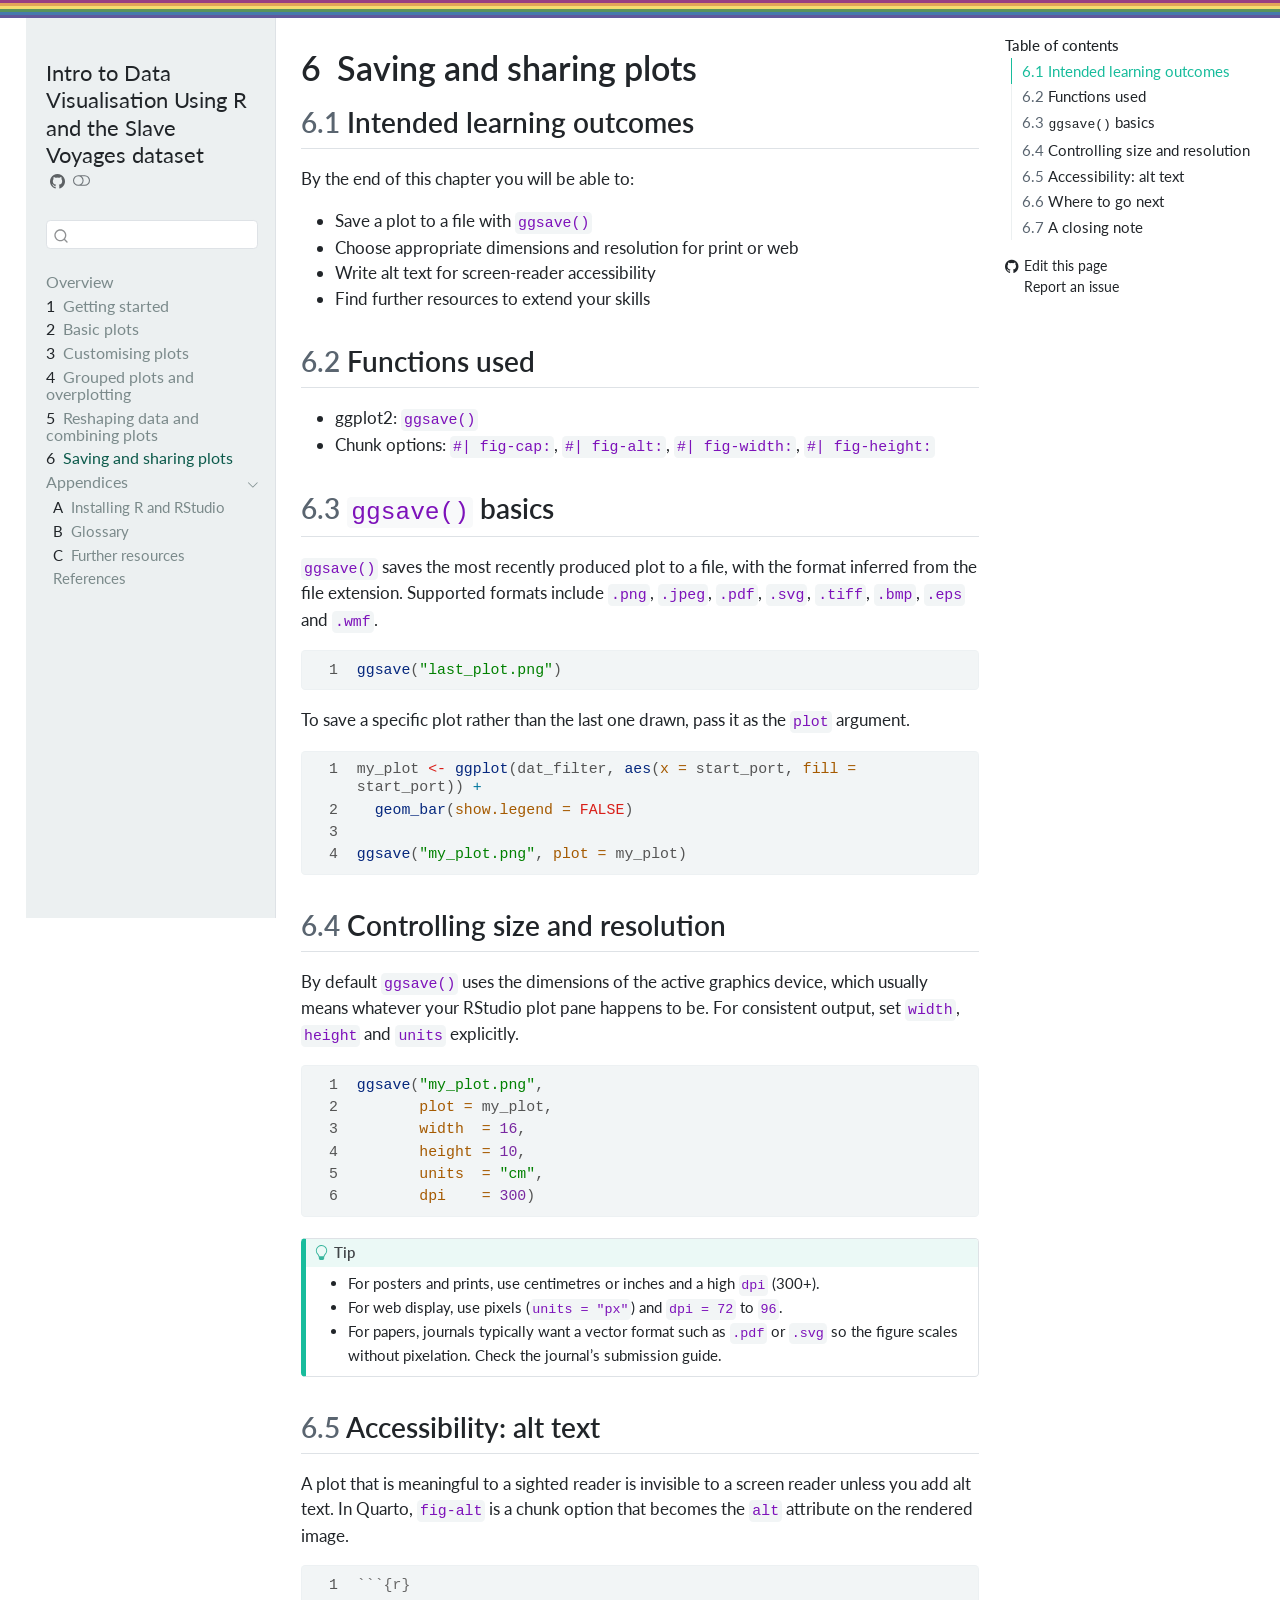
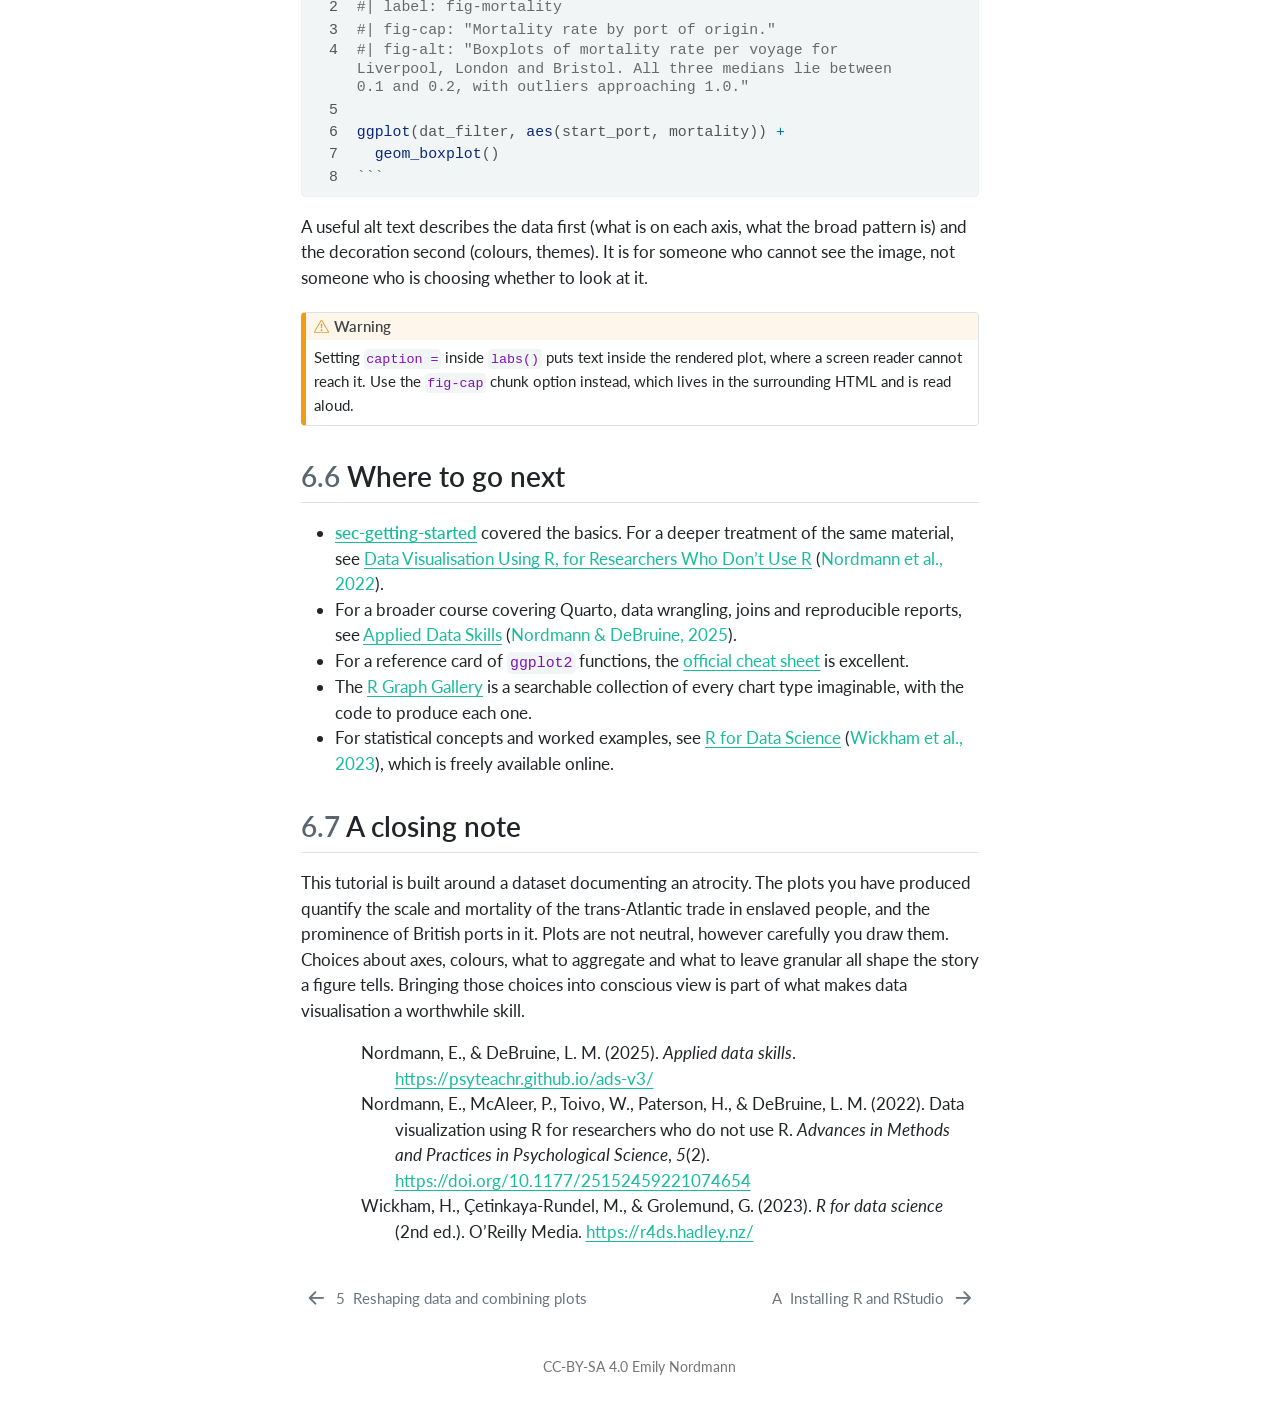
<file: docs/06-saving-sharing.html>
<!DOCTYPE html>
<html xmlns="http://www.w3.org/1999/xhtml" lang="en" xml:lang="en"><head>
<meta http-equiv="Content-Type" content="text/html; charset=UTF-8">
<meta charset="utf-8">
<meta name="generator" content="quarto-1.8.21">
<meta name="viewport" content="width=device-width, initial-scale=1.0, user-scalable=yes">
<meta name="description" content="A beginner’s guide to ggplot2 and data visualisation, using the Trans-Atlantic Slave Trade Database.">
<title>6&nbsp; Saving and sharing plots – Intro to Data Visualisation Using R and the Slave Voyages dataset</title>
<style>
code{white-space: pre-wrap;}
span.smallcaps{font-variant: small-caps;}
div.columns{display: flex; gap: min(4vw, 1.5em);}
div.column{flex: auto; overflow-x: auto;}
div.hanging-indent{margin-left: 1.5em; text-indent: -1.5em;}
ul.task-list{list-style: none;}
ul.task-list li input[type="checkbox"] {
  width: 0.8em;
  margin: 0 0.8em 0.2em -1em; /* quarto-specific, see https://github.com/quarto-dev/quarto-cli/issues/4556 */ 
  vertical-align: middle;
}
/* CSS for syntax highlighting */
html { -webkit-text-size-adjust: 100%; }
pre > code.sourceCode { white-space: pre; position: relative; }
pre > code.sourceCode > span { display: inline-block; line-height: 1.25; }
pre > code.sourceCode > span:empty { height: 1.2em; }
.sourceCode { overflow: visible; }
code.sourceCode > span { color: inherit; text-decoration: inherit; }
div.sourceCode { margin: 1em 0; }
pre.sourceCode { margin: 0; }
@media screen {
div.sourceCode { overflow: auto; }
}
@media print {
pre > code.sourceCode { white-space: pre-wrap; }
pre > code.sourceCode > span { text-indent: -5em; padding-left: 5em; }
}
pre.numberSource code
  { counter-reset: source-line 0; }
pre.numberSource code > span
  { position: relative; left: -4em; counter-increment: source-line; }
pre.numberSource code > span > a:first-child::before
  { content: counter(source-line);
    position: relative; left: -1em; text-align: right; vertical-align: baseline;
    border: none; display: inline-block;
    -webkit-touch-callout: none; -webkit-user-select: none;
    -khtml-user-select: none; -moz-user-select: none;
    -ms-user-select: none; user-select: none;
    padding: 0 4px; width: 4em;
  }
pre.numberSource { margin-left: 3em;  padding-left: 4px; }
div.sourceCode
  {   }
@media screen {
pre > code.sourceCode > span > a:first-child::before { text-decoration: underline; }
}
/* CSS for citations */
div.csl-bib-body { }
div.csl-entry {
  clear: both;
  margin-bottom: 0em;
}
.hanging-indent div.csl-entry {
  margin-left:2em;
  text-indent:-2em;
}
div.csl-left-margin {
  min-width:2em;
  float:left;
}
div.csl-right-inline {
  margin-left:2em;
  padding-left:1em;
}
div.csl-indent {
  margin-left: 2em;
}</style>

<script src="site_libs/quarto-nav/quarto-nav.js"></script>
<script src="site_libs/clipboard/clipboard.min.js"></script>
<script src="site_libs/quarto-search/autocomplete.umd.js"></script>
<script src="site_libs/quarto-search/fuse.min.js"></script>
<script src="site_libs/quarto-search/quarto-search.js"></script>
<meta name="quarto:offset" content="./">
<link href="./app-installing-r.html" rel="next">
<link href="./05-reshaping.html" rel="prev">
<link href="./images/logos/logo.png" rel="icon" type="image/png">
<script src="site_libs/quarto-html/quarto.js" type="module"></script>
<script src="site_libs/quarto-html/tabsets/tabsets.js" type="module"></script>
<script src="site_libs/quarto-html/axe/axe-check.js" type="module"></script>
<script src="site_libs/quarto-html/popper.min.js"></script>
<script src="site_libs/quarto-html/tippy.umd.min.js"></script>
<script src="site_libs/quarto-html/anchor.min.js"></script>
<link href="site_libs/quarto-html/tippy.css" rel="stylesheet">
<link href="site_libs/quarto-html/quarto-syntax-highlighting-bef06593271c35acc66b6cdfb882565b.css" rel="stylesheet" class="quarto-color-scheme" id="quarto-text-highlighting-styles">
<link href="site_libs/quarto-html/quarto-syntax-highlighting-dark-ea06de1ba525ceca656e3b09b4cd3316.css" rel="stylesheet" class="quarto-color-scheme quarto-color-alternate" id="quarto-text-highlighting-styles">
<link href="site_libs/quarto-html/quarto-syntax-highlighting-bef06593271c35acc66b6cdfb882565b.css" rel="stylesheet" class="quarto-color-scheme-extra" id="quarto-text-highlighting-styles">
<script src="site_libs/bootstrap/bootstrap.min.js"></script>
<link href="site_libs/bootstrap/bootstrap-icons.css" rel="stylesheet">
<link href="site_libs/bootstrap/bootstrap-bb5d2cf76dd9d8b046063047f144de0c.min.css" rel="stylesheet" append-hash="true" class="quarto-color-scheme" id="quarto-bootstrap" data-mode="light">
<link href="site_libs/bootstrap/bootstrap-dark-c8dd5cd8506132e8ba466e2074c506b4.min.css" rel="stylesheet" append-hash="true" class="quarto-color-scheme quarto-color-alternate" id="quarto-bootstrap" data-mode="dark">
<link href="site_libs/bootstrap/bootstrap-bb5d2cf76dd9d8b046063047f144de0c.min.css" rel="stylesheet" append-hash="true" class="quarto-color-scheme-extra" id="quarto-bootstrap" data-mode="light"><script id="quarto-search-options" type="application/json">{
  "location": "sidebar",
  "copy-button": false,
  "collapse-after": 3,
  "panel-placement": "start",
  "type": "textbox",
  "limit": 50,
  "keyboard-shortcut": [
    "f",
    "/",
    "s"
  ],
  "show-item-context": false,
  "language": {
    "search-no-results-text": "No results",
    "search-matching-documents-text": "matching documents",
    "search-copy-link-title": "Copy link to search",
    "search-hide-matches-text": "Hide additional matches",
    "search-more-match-text": "more match in this document",
    "search-more-matches-text": "more matches in this document",
    "search-clear-button-title": "Clear",
    "search-text-placeholder": "",
    "search-detached-cancel-button-title": "Cancel",
    "search-submit-button-title": "Submit",
    "search-label": "Search"
  }
}</script><link rel="stylesheet" href="https://use.fontawesome.com/releases/v5.13.0/css/all.css">
<link rel="stylesheet" href="include/booktem.css">
<link rel="stylesheet" href="include/webex.css">
<link rel="stylesheet" href="include/glossary.css">
<link rel="stylesheet" href="include/style.css">
</head>
<body class="nav-sidebar floating quarto-light"><script id="quarto-html-before-body" type="application/javascript">
    const toggleBodyColorMode = (bsSheetEl) => {
      const mode = bsSheetEl.getAttribute("data-mode");
      const bodyEl = window.document.querySelector("body");
      if (mode === "dark") {
        bodyEl.classList.add("quarto-dark");
        bodyEl.classList.remove("quarto-light");
      } else {
        bodyEl.classList.add("quarto-light");
        bodyEl.classList.remove("quarto-dark");
      }
    }
    const toggleBodyColorPrimary = () => {
      const bsSheetEl = window.document.querySelector("link#quarto-bootstrap:not([rel=disabled-stylesheet])");
      if (bsSheetEl) {
        toggleBodyColorMode(bsSheetEl);
      }
    }
    const setColorSchemeToggle = (alternate) => {
      const toggles = window.document.querySelectorAll('.quarto-color-scheme-toggle');
      for (let i=0; i < toggles.length; i++) {
        const toggle = toggles[i];
        if (toggle) {
          if (alternate) {
            toggle.classList.add("alternate");
          } else {
            toggle.classList.remove("alternate");
          }
        }
      }
    };
    const toggleColorMode = (alternate) => {
      // Switch the stylesheets
      const primaryStylesheets = window.document.querySelectorAll('link.quarto-color-scheme:not(.quarto-color-alternate)');
      const alternateStylesheets = window.document.querySelectorAll('link.quarto-color-scheme.quarto-color-alternate');
      manageTransitions('#quarto-margin-sidebar .nav-link', false);
      if (alternate) {
        // note: dark is layered on light, we don't disable primary!
        enableStylesheet(alternateStylesheets);
        for (const sheetNode of alternateStylesheets) {
          if (sheetNode.id === "quarto-bootstrap") {
            toggleBodyColorMode(sheetNode);
          }
        }
      } else {
        disableStylesheet(alternateStylesheets);
        enableStylesheet(primaryStylesheets)
        toggleBodyColorPrimary();
      }
      manageTransitions('#quarto-margin-sidebar .nav-link', true);
      // Switch the toggles
      setColorSchemeToggle(alternate)
      // Hack to workaround the fact that safari doesn't
      // properly recolor the scrollbar when toggling (#1455)
      if (navigator.userAgent.indexOf('Safari') > 0 && navigator.userAgent.indexOf('Chrome') == -1) {
        manageTransitions("body", false);
        window.scrollTo(0, 1);
        setTimeout(() => {
          window.scrollTo(0, 0);
          manageTransitions("body", true);
        }, 40);
      }
    }
    const disableStylesheet = (stylesheets) => {
      for (let i=0; i < stylesheets.length; i++) {
        const stylesheet = stylesheets[i];
        stylesheet.rel = 'disabled-stylesheet';
      }
    }
    const enableStylesheet = (stylesheets) => {
      for (let i=0; i < stylesheets.length; i++) {
        const stylesheet = stylesheets[i];
        if(stylesheet.rel !== 'stylesheet') { // for Chrome, which will still FOUC without this check
          stylesheet.rel = 'stylesheet';
        }
      }
    }
    const manageTransitions = (selector, allowTransitions) => {
      const els = window.document.querySelectorAll(selector);
      for (let i=0; i < els.length; i++) {
        const el = els[i];
        if (allowTransitions) {
          el.classList.remove('notransition');
        } else {
          el.classList.add('notransition');
        }
      }
    }
    const isFileUrl = () => {
      return window.location.protocol === 'file:';
    }
    const hasAlternateSentinel = () => {
      let styleSentinel = getColorSchemeSentinel();
      if (styleSentinel !== null) {
        return styleSentinel === "alternate";
      } else {
        return false;
      }
    }
    const setStyleSentinel = (alternate) => {
      const value = alternate ? "alternate" : "default";
      if (!isFileUrl()) {
        window.localStorage.setItem("quarto-color-scheme", value);
      } else {
        localAlternateSentinel = value;
      }
    }
    const getColorSchemeSentinel = () => {
      if (!isFileUrl()) {
        const storageValue = window.localStorage.getItem("quarto-color-scheme");
        return storageValue != null ? storageValue : localAlternateSentinel;
      } else {
        return localAlternateSentinel;
      }
    }
    const toggleGiscusIfUsed = (isAlternate, darkModeDefault) => {
      const baseTheme = document.querySelector('#giscus-base-theme')?.value ?? 'light';
      const alternateTheme = document.querySelector('#giscus-alt-theme')?.value ?? 'dark';
      let newTheme = '';
      if(authorPrefersDark) {
        newTheme = isAlternate ? baseTheme : alternateTheme;
      } else {
        newTheme = isAlternate ? alternateTheme : baseTheme;
      }
      const changeGiscusTheme = () => {
        // From: https://github.com/giscus/giscus/issues/336
        const sendMessage = (message) => {
          const iframe = document.querySelector('iframe.giscus-frame');
          if (!iframe) return;
          iframe.contentWindow.postMessage({ giscus: message }, 'https://giscus.app');
        }
        sendMessage({
          setConfig: {
            theme: newTheme
          }
        });
      }
      const isGiscussLoaded = window.document.querySelector('iframe.giscus-frame') !== null;
      if (isGiscussLoaded) {
        changeGiscusTheme();
      }
    };
    const authorPrefersDark = false;
    const darkModeDefault = authorPrefersDark;
      document.querySelector('link#quarto-text-highlighting-styles.quarto-color-scheme-extra').rel = 'disabled-stylesheet';
      document.querySelector('link#quarto-bootstrap.quarto-color-scheme-extra').rel = 'disabled-stylesheet';
    let localAlternateSentinel = darkModeDefault ? 'alternate' : 'default';
    // Dark / light mode switch
    window.quartoToggleColorScheme = () => {
      // Read the current dark / light value
      let toAlternate = !hasAlternateSentinel();
      toggleColorMode(toAlternate);
      setStyleSentinel(toAlternate);
      toggleGiscusIfUsed(toAlternate, darkModeDefault);
      window.dispatchEvent(new Event('resize'));
    };
    // Switch to dark mode if need be
    if (hasAlternateSentinel()) {
      toggleColorMode(true);
    } else {
      toggleColorMode(false);
    }
  </script>

<div id="quarto-search-results"></div>
  <header id="quarto-header" class="headroom fixed-top"><nav class="quarto-secondary-nav"><div class="container-fluid d-flex">
      <button type="button" class="quarto-btn-toggle btn" data-bs-toggle="collapse" role="button" data-bs-target=".quarto-sidebar-collapse-item" aria-controls="quarto-sidebar" aria-expanded="false" aria-label="Toggle sidebar navigation" onclick="if (window.quartoToggleHeadroom) { window.quartoToggleHeadroom(); }">
        <i class="bi bi-layout-text-sidebar-reverse"></i>
      </button>
        <nav class="quarto-page-breadcrumbs" aria-label="breadcrumb"><ol class="breadcrumb"><li class="breadcrumb-item"><a href="./06-saving-sharing.html"><span class="chapter-number">6</span>&nbsp; <span class="chapter-title">Saving and sharing plots</span></a></li></ol></nav>
        <a class="flex-grow-1" role="navigation" data-bs-toggle="collapse" data-bs-target=".quarto-sidebar-collapse-item" aria-controls="quarto-sidebar" aria-expanded="false" aria-label="Toggle sidebar navigation" onclick="if (window.quartoToggleHeadroom) { window.quartoToggleHeadroom(); }">      
        </a>
      <button type="button" class="btn quarto-search-button" aria-label="Search" onclick="window.quartoOpenSearch();">
        <i class="bi bi-search"></i>
      </button>
    </div>
  </nav></header><!-- content --><div id="quarto-content" class="quarto-container page-columns page-rows-contents page-layout-article">
<!-- sidebar -->
  <nav id="quarto-sidebar" class="sidebar collapse collapse-horizontal quarto-sidebar-collapse-item sidebar-navigation floating overflow-auto"><div class="pt-lg-2 mt-2 text-left sidebar-header sidebar-header-stacked">
      <a href="./index.html" class="sidebar-logo-link">
      </a>
    <div class="sidebar-title mb-0 py-0">
      <a href="./">Intro to Data Visualisation Using R and the Slave Voyages dataset</a> 
        <div class="sidebar-tools-main">
    <a href="https://github.com/emilynordmann/slavevoyagedata" title="Source Code" class="quarto-navigation-tool px-1" aria-label="Source Code"><i class="bi bi-github"></i></a>
  <a href="" class="quarto-color-scheme-toggle quarto-navigation-tool  px-1" onclick="window.quartoToggleColorScheme(); return false;" title="Toggle dark mode"><i class="bi"></i></a>
</div>
    </div>
      </div>
        <div class="mt-2 flex-shrink-0 align-items-center">
        <div class="sidebar-search">
        <div id="quarto-search" class="" title="Search"></div>
        </div>
        </div>
    <div class="sidebar-menu-container"> 
    <ul class="list-unstyled mt-1">
<li class="sidebar-item">
  <div class="sidebar-item-container"> 
  <a href="./index.html" class="sidebar-item-text sidebar-link">
 <span class="menu-text">Overview</span></a>
  </div>
</li>
        <li class="sidebar-item">
  <div class="sidebar-item-container"> 
  <a href="./01-getting-started.html" class="sidebar-item-text sidebar-link">
 <span class="menu-text"><span class="chapter-number">1</span>&nbsp; <span class="chapter-title">Getting started</span></span></a>
  </div>
</li>
        <li class="sidebar-item">
  <div class="sidebar-item-container"> 
  <a href="./02-basic-plots.html" class="sidebar-item-text sidebar-link">
 <span class="menu-text"><span class="chapter-number">2</span>&nbsp; <span class="chapter-title">Basic plots</span></span></a>
  </div>
</li>
        <li class="sidebar-item">
  <div class="sidebar-item-container"> 
  <a href="./03-customising.html" class="sidebar-item-text sidebar-link">
 <span class="menu-text"><span class="chapter-number">3</span>&nbsp; <span class="chapter-title">Customising plots</span></span></a>
  </div>
</li>
        <li class="sidebar-item">
  <div class="sidebar-item-container"> 
  <a href="./04-grouped-plots.html" class="sidebar-item-text sidebar-link">
 <span class="menu-text"><span class="chapter-number">4</span>&nbsp; <span class="chapter-title">Grouped plots and overplotting</span></span></a>
  </div>
</li>
        <li class="sidebar-item">
  <div class="sidebar-item-container"> 
  <a href="./05-reshaping.html" class="sidebar-item-text sidebar-link">
 <span class="menu-text"><span class="chapter-number">5</span>&nbsp; <span class="chapter-title">Reshaping data and combining plots</span></span></a>
  </div>
</li>
        <li class="sidebar-item">
  <div class="sidebar-item-container"> 
  <a href="./06-saving-sharing.html" class="sidebar-item-text sidebar-link active">
 <span class="menu-text"><span class="chapter-number">6</span>&nbsp; <span class="chapter-title">Saving and sharing plots</span></span></a>
  </div>
</li>
        <li class="sidebar-item sidebar-item-section">
      <div class="sidebar-item-container"> 
            <a class="sidebar-item-text sidebar-link text-start" data-bs-toggle="collapse" data-bs-target="#quarto-sidebar-section-1" role="navigation" aria-expanded="true">
 <span class="menu-text">Appendices</span></a>
          <a class="sidebar-item-toggle text-start" data-bs-toggle="collapse" data-bs-target="#quarto-sidebar-section-1" role="navigation" aria-expanded="true" aria-label="Toggle section">
            <i class="bi bi-chevron-right ms-2"></i>
          </a> 
      </div>
      <ul id="quarto-sidebar-section-1" class="collapse list-unstyled sidebar-section depth1 show">
<li class="sidebar-item">
  <div class="sidebar-item-container"> 
  <a href="./app-installing-r.html" class="sidebar-item-text sidebar-link">
 <span class="menu-text"><span class="chapter-number">A</span>&nbsp; <span class="chapter-title">Installing R and RStudio</span></span></a>
  </div>
</li>
          <li class="sidebar-item">
  <div class="sidebar-item-container"> 
  <a href="./app-glossary.html" class="sidebar-item-text sidebar-link">
 <span class="menu-text"><span class="chapter-number">B</span>&nbsp; <span class="chapter-title">Glossary</span></span></a>
  </div>
</li>
          <li class="sidebar-item">
  <div class="sidebar-item-container"> 
  <a href="./app-resources.html" class="sidebar-item-text sidebar-link">
 <span class="menu-text"><span class="chapter-number">C</span>&nbsp; <span class="chapter-title">Further resources</span></span></a>
  </div>
</li>
          <li class="sidebar-item">
  <div class="sidebar-item-container"> 
  <a href="./references.html" class="sidebar-item-text sidebar-link">
 <span class="menu-text">References</span></a>
  </div>
</li>
      </ul>
</li>
    </ul>
</div>
</nav><div id="quarto-sidebar-glass" class="quarto-sidebar-collapse-item" data-bs-toggle="collapse" data-bs-target=".quarto-sidebar-collapse-item"></div>
<!-- margin-sidebar -->
    <div id="quarto-margin-sidebar" class="sidebar margin-sidebar">
        <nav id="TOC" role="doc-toc" class="toc-active"><h2 id="toc-title">Table of contents</h2>
   
  <ul>
<li><a href="#intended-learning-outcomes" id="toc-intended-learning-outcomes" class="nav-link active" data-scroll-target="#intended-learning-outcomes"><span class="header-section-number">6.1</span> Intended learning outcomes</a></li>
  <li><a href="#functions-used" id="toc-functions-used" class="nav-link" data-scroll-target="#functions-used"><span class="header-section-number">6.2</span> Functions used</a></li>
  <li><a href="#ggsave-basics" id="toc-ggsave-basics" class="nav-link" data-scroll-target="#ggsave-basics"><span class="header-section-number">6.3</span> <code>ggsave()</code> basics</a></li>
  <li><a href="#controlling-size-and-resolution" id="toc-controlling-size-and-resolution" class="nav-link" data-scroll-target="#controlling-size-and-resolution"><span class="header-section-number">6.4</span> Controlling size and resolution</a></li>
  <li><a href="#accessibility-alt-text" id="toc-accessibility-alt-text" class="nav-link" data-scroll-target="#accessibility-alt-text"><span class="header-section-number">6.5</span> Accessibility: alt text</a></li>
  <li><a href="#where-to-go-next" id="toc-where-to-go-next" class="nav-link" data-scroll-target="#where-to-go-next"><span class="header-section-number">6.6</span> Where to go next</a></li>
  <li><a href="#a-closing-note" id="toc-a-closing-note" class="nav-link" data-scroll-target="#a-closing-note"><span class="header-section-number">6.7</span> A closing note</a></li>
  </ul><div class="toc-actions"><ul><li><a href="https://github.com/emilynordmann/slavevoyagedata/edit/main/06-saving-sharing.qmd" class="toc-action"><i class="bi bi-github"></i>Edit this page</a></li><li><a href="https://github.com/emilynordmann/slavevoyagedata/issues/new" class="toc-action"><i class="bi empty"></i>Report an issue</a></li></ul></div></nav>
    </div>
<!-- main -->
<main class="content" id="quarto-document-content"><header id="title-block-header" class="quarto-title-block default"><div class="quarto-title">
<h1 class="title"><span id="sec-saving" class="quarto-section-identifier"><span class="chapter-number">6</span>&nbsp; <span class="chapter-title">Saving and sharing plots</span></span></h1>
</div>



<div class="quarto-title-meta">

    
  
    
  </div>
  


</header><section id="intended-learning-outcomes" class="level2" data-number="6.1"><h2 data-number="6.1" class="anchored" data-anchor-id="intended-learning-outcomes">
<span class="header-section-number">6.1</span> Intended learning outcomes</h2>
<p>By the end of this chapter you will be able to:</p>
<ul>
<li>Save a plot to a file with <code>ggsave()</code>
</li>
<li>Choose appropriate dimensions and resolution for print or web</li>
<li>Write alt text for screen-reader accessibility</li>
<li>Find further resources to extend your skills</li>
</ul></section><section id="functions-used" class="level2" data-number="6.2"><h2 data-number="6.2" class="anchored" data-anchor-id="functions-used">
<span class="header-section-number">6.2</span> Functions used</h2>
<ul>
<li>ggplot2: <code>ggsave()</code>
</li>
<li>Chunk options: <code>#| fig-cap:</code>, <code>#| fig-alt:</code>, <code>#| fig-width:</code>, <code>#| fig-height:</code>
</li>
</ul></section><section id="ggsave-basics" class="level2" data-number="6.3"><h2 data-number="6.3" class="anchored" data-anchor-id="ggsave-basics">
<span class="header-section-number">6.3</span> <code>ggsave()</code> basics</h2>
<p><code>ggsave()</code> saves the most recently produced plot to a file, with the format inferred from the file extension. Supported formats include <code>.png</code>, <code>.jpeg</code>, <code>.pdf</code>, <code>.svg</code>, <code>.tiff</code>, <code>.bmp</code>, <code>.eps</code> and <code>.wmf</code>.</p>
<div class="cell" data-layout-align="center">
<div class="code-copy-outer-scaffold"><div class="sourceCode cell-code" id="cb1"><pre class="sourceCode numberSource r number-lines code-with-copy"><code class="sourceCode r"><span id="cb1-1"><a href="#cb1-1"></a><span class="fu">ggsave</span>(<span class="st">"last_plot.png"</span>)</span></code></pre></div><button title="Copy to Clipboard" class="code-copy-button"><i class="bi"></i></button></div>
</div>
<p>To save a specific plot rather than the last one drawn, pass it as the <code>plot</code> argument.</p>
<div class="cell" data-layout-align="center">
<div class="code-copy-outer-scaffold"><div class="sourceCode cell-code" id="cb2"><pre class="sourceCode numberSource r number-lines code-with-copy"><code class="sourceCode r"><span id="cb2-1"><a href="#cb2-1"></a>my_plot <span class="ot">&lt;-</span> <span class="fu">ggplot</span>(dat_filter, <span class="fu">aes</span>(<span class="at">x =</span> start_port, <span class="at">fill =</span> start_port)) <span class="sc">+</span></span>
<span id="cb2-2"><a href="#cb2-2"></a>  <span class="fu">geom_bar</span>(<span class="at">show.legend =</span> <span class="cn">FALSE</span>)</span>
<span id="cb2-3"><a href="#cb2-3"></a></span>
<span id="cb2-4"><a href="#cb2-4"></a><span class="fu">ggsave</span>(<span class="st">"my_plot.png"</span>, <span class="at">plot =</span> my_plot)</span></code></pre></div><button title="Copy to Clipboard" class="code-copy-button"><i class="bi"></i></button></div>
</div>
</section><section id="controlling-size-and-resolution" class="level2" data-number="6.4"><h2 data-number="6.4" class="anchored" data-anchor-id="controlling-size-and-resolution">
<span class="header-section-number">6.4</span> Controlling size and resolution</h2>
<p>By default <code>ggsave()</code> uses the dimensions of the active graphics device, which usually means whatever your RStudio plot pane happens to be. For consistent output, set <code>width</code>, <code>height</code> and <code>units</code> explicitly.</p>
<div class="cell" data-layout-align="center">
<div class="code-copy-outer-scaffold"><div class="sourceCode cell-code" id="cb3"><pre class="sourceCode numberSource r number-lines code-with-copy"><code class="sourceCode r"><span id="cb3-1"><a href="#cb3-1"></a><span class="fu">ggsave</span>(<span class="st">"my_plot.png"</span>,</span>
<span id="cb3-2"><a href="#cb3-2"></a>       <span class="at">plot =</span> my_plot,</span>
<span id="cb3-3"><a href="#cb3-3"></a>       <span class="at">width  =</span> <span class="dv">16</span>,</span>
<span id="cb3-4"><a href="#cb3-4"></a>       <span class="at">height =</span> <span class="dv">10</span>,</span>
<span id="cb3-5"><a href="#cb3-5"></a>       <span class="at">units  =</span> <span class="st">"cm"</span>,</span>
<span id="cb3-6"><a href="#cb3-6"></a>       <span class="at">dpi    =</span> <span class="dv">300</span>)</span></code></pre></div><button title="Copy to Clipboard" class="code-copy-button"><i class="bi"></i></button></div>
</div>
<div class="callout callout-style-default callout-tip callout-titled">
<div class="callout-header d-flex align-content-center">
<div class="callout-icon-container">
<i class="callout-icon"></i>
</div>
<div class="callout-title-container flex-fill">
Tip
</div>
</div>
<div class="callout-body-container callout-body">
<ul>
<li>For posters and prints, use centimetres or inches and a high <code>dpi</code> (300+).</li>
<li>For web display, use pixels (<code>units = "px"</code>) and <code>dpi = 72</code> to <code>96</code>.</li>
<li>For papers, journals typically want a vector format such as <code>.pdf</code> or <code>.svg</code> so the figure scales without pixelation. Check the journal’s submission guide.</li>
</ul>
</div>
</div>
</section><section id="accessibility-alt-text" class="level2" data-number="6.5"><h2 data-number="6.5" class="anchored" data-anchor-id="accessibility-alt-text">
<span class="header-section-number">6.5</span> Accessibility: alt text</h2>
<p>A plot that is meaningful to a sighted reader is invisible to a screen reader unless you add alt text. In Quarto, <code>fig-alt</code> is a chunk option that becomes the <code>alt</code> attribute on the rendered image.</p>
<div class="code-copy-outer-scaffold"><div class="sourceCode" id="cb4"><pre class="sourceCode numberSource markdown number-lines code-with-copy"><code class="sourceCode markdown"><span id="cb4-1"><a href="#cb4-1"></a><span class="in">```{r}</span></span>
<span id="cb4-2"><a href="#cb4-2"></a><span class="co">#| label: fig-mortality</span></span>
<span id="cb4-3"><a href="#cb4-3"></a><span class="co">#| fig-cap: "Mortality rate by port of origin."</span></span>
<span id="cb4-4"><a href="#cb4-4"></a><span class="co">#| fig-alt: "Boxplots of mortality rate per voyage for Liverpool, London and Bristol. All three medians lie between 0.1 and 0.2, with outliers approaching 1.0."</span></span>
<span id="cb4-5"><a href="#cb4-5"></a></span>
<span id="cb4-6"><a href="#cb4-6"></a><span class="fu">ggplot</span>(dat_filter, <span class="fu">aes</span>(start_port, mortality)) <span class="sc">+</span></span>
<span id="cb4-7"><a href="#cb4-7"></a>  <span class="fu">geom_boxplot</span>()</span>
<span id="cb4-8"><a href="#cb4-8"></a><span class="in">```</span></span></code></pre></div><button title="Copy to Clipboard" class="code-copy-button"><i class="bi"></i></button></div>
<p>A useful alt text describes the data first (what is on each axis, what the broad pattern is) and the decoration second (colours, themes). It is for someone who cannot see the image, not someone who is choosing whether to look at it.</p>
<div class="callout callout-style-default callout-warning callout-titled">
<div class="callout-header d-flex align-content-center">
<div class="callout-icon-container">
<i class="callout-icon"></i>
</div>
<div class="callout-title-container flex-fill">
Warning
</div>
</div>
<div class="callout-body-container callout-body">
<p>Setting <code>caption =</code> inside <code>labs()</code> puts text inside the rendered plot, where a screen reader cannot reach it. Use the <code>fig-cap</code> chunk option instead, which lives in the surrounding HTML and is read aloud.</p>
</div>
</div>
</section><section id="where-to-go-next" class="level2" data-number="6.6"><h2 data-number="6.6" class="anchored" data-anchor-id="where-to-go-next">
<span class="header-section-number">6.6</span> Where to go next</h2>
<ul>
<li>
<a href="#sec-getting-started" class="quarto-xref"><span class="quarto-unresolved-ref">sec-getting-started</span></a> covered the basics. For a deeper treatment of the same material, see <a href="https://psyteachr.github.io/introdataviz/">Data Visualisation Using R, for Researchers Who Don’t Use R</a> <span class="citation" data-cites="nordmann2022">(<a href="#ref-nordmann2022" role="doc-biblioref">Nordmann et al., 2022</a>)</span>.</li>
<li>For a broader course covering Quarto, data wrangling, joins and reproducible reports, see <a href="https://psyteachr.github.io/ads-v3/">Applied Data Skills</a> <span class="citation" data-cites="nordmann2025ads">(<a href="#ref-nordmann2025ads" role="doc-biblioref">Nordmann &amp; DeBruine, 2025</a>)</span>.</li>
<li>For a reference card of <code>ggplot2</code> functions, the <a href="https://rstudio.github.io/cheatsheets/html/data-visualization.html">official cheat sheet</a> is excellent.</li>
<li>The <a href="https://r-graph-gallery.com/">R Graph Gallery</a> is a searchable collection of every chart type imaginable, with the code to produce each one.</li>
<li>For statistical concepts and worked examples, see <a href="https://r4ds.hadley.nz/">R for Data Science</a> <span class="citation" data-cites="wickham2023r4ds">(<a href="#ref-wickham2023r4ds" role="doc-biblioref">Wickham et al., 2023</a>)</span>, which is freely available online.</li>
</ul></section><section id="a-closing-note" class="level2" data-number="6.7"><h2 data-number="6.7" class="anchored" data-anchor-id="a-closing-note">
<span class="header-section-number">6.7</span> A closing note</h2>
<p>This tutorial is built around a dataset documenting an atrocity. The plots you have produced quantify the scale and mortality of the trans-Atlantic trade in enslaved people, and the prominence of British ports in it. Plots are not neutral, however carefully you draw them. Choices about axes, colours, what to aggregate and what to leave granular all shape the story a figure tells. Bringing those choices into conscious view is part of what makes data visualisation a worthwhile skill.</p>


<div id="refs" class="references csl-bib-body hanging-indent" data-entry-spacing="0" data-line-spacing="2" role="list">
<div id="ref-nordmann2025ads" class="csl-entry" role="listitem">
Nordmann, E., &amp; DeBruine, L. M. (2025). <em>Applied data skills</em>. <a href="https://psyteachr.github.io/ads-v3/">https://psyteachr.github.io/ads-v3/</a>
</div>
<div id="ref-nordmann2022" class="csl-entry" role="listitem">
Nordmann, E., McAleer, P., Toivo, W., Paterson, H., &amp; DeBruine, L. M. (2022). Data visualization using <span>R</span> for researchers who do not use <span>R</span>. <em>Advances in Methods and Practices in Psychological Science</em>, <em>5</em>(2). <a href="https://doi.org/10.1177/25152459221074654">https://doi.org/10.1177/25152459221074654</a>
</div>
<div id="ref-wickham2023r4ds" class="csl-entry" role="listitem">
Wickham, H., Çetinkaya-Rundel, M., &amp; Grolemund, G. (2023). <em><span>R</span> for data science</em> (2nd ed.). O’Reilly Media. <a href="https://r4ds.hadley.nz/">https://r4ds.hadley.nz/</a>
</div>
</div>
</section></main><!-- /main --><script>

/* update total correct if #webex-total_correct exists */
update_total_correct = function() {
  console.log("webex: update total_correct");

  var t = document.getElementsByClassName("webex-total_correct");
  for (var i = 0; i < t.length; i++) {
    p = t[i].parentElement;
    var correct = p.getElementsByClassName("webex-correct").length;
    var solvemes = p.getElementsByClassName("webex-solveme").length;
    var radiogroups = p.getElementsByClassName("webex-radiogroup").length;
    var selects = p.getElementsByClassName("webex-select").length;

    t[i].innerHTML = correct + " of " + (solvemes + radiogroups + selects) + " correct";
  }
}

/* webex-solution button toggling function */
b_func = function() {
  console.log("webex: toggle hide");

  var cl = this.parentElement.classList;
  if (cl.contains('open')) {
    cl.remove("open");
  } else {
    cl.add("open");
  }
}

/* check answers */
check_func = function() {
  console.log("webex: check answers");

  var cl = this.parentElement.classList;
  if (cl.contains('unchecked')) {
    cl.remove("unchecked");
    this.innerHTML = "Hide Answers";
  } else {
    cl.add("unchecked");
    this.innerHTML = "Show Answers";
  }
}

/* function for checking solveme answers */
solveme_func = function(e) {
  console.log("webex: check solveme");

  var real_answers = JSON.parse(this.dataset.answer);
  var my_answer = this.value;
  var cl = this.classList;
  if (cl.contains("ignorecase")) {
    my_answer = my_answer.toLowerCase();
  }
  if (cl.contains("nospaces")) {
    my_answer = my_answer.replace(/ /g, "")
  }

  if (my_answer == "") {
    cl.remove("webex-correct");
    cl.remove("webex-incorrect");
  } else if (real_answers.includes(my_answer)) {
    cl.add("webex-correct");
    cl.remove("webex-incorrect");
  } else {
    cl.add("webex-incorrect");
    cl.remove("webex-correct");
  }

  // match numeric answers within a specified tolerance
  if(this.dataset.tol > 0){
    var tol = JSON.parse(this.dataset.tol);
    var matches = real_answers.map(x => Math.abs(x - my_answer) < tol)
    if (matches.reduce((a, b) => a + b, 0) > 0) {
      cl.add("webex-correct");
    } else {
      cl.remove("webex-correct");
    }
  }

  // added regex bit
  if (cl.contains("regex")){
    answer_regex = RegExp(real_answers.join("|"))
    if (answer_regex.test(my_answer)) {
      cl.add("webex-correct");
    }
  }

  update_total_correct();
}

/* function for checking select answers */
select_func = function(e) {
  console.log("webex: check select");

  var cl = this.classList

  /* add style */
  cl.remove("webex-incorrect");
  cl.remove("webex-correct");
  if (this.value == "answer") {
    cl.add("webex-correct");
  } else if (this.value != "blank") {
    cl.add("webex-incorrect");
  }

  update_total_correct();
}

/* function for checking radiogroups answers */
radiogroups_func = function(e) {
  console.log("webex: check radiogroups");

  var checked_button = document.querySelector('input[name=' + this.id + ']:checked');
  var cl = checked_button.parentElement.classList;
  var labels = checked_button.parentElement.parentElement.children;

  /* get rid of styles */
  for (i = 0; i < labels.length; i++) {
    labels[i].classList.remove("webex-incorrect");
    labels[i].classList.remove("webex-correct");
  }

  /* add style */
  if (checked_button.value == "answer") {
    cl.add("webex-correct");
  } else {
    cl.add("webex-incorrect");
  }

  update_total_correct();
}

window.onload = function() {
  console.log("webex onload");
  /* set up solution buttons */
  var buttons = document.getElementsByTagName("button");

  for (var i = 0; i < buttons.length; i++) {
    if (buttons[i].parentElement.classList.contains('webex-solution')) {
      buttons[i].onclick = b_func;
    }
  }

  var check_sections = document.getElementsByClassName("webex-check");
  console.log("check:", check_sections.length);
  for (var i = 0; i < check_sections.length; i++) {
    check_sections[i].classList.add("unchecked");

    let btn = document.createElement("button");
    btn.innerHTML = "Show Answers";
    btn.classList.add("webex-check-button");
    btn.onclick = check_func;
    check_sections[i].appendChild(btn);

    let spn = document.createElement("span");
    spn.classList.add("webex-total_correct");
    check_sections[i].appendChild(spn);
  }

  /* set up webex-solveme inputs */
  var solveme = document.getElementsByClassName("webex-solveme");

  for (var i = 0; i < solveme.length; i++) {
    /* make sure input boxes don't auto-anything */
    solveme[i].setAttribute("autocomplete","off");
    solveme[i].setAttribute("autocorrect", "off");
    solveme[i].setAttribute("autocapitalize", "off");
    solveme[i].setAttribute("spellcheck", "false");
    solveme[i].value = "";

    /* adjust answer for ignorecase or nospaces */
    var cl = solveme[i].classList;
    var real_answer = solveme[i].dataset.answer;
    if (cl.contains("ignorecase")) {
      real_answer = real_answer.toLowerCase();
    }
    if (cl.contains("nospaces")) {
      real_answer = real_answer.replace(/ /g, "");
    }
    solveme[i].dataset.answer = real_answer;

    /* attach checking function */
    solveme[i].onkeyup = solveme_func;
    solveme[i].onchange = solveme_func;

    solveme[i].insertAdjacentHTML("afterend", " <span class='webex-icon'></span>")
  }

  /* set up radiogroups */
  var radiogroups = document.getElementsByClassName("webex-radiogroup");
  for (var i = 0; i < radiogroups.length; i++) {
    radiogroups[i].onchange = radiogroups_func;
  }

  /* set up selects */
  var selects = document.getElementsByClassName("webex-select");
  for (var i = 0; i < selects.length; i++) {
    selects[i].onchange = select_func;
    selects[i].insertAdjacentHTML("afterend", " <span class='webex-icon'></span>")
  }

  update_total_correct();
}

</script><script>
// open rdrr links externally ----

var exlinks = document.querySelectorAll("a[href^='https://rdrr.io']");
var exlink_func = function(){
  window.open(this.href);
  return false;
};
for (var i = 0; i < exlinks.length; i++) {
    exlinks[i].addEventListener('click', exlink_func, false);
}

// visible second sidebar in mobile ----

function move_sidebar() {
  var toc = document.getElementById("TOC");
  var small_sidebar = document.querySelector("#quarto-sidebar .sidebar-menu-container");
  var right_sidebar = document.getElementById("quarto-margin-sidebar");

  if (window.innerWidth < 768) {
    small_sidebar.append(toc);
  } else {
    right_sidebar.append(toc);
  }
}
move_sidebar();
window.onresize = move_sidebar;
</script><div class="psyteachr_footer">
  
</div>
<script id="quarto-html-after-body" type="application/javascript">
  window.document.addEventListener("DOMContentLoaded", function (event) {
    // Ensure there is a toggle, if there isn't float one in the top right
    if (window.document.querySelector('.quarto-color-scheme-toggle') === null) {
      const a = window.document.createElement('a');
      a.classList.add('top-right');
      a.classList.add('quarto-color-scheme-toggle');
      a.href = "";
      a.onclick = function() { try { window.quartoToggleColorScheme(); } catch {} return false; };
      const i = window.document.createElement("i");
      i.classList.add('bi');
      a.appendChild(i);
      window.document.body.appendChild(a);
    }
    setColorSchemeToggle(hasAlternateSentinel())
    const icon = "";
    const anchorJS = new window.AnchorJS();
    anchorJS.options = {
      placement: 'right',
      icon: icon
    };
    anchorJS.add('.anchored');
    const isCodeAnnotation = (el) => {
      for (const clz of el.classList) {
        if (clz.startsWith('code-annotation-')) {                     
          return true;
        }
      }
      return false;
    }
    const onCopySuccess = function(e) {
      // button target
      const button = e.trigger;
      // don't keep focus
      button.blur();
      // flash "checked"
      button.classList.add('code-copy-button-checked');
      var currentTitle = button.getAttribute("title");
      button.setAttribute("title", "Copied!");
      let tooltip;
      if (window.bootstrap) {
        button.setAttribute("data-bs-toggle", "tooltip");
        button.setAttribute("data-bs-placement", "left");
        button.setAttribute("data-bs-title", "Copied!");
        tooltip = new bootstrap.Tooltip(button, 
          { trigger: "manual", 
            customClass: "code-copy-button-tooltip",
            offset: [0, -8]});
        tooltip.show();    
      }
      setTimeout(function() {
        if (tooltip) {
          tooltip.hide();
          button.removeAttribute("data-bs-title");
          button.removeAttribute("data-bs-toggle");
          button.removeAttribute("data-bs-placement");
        }
        button.setAttribute("title", currentTitle);
        button.classList.remove('code-copy-button-checked');
      }, 1000);
      // clear code selection
      e.clearSelection();
    }
    const getTextToCopy = function(trigger) {
        const codeEl = trigger.previousElementSibling.cloneNode(true);
        for (const childEl of codeEl.children) {
          if (isCodeAnnotation(childEl)) {
            childEl.remove();
          }
        }
        return codeEl.innerText;
    }
    const clipboard = new window.ClipboardJS('.code-copy-button:not([data-in-quarto-modal])', {
      text: getTextToCopy
    });
    clipboard.on('success', onCopySuccess);
    if (window.document.getElementById('quarto-embedded-source-code-modal')) {
      const clipboardModal = new window.ClipboardJS('.code-copy-button[data-in-quarto-modal]', {
        text: getTextToCopy,
        container: window.document.getElementById('quarto-embedded-source-code-modal')
      });
      clipboardModal.on('success', onCopySuccess);
    }
      var localhostRegex = new RegExp(/^(?:http|https):\/\/localhost\:?[0-9]*\//);
      var mailtoRegex = new RegExp(/^mailto:/);
        var filterRegex = new RegExp('/' + window.location.host + '/');
      var isInternal = (href) => {
          return filterRegex.test(href) || localhostRegex.test(href) || mailtoRegex.test(href);
      }
      // Inspect non-navigation links and adorn them if external
     var links = window.document.querySelectorAll('a[href]:not(.nav-link):not(.navbar-brand):not(.toc-action):not(.sidebar-link):not(.sidebar-item-toggle):not(.pagination-link):not(.no-external):not([aria-hidden]):not(.dropdown-item):not(.quarto-navigation-tool):not(.about-link)');
      for (var i=0; i<links.length; i++) {
        const link = links[i];
        if (!isInternal(link.href)) {
          // undo the damage that might have been done by quarto-nav.js in the case of
          // links that we want to consider external
          if (link.dataset.originalHref !== undefined) {
            link.href = link.dataset.originalHref;
          }
        }
      }
    function tippyHover(el, contentFn, onTriggerFn, onUntriggerFn) {
      const config = {
        allowHTML: true,
        maxWidth: 500,
        delay: 100,
        arrow: false,
        appendTo: function(el) {
            return el.parentElement;
        },
        interactive: true,
        interactiveBorder: 10,
        theme: 'quarto',
        placement: 'bottom-start',
      };
      if (contentFn) {
        config.content = contentFn;
      }
      if (onTriggerFn) {
        config.onTrigger = onTriggerFn;
      }
      if (onUntriggerFn) {
        config.onUntrigger = onUntriggerFn;
      }
      window.tippy(el, config); 
    }
    const noterefs = window.document.querySelectorAll('a[role="doc-noteref"]');
    for (var i=0; i<noterefs.length; i++) {
      const ref = noterefs[i];
      tippyHover(ref, function() {
        // use id or data attribute instead here
        let href = ref.getAttribute('data-footnote-href') || ref.getAttribute('href');
        try { href = new URL(href).hash; } catch {}
        const id = href.replace(/^#\/?/, "");
        const note = window.document.getElementById(id);
        if (note) {
          return note.innerHTML;
        } else {
          return "";
        }
      });
    }
    const xrefs = window.document.querySelectorAll('a.quarto-xref');
    const processXRef = (id, note) => {
      // Strip column container classes
      const stripColumnClz = (el) => {
        el.classList.remove("page-full", "page-columns");
        if (el.children) {
          for (const child of el.children) {
            stripColumnClz(child);
          }
        }
      }
      stripColumnClz(note)
      if (id === null || id.startsWith('sec-')) {
        // Special case sections, only their first couple elements
        const container = document.createElement("div");
        if (note.children && note.children.length > 2) {
          container.appendChild(note.children[0].cloneNode(true));
          for (let i = 1; i < note.children.length; i++) {
            const child = note.children[i];
            if (child.tagName === "P" && child.innerText === "") {
              continue;
            } else {
              container.appendChild(child.cloneNode(true));
              break;
            }
          }
          if (window.Quarto?.typesetMath) {
            window.Quarto.typesetMath(container);
          }
          return container.innerHTML
        } else {
          if (window.Quarto?.typesetMath) {
            window.Quarto.typesetMath(note);
          }
          return note.innerHTML;
        }
      } else {
        // Remove any anchor links if they are present
        const anchorLink = note.querySelector('a.anchorjs-link');
        if (anchorLink) {
          anchorLink.remove();
        }
        if (window.Quarto?.typesetMath) {
          window.Quarto.typesetMath(note);
        }
        if (note.classList.contains("callout")) {
          return note.outerHTML;
        } else {
          return note.innerHTML;
        }
      }
    }
    for (var i=0; i<xrefs.length; i++) {
      const xref = xrefs[i];
      tippyHover(xref, undefined, function(instance) {
        instance.disable();
        let url = xref.getAttribute('href');
        let hash = undefined; 
        if (url.startsWith('#')) {
          hash = url;
        } else {
          try { hash = new URL(url).hash; } catch {}
        }
        if (hash) {
          const id = hash.replace(/^#\/?/, "");
          const note = window.document.getElementById(id);
          if (note !== null) {
            try {
              const html = processXRef(id, note.cloneNode(true));
              instance.setContent(html);
            } finally {
              instance.enable();
              instance.show();
            }
          } else {
            // See if we can fetch this
            fetch(url.split('#')[0])
            .then(res => res.text())
            .then(html => {
              const parser = new DOMParser();
              const htmlDoc = parser.parseFromString(html, "text/html");
              const note = htmlDoc.getElementById(id);
              if (note !== null) {
                const html = processXRef(id, note);
                instance.setContent(html);
              } 
            }).finally(() => {
              instance.enable();
              instance.show();
            });
          }
        } else {
          // See if we can fetch a full url (with no hash to target)
          // This is a special case and we should probably do some content thinning / targeting
          fetch(url)
          .then(res => res.text())
          .then(html => {
            const parser = new DOMParser();
            const htmlDoc = parser.parseFromString(html, "text/html");
            const note = htmlDoc.querySelector('main.content');
            if (note !== null) {
              // This should only happen for chapter cross references
              // (since there is no id in the URL)
              // remove the first header
              if (note.children.length > 0 && note.children[0].tagName === "HEADER") {
                note.children[0].remove();
              }
              const html = processXRef(null, note);
              instance.setContent(html);
            } 
          }).finally(() => {
            instance.enable();
            instance.show();
          });
        }
      }, function(instance) {
      });
    }
        let selectedAnnoteEl;
        const selectorForAnnotation = ( cell, annotation) => {
          let cellAttr = 'data-code-cell="' + cell + '"';
          let lineAttr = 'data-code-annotation="' +  annotation + '"';
          const selector = 'span[' + cellAttr + '][' + lineAttr + ']';
          return selector;
        }
        const selectCodeLines = (annoteEl) => {
          const doc = window.document;
          const targetCell = annoteEl.getAttribute("data-target-cell");
          const targetAnnotation = annoteEl.getAttribute("data-target-annotation");
          const annoteSpan = window.document.querySelector(selectorForAnnotation(targetCell, targetAnnotation));
          const lines = annoteSpan.getAttribute("data-code-lines").split(",");
          const lineIds = lines.map((line) => {
            return targetCell + "-" + line;
          })
          let top = null;
          let height = null;
          let parent = null;
          if (lineIds.length > 0) {
              //compute the position of the single el (top and bottom and make a div)
              const el = window.document.getElementById(lineIds[0]);
              top = el.offsetTop;
              height = el.offsetHeight;
              parent = el.parentElement.parentElement;
            if (lineIds.length > 1) {
              const lastEl = window.document.getElementById(lineIds[lineIds.length - 1]);
              const bottom = lastEl.offsetTop + lastEl.offsetHeight;
              height = bottom - top;
            }
            if (top !== null && height !== null && parent !== null) {
              // cook up a div (if necessary) and position it 
              let div = window.document.getElementById("code-annotation-line-highlight");
              if (div === null) {
                div = window.document.createElement("div");
                div.setAttribute("id", "code-annotation-line-highlight");
                div.style.position = 'absolute';
                parent.appendChild(div);
              }
              div.style.top = top - 2 + "px";
              div.style.height = height + 4 + "px";
              div.style.left = 0;
              let gutterDiv = window.document.getElementById("code-annotation-line-highlight-gutter");
              if (gutterDiv === null) {
                gutterDiv = window.document.createElement("div");
                gutterDiv.setAttribute("id", "code-annotation-line-highlight-gutter");
                gutterDiv.style.position = 'absolute';
                const codeCell = window.document.getElementById(targetCell);
                const gutter = codeCell.querySelector('.code-annotation-gutter');
                gutter.appendChild(gutterDiv);
              }
              gutterDiv.style.top = top - 2 + "px";
              gutterDiv.style.height = height + 4 + "px";
            }
            selectedAnnoteEl = annoteEl;
          }
        };
        const unselectCodeLines = () => {
          const elementsIds = ["code-annotation-line-highlight", "code-annotation-line-highlight-gutter"];
          elementsIds.forEach((elId) => {
            const div = window.document.getElementById(elId);
            if (div) {
              div.remove();
            }
          });
          selectedAnnoteEl = undefined;
        };
          // Handle positioning of the toggle
      window.addEventListener(
        "resize",
        throttle(() => {
          elRect = undefined;
          if (selectedAnnoteEl) {
            selectCodeLines(selectedAnnoteEl);
          }
        }, 10)
      );
      function throttle(fn, ms) {
      let throttle = false;
      let timer;
        return (...args) => {
          if(!throttle) { // first call gets through
              fn.apply(this, args);
              throttle = true;
          } else { // all the others get throttled
              if(timer) clearTimeout(timer); // cancel #2
              timer = setTimeout(() => {
                fn.apply(this, args);
                timer = throttle = false;
              }, ms);
          }
        };
      }
        // Attach click handler to the DT
        const annoteDls = window.document.querySelectorAll('dt[data-target-cell]');
        for (const annoteDlNode of annoteDls) {
          annoteDlNode.addEventListener('click', (event) => {
            const clickedEl = event.target;
            if (clickedEl !== selectedAnnoteEl) {
              unselectCodeLines();
              const activeEl = window.document.querySelector('dt[data-target-cell].code-annotation-active');
              if (activeEl) {
                activeEl.classList.remove('code-annotation-active');
              }
              selectCodeLines(clickedEl);
              clickedEl.classList.add('code-annotation-active');
            } else {
              // Unselect the line
              unselectCodeLines();
              clickedEl.classList.remove('code-annotation-active');
            }
          });
        }
    const findCites = (el) => {
      const parentEl = el.parentElement;
      if (parentEl) {
        const cites = parentEl.dataset.cites;
        if (cites) {
          return {
            el,
            cites: cites.split(' ')
          };
        } else {
          return findCites(el.parentElement)
        }
      } else {
        return undefined;
      }
    };
    var bibliorefs = window.document.querySelectorAll('a[role="doc-biblioref"]');
    for (var i=0; i<bibliorefs.length; i++) {
      const ref = bibliorefs[i];
      const citeInfo = findCites(ref);
      if (citeInfo) {
        tippyHover(citeInfo.el, function() {
          var popup = window.document.createElement('div');
          citeInfo.cites.forEach(function(cite) {
            var citeDiv = window.document.createElement('div');
            citeDiv.classList.add('hanging-indent');
            citeDiv.classList.add('csl-entry');
            var biblioDiv = window.document.getElementById('ref-' + cite);
            if (biblioDiv) {
              citeDiv.innerHTML = biblioDiv.innerHTML;
            }
            popup.appendChild(citeDiv);
          });
          return popup.innerHTML;
        });
      }
    }
  });
  </script><nav class="page-navigation"><div class="nav-page nav-page-previous">
      <a href="./05-reshaping.html" class="pagination-link" aria-label="Reshaping data and combining plots">
        <i class="bi bi-arrow-left-short"></i> <span class="nav-page-text"><span class="chapter-number">5</span>&nbsp; <span class="chapter-title">Reshaping data and combining plots</span></span>
      </a>          
  </div>
  <div class="nav-page nav-page-next">
      <a href="./app-installing-r.html" class="pagination-link" aria-label="Installing R and RStudio">
        <span class="nav-page-text"><span class="chapter-number">A</span>&nbsp; <span class="chapter-title">Installing R and RStudio</span></span> <i class="bi bi-arrow-right-short"></i>
      </a>
  </div>
</nav>
</div> <!-- /content -->
<footer class="footer"><div class="nav-footer">
    <div class="nav-footer-left">
      &nbsp;
    </div>   
    <div class="nav-footer-center">
<p>CC-BY-SA 4.0 Emily Nordmann</p>
<div class="toc-actions d-sm-block d-md-none"><ul><li><a href="https://github.com/emilynordmann/slavevoyagedata/edit/main/06-saving-sharing.qmd" class="toc-action"><i class="bi bi-github"></i>Edit this page</a></li><li><a href="https://github.com/emilynordmann/slavevoyagedata/issues/new" class="toc-action"><i class="bi empty"></i>Report an issue</a></li></ul></div></div>
    <div class="nav-footer-right">
      &nbsp;
    </div>
  </div>
</footer>


</body></html>
</file>
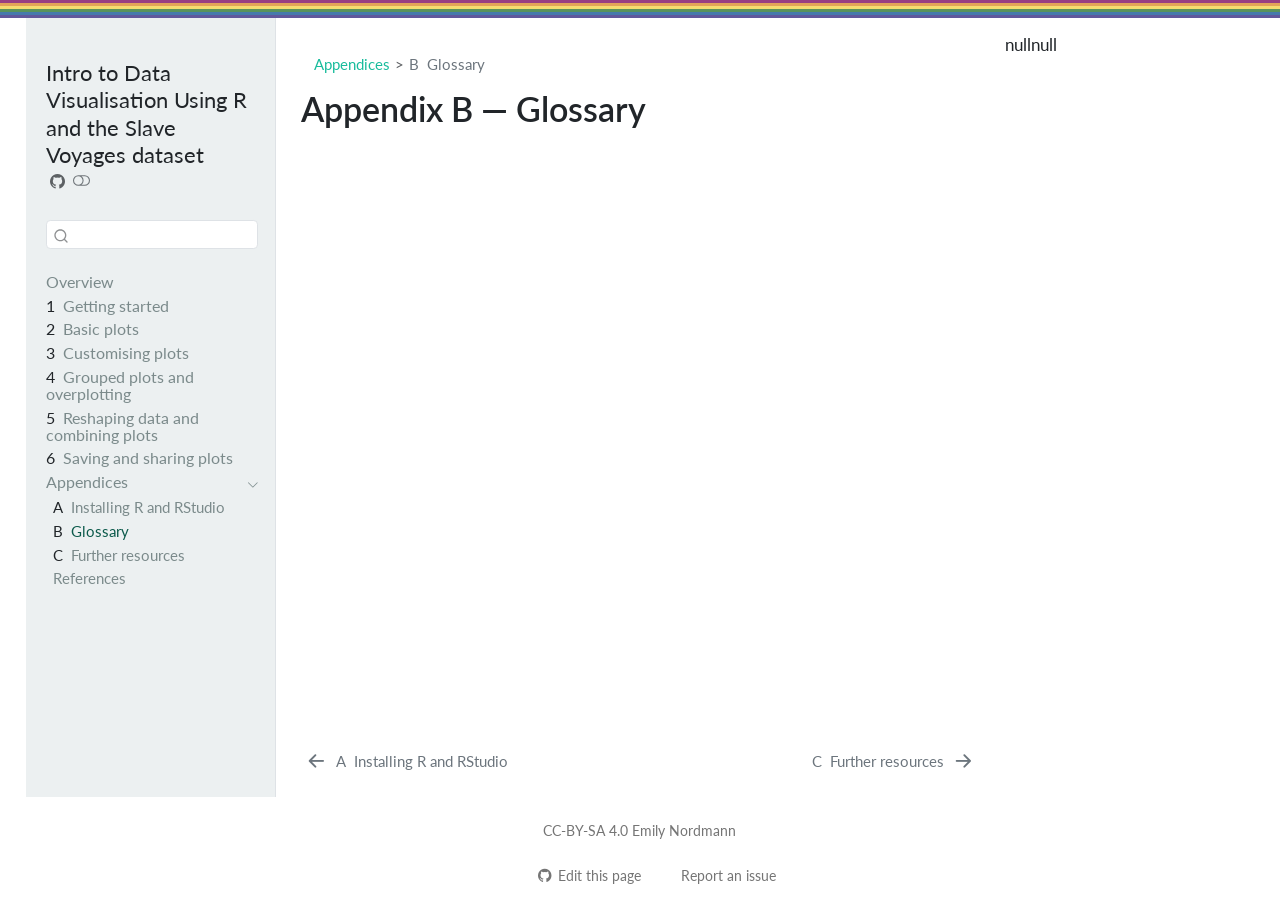
<file: docs/app-glossary.html>
<!DOCTYPE html>
<html xmlns="http://www.w3.org/1999/xhtml" lang="en" xml:lang="en"><head>
<meta http-equiv="Content-Type" content="text/html; charset=UTF-8">
<meta charset="utf-8">
<meta name="generator" content="quarto-1.8.21">
<meta name="viewport" content="width=device-width, initial-scale=1.0, user-scalable=yes">
<meta name="description" content="A beginner’s guide to ggplot2 and data visualisation, using the Trans-Atlantic Slave Trade Database.">
<title>Appendix B — Glossary – Intro to Data Visualisation Using R and the Slave Voyages dataset</title>
<style>
code{white-space: pre-wrap;}
span.smallcaps{font-variant: small-caps;}
div.columns{display: flex; gap: min(4vw, 1.5em);}
div.column{flex: auto; overflow-x: auto;}
div.hanging-indent{margin-left: 1.5em; text-indent: -1.5em;}
ul.task-list{list-style: none;}
ul.task-list li input[type="checkbox"] {
  width: 0.8em;
  margin: 0 0.8em 0.2em -1em; /* quarto-specific, see https://github.com/quarto-dev/quarto-cli/issues/4556 */ 
  vertical-align: middle;
}
</style>

<script src="site_libs/quarto-nav/quarto-nav.js"></script>
<script src="site_libs/clipboard/clipboard.min.js"></script>
<script src="site_libs/quarto-search/autocomplete.umd.js"></script>
<script src="site_libs/quarto-search/fuse.min.js"></script>
<script src="site_libs/quarto-search/quarto-search.js"></script>
<meta name="quarto:offset" content="./">
<link href="./app-resources.html" rel="next">
<link href="./app-installing-r.html" rel="prev">
<link href="./images/logos/logo.png" rel="icon" type="image/png">
<script src="site_libs/quarto-html/quarto.js" type="module"></script>
<script src="site_libs/quarto-html/tabsets/tabsets.js" type="module"></script>
<script src="site_libs/quarto-html/axe/axe-check.js" type="module"></script>
<script src="site_libs/quarto-html/popper.min.js"></script>
<script src="site_libs/quarto-html/tippy.umd.min.js"></script>
<script src="site_libs/quarto-html/anchor.min.js"></script>
<link href="site_libs/quarto-html/tippy.css" rel="stylesheet">
<link href="site_libs/quarto-html/quarto-syntax-highlighting-bef06593271c35acc66b6cdfb882565b.css" rel="stylesheet" class="quarto-color-scheme" id="quarto-text-highlighting-styles">
<link href="site_libs/quarto-html/quarto-syntax-highlighting-dark-ea06de1ba525ceca656e3b09b4cd3316.css" rel="stylesheet" class="quarto-color-scheme quarto-color-alternate" id="quarto-text-highlighting-styles">
<link href="site_libs/quarto-html/quarto-syntax-highlighting-bef06593271c35acc66b6cdfb882565b.css" rel="stylesheet" class="quarto-color-scheme-extra" id="quarto-text-highlighting-styles">
<script src="site_libs/bootstrap/bootstrap.min.js"></script>
<link href="site_libs/bootstrap/bootstrap-icons.css" rel="stylesheet">
<link href="site_libs/bootstrap/bootstrap-bb5d2cf76dd9d8b046063047f144de0c.min.css" rel="stylesheet" append-hash="true" class="quarto-color-scheme" id="quarto-bootstrap" data-mode="light">
<link href="site_libs/bootstrap/bootstrap-dark-c8dd5cd8506132e8ba466e2074c506b4.min.css" rel="stylesheet" append-hash="true" class="quarto-color-scheme quarto-color-alternate" id="quarto-bootstrap" data-mode="dark">
<link href="site_libs/bootstrap/bootstrap-bb5d2cf76dd9d8b046063047f144de0c.min.css" rel="stylesheet" append-hash="true" class="quarto-color-scheme-extra" id="quarto-bootstrap" data-mode="light"><script id="quarto-search-options" type="application/json">{
  "location": "sidebar",
  "copy-button": false,
  "collapse-after": 3,
  "panel-placement": "start",
  "type": "textbox",
  "limit": 50,
  "keyboard-shortcut": [
    "f",
    "/",
    "s"
  ],
  "show-item-context": false,
  "language": {
    "search-no-results-text": "No results",
    "search-matching-documents-text": "matching documents",
    "search-copy-link-title": "Copy link to search",
    "search-hide-matches-text": "Hide additional matches",
    "search-more-match-text": "more match in this document",
    "search-more-matches-text": "more matches in this document",
    "search-clear-button-title": "Clear",
    "search-text-placeholder": "",
    "search-detached-cancel-button-title": "Cancel",
    "search-submit-button-title": "Submit",
    "search-label": "Search"
  }
}</script><link rel="stylesheet" href="https://use.fontawesome.com/releases/v5.13.0/css/all.css">
<link rel="stylesheet" href="include/booktem.css">
<link rel="stylesheet" href="include/webex.css">
<link rel="stylesheet" href="include/glossary.css">
<link rel="stylesheet" href="include/style.css">
</head>
<body class="nav-sidebar floating quarto-light"><script id="quarto-html-before-body" type="application/javascript">
    const toggleBodyColorMode = (bsSheetEl) => {
      const mode = bsSheetEl.getAttribute("data-mode");
      const bodyEl = window.document.querySelector("body");
      if (mode === "dark") {
        bodyEl.classList.add("quarto-dark");
        bodyEl.classList.remove("quarto-light");
      } else {
        bodyEl.classList.add("quarto-light");
        bodyEl.classList.remove("quarto-dark");
      }
    }
    const toggleBodyColorPrimary = () => {
      const bsSheetEl = window.document.querySelector("link#quarto-bootstrap:not([rel=disabled-stylesheet])");
      if (bsSheetEl) {
        toggleBodyColorMode(bsSheetEl);
      }
    }
    const setColorSchemeToggle = (alternate) => {
      const toggles = window.document.querySelectorAll('.quarto-color-scheme-toggle');
      for (let i=0; i < toggles.length; i++) {
        const toggle = toggles[i];
        if (toggle) {
          if (alternate) {
            toggle.classList.add("alternate");
          } else {
            toggle.classList.remove("alternate");
          }
        }
      }
    };
    const toggleColorMode = (alternate) => {
      // Switch the stylesheets
      const primaryStylesheets = window.document.querySelectorAll('link.quarto-color-scheme:not(.quarto-color-alternate)');
      const alternateStylesheets = window.document.querySelectorAll('link.quarto-color-scheme.quarto-color-alternate');
      manageTransitions('#quarto-margin-sidebar .nav-link', false);
      if (alternate) {
        // note: dark is layered on light, we don't disable primary!
        enableStylesheet(alternateStylesheets);
        for (const sheetNode of alternateStylesheets) {
          if (sheetNode.id === "quarto-bootstrap") {
            toggleBodyColorMode(sheetNode);
          }
        }
      } else {
        disableStylesheet(alternateStylesheets);
        enableStylesheet(primaryStylesheets)
        toggleBodyColorPrimary();
      }
      manageTransitions('#quarto-margin-sidebar .nav-link', true);
      // Switch the toggles
      setColorSchemeToggle(alternate)
      // Hack to workaround the fact that safari doesn't
      // properly recolor the scrollbar when toggling (#1455)
      if (navigator.userAgent.indexOf('Safari') > 0 && navigator.userAgent.indexOf('Chrome') == -1) {
        manageTransitions("body", false);
        window.scrollTo(0, 1);
        setTimeout(() => {
          window.scrollTo(0, 0);
          manageTransitions("body", true);
        }, 40);
      }
    }
    const disableStylesheet = (stylesheets) => {
      for (let i=0; i < stylesheets.length; i++) {
        const stylesheet = stylesheets[i];
        stylesheet.rel = 'disabled-stylesheet';
      }
    }
    const enableStylesheet = (stylesheets) => {
      for (let i=0; i < stylesheets.length; i++) {
        const stylesheet = stylesheets[i];
        if(stylesheet.rel !== 'stylesheet') { // for Chrome, which will still FOUC without this check
          stylesheet.rel = 'stylesheet';
        }
      }
    }
    const manageTransitions = (selector, allowTransitions) => {
      const els = window.document.querySelectorAll(selector);
      for (let i=0; i < els.length; i++) {
        const el = els[i];
        if (allowTransitions) {
          el.classList.remove('notransition');
        } else {
          el.classList.add('notransition');
        }
      }
    }
    const isFileUrl = () => {
      return window.location.protocol === 'file:';
    }
    const hasAlternateSentinel = () => {
      let styleSentinel = getColorSchemeSentinel();
      if (styleSentinel !== null) {
        return styleSentinel === "alternate";
      } else {
        return false;
      }
    }
    const setStyleSentinel = (alternate) => {
      const value = alternate ? "alternate" : "default";
      if (!isFileUrl()) {
        window.localStorage.setItem("quarto-color-scheme", value);
      } else {
        localAlternateSentinel = value;
      }
    }
    const getColorSchemeSentinel = () => {
      if (!isFileUrl()) {
        const storageValue = window.localStorage.getItem("quarto-color-scheme");
        return storageValue != null ? storageValue : localAlternateSentinel;
      } else {
        return localAlternateSentinel;
      }
    }
    const toggleGiscusIfUsed = (isAlternate, darkModeDefault) => {
      const baseTheme = document.querySelector('#giscus-base-theme')?.value ?? 'light';
      const alternateTheme = document.querySelector('#giscus-alt-theme')?.value ?? 'dark';
      let newTheme = '';
      if(authorPrefersDark) {
        newTheme = isAlternate ? baseTheme : alternateTheme;
      } else {
        newTheme = isAlternate ? alternateTheme : baseTheme;
      }
      const changeGiscusTheme = () => {
        // From: https://github.com/giscus/giscus/issues/336
        const sendMessage = (message) => {
          const iframe = document.querySelector('iframe.giscus-frame');
          if (!iframe) return;
          iframe.contentWindow.postMessage({ giscus: message }, 'https://giscus.app');
        }
        sendMessage({
          setConfig: {
            theme: newTheme
          }
        });
      }
      const isGiscussLoaded = window.document.querySelector('iframe.giscus-frame') !== null;
      if (isGiscussLoaded) {
        changeGiscusTheme();
      }
    };
    const authorPrefersDark = false;
    const darkModeDefault = authorPrefersDark;
      document.querySelector('link#quarto-text-highlighting-styles.quarto-color-scheme-extra').rel = 'disabled-stylesheet';
      document.querySelector('link#quarto-bootstrap.quarto-color-scheme-extra').rel = 'disabled-stylesheet';
    let localAlternateSentinel = darkModeDefault ? 'alternate' : 'default';
    // Dark / light mode switch
    window.quartoToggleColorScheme = () => {
      // Read the current dark / light value
      let toAlternate = !hasAlternateSentinel();
      toggleColorMode(toAlternate);
      setStyleSentinel(toAlternate);
      toggleGiscusIfUsed(toAlternate, darkModeDefault);
      window.dispatchEvent(new Event('resize'));
    };
    // Switch to dark mode if need be
    if (hasAlternateSentinel()) {
      toggleColorMode(true);
    } else {
      toggleColorMode(false);
    }
  </script>

<div id="quarto-search-results"></div>
  <header id="quarto-header" class="headroom fixed-top"><nav class="quarto-secondary-nav"><div class="container-fluid d-flex">
      <button type="button" class="quarto-btn-toggle btn" data-bs-toggle="collapse" role="button" data-bs-target=".quarto-sidebar-collapse-item" aria-controls="quarto-sidebar" aria-expanded="false" aria-label="Toggle sidebar navigation" onclick="if (window.quartoToggleHeadroom) { window.quartoToggleHeadroom(); }">
        <i class="bi bi-layout-text-sidebar-reverse"></i>
      </button>
        <nav class="quarto-page-breadcrumbs" aria-label="breadcrumb"><ol class="breadcrumb"><li class="breadcrumb-item"><a href="./app-installing-r.html">Appendices</a></li><li class="breadcrumb-item"><a href="./app-glossary.html"><span class="chapter-number">B</span>&nbsp; <span class="chapter-title">Glossary</span></a></li></ol></nav>
        <a class="flex-grow-1" role="navigation" data-bs-toggle="collapse" data-bs-target=".quarto-sidebar-collapse-item" aria-controls="quarto-sidebar" aria-expanded="false" aria-label="Toggle sidebar navigation" onclick="if (window.quartoToggleHeadroom) { window.quartoToggleHeadroom(); }">      
        </a>
      <button type="button" class="btn quarto-search-button" aria-label="Search" onclick="window.quartoOpenSearch();">
        <i class="bi bi-search"></i>
      </button>
    </div>
  </nav></header><!-- content --><div id="quarto-content" class="quarto-container page-columns page-rows-contents page-layout-article">
<!-- sidebar -->
  <nav id="quarto-sidebar" class="sidebar collapse collapse-horizontal quarto-sidebar-collapse-item sidebar-navigation floating overflow-auto"><div class="pt-lg-2 mt-2 text-left sidebar-header sidebar-header-stacked">
      <a href="./index.html" class="sidebar-logo-link">
      </a>
    <div class="sidebar-title mb-0 py-0">
      <a href="./">Intro to Data Visualisation Using R and the Slave Voyages dataset</a> 
        <div class="sidebar-tools-main">
    <a href="https://github.com/emilynordmann/slavevoyagedata" title="Source Code" class="quarto-navigation-tool px-1" aria-label="Source Code"><i class="bi bi-github"></i></a>
  <a href="" class="quarto-color-scheme-toggle quarto-navigation-tool  px-1" onclick="window.quartoToggleColorScheme(); return false;" title="Toggle dark mode"><i class="bi"></i></a>
</div>
    </div>
      </div>
        <div class="mt-2 flex-shrink-0 align-items-center">
        <div class="sidebar-search">
        <div id="quarto-search" class="" title="Search"></div>
        </div>
        </div>
    <div class="sidebar-menu-container"> 
    <ul class="list-unstyled mt-1">
<li class="sidebar-item">
  <div class="sidebar-item-container"> 
  <a href="./index.html" class="sidebar-item-text sidebar-link">
 <span class="menu-text">Overview</span></a>
  </div>
</li>
        <li class="sidebar-item">
  <div class="sidebar-item-container"> 
  <a href="./01-getting-started.html" class="sidebar-item-text sidebar-link">
 <span class="menu-text"><span class="chapter-number">1</span>&nbsp; <span class="chapter-title">Getting started</span></span></a>
  </div>
</li>
        <li class="sidebar-item">
  <div class="sidebar-item-container"> 
  <a href="./02-basic-plots.html" class="sidebar-item-text sidebar-link">
 <span class="menu-text"><span class="chapter-number">2</span>&nbsp; <span class="chapter-title">Basic plots</span></span></a>
  </div>
</li>
        <li class="sidebar-item">
  <div class="sidebar-item-container"> 
  <a href="./03-customising.html" class="sidebar-item-text sidebar-link">
 <span class="menu-text"><span class="chapter-number">3</span>&nbsp; <span class="chapter-title">Customising plots</span></span></a>
  </div>
</li>
        <li class="sidebar-item">
  <div class="sidebar-item-container"> 
  <a href="./04-grouped-plots.html" class="sidebar-item-text sidebar-link">
 <span class="menu-text"><span class="chapter-number">4</span>&nbsp; <span class="chapter-title">Grouped plots and overplotting</span></span></a>
  </div>
</li>
        <li class="sidebar-item">
  <div class="sidebar-item-container"> 
  <a href="./05-reshaping.html" class="sidebar-item-text sidebar-link">
 <span class="menu-text"><span class="chapter-number">5</span>&nbsp; <span class="chapter-title">Reshaping data and combining plots</span></span></a>
  </div>
</li>
        <li class="sidebar-item">
  <div class="sidebar-item-container"> 
  <a href="./06-saving-sharing.html" class="sidebar-item-text sidebar-link">
 <span class="menu-text"><span class="chapter-number">6</span>&nbsp; <span class="chapter-title">Saving and sharing plots</span></span></a>
  </div>
</li>
        <li class="sidebar-item sidebar-item-section">
      <div class="sidebar-item-container"> 
            <a class="sidebar-item-text sidebar-link text-start" data-bs-toggle="collapse" data-bs-target="#quarto-sidebar-section-1" role="navigation" aria-expanded="true">
 <span class="menu-text">Appendices</span></a>
          <a class="sidebar-item-toggle text-start" data-bs-toggle="collapse" data-bs-target="#quarto-sidebar-section-1" role="navigation" aria-expanded="true" aria-label="Toggle section">
            <i class="bi bi-chevron-right ms-2"></i>
          </a> 
      </div>
      <ul id="quarto-sidebar-section-1" class="collapse list-unstyled sidebar-section depth1 show">
<li class="sidebar-item">
  <div class="sidebar-item-container"> 
  <a href="./app-installing-r.html" class="sidebar-item-text sidebar-link">
 <span class="menu-text"><span class="chapter-number">A</span>&nbsp; <span class="chapter-title">Installing R and RStudio</span></span></a>
  </div>
</li>
          <li class="sidebar-item">
  <div class="sidebar-item-container"> 
  <a href="./app-glossary.html" class="sidebar-item-text sidebar-link active">
 <span class="menu-text"><span class="chapter-number">B</span>&nbsp; <span class="chapter-title">Glossary</span></span></a>
  </div>
</li>
          <li class="sidebar-item">
  <div class="sidebar-item-container"> 
  <a href="./app-resources.html" class="sidebar-item-text sidebar-link">
 <span class="menu-text"><span class="chapter-number">C</span>&nbsp; <span class="chapter-title">Further resources</span></span></a>
  </div>
</li>
          <li class="sidebar-item">
  <div class="sidebar-item-container"> 
  <a href="./references.html" class="sidebar-item-text sidebar-link">
 <span class="menu-text">References</span></a>
  </div>
</li>
      </ul>
</li>
    </ul>
</div>
</nav><div id="quarto-sidebar-glass" class="quarto-sidebar-collapse-item" data-bs-toggle="collapse" data-bs-target=".quarto-sidebar-collapse-item"></div>
<!-- margin-sidebar -->
    <div id="quarto-margin-sidebar" class="sidebar margin-sidebar zindex-bottom">
        
    </div>
<!-- main -->
<main class="content" id="quarto-document-content"><header id="title-block-header" class="quarto-title-block default"><nav class="quarto-page-breadcrumbs quarto-title-breadcrumbs d-none d-lg-block" aria-label="breadcrumb"><ol class="breadcrumb"><li class="breadcrumb-item"><a href="./app-installing-r.html">Appendices</a></li><li class="breadcrumb-item"><a href="./app-glossary.html"><span class="chapter-number">B</span>&nbsp; <span class="chapter-title">Glossary</span></a></li></ol></nav><div class="quarto-title">
<h1 class="title"><span id="sec-glossary" class="quarto-section-identifier">Appendix B — Glossary</span></h1>
</div>



<div class="quarto-title-meta">

    
  
    
  </div>
  


</header><div class="cell" data-layout-align="center">
<div class="cell-output-display">
<div class="kable-table">

</div>
</div>
</div>



</main><!-- /main --><script>

/* update total correct if #webex-total_correct exists */
update_total_correct = function() {
  console.log("webex: update total_correct");

  var t = document.getElementsByClassName("webex-total_correct");
  for (var i = 0; i < t.length; i++) {
    p = t[i].parentElement;
    var correct = p.getElementsByClassName("webex-correct").length;
    var solvemes = p.getElementsByClassName("webex-solveme").length;
    var radiogroups = p.getElementsByClassName("webex-radiogroup").length;
    var selects = p.getElementsByClassName("webex-select").length;

    t[i].innerHTML = correct + " of " + (solvemes + radiogroups + selects) + " correct";
  }
}

/* webex-solution button toggling function */
b_func = function() {
  console.log("webex: toggle hide");

  var cl = this.parentElement.classList;
  if (cl.contains('open')) {
    cl.remove("open");
  } else {
    cl.add("open");
  }
}

/* check answers */
check_func = function() {
  console.log("webex: check answers");

  var cl = this.parentElement.classList;
  if (cl.contains('unchecked')) {
    cl.remove("unchecked");
    this.innerHTML = "Hide Answers";
  } else {
    cl.add("unchecked");
    this.innerHTML = "Show Answers";
  }
}

/* function for checking solveme answers */
solveme_func = function(e) {
  console.log("webex: check solveme");

  var real_answers = JSON.parse(this.dataset.answer);
  var my_answer = this.value;
  var cl = this.classList;
  if (cl.contains("ignorecase")) {
    my_answer = my_answer.toLowerCase();
  }
  if (cl.contains("nospaces")) {
    my_answer = my_answer.replace(/ /g, "")
  }

  if (my_answer == "") {
    cl.remove("webex-correct");
    cl.remove("webex-incorrect");
  } else if (real_answers.includes(my_answer)) {
    cl.add("webex-correct");
    cl.remove("webex-incorrect");
  } else {
    cl.add("webex-incorrect");
    cl.remove("webex-correct");
  }

  // match numeric answers within a specified tolerance
  if(this.dataset.tol > 0){
    var tol = JSON.parse(this.dataset.tol);
    var matches = real_answers.map(x => Math.abs(x - my_answer) < tol)
    if (matches.reduce((a, b) => a + b, 0) > 0) {
      cl.add("webex-correct");
    } else {
      cl.remove("webex-correct");
    }
  }

  // added regex bit
  if (cl.contains("regex")){
    answer_regex = RegExp(real_answers.join("|"))
    if (answer_regex.test(my_answer)) {
      cl.add("webex-correct");
    }
  }

  update_total_correct();
}

/* function for checking select answers */
select_func = function(e) {
  console.log("webex: check select");

  var cl = this.classList

  /* add style */
  cl.remove("webex-incorrect");
  cl.remove("webex-correct");
  if (this.value == "answer") {
    cl.add("webex-correct");
  } else if (this.value != "blank") {
    cl.add("webex-incorrect");
  }

  update_total_correct();
}

/* function for checking radiogroups answers */
radiogroups_func = function(e) {
  console.log("webex: check radiogroups");

  var checked_button = document.querySelector('input[name=' + this.id + ']:checked');
  var cl = checked_button.parentElement.classList;
  var labels = checked_button.parentElement.parentElement.children;

  /* get rid of styles */
  for (i = 0; i < labels.length; i++) {
    labels[i].classList.remove("webex-incorrect");
    labels[i].classList.remove("webex-correct");
  }

  /* add style */
  if (checked_button.value == "answer") {
    cl.add("webex-correct");
  } else {
    cl.add("webex-incorrect");
  }

  update_total_correct();
}

window.onload = function() {
  console.log("webex onload");
  /* set up solution buttons */
  var buttons = document.getElementsByTagName("button");

  for (var i = 0; i < buttons.length; i++) {
    if (buttons[i].parentElement.classList.contains('webex-solution')) {
      buttons[i].onclick = b_func;
    }
  }

  var check_sections = document.getElementsByClassName("webex-check");
  console.log("check:", check_sections.length);
  for (var i = 0; i < check_sections.length; i++) {
    check_sections[i].classList.add("unchecked");

    let btn = document.createElement("button");
    btn.innerHTML = "Show Answers";
    btn.classList.add("webex-check-button");
    btn.onclick = check_func;
    check_sections[i].appendChild(btn);

    let spn = document.createElement("span");
    spn.classList.add("webex-total_correct");
    check_sections[i].appendChild(spn);
  }

  /* set up webex-solveme inputs */
  var solveme = document.getElementsByClassName("webex-solveme");

  for (var i = 0; i < solveme.length; i++) {
    /* make sure input boxes don't auto-anything */
    solveme[i].setAttribute("autocomplete","off");
    solveme[i].setAttribute("autocorrect", "off");
    solveme[i].setAttribute("autocapitalize", "off");
    solveme[i].setAttribute("spellcheck", "false");
    solveme[i].value = "";

    /* adjust answer for ignorecase or nospaces */
    var cl = solveme[i].classList;
    var real_answer = solveme[i].dataset.answer;
    if (cl.contains("ignorecase")) {
      real_answer = real_answer.toLowerCase();
    }
    if (cl.contains("nospaces")) {
      real_answer = real_answer.replace(/ /g, "");
    }
    solveme[i].dataset.answer = real_answer;

    /* attach checking function */
    solveme[i].onkeyup = solveme_func;
    solveme[i].onchange = solveme_func;

    solveme[i].insertAdjacentHTML("afterend", " <span class='webex-icon'></span>")
  }

  /* set up radiogroups */
  var radiogroups = document.getElementsByClassName("webex-radiogroup");
  for (var i = 0; i < radiogroups.length; i++) {
    radiogroups[i].onchange = radiogroups_func;
  }

  /* set up selects */
  var selects = document.getElementsByClassName("webex-select");
  for (var i = 0; i < selects.length; i++) {
    selects[i].onchange = select_func;
    selects[i].insertAdjacentHTML("afterend", " <span class='webex-icon'></span>")
  }

  update_total_correct();
}

</script><script>
// open rdrr links externally ----

var exlinks = document.querySelectorAll("a[href^='https://rdrr.io']");
var exlink_func = function(){
  window.open(this.href);
  return false;
};
for (var i = 0; i < exlinks.length; i++) {
    exlinks[i].addEventListener('click', exlink_func, false);
}

// visible second sidebar in mobile ----

function move_sidebar() {
  var toc = document.getElementById("TOC");
  var small_sidebar = document.querySelector("#quarto-sidebar .sidebar-menu-container");
  var right_sidebar = document.getElementById("quarto-margin-sidebar");

  if (window.innerWidth < 768) {
    small_sidebar.append(toc);
  } else {
    right_sidebar.append(toc);
  }
}
move_sidebar();
window.onresize = move_sidebar;
</script><div class="psyteachr_footer">
  
</div>
<script id="quarto-html-after-body" type="application/javascript">
  window.document.addEventListener("DOMContentLoaded", function (event) {
    // Ensure there is a toggle, if there isn't float one in the top right
    if (window.document.querySelector('.quarto-color-scheme-toggle') === null) {
      const a = window.document.createElement('a');
      a.classList.add('top-right');
      a.classList.add('quarto-color-scheme-toggle');
      a.href = "";
      a.onclick = function() { try { window.quartoToggleColorScheme(); } catch {} return false; };
      const i = window.document.createElement("i");
      i.classList.add('bi');
      a.appendChild(i);
      window.document.body.appendChild(a);
    }
    setColorSchemeToggle(hasAlternateSentinel())
    const icon = "";
    const anchorJS = new window.AnchorJS();
    anchorJS.options = {
      placement: 'right',
      icon: icon
    };
    anchorJS.add('.anchored');
    const isCodeAnnotation = (el) => {
      for (const clz of el.classList) {
        if (clz.startsWith('code-annotation-')) {                     
          return true;
        }
      }
      return false;
    }
    const onCopySuccess = function(e) {
      // button target
      const button = e.trigger;
      // don't keep focus
      button.blur();
      // flash "checked"
      button.classList.add('code-copy-button-checked');
      var currentTitle = button.getAttribute("title");
      button.setAttribute("title", "Copied!");
      let tooltip;
      if (window.bootstrap) {
        button.setAttribute("data-bs-toggle", "tooltip");
        button.setAttribute("data-bs-placement", "left");
        button.setAttribute("data-bs-title", "Copied!");
        tooltip = new bootstrap.Tooltip(button, 
          { trigger: "manual", 
            customClass: "code-copy-button-tooltip",
            offset: [0, -8]});
        tooltip.show();    
      }
      setTimeout(function() {
        if (tooltip) {
          tooltip.hide();
          button.removeAttribute("data-bs-title");
          button.removeAttribute("data-bs-toggle");
          button.removeAttribute("data-bs-placement");
        }
        button.setAttribute("title", currentTitle);
        button.classList.remove('code-copy-button-checked');
      }, 1000);
      // clear code selection
      e.clearSelection();
    }
    const getTextToCopy = function(trigger) {
        const codeEl = trigger.previousElementSibling.cloneNode(true);
        for (const childEl of codeEl.children) {
          if (isCodeAnnotation(childEl)) {
            childEl.remove();
          }
        }
        return codeEl.innerText;
    }
    const clipboard = new window.ClipboardJS('.code-copy-button:not([data-in-quarto-modal])', {
      text: getTextToCopy
    });
    clipboard.on('success', onCopySuccess);
    if (window.document.getElementById('quarto-embedded-source-code-modal')) {
      const clipboardModal = new window.ClipboardJS('.code-copy-button[data-in-quarto-modal]', {
        text: getTextToCopy,
        container: window.document.getElementById('quarto-embedded-source-code-modal')
      });
      clipboardModal.on('success', onCopySuccess);
    }
      var localhostRegex = new RegExp(/^(?:http|https):\/\/localhost\:?[0-9]*\//);
      var mailtoRegex = new RegExp(/^mailto:/);
        var filterRegex = new RegExp('/' + window.location.host + '/');
      var isInternal = (href) => {
          return filterRegex.test(href) || localhostRegex.test(href) || mailtoRegex.test(href);
      }
      // Inspect non-navigation links and adorn them if external
     var links = window.document.querySelectorAll('a[href]:not(.nav-link):not(.navbar-brand):not(.toc-action):not(.sidebar-link):not(.sidebar-item-toggle):not(.pagination-link):not(.no-external):not([aria-hidden]):not(.dropdown-item):not(.quarto-navigation-tool):not(.about-link)');
      for (var i=0; i<links.length; i++) {
        const link = links[i];
        if (!isInternal(link.href)) {
          // undo the damage that might have been done by quarto-nav.js in the case of
          // links that we want to consider external
          if (link.dataset.originalHref !== undefined) {
            link.href = link.dataset.originalHref;
          }
        }
      }
    function tippyHover(el, contentFn, onTriggerFn, onUntriggerFn) {
      const config = {
        allowHTML: true,
        maxWidth: 500,
        delay: 100,
        arrow: false,
        appendTo: function(el) {
            return el.parentElement;
        },
        interactive: true,
        interactiveBorder: 10,
        theme: 'quarto',
        placement: 'bottom-start',
      };
      if (contentFn) {
        config.content = contentFn;
      }
      if (onTriggerFn) {
        config.onTrigger = onTriggerFn;
      }
      if (onUntriggerFn) {
        config.onUntrigger = onUntriggerFn;
      }
      window.tippy(el, config); 
    }
    const noterefs = window.document.querySelectorAll('a[role="doc-noteref"]');
    for (var i=0; i<noterefs.length; i++) {
      const ref = noterefs[i];
      tippyHover(ref, function() {
        // use id or data attribute instead here
        let href = ref.getAttribute('data-footnote-href') || ref.getAttribute('href');
        try { href = new URL(href).hash; } catch {}
        const id = href.replace(/^#\/?/, "");
        const note = window.document.getElementById(id);
        if (note) {
          return note.innerHTML;
        } else {
          return "";
        }
      });
    }
    const xrefs = window.document.querySelectorAll('a.quarto-xref');
    const processXRef = (id, note) => {
      // Strip column container classes
      const stripColumnClz = (el) => {
        el.classList.remove("page-full", "page-columns");
        if (el.children) {
          for (const child of el.children) {
            stripColumnClz(child);
          }
        }
      }
      stripColumnClz(note)
      if (id === null || id.startsWith('sec-')) {
        // Special case sections, only their first couple elements
        const container = document.createElement("div");
        if (note.children && note.children.length > 2) {
          container.appendChild(note.children[0].cloneNode(true));
          for (let i = 1; i < note.children.length; i++) {
            const child = note.children[i];
            if (child.tagName === "P" && child.innerText === "") {
              continue;
            } else {
              container.appendChild(child.cloneNode(true));
              break;
            }
          }
          if (window.Quarto?.typesetMath) {
            window.Quarto.typesetMath(container);
          }
          return container.innerHTML
        } else {
          if (window.Quarto?.typesetMath) {
            window.Quarto.typesetMath(note);
          }
          return note.innerHTML;
        }
      } else {
        // Remove any anchor links if they are present
        const anchorLink = note.querySelector('a.anchorjs-link');
        if (anchorLink) {
          anchorLink.remove();
        }
        if (window.Quarto?.typesetMath) {
          window.Quarto.typesetMath(note);
        }
        if (note.classList.contains("callout")) {
          return note.outerHTML;
        } else {
          return note.innerHTML;
        }
      }
    }
    for (var i=0; i<xrefs.length; i++) {
      const xref = xrefs[i];
      tippyHover(xref, undefined, function(instance) {
        instance.disable();
        let url = xref.getAttribute('href');
        let hash = undefined; 
        if (url.startsWith('#')) {
          hash = url;
        } else {
          try { hash = new URL(url).hash; } catch {}
        }
        if (hash) {
          const id = hash.replace(/^#\/?/, "");
          const note = window.document.getElementById(id);
          if (note !== null) {
            try {
              const html = processXRef(id, note.cloneNode(true));
              instance.setContent(html);
            } finally {
              instance.enable();
              instance.show();
            }
          } else {
            // See if we can fetch this
            fetch(url.split('#')[0])
            .then(res => res.text())
            .then(html => {
              const parser = new DOMParser();
              const htmlDoc = parser.parseFromString(html, "text/html");
              const note = htmlDoc.getElementById(id);
              if (note !== null) {
                const html = processXRef(id, note);
                instance.setContent(html);
              } 
            }).finally(() => {
              instance.enable();
              instance.show();
            });
          }
        } else {
          // See if we can fetch a full url (with no hash to target)
          // This is a special case and we should probably do some content thinning / targeting
          fetch(url)
          .then(res => res.text())
          .then(html => {
            const parser = new DOMParser();
            const htmlDoc = parser.parseFromString(html, "text/html");
            const note = htmlDoc.querySelector('main.content');
            if (note !== null) {
              // This should only happen for chapter cross references
              // (since there is no id in the URL)
              // remove the first header
              if (note.children.length > 0 && note.children[0].tagName === "HEADER") {
                note.children[0].remove();
              }
              const html = processXRef(null, note);
              instance.setContent(html);
            } 
          }).finally(() => {
            instance.enable();
            instance.show();
          });
        }
      }, function(instance) {
      });
    }
        let selectedAnnoteEl;
        const selectorForAnnotation = ( cell, annotation) => {
          let cellAttr = 'data-code-cell="' + cell + '"';
          let lineAttr = 'data-code-annotation="' +  annotation + '"';
          const selector = 'span[' + cellAttr + '][' + lineAttr + ']';
          return selector;
        }
        const selectCodeLines = (annoteEl) => {
          const doc = window.document;
          const targetCell = annoteEl.getAttribute("data-target-cell");
          const targetAnnotation = annoteEl.getAttribute("data-target-annotation");
          const annoteSpan = window.document.querySelector(selectorForAnnotation(targetCell, targetAnnotation));
          const lines = annoteSpan.getAttribute("data-code-lines").split(",");
          const lineIds = lines.map((line) => {
            return targetCell + "-" + line;
          })
          let top = null;
          let height = null;
          let parent = null;
          if (lineIds.length > 0) {
              //compute the position of the single el (top and bottom and make a div)
              const el = window.document.getElementById(lineIds[0]);
              top = el.offsetTop;
              height = el.offsetHeight;
              parent = el.parentElement.parentElement;
            if (lineIds.length > 1) {
              const lastEl = window.document.getElementById(lineIds[lineIds.length - 1]);
              const bottom = lastEl.offsetTop + lastEl.offsetHeight;
              height = bottom - top;
            }
            if (top !== null && height !== null && parent !== null) {
              // cook up a div (if necessary) and position it 
              let div = window.document.getElementById("code-annotation-line-highlight");
              if (div === null) {
                div = window.document.createElement("div");
                div.setAttribute("id", "code-annotation-line-highlight");
                div.style.position = 'absolute';
                parent.appendChild(div);
              }
              div.style.top = top - 2 + "px";
              div.style.height = height + 4 + "px";
              div.style.left = 0;
              let gutterDiv = window.document.getElementById("code-annotation-line-highlight-gutter");
              if (gutterDiv === null) {
                gutterDiv = window.document.createElement("div");
                gutterDiv.setAttribute("id", "code-annotation-line-highlight-gutter");
                gutterDiv.style.position = 'absolute';
                const codeCell = window.document.getElementById(targetCell);
                const gutter = codeCell.querySelector('.code-annotation-gutter');
                gutter.appendChild(gutterDiv);
              }
              gutterDiv.style.top = top - 2 + "px";
              gutterDiv.style.height = height + 4 + "px";
            }
            selectedAnnoteEl = annoteEl;
          }
        };
        const unselectCodeLines = () => {
          const elementsIds = ["code-annotation-line-highlight", "code-annotation-line-highlight-gutter"];
          elementsIds.forEach((elId) => {
            const div = window.document.getElementById(elId);
            if (div) {
              div.remove();
            }
          });
          selectedAnnoteEl = undefined;
        };
          // Handle positioning of the toggle
      window.addEventListener(
        "resize",
        throttle(() => {
          elRect = undefined;
          if (selectedAnnoteEl) {
            selectCodeLines(selectedAnnoteEl);
          }
        }, 10)
      );
      function throttle(fn, ms) {
      let throttle = false;
      let timer;
        return (...args) => {
          if(!throttle) { // first call gets through
              fn.apply(this, args);
              throttle = true;
          } else { // all the others get throttled
              if(timer) clearTimeout(timer); // cancel #2
              timer = setTimeout(() => {
                fn.apply(this, args);
                timer = throttle = false;
              }, ms);
          }
        };
      }
        // Attach click handler to the DT
        const annoteDls = window.document.querySelectorAll('dt[data-target-cell]');
        for (const annoteDlNode of annoteDls) {
          annoteDlNode.addEventListener('click', (event) => {
            const clickedEl = event.target;
            if (clickedEl !== selectedAnnoteEl) {
              unselectCodeLines();
              const activeEl = window.document.querySelector('dt[data-target-cell].code-annotation-active');
              if (activeEl) {
                activeEl.classList.remove('code-annotation-active');
              }
              selectCodeLines(clickedEl);
              clickedEl.classList.add('code-annotation-active');
            } else {
              // Unselect the line
              unselectCodeLines();
              clickedEl.classList.remove('code-annotation-active');
            }
          });
        }
    const findCites = (el) => {
      const parentEl = el.parentElement;
      if (parentEl) {
        const cites = parentEl.dataset.cites;
        if (cites) {
          return {
            el,
            cites: cites.split(' ')
          };
        } else {
          return findCites(el.parentElement)
        }
      } else {
        return undefined;
      }
    };
    var bibliorefs = window.document.querySelectorAll('a[role="doc-biblioref"]');
    for (var i=0; i<bibliorefs.length; i++) {
      const ref = bibliorefs[i];
      const citeInfo = findCites(ref);
      if (citeInfo) {
        tippyHover(citeInfo.el, function() {
          var popup = window.document.createElement('div');
          citeInfo.cites.forEach(function(cite) {
            var citeDiv = window.document.createElement('div');
            citeDiv.classList.add('hanging-indent');
            citeDiv.classList.add('csl-entry');
            var biblioDiv = window.document.getElementById('ref-' + cite);
            if (biblioDiv) {
              citeDiv.innerHTML = biblioDiv.innerHTML;
            }
            popup.appendChild(citeDiv);
          });
          return popup.innerHTML;
        });
      }
    }
  });
  </script><nav class="page-navigation"><div class="nav-page nav-page-previous">
      <a href="./app-installing-r.html" class="pagination-link" aria-label="Installing R and RStudio">
        <i class="bi bi-arrow-left-short"></i> <span class="nav-page-text"><span class="chapter-number">A</span>&nbsp; <span class="chapter-title">Installing R and RStudio</span></span>
      </a>          
  </div>
  <div class="nav-page nav-page-next">
      <a href="./app-resources.html" class="pagination-link" aria-label="Further resources">
        <span class="nav-page-text"><span class="chapter-number">C</span>&nbsp; <span class="chapter-title">Further resources</span></span> <i class="bi bi-arrow-right-short"></i>
      </a>
  </div>
</nav>
</div> <!-- /content -->
<footer class="footer"><div class="nav-footer">
    <div class="nav-footer-left">
      &nbsp;
    </div>   
    <div class="nav-footer-center">
<p>CC-BY-SA 4.0 Emily Nordmann</p>
<div class="toc-actions"><ul><li><a href="https://github.com/emilynordmann/slavevoyagedata/edit/main/app-glossary.qmd" class="toc-action"><i class="bi bi-github"></i>Edit this page</a></li><li><a href="https://github.com/emilynordmann/slavevoyagedata/issues/new" class="toc-action"><i class="bi empty"></i>Report an issue</a></li></ul></div></div>
    <div class="nav-footer-right">
      &nbsp;
    </div>
  </div>
</footer>


</body></html>
</file>
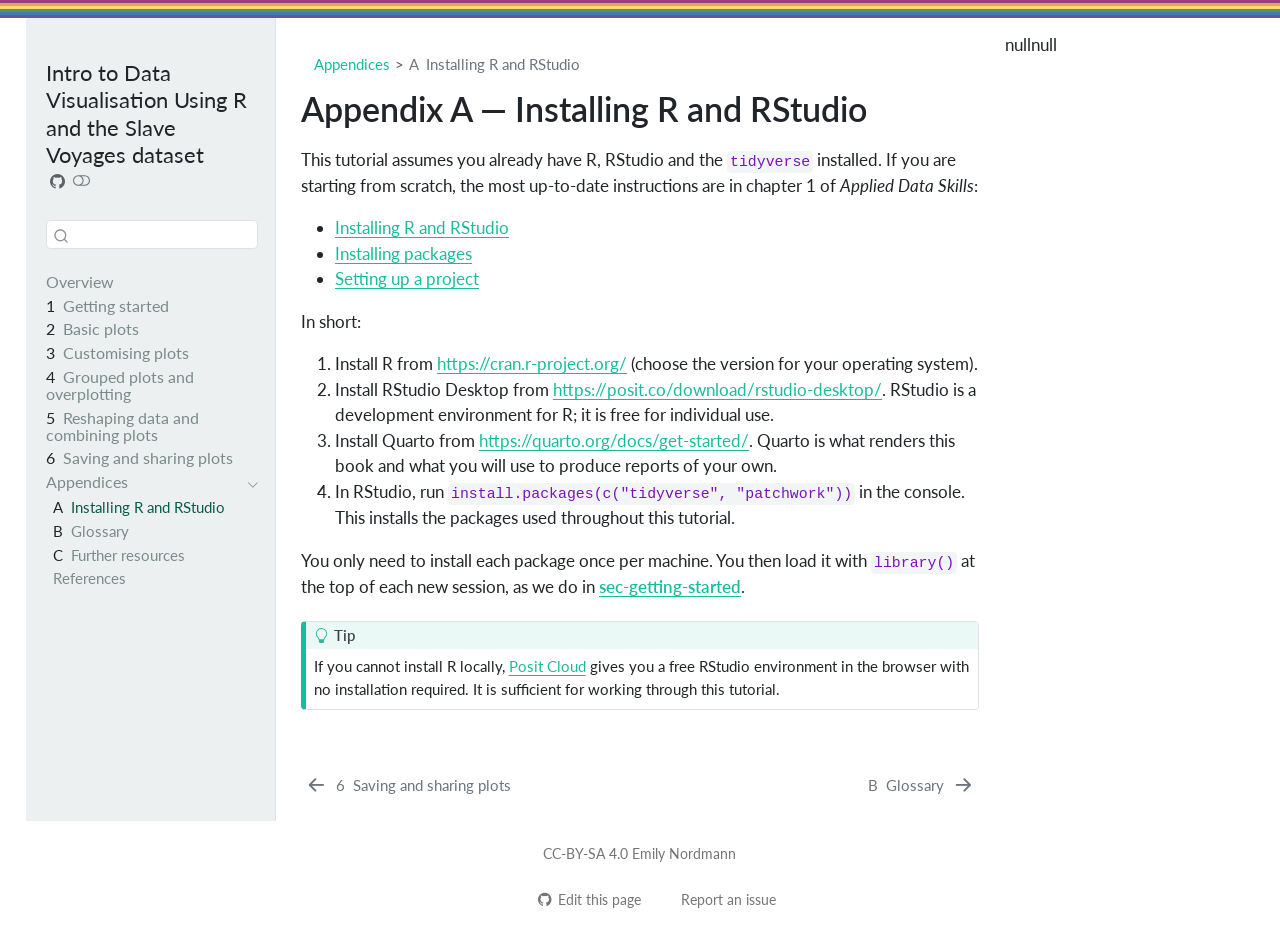
<file: docs/app-installing-r.html>
<!DOCTYPE html>
<html xmlns="http://www.w3.org/1999/xhtml" lang="en" xml:lang="en"><head>

<meta charset="utf-8">
<meta name="generator" content="quarto-1.8.21">

<meta name="viewport" content="width=device-width, initial-scale=1.0, user-scalable=yes">

<meta name="description" content="A beginner’s guide to ggplot2 and data visualisation, using the Trans-Atlantic Slave Trade Database.">

<title>Appendix A — Installing R and RStudio – Intro to Data Visualisation Using R and the Slave Voyages dataset</title>
<style>
code{white-space: pre-wrap;}
span.smallcaps{font-variant: small-caps;}
div.columns{display: flex; gap: min(4vw, 1.5em);}
div.column{flex: auto; overflow-x: auto;}
div.hanging-indent{margin-left: 1.5em; text-indent: -1.5em;}
ul.task-list{list-style: none;}
ul.task-list li input[type="checkbox"] {
  width: 0.8em;
  margin: 0 0.8em 0.2em -1em; /* quarto-specific, see https://github.com/quarto-dev/quarto-cli/issues/4556 */ 
  vertical-align: middle;
}
</style>


<script src="site_libs/quarto-nav/quarto-nav.js"></script>
<script src="site_libs/clipboard/clipboard.min.js"></script>
<script src="site_libs/quarto-search/autocomplete.umd.js"></script>
<script src="site_libs/quarto-search/fuse.min.js"></script>
<script src="site_libs/quarto-search/quarto-search.js"></script>
<meta name="quarto:offset" content="./">
<link href="./app-glossary.html" rel="next">
<link href="./06-saving-sharing.html" rel="prev">
<link href="./images/logos/logo.png" rel="icon" type="image/png">
<script src="site_libs/quarto-html/quarto.js" type="module"></script>
<script src="site_libs/quarto-html/tabsets/tabsets.js" type="module"></script>
<script src="site_libs/quarto-html/axe/axe-check.js" type="module"></script>
<script src="site_libs/quarto-html/popper.min.js"></script>
<script src="site_libs/quarto-html/tippy.umd.min.js"></script>
<script src="site_libs/quarto-html/anchor.min.js"></script>
<link href="site_libs/quarto-html/tippy.css" rel="stylesheet">
<link href="site_libs/quarto-html/quarto-syntax-highlighting-bef06593271c35acc66b6cdfb882565b.css" rel="stylesheet" class="quarto-color-scheme" id="quarto-text-highlighting-styles">
<link href="site_libs/quarto-html/quarto-syntax-highlighting-dark-ea06de1ba525ceca656e3b09b4cd3316.css" rel="stylesheet" class="quarto-color-scheme quarto-color-alternate" id="quarto-text-highlighting-styles">
<link href="site_libs/quarto-html/quarto-syntax-highlighting-bef06593271c35acc66b6cdfb882565b.css" rel="stylesheet" class="quarto-color-scheme-extra" id="quarto-text-highlighting-styles">
<script src="site_libs/bootstrap/bootstrap.min.js"></script>
<link href="site_libs/bootstrap/bootstrap-icons.css" rel="stylesheet">
<link href="site_libs/bootstrap/bootstrap-bb5d2cf76dd9d8b046063047f144de0c.min.css" rel="stylesheet" append-hash="true" class="quarto-color-scheme" id="quarto-bootstrap" data-mode="light">
<link href="site_libs/bootstrap/bootstrap-dark-c8dd5cd8506132e8ba466e2074c506b4.min.css" rel="stylesheet" append-hash="true" class="quarto-color-scheme quarto-color-alternate" id="quarto-bootstrap" data-mode="dark">
<link href="site_libs/bootstrap/bootstrap-bb5d2cf76dd9d8b046063047f144de0c.min.css" rel="stylesheet" append-hash="true" class="quarto-color-scheme-extra" id="quarto-bootstrap" data-mode="light">
<script id="quarto-search-options" type="application/json">{
  "location": "sidebar",
  "copy-button": false,
  "collapse-after": 3,
  "panel-placement": "start",
  "type": "textbox",
  "limit": 50,
  "keyboard-shortcut": [
    "f",
    "/",
    "s"
  ],
  "show-item-context": false,
  "language": {
    "search-no-results-text": "No results",
    "search-matching-documents-text": "matching documents",
    "search-copy-link-title": "Copy link to search",
    "search-hide-matches-text": "Hide additional matches",
    "search-more-match-text": "more match in this document",
    "search-more-matches-text": "more matches in this document",
    "search-clear-button-title": "Clear",
    "search-text-placeholder": "",
    "search-detached-cancel-button-title": "Cancel",
    "search-submit-button-title": "Submit",
    "search-label": "Search"
  }
}</script>


<link rel="stylesheet" href="https://use.fontawesome.com/releases/v5.13.0/css/all.css">
<link rel="stylesheet" href="include/booktem.css">
<link rel="stylesheet" href="include/webex.css">
<link rel="stylesheet" href="include/glossary.css">
<link rel="stylesheet" href="include/style.css">
</head>

<body class="nav-sidebar floating quarto-light"><script id="quarto-html-before-body" type="application/javascript">
    const toggleBodyColorMode = (bsSheetEl) => {
      const mode = bsSheetEl.getAttribute("data-mode");
      const bodyEl = window.document.querySelector("body");
      if (mode === "dark") {
        bodyEl.classList.add("quarto-dark");
        bodyEl.classList.remove("quarto-light");
      } else {
        bodyEl.classList.add("quarto-light");
        bodyEl.classList.remove("quarto-dark");
      }
    }
    const toggleBodyColorPrimary = () => {
      const bsSheetEl = window.document.querySelector("link#quarto-bootstrap:not([rel=disabled-stylesheet])");
      if (bsSheetEl) {
        toggleBodyColorMode(bsSheetEl);
      }
    }
    const setColorSchemeToggle = (alternate) => {
      const toggles = window.document.querySelectorAll('.quarto-color-scheme-toggle');
      for (let i=0; i < toggles.length; i++) {
        const toggle = toggles[i];
        if (toggle) {
          if (alternate) {
            toggle.classList.add("alternate");
          } else {
            toggle.classList.remove("alternate");
          }
        }
      }
    };
    const toggleColorMode = (alternate) => {
      // Switch the stylesheets
      const primaryStylesheets = window.document.querySelectorAll('link.quarto-color-scheme:not(.quarto-color-alternate)');
      const alternateStylesheets = window.document.querySelectorAll('link.quarto-color-scheme.quarto-color-alternate');
      manageTransitions('#quarto-margin-sidebar .nav-link', false);
      if (alternate) {
        // note: dark is layered on light, we don't disable primary!
        enableStylesheet(alternateStylesheets);
        for (const sheetNode of alternateStylesheets) {
          if (sheetNode.id === "quarto-bootstrap") {
            toggleBodyColorMode(sheetNode);
          }
        }
      } else {
        disableStylesheet(alternateStylesheets);
        enableStylesheet(primaryStylesheets)
        toggleBodyColorPrimary();
      }
      manageTransitions('#quarto-margin-sidebar .nav-link', true);
      // Switch the toggles
      setColorSchemeToggle(alternate)
      // Hack to workaround the fact that safari doesn't
      // properly recolor the scrollbar when toggling (#1455)
      if (navigator.userAgent.indexOf('Safari') > 0 && navigator.userAgent.indexOf('Chrome') == -1) {
        manageTransitions("body", false);
        window.scrollTo(0, 1);
        setTimeout(() => {
          window.scrollTo(0, 0);
          manageTransitions("body", true);
        }, 40);
      }
    }
    const disableStylesheet = (stylesheets) => {
      for (let i=0; i < stylesheets.length; i++) {
        const stylesheet = stylesheets[i];
        stylesheet.rel = 'disabled-stylesheet';
      }
    }
    const enableStylesheet = (stylesheets) => {
      for (let i=0; i < stylesheets.length; i++) {
        const stylesheet = stylesheets[i];
        if(stylesheet.rel !== 'stylesheet') { // for Chrome, which will still FOUC without this check
          stylesheet.rel = 'stylesheet';
        }
      }
    }
    const manageTransitions = (selector, allowTransitions) => {
      const els = window.document.querySelectorAll(selector);
      for (let i=0; i < els.length; i++) {
        const el = els[i];
        if (allowTransitions) {
          el.classList.remove('notransition');
        } else {
          el.classList.add('notransition');
        }
      }
    }
    const isFileUrl = () => {
      return window.location.protocol === 'file:';
    }
    const hasAlternateSentinel = () => {
      let styleSentinel = getColorSchemeSentinel();
      if (styleSentinel !== null) {
        return styleSentinel === "alternate";
      } else {
        return false;
      }
    }
    const setStyleSentinel = (alternate) => {
      const value = alternate ? "alternate" : "default";
      if (!isFileUrl()) {
        window.localStorage.setItem("quarto-color-scheme", value);
      } else {
        localAlternateSentinel = value;
      }
    }
    const getColorSchemeSentinel = () => {
      if (!isFileUrl()) {
        const storageValue = window.localStorage.getItem("quarto-color-scheme");
        return storageValue != null ? storageValue : localAlternateSentinel;
      } else {
        return localAlternateSentinel;
      }
    }
    const toggleGiscusIfUsed = (isAlternate, darkModeDefault) => {
      const baseTheme = document.querySelector('#giscus-base-theme')?.value ?? 'light';
      const alternateTheme = document.querySelector('#giscus-alt-theme')?.value ?? 'dark';
      let newTheme = '';
      if(authorPrefersDark) {
        newTheme = isAlternate ? baseTheme : alternateTheme;
      } else {
        newTheme = isAlternate ? alternateTheme : baseTheme;
      }
      const changeGiscusTheme = () => {
        // From: https://github.com/giscus/giscus/issues/336
        const sendMessage = (message) => {
          const iframe = document.querySelector('iframe.giscus-frame');
          if (!iframe) return;
          iframe.contentWindow.postMessage({ giscus: message }, 'https://giscus.app');
        }
        sendMessage({
          setConfig: {
            theme: newTheme
          }
        });
      }
      const isGiscussLoaded = window.document.querySelector('iframe.giscus-frame') !== null;
      if (isGiscussLoaded) {
        changeGiscusTheme();
      }
    };
    const authorPrefersDark = false;
    const darkModeDefault = authorPrefersDark;
      document.querySelector('link#quarto-text-highlighting-styles.quarto-color-scheme-extra').rel = 'disabled-stylesheet';
      document.querySelector('link#quarto-bootstrap.quarto-color-scheme-extra').rel = 'disabled-stylesheet';
    let localAlternateSentinel = darkModeDefault ? 'alternate' : 'default';
    // Dark / light mode switch
    window.quartoToggleColorScheme = () => {
      // Read the current dark / light value
      let toAlternate = !hasAlternateSentinel();
      toggleColorMode(toAlternate);
      setStyleSentinel(toAlternate);
      toggleGiscusIfUsed(toAlternate, darkModeDefault);
      window.dispatchEvent(new Event('resize'));
    };
    // Switch to dark mode if need be
    if (hasAlternateSentinel()) {
      toggleColorMode(true);
    } else {
      toggleColorMode(false);
    }
  </script>

<div id="quarto-search-results"></div>
  <header id="quarto-header" class="headroom fixed-top">
  <nav class="quarto-secondary-nav">
    <div class="container-fluid d-flex">
      <button type="button" class="quarto-btn-toggle btn" data-bs-toggle="collapse" role="button" data-bs-target=".quarto-sidebar-collapse-item" aria-controls="quarto-sidebar" aria-expanded="false" aria-label="Toggle sidebar navigation" onclick="if (window.quartoToggleHeadroom) { window.quartoToggleHeadroom(); }">
        <i class="bi bi-layout-text-sidebar-reverse"></i>
      </button>
        <nav class="quarto-page-breadcrumbs" aria-label="breadcrumb"><ol class="breadcrumb"><li class="breadcrumb-item"><a href="./app-installing-r.html">Appendices</a></li><li class="breadcrumb-item"><a href="./app-installing-r.html"><span class="chapter-number">A</span>&nbsp; <span class="chapter-title">Installing R and RStudio</span></a></li></ol></nav>
        <a class="flex-grow-1" role="navigation" data-bs-toggle="collapse" data-bs-target=".quarto-sidebar-collapse-item" aria-controls="quarto-sidebar" aria-expanded="false" aria-label="Toggle sidebar navigation" onclick="if (window.quartoToggleHeadroom) { window.quartoToggleHeadroom(); }">      
        </a>
      <button type="button" class="btn quarto-search-button" aria-label="Search" onclick="window.quartoOpenSearch();">
        <i class="bi bi-search"></i>
      </button>
    </div>
  </nav>
</header>
<!-- content -->
<div id="quarto-content" class="quarto-container page-columns page-rows-contents page-layout-article">
<!-- sidebar -->
  <nav id="quarto-sidebar" class="sidebar collapse collapse-horizontal quarto-sidebar-collapse-item sidebar-navigation floating overflow-auto">
    <div class="pt-lg-2 mt-2 text-left sidebar-header sidebar-header-stacked">
      <a href="./index.html" class="sidebar-logo-link">
      </a>
    <div class="sidebar-title mb-0 py-0">
      <a href="./">Intro to Data Visualisation Using R and the Slave Voyages dataset</a> 
        <div class="sidebar-tools-main">
    <a href="https://github.com/emilynordmann/slavevoyagedata" title="Source Code" class="quarto-navigation-tool px-1" aria-label="Source Code"><i class="bi bi-github"></i></a>
  <a href="" class="quarto-color-scheme-toggle quarto-navigation-tool  px-1" onclick="window.quartoToggleColorScheme(); return false;" title="Toggle dark mode"><i class="bi"></i></a>
</div>
    </div>
      </div>
        <div class="mt-2 flex-shrink-0 align-items-center">
        <div class="sidebar-search">
        <div id="quarto-search" class="" title="Search"></div>
        </div>
        </div>
    <div class="sidebar-menu-container"> 
    <ul class="list-unstyled mt-1">
        <li class="sidebar-item">
  <div class="sidebar-item-container"> 
  <a href="./index.html" class="sidebar-item-text sidebar-link">
 <span class="menu-text">Overview</span></a>
  </div>
</li>
        <li class="sidebar-item">
  <div class="sidebar-item-container"> 
  <a href="./01-getting-started.html" class="sidebar-item-text sidebar-link">
 <span class="menu-text"><span class="chapter-number">1</span>&nbsp; <span class="chapter-title">Getting started</span></span></a>
  </div>
</li>
        <li class="sidebar-item">
  <div class="sidebar-item-container"> 
  <a href="./02-basic-plots.html" class="sidebar-item-text sidebar-link">
 <span class="menu-text"><span class="chapter-number">2</span>&nbsp; <span class="chapter-title">Basic plots</span></span></a>
  </div>
</li>
        <li class="sidebar-item">
  <div class="sidebar-item-container"> 
  <a href="./03-customising.html" class="sidebar-item-text sidebar-link">
 <span class="menu-text"><span class="chapter-number">3</span>&nbsp; <span class="chapter-title">Customising plots</span></span></a>
  </div>
</li>
        <li class="sidebar-item">
  <div class="sidebar-item-container"> 
  <a href="./04-grouped-plots.html" class="sidebar-item-text sidebar-link">
 <span class="menu-text"><span class="chapter-number">4</span>&nbsp; <span class="chapter-title">Grouped plots and overplotting</span></span></a>
  </div>
</li>
        <li class="sidebar-item">
  <div class="sidebar-item-container"> 
  <a href="./05-reshaping.html" class="sidebar-item-text sidebar-link">
 <span class="menu-text"><span class="chapter-number">5</span>&nbsp; <span class="chapter-title">Reshaping data and combining plots</span></span></a>
  </div>
</li>
        <li class="sidebar-item">
  <div class="sidebar-item-container"> 
  <a href="./06-saving-sharing.html" class="sidebar-item-text sidebar-link">
 <span class="menu-text"><span class="chapter-number">6</span>&nbsp; <span class="chapter-title">Saving and sharing plots</span></span></a>
  </div>
</li>
        <li class="sidebar-item sidebar-item-section">
      <div class="sidebar-item-container"> 
            <a class="sidebar-item-text sidebar-link text-start" data-bs-toggle="collapse" data-bs-target="#quarto-sidebar-section-1" role="navigation" aria-expanded="true">
 <span class="menu-text">Appendices</span></a>
          <a class="sidebar-item-toggle text-start" data-bs-toggle="collapse" data-bs-target="#quarto-sidebar-section-1" role="navigation" aria-expanded="true" aria-label="Toggle section">
            <i class="bi bi-chevron-right ms-2"></i>
          </a> 
      </div>
      <ul id="quarto-sidebar-section-1" class="collapse list-unstyled sidebar-section depth1 show">  
          <li class="sidebar-item">
  <div class="sidebar-item-container"> 
  <a href="./app-installing-r.html" class="sidebar-item-text sidebar-link active">
 <span class="menu-text"><span class="chapter-number">A</span>&nbsp; <span class="chapter-title">Installing R and RStudio</span></span></a>
  </div>
</li>
          <li class="sidebar-item">
  <div class="sidebar-item-container"> 
  <a href="./app-glossary.html" class="sidebar-item-text sidebar-link">
 <span class="menu-text"><span class="chapter-number">B</span>&nbsp; <span class="chapter-title">Glossary</span></span></a>
  </div>
</li>
          <li class="sidebar-item">
  <div class="sidebar-item-container"> 
  <a href="./app-resources.html" class="sidebar-item-text sidebar-link">
 <span class="menu-text"><span class="chapter-number">C</span>&nbsp; <span class="chapter-title">Further resources</span></span></a>
  </div>
</li>
          <li class="sidebar-item">
  <div class="sidebar-item-container"> 
  <a href="./references.html" class="sidebar-item-text sidebar-link">
 <span class="menu-text">References</span></a>
  </div>
</li>
      </ul>
  </li>
    </ul>
    </div>
</nav>
<div id="quarto-sidebar-glass" class="quarto-sidebar-collapse-item" data-bs-toggle="collapse" data-bs-target=".quarto-sidebar-collapse-item"></div>
<!-- margin-sidebar -->
    <div id="quarto-margin-sidebar" class="sidebar margin-sidebar zindex-bottom">
        
    </div>
<!-- main -->
<main class="content" id="quarto-document-content">


<header id="title-block-header" class="quarto-title-block default"><nav class="quarto-page-breadcrumbs quarto-title-breadcrumbs d-none d-lg-block" aria-label="breadcrumb"><ol class="breadcrumb"><li class="breadcrumb-item"><a href="./app-installing-r.html">Appendices</a></li><li class="breadcrumb-item"><a href="./app-installing-r.html"><span class="chapter-number">A</span>&nbsp; <span class="chapter-title">Installing R and RStudio</span></a></li></ol></nav>
<div class="quarto-title">
<h1 class="title"><span id="sec-installing-r" class="quarto-section-identifier">Appendix A — Installing R and RStudio</span></h1>
</div>



<div class="quarto-title-meta">

    
  
    
  </div>
  


</header>


<p>This tutorial assumes you already have R, RStudio and the <code>tidyverse</code> installed. If you are starting from scratch, the most up-to-date instructions are in chapter 1 of <em>Applied Data Skills</em>:</p>
<ul>
<li><a href="https://psyteachr.github.io/ads-v3/01-intro.html#sec-install-r">Installing R and RStudio</a></li>
<li><a href="https://psyteachr.github.io/ads-v3/01-intro.html#sec-install-package">Installing packages</a></li>
<li><a href="https://psyteachr.github.io/ads-v3/01-intro.html#sec-rproj">Setting up a project</a></li>
</ul>
<p>In short:</p>
<ol type="1">
<li>Install R from <a href="https://cran.r-project.org/" class="uri">https://cran.r-project.org/</a> (choose the version for your operating system).</li>
<li>Install RStudio Desktop from <a href="https://posit.co/download/rstudio-desktop/" class="uri">https://posit.co/download/rstudio-desktop/</a>. RStudio is a development environment for R; it is free for individual use.</li>
<li>Install Quarto from <a href="https://quarto.org/docs/get-started/" class="uri">https://quarto.org/docs/get-started/</a>. Quarto is what renders this book and what you will use to produce reports of your own.</li>
<li>In RStudio, run <code>install.packages(c("tidyverse", "patchwork"))</code> in the console. This installs the packages used throughout this tutorial.</li>
</ol>
<p>You only need to install each package once per machine. You then load it with <code>library()</code> at the top of each new session, as we do in <a href="#sec-getting-started" class="quarto-xref"><span class="quarto-unresolved-ref">sec-getting-started</span></a>.</p>
<div class="callout callout-style-default callout-tip callout-titled">
<div class="callout-header d-flex align-content-center">
<div class="callout-icon-container">
<i class="callout-icon"></i>
</div>
<div class="callout-title-container flex-fill">
Tip
</div>
</div>
<div class="callout-body-container callout-body">
<p>If you cannot install R locally, <a href="https://posit.cloud/">Posit Cloud</a> gives you a free RStudio environment in the browser with no installation required. It is sufficient for working through this tutorial.</p>
</div>
</div>



</main> <!-- /main -->
<script>

/* update total correct if #webex-total_correct exists */
update_total_correct = function() {
  console.log("webex: update total_correct");

  var t = document.getElementsByClassName("webex-total_correct");
  for (var i = 0; i < t.length; i++) {
    p = t[i].parentElement;
    var correct = p.getElementsByClassName("webex-correct").length;
    var solvemes = p.getElementsByClassName("webex-solveme").length;
    var radiogroups = p.getElementsByClassName("webex-radiogroup").length;
    var selects = p.getElementsByClassName("webex-select").length;

    t[i].innerHTML = correct + " of " + (solvemes + radiogroups + selects) + " correct";
  }
}

/* webex-solution button toggling function */
b_func = function() {
  console.log("webex: toggle hide");

  var cl = this.parentElement.classList;
  if (cl.contains('open')) {
    cl.remove("open");
  } else {
    cl.add("open");
  }
}

/* check answers */
check_func = function() {
  console.log("webex: check answers");

  var cl = this.parentElement.classList;
  if (cl.contains('unchecked')) {
    cl.remove("unchecked");
    this.innerHTML = "Hide Answers";
  } else {
    cl.add("unchecked");
    this.innerHTML = "Show Answers";
  }
}

/* function for checking solveme answers */
solveme_func = function(e) {
  console.log("webex: check solveme");

  var real_answers = JSON.parse(this.dataset.answer);
  var my_answer = this.value;
  var cl = this.classList;
  if (cl.contains("ignorecase")) {
    my_answer = my_answer.toLowerCase();
  }
  if (cl.contains("nospaces")) {
    my_answer = my_answer.replace(/ /g, "")
  }

  if (my_answer == "") {
    cl.remove("webex-correct");
    cl.remove("webex-incorrect");
  } else if (real_answers.includes(my_answer)) {
    cl.add("webex-correct");
    cl.remove("webex-incorrect");
  } else {
    cl.add("webex-incorrect");
    cl.remove("webex-correct");
  }

  // match numeric answers within a specified tolerance
  if(this.dataset.tol > 0){
    var tol = JSON.parse(this.dataset.tol);
    var matches = real_answers.map(x => Math.abs(x - my_answer) < tol)
    if (matches.reduce((a, b) => a + b, 0) > 0) {
      cl.add("webex-correct");
    } else {
      cl.remove("webex-correct");
    }
  }

  // added regex bit
  if (cl.contains("regex")){
    answer_regex = RegExp(real_answers.join("|"))
    if (answer_regex.test(my_answer)) {
      cl.add("webex-correct");
    }
  }

  update_total_correct();
}

/* function for checking select answers */
select_func = function(e) {
  console.log("webex: check select");

  var cl = this.classList

  /* add style */
  cl.remove("webex-incorrect");
  cl.remove("webex-correct");
  if (this.value == "answer") {
    cl.add("webex-correct");
  } else if (this.value != "blank") {
    cl.add("webex-incorrect");
  }

  update_total_correct();
}

/* function for checking radiogroups answers */
radiogroups_func = function(e) {
  console.log("webex: check radiogroups");

  var checked_button = document.querySelector('input[name=' + this.id + ']:checked');
  var cl = checked_button.parentElement.classList;
  var labels = checked_button.parentElement.parentElement.children;

  /* get rid of styles */
  for (i = 0; i < labels.length; i++) {
    labels[i].classList.remove("webex-incorrect");
    labels[i].classList.remove("webex-correct");
  }

  /* add style */
  if (checked_button.value == "answer") {
    cl.add("webex-correct");
  } else {
    cl.add("webex-incorrect");
  }

  update_total_correct();
}

window.onload = function() {
  console.log("webex onload");
  /* set up solution buttons */
  var buttons = document.getElementsByTagName("button");

  for (var i = 0; i < buttons.length; i++) {
    if (buttons[i].parentElement.classList.contains('webex-solution')) {
      buttons[i].onclick = b_func;
    }
  }

  var check_sections = document.getElementsByClassName("webex-check");
  console.log("check:", check_sections.length);
  for (var i = 0; i < check_sections.length; i++) {
    check_sections[i].classList.add("unchecked");

    let btn = document.createElement("button");
    btn.innerHTML = "Show Answers";
    btn.classList.add("webex-check-button");
    btn.onclick = check_func;
    check_sections[i].appendChild(btn);

    let spn = document.createElement("span");
    spn.classList.add("webex-total_correct");
    check_sections[i].appendChild(spn);
  }

  /* set up webex-solveme inputs */
  var solveme = document.getElementsByClassName("webex-solveme");

  for (var i = 0; i < solveme.length; i++) {
    /* make sure input boxes don't auto-anything */
    solveme[i].setAttribute("autocomplete","off");
    solveme[i].setAttribute("autocorrect", "off");
    solveme[i].setAttribute("autocapitalize", "off");
    solveme[i].setAttribute("spellcheck", "false");
    solveme[i].value = "";

    /* adjust answer for ignorecase or nospaces */
    var cl = solveme[i].classList;
    var real_answer = solveme[i].dataset.answer;
    if (cl.contains("ignorecase")) {
      real_answer = real_answer.toLowerCase();
    }
    if (cl.contains("nospaces")) {
      real_answer = real_answer.replace(/ /g, "");
    }
    solveme[i].dataset.answer = real_answer;

    /* attach checking function */
    solveme[i].onkeyup = solveme_func;
    solveme[i].onchange = solveme_func;

    solveme[i].insertAdjacentHTML("afterend", " <span class='webex-icon'></span>")
  }

  /* set up radiogroups */
  var radiogroups = document.getElementsByClassName("webex-radiogroup");
  for (var i = 0; i < radiogroups.length; i++) {
    radiogroups[i].onchange = radiogroups_func;
  }

  /* set up selects */
  var selects = document.getElementsByClassName("webex-select");
  for (var i = 0; i < selects.length; i++) {
    selects[i].onchange = select_func;
    selects[i].insertAdjacentHTML("afterend", " <span class='webex-icon'></span>")
  }

  update_total_correct();
}

</script>
<script>
// open rdrr links externally ----

var exlinks = document.querySelectorAll("a[href^='https://rdrr.io']");
var exlink_func = function(){
  window.open(this.href);
  return false;
};
for (var i = 0; i < exlinks.length; i++) {
    exlinks[i].addEventListener('click', exlink_func, false);
}

// visible second sidebar in mobile ----

function move_sidebar() {
  var toc = document.getElementById("TOC");
  var small_sidebar = document.querySelector("#quarto-sidebar .sidebar-menu-container");
  var right_sidebar = document.getElementById("quarto-margin-sidebar");

  if (window.innerWidth < 768) {
    small_sidebar.append(toc);
  } else {
    right_sidebar.append(toc);
  }
}
move_sidebar();
window.onresize = move_sidebar;
</script>
<div class="psyteachr_footer">
  
</div>
<script id="quarto-html-after-body" type="application/javascript">
  window.document.addEventListener("DOMContentLoaded", function (event) {
    // Ensure there is a toggle, if there isn't float one in the top right
    if (window.document.querySelector('.quarto-color-scheme-toggle') === null) {
      const a = window.document.createElement('a');
      a.classList.add('top-right');
      a.classList.add('quarto-color-scheme-toggle');
      a.href = "";
      a.onclick = function() { try { window.quartoToggleColorScheme(); } catch {} return false; };
      const i = window.document.createElement("i");
      i.classList.add('bi');
      a.appendChild(i);
      window.document.body.appendChild(a);
    }
    setColorSchemeToggle(hasAlternateSentinel())
    const icon = "";
    const anchorJS = new window.AnchorJS();
    anchorJS.options = {
      placement: 'right',
      icon: icon
    };
    anchorJS.add('.anchored');
    const isCodeAnnotation = (el) => {
      for (const clz of el.classList) {
        if (clz.startsWith('code-annotation-')) {                     
          return true;
        }
      }
      return false;
    }
    const onCopySuccess = function(e) {
      // button target
      const button = e.trigger;
      // don't keep focus
      button.blur();
      // flash "checked"
      button.classList.add('code-copy-button-checked');
      var currentTitle = button.getAttribute("title");
      button.setAttribute("title", "Copied!");
      let tooltip;
      if (window.bootstrap) {
        button.setAttribute("data-bs-toggle", "tooltip");
        button.setAttribute("data-bs-placement", "left");
        button.setAttribute("data-bs-title", "Copied!");
        tooltip = new bootstrap.Tooltip(button, 
          { trigger: "manual", 
            customClass: "code-copy-button-tooltip",
            offset: [0, -8]});
        tooltip.show();    
      }
      setTimeout(function() {
        if (tooltip) {
          tooltip.hide();
          button.removeAttribute("data-bs-title");
          button.removeAttribute("data-bs-toggle");
          button.removeAttribute("data-bs-placement");
        }
        button.setAttribute("title", currentTitle);
        button.classList.remove('code-copy-button-checked');
      }, 1000);
      // clear code selection
      e.clearSelection();
    }
    const getTextToCopy = function(trigger) {
        const codeEl = trigger.previousElementSibling.cloneNode(true);
        for (const childEl of codeEl.children) {
          if (isCodeAnnotation(childEl)) {
            childEl.remove();
          }
        }
        return codeEl.innerText;
    }
    const clipboard = new window.ClipboardJS('.code-copy-button:not([data-in-quarto-modal])', {
      text: getTextToCopy
    });
    clipboard.on('success', onCopySuccess);
    if (window.document.getElementById('quarto-embedded-source-code-modal')) {
      const clipboardModal = new window.ClipboardJS('.code-copy-button[data-in-quarto-modal]', {
        text: getTextToCopy,
        container: window.document.getElementById('quarto-embedded-source-code-modal')
      });
      clipboardModal.on('success', onCopySuccess);
    }
      var localhostRegex = new RegExp(/^(?:http|https):\/\/localhost\:?[0-9]*\//);
      var mailtoRegex = new RegExp(/^mailto:/);
        var filterRegex = new RegExp('/' + window.location.host + '/');
      var isInternal = (href) => {
          return filterRegex.test(href) || localhostRegex.test(href) || mailtoRegex.test(href);
      }
      // Inspect non-navigation links and adorn them if external
     var links = window.document.querySelectorAll('a[href]:not(.nav-link):not(.navbar-brand):not(.toc-action):not(.sidebar-link):not(.sidebar-item-toggle):not(.pagination-link):not(.no-external):not([aria-hidden]):not(.dropdown-item):not(.quarto-navigation-tool):not(.about-link)');
      for (var i=0; i<links.length; i++) {
        const link = links[i];
        if (!isInternal(link.href)) {
          // undo the damage that might have been done by quarto-nav.js in the case of
          // links that we want to consider external
          if (link.dataset.originalHref !== undefined) {
            link.href = link.dataset.originalHref;
          }
        }
      }
    function tippyHover(el, contentFn, onTriggerFn, onUntriggerFn) {
      const config = {
        allowHTML: true,
        maxWidth: 500,
        delay: 100,
        arrow: false,
        appendTo: function(el) {
            return el.parentElement;
        },
        interactive: true,
        interactiveBorder: 10,
        theme: 'quarto',
        placement: 'bottom-start',
      };
      if (contentFn) {
        config.content = contentFn;
      }
      if (onTriggerFn) {
        config.onTrigger = onTriggerFn;
      }
      if (onUntriggerFn) {
        config.onUntrigger = onUntriggerFn;
      }
      window.tippy(el, config); 
    }
    const noterefs = window.document.querySelectorAll('a[role="doc-noteref"]');
    for (var i=0; i<noterefs.length; i++) {
      const ref = noterefs[i];
      tippyHover(ref, function() {
        // use id or data attribute instead here
        let href = ref.getAttribute('data-footnote-href') || ref.getAttribute('href');
        try { href = new URL(href).hash; } catch {}
        const id = href.replace(/^#\/?/, "");
        const note = window.document.getElementById(id);
        if (note) {
          return note.innerHTML;
        } else {
          return "";
        }
      });
    }
    const xrefs = window.document.querySelectorAll('a.quarto-xref');
    const processXRef = (id, note) => {
      // Strip column container classes
      const stripColumnClz = (el) => {
        el.classList.remove("page-full", "page-columns");
        if (el.children) {
          for (const child of el.children) {
            stripColumnClz(child);
          }
        }
      }
      stripColumnClz(note)
      if (id === null || id.startsWith('sec-')) {
        // Special case sections, only their first couple elements
        const container = document.createElement("div");
        if (note.children && note.children.length > 2) {
          container.appendChild(note.children[0].cloneNode(true));
          for (let i = 1; i < note.children.length; i++) {
            const child = note.children[i];
            if (child.tagName === "P" && child.innerText === "") {
              continue;
            } else {
              container.appendChild(child.cloneNode(true));
              break;
            }
          }
          if (window.Quarto?.typesetMath) {
            window.Quarto.typesetMath(container);
          }
          return container.innerHTML
        } else {
          if (window.Quarto?.typesetMath) {
            window.Quarto.typesetMath(note);
          }
          return note.innerHTML;
        }
      } else {
        // Remove any anchor links if they are present
        const anchorLink = note.querySelector('a.anchorjs-link');
        if (anchorLink) {
          anchorLink.remove();
        }
        if (window.Quarto?.typesetMath) {
          window.Quarto.typesetMath(note);
        }
        if (note.classList.contains("callout")) {
          return note.outerHTML;
        } else {
          return note.innerHTML;
        }
      }
    }
    for (var i=0; i<xrefs.length; i++) {
      const xref = xrefs[i];
      tippyHover(xref, undefined, function(instance) {
        instance.disable();
        let url = xref.getAttribute('href');
        let hash = undefined; 
        if (url.startsWith('#')) {
          hash = url;
        } else {
          try { hash = new URL(url).hash; } catch {}
        }
        if (hash) {
          const id = hash.replace(/^#\/?/, "");
          const note = window.document.getElementById(id);
          if (note !== null) {
            try {
              const html = processXRef(id, note.cloneNode(true));
              instance.setContent(html);
            } finally {
              instance.enable();
              instance.show();
            }
          } else {
            // See if we can fetch this
            fetch(url.split('#')[0])
            .then(res => res.text())
            .then(html => {
              const parser = new DOMParser();
              const htmlDoc = parser.parseFromString(html, "text/html");
              const note = htmlDoc.getElementById(id);
              if (note !== null) {
                const html = processXRef(id, note);
                instance.setContent(html);
              } 
            }).finally(() => {
              instance.enable();
              instance.show();
            });
          }
        } else {
          // See if we can fetch a full url (with no hash to target)
          // This is a special case and we should probably do some content thinning / targeting
          fetch(url)
          .then(res => res.text())
          .then(html => {
            const parser = new DOMParser();
            const htmlDoc = parser.parseFromString(html, "text/html");
            const note = htmlDoc.querySelector('main.content');
            if (note !== null) {
              // This should only happen for chapter cross references
              // (since there is no id in the URL)
              // remove the first header
              if (note.children.length > 0 && note.children[0].tagName === "HEADER") {
                note.children[0].remove();
              }
              const html = processXRef(null, note);
              instance.setContent(html);
            } 
          }).finally(() => {
            instance.enable();
            instance.show();
          });
        }
      }, function(instance) {
      });
    }
        let selectedAnnoteEl;
        const selectorForAnnotation = ( cell, annotation) => {
          let cellAttr = 'data-code-cell="' + cell + '"';
          let lineAttr = 'data-code-annotation="' +  annotation + '"';
          const selector = 'span[' + cellAttr + '][' + lineAttr + ']';
          return selector;
        }
        const selectCodeLines = (annoteEl) => {
          const doc = window.document;
          const targetCell = annoteEl.getAttribute("data-target-cell");
          const targetAnnotation = annoteEl.getAttribute("data-target-annotation");
          const annoteSpan = window.document.querySelector(selectorForAnnotation(targetCell, targetAnnotation));
          const lines = annoteSpan.getAttribute("data-code-lines").split(",");
          const lineIds = lines.map((line) => {
            return targetCell + "-" + line;
          })
          let top = null;
          let height = null;
          let parent = null;
          if (lineIds.length > 0) {
              //compute the position of the single el (top and bottom and make a div)
              const el = window.document.getElementById(lineIds[0]);
              top = el.offsetTop;
              height = el.offsetHeight;
              parent = el.parentElement.parentElement;
            if (lineIds.length > 1) {
              const lastEl = window.document.getElementById(lineIds[lineIds.length - 1]);
              const bottom = lastEl.offsetTop + lastEl.offsetHeight;
              height = bottom - top;
            }
            if (top !== null && height !== null && parent !== null) {
              // cook up a div (if necessary) and position it 
              let div = window.document.getElementById("code-annotation-line-highlight");
              if (div === null) {
                div = window.document.createElement("div");
                div.setAttribute("id", "code-annotation-line-highlight");
                div.style.position = 'absolute';
                parent.appendChild(div);
              }
              div.style.top = top - 2 + "px";
              div.style.height = height + 4 + "px";
              div.style.left = 0;
              let gutterDiv = window.document.getElementById("code-annotation-line-highlight-gutter");
              if (gutterDiv === null) {
                gutterDiv = window.document.createElement("div");
                gutterDiv.setAttribute("id", "code-annotation-line-highlight-gutter");
                gutterDiv.style.position = 'absolute';
                const codeCell = window.document.getElementById(targetCell);
                const gutter = codeCell.querySelector('.code-annotation-gutter');
                gutter.appendChild(gutterDiv);
              }
              gutterDiv.style.top = top - 2 + "px";
              gutterDiv.style.height = height + 4 + "px";
            }
            selectedAnnoteEl = annoteEl;
          }
        };
        const unselectCodeLines = () => {
          const elementsIds = ["code-annotation-line-highlight", "code-annotation-line-highlight-gutter"];
          elementsIds.forEach((elId) => {
            const div = window.document.getElementById(elId);
            if (div) {
              div.remove();
            }
          });
          selectedAnnoteEl = undefined;
        };
          // Handle positioning of the toggle
      window.addEventListener(
        "resize",
        throttle(() => {
          elRect = undefined;
          if (selectedAnnoteEl) {
            selectCodeLines(selectedAnnoteEl);
          }
        }, 10)
      );
      function throttle(fn, ms) {
      let throttle = false;
      let timer;
        return (...args) => {
          if(!throttle) { // first call gets through
              fn.apply(this, args);
              throttle = true;
          } else { // all the others get throttled
              if(timer) clearTimeout(timer); // cancel #2
              timer = setTimeout(() => {
                fn.apply(this, args);
                timer = throttle = false;
              }, ms);
          }
        };
      }
        // Attach click handler to the DT
        const annoteDls = window.document.querySelectorAll('dt[data-target-cell]');
        for (const annoteDlNode of annoteDls) {
          annoteDlNode.addEventListener('click', (event) => {
            const clickedEl = event.target;
            if (clickedEl !== selectedAnnoteEl) {
              unselectCodeLines();
              const activeEl = window.document.querySelector('dt[data-target-cell].code-annotation-active');
              if (activeEl) {
                activeEl.classList.remove('code-annotation-active');
              }
              selectCodeLines(clickedEl);
              clickedEl.classList.add('code-annotation-active');
            } else {
              // Unselect the line
              unselectCodeLines();
              clickedEl.classList.remove('code-annotation-active');
            }
          });
        }
    const findCites = (el) => {
      const parentEl = el.parentElement;
      if (parentEl) {
        const cites = parentEl.dataset.cites;
        if (cites) {
          return {
            el,
            cites: cites.split(' ')
          };
        } else {
          return findCites(el.parentElement)
        }
      } else {
        return undefined;
      }
    };
    var bibliorefs = window.document.querySelectorAll('a[role="doc-biblioref"]');
    for (var i=0; i<bibliorefs.length; i++) {
      const ref = bibliorefs[i];
      const citeInfo = findCites(ref);
      if (citeInfo) {
        tippyHover(citeInfo.el, function() {
          var popup = window.document.createElement('div');
          citeInfo.cites.forEach(function(cite) {
            var citeDiv = window.document.createElement('div');
            citeDiv.classList.add('hanging-indent');
            citeDiv.classList.add('csl-entry');
            var biblioDiv = window.document.getElementById('ref-' + cite);
            if (biblioDiv) {
              citeDiv.innerHTML = biblioDiv.innerHTML;
            }
            popup.appendChild(citeDiv);
          });
          return popup.innerHTML;
        });
      }
    }
  });
  </script>
<nav class="page-navigation">
  <div class="nav-page nav-page-previous">
      <a href="./06-saving-sharing.html" class="pagination-link" aria-label="Saving and sharing plots">
        <i class="bi bi-arrow-left-short"></i> <span class="nav-page-text"><span class="chapter-number">6</span>&nbsp; <span class="chapter-title">Saving and sharing plots</span></span>
      </a>          
  </div>
  <div class="nav-page nav-page-next">
      <a href="./app-glossary.html" class="pagination-link" aria-label="Glossary">
        <span class="nav-page-text"><span class="chapter-number">B</span>&nbsp; <span class="chapter-title">Glossary</span></span> <i class="bi bi-arrow-right-short"></i>
      </a>
  </div>
</nav>
</div> <!-- /content -->
<footer class="footer">
  <div class="nav-footer">
    <div class="nav-footer-left">
      &nbsp;
    </div>   
    <div class="nav-footer-center">
<p>CC-BY-SA 4.0 Emily Nordmann</p>
<div class="toc-actions"><ul><li><a href="https://github.com/emilynordmann/slavevoyagedata/edit/main/app-installing-r.qmd" class="toc-action"><i class="bi bi-github"></i>Edit this page</a></li><li><a href="https://github.com/emilynordmann/slavevoyagedata/issues/new" class="toc-action"><i class="bi empty"></i>Report an issue</a></li></ul></div></div>
    <div class="nav-footer-right">
      &nbsp;
    </div>
  </div>
</footer>




</body></html>
</file>
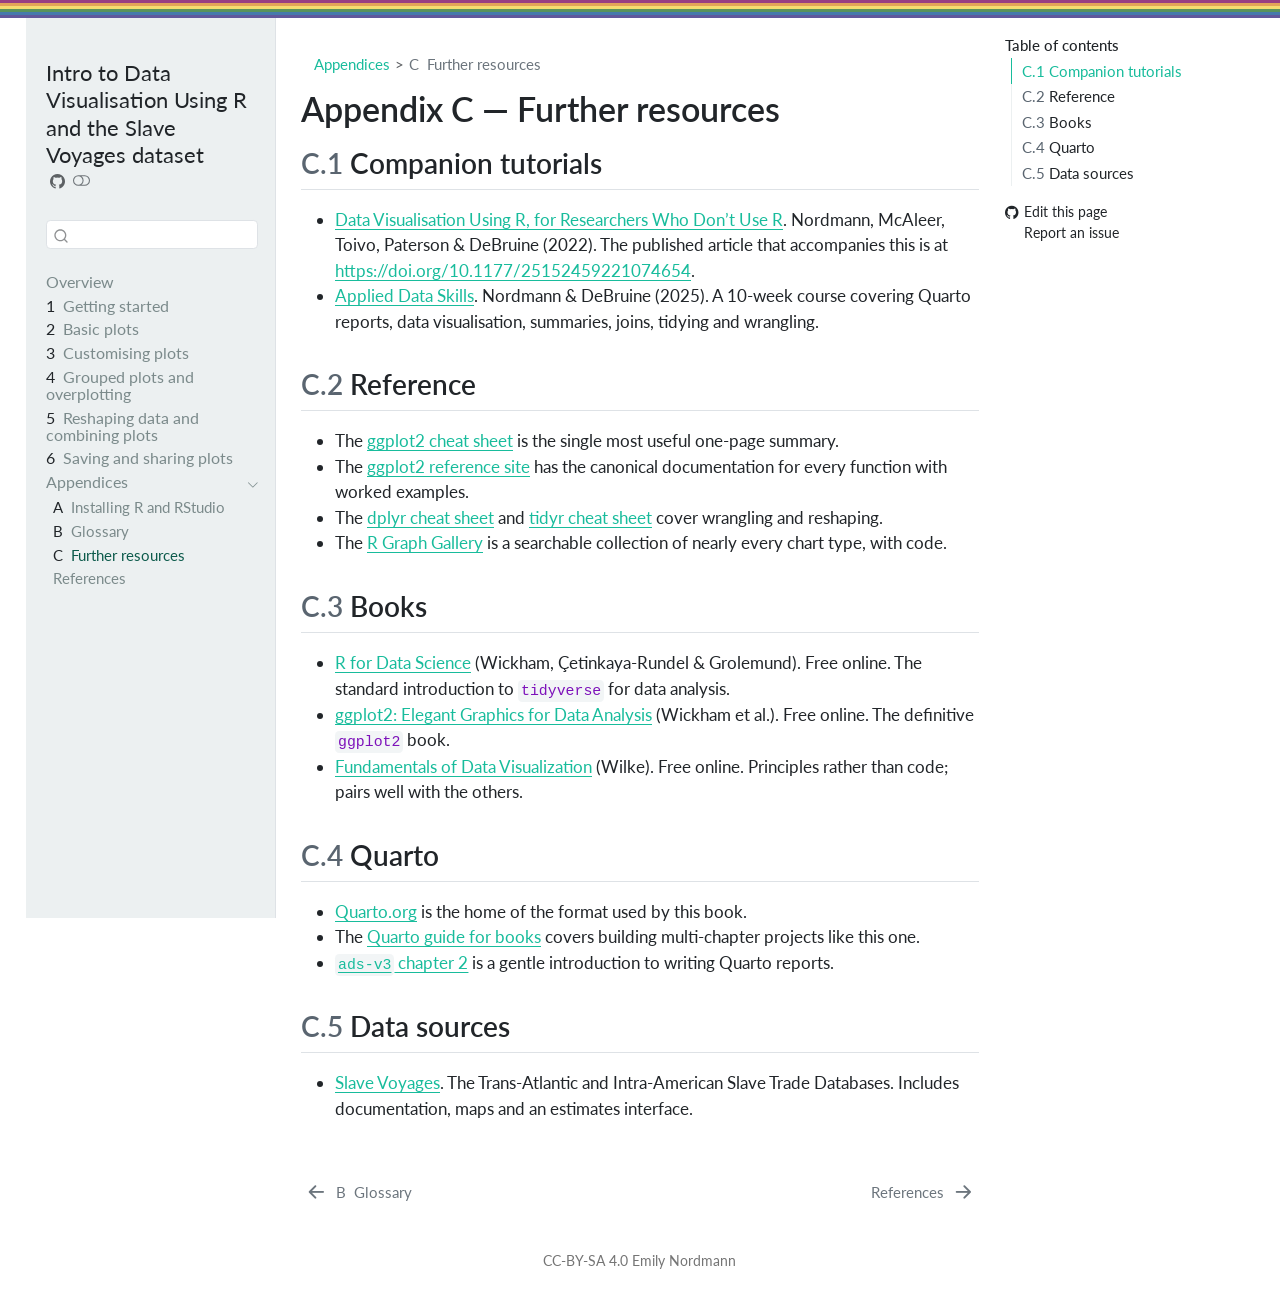
<file: docs/app-resources.html>
<!DOCTYPE html>
<html xmlns="http://www.w3.org/1999/xhtml" lang="en" xml:lang="en"><head>

<meta charset="utf-8">
<meta name="generator" content="quarto-1.8.21">

<meta name="viewport" content="width=device-width, initial-scale=1.0, user-scalable=yes">

<meta name="description" content="A beginner’s guide to ggplot2 and data visualisation, using the Trans-Atlantic Slave Trade Database.">

<title>Appendix C — Further resources – Intro to Data Visualisation Using R and the Slave Voyages dataset</title>
<style>
code{white-space: pre-wrap;}
span.smallcaps{font-variant: small-caps;}
div.columns{display: flex; gap: min(4vw, 1.5em);}
div.column{flex: auto; overflow-x: auto;}
div.hanging-indent{margin-left: 1.5em; text-indent: -1.5em;}
ul.task-list{list-style: none;}
ul.task-list li input[type="checkbox"] {
  width: 0.8em;
  margin: 0 0.8em 0.2em -1em; /* quarto-specific, see https://github.com/quarto-dev/quarto-cli/issues/4556 */ 
  vertical-align: middle;
}
</style>


<script src="site_libs/quarto-nav/quarto-nav.js"></script>
<script src="site_libs/clipboard/clipboard.min.js"></script>
<script src="site_libs/quarto-search/autocomplete.umd.js"></script>
<script src="site_libs/quarto-search/fuse.min.js"></script>
<script src="site_libs/quarto-search/quarto-search.js"></script>
<meta name="quarto:offset" content="./">
<link href="./references.html" rel="next">
<link href="./app-glossary.html" rel="prev">
<link href="./images/logos/logo.png" rel="icon" type="image/png">
<script src="site_libs/quarto-html/quarto.js" type="module"></script>
<script src="site_libs/quarto-html/tabsets/tabsets.js" type="module"></script>
<script src="site_libs/quarto-html/axe/axe-check.js" type="module"></script>
<script src="site_libs/quarto-html/popper.min.js"></script>
<script src="site_libs/quarto-html/tippy.umd.min.js"></script>
<script src="site_libs/quarto-html/anchor.min.js"></script>
<link href="site_libs/quarto-html/tippy.css" rel="stylesheet">
<link href="site_libs/quarto-html/quarto-syntax-highlighting-bef06593271c35acc66b6cdfb882565b.css" rel="stylesheet" class="quarto-color-scheme" id="quarto-text-highlighting-styles">
<link href="site_libs/quarto-html/quarto-syntax-highlighting-dark-ea06de1ba525ceca656e3b09b4cd3316.css" rel="stylesheet" class="quarto-color-scheme quarto-color-alternate" id="quarto-text-highlighting-styles">
<link href="site_libs/quarto-html/quarto-syntax-highlighting-bef06593271c35acc66b6cdfb882565b.css" rel="stylesheet" class="quarto-color-scheme-extra" id="quarto-text-highlighting-styles">
<script src="site_libs/bootstrap/bootstrap.min.js"></script>
<link href="site_libs/bootstrap/bootstrap-icons.css" rel="stylesheet">
<link href="site_libs/bootstrap/bootstrap-bb5d2cf76dd9d8b046063047f144de0c.min.css" rel="stylesheet" append-hash="true" class="quarto-color-scheme" id="quarto-bootstrap" data-mode="light">
<link href="site_libs/bootstrap/bootstrap-dark-c8dd5cd8506132e8ba466e2074c506b4.min.css" rel="stylesheet" append-hash="true" class="quarto-color-scheme quarto-color-alternate" id="quarto-bootstrap" data-mode="dark">
<link href="site_libs/bootstrap/bootstrap-bb5d2cf76dd9d8b046063047f144de0c.min.css" rel="stylesheet" append-hash="true" class="quarto-color-scheme-extra" id="quarto-bootstrap" data-mode="light">
<script id="quarto-search-options" type="application/json">{
  "location": "sidebar",
  "copy-button": false,
  "collapse-after": 3,
  "panel-placement": "start",
  "type": "textbox",
  "limit": 50,
  "keyboard-shortcut": [
    "f",
    "/",
    "s"
  ],
  "show-item-context": false,
  "language": {
    "search-no-results-text": "No results",
    "search-matching-documents-text": "matching documents",
    "search-copy-link-title": "Copy link to search",
    "search-hide-matches-text": "Hide additional matches",
    "search-more-match-text": "more match in this document",
    "search-more-matches-text": "more matches in this document",
    "search-clear-button-title": "Clear",
    "search-text-placeholder": "",
    "search-detached-cancel-button-title": "Cancel",
    "search-submit-button-title": "Submit",
    "search-label": "Search"
  }
}</script>


<link rel="stylesheet" href="https://use.fontawesome.com/releases/v5.13.0/css/all.css">
<link rel="stylesheet" href="include/booktem.css">
<link rel="stylesheet" href="include/webex.css">
<link rel="stylesheet" href="include/glossary.css">
<link rel="stylesheet" href="include/style.css">
</head>

<body class="nav-sidebar floating quarto-light"><script id="quarto-html-before-body" type="application/javascript">
    const toggleBodyColorMode = (bsSheetEl) => {
      const mode = bsSheetEl.getAttribute("data-mode");
      const bodyEl = window.document.querySelector("body");
      if (mode === "dark") {
        bodyEl.classList.add("quarto-dark");
        bodyEl.classList.remove("quarto-light");
      } else {
        bodyEl.classList.add("quarto-light");
        bodyEl.classList.remove("quarto-dark");
      }
    }
    const toggleBodyColorPrimary = () => {
      const bsSheetEl = window.document.querySelector("link#quarto-bootstrap:not([rel=disabled-stylesheet])");
      if (bsSheetEl) {
        toggleBodyColorMode(bsSheetEl);
      }
    }
    const setColorSchemeToggle = (alternate) => {
      const toggles = window.document.querySelectorAll('.quarto-color-scheme-toggle');
      for (let i=0; i < toggles.length; i++) {
        const toggle = toggles[i];
        if (toggle) {
          if (alternate) {
            toggle.classList.add("alternate");
          } else {
            toggle.classList.remove("alternate");
          }
        }
      }
    };
    const toggleColorMode = (alternate) => {
      // Switch the stylesheets
      const primaryStylesheets = window.document.querySelectorAll('link.quarto-color-scheme:not(.quarto-color-alternate)');
      const alternateStylesheets = window.document.querySelectorAll('link.quarto-color-scheme.quarto-color-alternate');
      manageTransitions('#quarto-margin-sidebar .nav-link', false);
      if (alternate) {
        // note: dark is layered on light, we don't disable primary!
        enableStylesheet(alternateStylesheets);
        for (const sheetNode of alternateStylesheets) {
          if (sheetNode.id === "quarto-bootstrap") {
            toggleBodyColorMode(sheetNode);
          }
        }
      } else {
        disableStylesheet(alternateStylesheets);
        enableStylesheet(primaryStylesheets)
        toggleBodyColorPrimary();
      }
      manageTransitions('#quarto-margin-sidebar .nav-link', true);
      // Switch the toggles
      setColorSchemeToggle(alternate)
      // Hack to workaround the fact that safari doesn't
      // properly recolor the scrollbar when toggling (#1455)
      if (navigator.userAgent.indexOf('Safari') > 0 && navigator.userAgent.indexOf('Chrome') == -1) {
        manageTransitions("body", false);
        window.scrollTo(0, 1);
        setTimeout(() => {
          window.scrollTo(0, 0);
          manageTransitions("body", true);
        }, 40);
      }
    }
    const disableStylesheet = (stylesheets) => {
      for (let i=0; i < stylesheets.length; i++) {
        const stylesheet = stylesheets[i];
        stylesheet.rel = 'disabled-stylesheet';
      }
    }
    const enableStylesheet = (stylesheets) => {
      for (let i=0; i < stylesheets.length; i++) {
        const stylesheet = stylesheets[i];
        if(stylesheet.rel !== 'stylesheet') { // for Chrome, which will still FOUC without this check
          stylesheet.rel = 'stylesheet';
        }
      }
    }
    const manageTransitions = (selector, allowTransitions) => {
      const els = window.document.querySelectorAll(selector);
      for (let i=0; i < els.length; i++) {
        const el = els[i];
        if (allowTransitions) {
          el.classList.remove('notransition');
        } else {
          el.classList.add('notransition');
        }
      }
    }
    const isFileUrl = () => {
      return window.location.protocol === 'file:';
    }
    const hasAlternateSentinel = () => {
      let styleSentinel = getColorSchemeSentinel();
      if (styleSentinel !== null) {
        return styleSentinel === "alternate";
      } else {
        return false;
      }
    }
    const setStyleSentinel = (alternate) => {
      const value = alternate ? "alternate" : "default";
      if (!isFileUrl()) {
        window.localStorage.setItem("quarto-color-scheme", value);
      } else {
        localAlternateSentinel = value;
      }
    }
    const getColorSchemeSentinel = () => {
      if (!isFileUrl()) {
        const storageValue = window.localStorage.getItem("quarto-color-scheme");
        return storageValue != null ? storageValue : localAlternateSentinel;
      } else {
        return localAlternateSentinel;
      }
    }
    const toggleGiscusIfUsed = (isAlternate, darkModeDefault) => {
      const baseTheme = document.querySelector('#giscus-base-theme')?.value ?? 'light';
      const alternateTheme = document.querySelector('#giscus-alt-theme')?.value ?? 'dark';
      let newTheme = '';
      if(authorPrefersDark) {
        newTheme = isAlternate ? baseTheme : alternateTheme;
      } else {
        newTheme = isAlternate ? alternateTheme : baseTheme;
      }
      const changeGiscusTheme = () => {
        // From: https://github.com/giscus/giscus/issues/336
        const sendMessage = (message) => {
          const iframe = document.querySelector('iframe.giscus-frame');
          if (!iframe) return;
          iframe.contentWindow.postMessage({ giscus: message }, 'https://giscus.app');
        }
        sendMessage({
          setConfig: {
            theme: newTheme
          }
        });
      }
      const isGiscussLoaded = window.document.querySelector('iframe.giscus-frame') !== null;
      if (isGiscussLoaded) {
        changeGiscusTheme();
      }
    };
    const authorPrefersDark = false;
    const darkModeDefault = authorPrefersDark;
      document.querySelector('link#quarto-text-highlighting-styles.quarto-color-scheme-extra').rel = 'disabled-stylesheet';
      document.querySelector('link#quarto-bootstrap.quarto-color-scheme-extra').rel = 'disabled-stylesheet';
    let localAlternateSentinel = darkModeDefault ? 'alternate' : 'default';
    // Dark / light mode switch
    window.quartoToggleColorScheme = () => {
      // Read the current dark / light value
      let toAlternate = !hasAlternateSentinel();
      toggleColorMode(toAlternate);
      setStyleSentinel(toAlternate);
      toggleGiscusIfUsed(toAlternate, darkModeDefault);
      window.dispatchEvent(new Event('resize'));
    };
    // Switch to dark mode if need be
    if (hasAlternateSentinel()) {
      toggleColorMode(true);
    } else {
      toggleColorMode(false);
    }
  </script>

<div id="quarto-search-results"></div>
  <header id="quarto-header" class="headroom fixed-top">
  <nav class="quarto-secondary-nav">
    <div class="container-fluid d-flex">
      <button type="button" class="quarto-btn-toggle btn" data-bs-toggle="collapse" role="button" data-bs-target=".quarto-sidebar-collapse-item" aria-controls="quarto-sidebar" aria-expanded="false" aria-label="Toggle sidebar navigation" onclick="if (window.quartoToggleHeadroom) { window.quartoToggleHeadroom(); }">
        <i class="bi bi-layout-text-sidebar-reverse"></i>
      </button>
        <nav class="quarto-page-breadcrumbs" aria-label="breadcrumb"><ol class="breadcrumb"><li class="breadcrumb-item"><a href="./app-installing-r.html">Appendices</a></li><li class="breadcrumb-item"><a href="./app-resources.html"><span class="chapter-number">C</span>&nbsp; <span class="chapter-title">Further resources</span></a></li></ol></nav>
        <a class="flex-grow-1" role="navigation" data-bs-toggle="collapse" data-bs-target=".quarto-sidebar-collapse-item" aria-controls="quarto-sidebar" aria-expanded="false" aria-label="Toggle sidebar navigation" onclick="if (window.quartoToggleHeadroom) { window.quartoToggleHeadroom(); }">      
        </a>
      <button type="button" class="btn quarto-search-button" aria-label="Search" onclick="window.quartoOpenSearch();">
        <i class="bi bi-search"></i>
      </button>
    </div>
  </nav>
</header>
<!-- content -->
<div id="quarto-content" class="quarto-container page-columns page-rows-contents page-layout-article">
<!-- sidebar -->
  <nav id="quarto-sidebar" class="sidebar collapse collapse-horizontal quarto-sidebar-collapse-item sidebar-navigation floating overflow-auto">
    <div class="pt-lg-2 mt-2 text-left sidebar-header sidebar-header-stacked">
      <a href="./index.html" class="sidebar-logo-link">
      </a>
    <div class="sidebar-title mb-0 py-0">
      <a href="./">Intro to Data Visualisation Using R and the Slave Voyages dataset</a> 
        <div class="sidebar-tools-main">
    <a href="https://github.com/emilynordmann/slavevoyagedata" title="Source Code" class="quarto-navigation-tool px-1" aria-label="Source Code"><i class="bi bi-github"></i></a>
  <a href="" class="quarto-color-scheme-toggle quarto-navigation-tool  px-1" onclick="window.quartoToggleColorScheme(); return false;" title="Toggle dark mode"><i class="bi"></i></a>
</div>
    </div>
      </div>
        <div class="mt-2 flex-shrink-0 align-items-center">
        <div class="sidebar-search">
        <div id="quarto-search" class="" title="Search"></div>
        </div>
        </div>
    <div class="sidebar-menu-container"> 
    <ul class="list-unstyled mt-1">
        <li class="sidebar-item">
  <div class="sidebar-item-container"> 
  <a href="./index.html" class="sidebar-item-text sidebar-link">
 <span class="menu-text">Overview</span></a>
  </div>
</li>
        <li class="sidebar-item">
  <div class="sidebar-item-container"> 
  <a href="./01-getting-started.html" class="sidebar-item-text sidebar-link">
 <span class="menu-text"><span class="chapter-number">1</span>&nbsp; <span class="chapter-title">Getting started</span></span></a>
  </div>
</li>
        <li class="sidebar-item">
  <div class="sidebar-item-container"> 
  <a href="./02-basic-plots.html" class="sidebar-item-text sidebar-link">
 <span class="menu-text"><span class="chapter-number">2</span>&nbsp; <span class="chapter-title">Basic plots</span></span></a>
  </div>
</li>
        <li class="sidebar-item">
  <div class="sidebar-item-container"> 
  <a href="./03-customising.html" class="sidebar-item-text sidebar-link">
 <span class="menu-text"><span class="chapter-number">3</span>&nbsp; <span class="chapter-title">Customising plots</span></span></a>
  </div>
</li>
        <li class="sidebar-item">
  <div class="sidebar-item-container"> 
  <a href="./04-grouped-plots.html" class="sidebar-item-text sidebar-link">
 <span class="menu-text"><span class="chapter-number">4</span>&nbsp; <span class="chapter-title">Grouped plots and overplotting</span></span></a>
  </div>
</li>
        <li class="sidebar-item">
  <div class="sidebar-item-container"> 
  <a href="./05-reshaping.html" class="sidebar-item-text sidebar-link">
 <span class="menu-text"><span class="chapter-number">5</span>&nbsp; <span class="chapter-title">Reshaping data and combining plots</span></span></a>
  </div>
</li>
        <li class="sidebar-item">
  <div class="sidebar-item-container"> 
  <a href="./06-saving-sharing.html" class="sidebar-item-text sidebar-link">
 <span class="menu-text"><span class="chapter-number">6</span>&nbsp; <span class="chapter-title">Saving and sharing plots</span></span></a>
  </div>
</li>
        <li class="sidebar-item sidebar-item-section">
      <div class="sidebar-item-container"> 
            <a class="sidebar-item-text sidebar-link text-start" data-bs-toggle="collapse" data-bs-target="#quarto-sidebar-section-1" role="navigation" aria-expanded="true">
 <span class="menu-text">Appendices</span></a>
          <a class="sidebar-item-toggle text-start" data-bs-toggle="collapse" data-bs-target="#quarto-sidebar-section-1" role="navigation" aria-expanded="true" aria-label="Toggle section">
            <i class="bi bi-chevron-right ms-2"></i>
          </a> 
      </div>
      <ul id="quarto-sidebar-section-1" class="collapse list-unstyled sidebar-section depth1 show">  
          <li class="sidebar-item">
  <div class="sidebar-item-container"> 
  <a href="./app-installing-r.html" class="sidebar-item-text sidebar-link">
 <span class="menu-text"><span class="chapter-number">A</span>&nbsp; <span class="chapter-title">Installing R and RStudio</span></span></a>
  </div>
</li>
          <li class="sidebar-item">
  <div class="sidebar-item-container"> 
  <a href="./app-glossary.html" class="sidebar-item-text sidebar-link">
 <span class="menu-text"><span class="chapter-number">B</span>&nbsp; <span class="chapter-title">Glossary</span></span></a>
  </div>
</li>
          <li class="sidebar-item">
  <div class="sidebar-item-container"> 
  <a href="./app-resources.html" class="sidebar-item-text sidebar-link active">
 <span class="menu-text"><span class="chapter-number">C</span>&nbsp; <span class="chapter-title">Further resources</span></span></a>
  </div>
</li>
          <li class="sidebar-item">
  <div class="sidebar-item-container"> 
  <a href="./references.html" class="sidebar-item-text sidebar-link">
 <span class="menu-text">References</span></a>
  </div>
</li>
      </ul>
  </li>
    </ul>
    </div>
</nav>
<div id="quarto-sidebar-glass" class="quarto-sidebar-collapse-item" data-bs-toggle="collapse" data-bs-target=".quarto-sidebar-collapse-item"></div>
<!-- margin-sidebar -->
    <div id="quarto-margin-sidebar" class="sidebar margin-sidebar">
        <nav id="TOC" role="doc-toc" class="toc-active">
    <h2 id="toc-title">Table of contents</h2>
   
  <ul>
  <li><a href="#companion-tutorials" id="toc-companion-tutorials" class="nav-link active" data-scroll-target="#companion-tutorials"><span class="header-section-number">C.1</span> Companion tutorials</a></li>
  <li><a href="#reference" id="toc-reference" class="nav-link" data-scroll-target="#reference"><span class="header-section-number">C.2</span> Reference</a></li>
  <li><a href="#books" id="toc-books" class="nav-link" data-scroll-target="#books"><span class="header-section-number">C.3</span> Books</a></li>
  <li><a href="#quarto" id="toc-quarto" class="nav-link" data-scroll-target="#quarto"><span class="header-section-number">C.4</span> Quarto</a></li>
  <li><a href="#data-sources" id="toc-data-sources" class="nav-link" data-scroll-target="#data-sources"><span class="header-section-number">C.5</span> Data sources</a></li>
  </ul>
<div class="toc-actions"><ul><li><a href="https://github.com/emilynordmann/slavevoyagedata/edit/main/app-resources.qmd" class="toc-action"><i class="bi bi-github"></i>Edit this page</a></li><li><a href="https://github.com/emilynordmann/slavevoyagedata/issues/new" class="toc-action"><i class="bi empty"></i>Report an issue</a></li></ul></div></nav>
    </div>
<!-- main -->
<main class="content" id="quarto-document-content">


<header id="title-block-header" class="quarto-title-block default"><nav class="quarto-page-breadcrumbs quarto-title-breadcrumbs d-none d-lg-block" aria-label="breadcrumb"><ol class="breadcrumb"><li class="breadcrumb-item"><a href="./app-installing-r.html">Appendices</a></li><li class="breadcrumb-item"><a href="./app-resources.html"><span class="chapter-number">C</span>&nbsp; <span class="chapter-title">Further resources</span></a></li></ol></nav>
<div class="quarto-title">
<h1 class="title"><span id="sec-resources" class="quarto-section-identifier">Appendix C — Further resources</span></h1>
</div>



<div class="quarto-title-meta">

    
  
    
  </div>
  


</header>


<section id="companion-tutorials" class="level2" data-number="C.1">
<h2 data-number="C.1" class="anchored" data-anchor-id="companion-tutorials"><span class="header-section-number">C.1</span> Companion tutorials</h2>
<ul>
<li><a href="https://psyteachr.github.io/introdataviz/">Data Visualisation Using R, for Researchers Who Don’t Use R</a>. Nordmann, McAleer, Toivo, Paterson &amp; DeBruine (2022). The published article that accompanies this is at <a href="https://doi.org/10.1177/25152459221074654" class="uri">https://doi.org/10.1177/25152459221074654</a>.</li>
<li><a href="https://psyteachr.github.io/ads-v3/">Applied Data Skills</a>. Nordmann &amp; DeBruine (2025). A 10-week course covering Quarto reports, data visualisation, summaries, joins, tidying and wrangling.</li>
</ul>
</section>
<section id="reference" class="level2" data-number="C.2">
<h2 data-number="C.2" class="anchored" data-anchor-id="reference"><span class="header-section-number">C.2</span> Reference</h2>
<ul>
<li>The <a href="https://rstudio.github.io/cheatsheets/html/data-visualization.html">ggplot2 cheat sheet</a> is the single most useful one-page summary.</li>
<li>The <a href="https://ggplot2.tidyverse.org/reference/index.html">ggplot2 reference site</a> has the canonical documentation for every function with worked examples.</li>
<li>The <a href="https://rstudio.github.io/cheatsheets/html/data-transformation.html">dplyr cheat sheet</a> and <a href="https://rstudio.github.io/cheatsheets/html/data-import.html">tidyr cheat sheet</a> cover wrangling and reshaping.</li>
<li>The <a href="https://r-graph-gallery.com/">R Graph Gallery</a> is a searchable collection of nearly every chart type, with code.</li>
</ul>
</section>
<section id="books" class="level2" data-number="C.3">
<h2 data-number="C.3" class="anchored" data-anchor-id="books"><span class="header-section-number">C.3</span> Books</h2>
<ul>
<li><a href="https://r4ds.hadley.nz/">R for Data Science</a> (Wickham, Çetinkaya-Rundel &amp; Grolemund). Free online. The standard introduction to <code>tidyverse</code> for data analysis.</li>
<li><a href="https://ggplot2-book.org/">ggplot2: Elegant Graphics for Data Analysis</a> (Wickham et al.). Free online. The definitive <code>ggplot2</code> book.</li>
<li><a href="https://clauswilke.com/dataviz/">Fundamentals of Data Visualization</a> (Wilke). Free online. Principles rather than code; pairs well with the others.</li>
</ul>
</section>
<section id="quarto" class="level2" data-number="C.4">
<h2 data-number="C.4" class="anchored" data-anchor-id="quarto"><span class="header-section-number">C.4</span> Quarto</h2>
<ul>
<li><a href="https://quarto.org/">Quarto.org</a> is the home of the format used by this book.</li>
<li>The <a href="https://quarto.org/docs/books/">Quarto guide for books</a> covers building multi-chapter projects like this one.</li>
<li><a href="https://psyteachr.github.io/ads-v3/02-reports.html"><code>ads-v3</code> chapter 2</a> is a gentle introduction to writing Quarto reports.</li>
</ul>
</section>
<section id="data-sources" class="level2" data-number="C.5">
<h2 data-number="C.5" class="anchored" data-anchor-id="data-sources"><span class="header-section-number">C.5</span> Data sources</h2>
<ul>
<li><a href="https://www.slavevoyages.org/">Slave Voyages</a>. The Trans-Atlantic and Intra-American Slave Trade Databases. Includes documentation, maps and an estimates interface.</li>
</ul>


</section>

</main> <!-- /main -->
<script>

/* update total correct if #webex-total_correct exists */
update_total_correct = function() {
  console.log("webex: update total_correct");

  var t = document.getElementsByClassName("webex-total_correct");
  for (var i = 0; i < t.length; i++) {
    p = t[i].parentElement;
    var correct = p.getElementsByClassName("webex-correct").length;
    var solvemes = p.getElementsByClassName("webex-solveme").length;
    var radiogroups = p.getElementsByClassName("webex-radiogroup").length;
    var selects = p.getElementsByClassName("webex-select").length;

    t[i].innerHTML = correct + " of " + (solvemes + radiogroups + selects) + " correct";
  }
}

/* webex-solution button toggling function */
b_func = function() {
  console.log("webex: toggle hide");

  var cl = this.parentElement.classList;
  if (cl.contains('open')) {
    cl.remove("open");
  } else {
    cl.add("open");
  }
}

/* check answers */
check_func = function() {
  console.log("webex: check answers");

  var cl = this.parentElement.classList;
  if (cl.contains('unchecked')) {
    cl.remove("unchecked");
    this.innerHTML = "Hide Answers";
  } else {
    cl.add("unchecked");
    this.innerHTML = "Show Answers";
  }
}

/* function for checking solveme answers */
solveme_func = function(e) {
  console.log("webex: check solveme");

  var real_answers = JSON.parse(this.dataset.answer);
  var my_answer = this.value;
  var cl = this.classList;
  if (cl.contains("ignorecase")) {
    my_answer = my_answer.toLowerCase();
  }
  if (cl.contains("nospaces")) {
    my_answer = my_answer.replace(/ /g, "")
  }

  if (my_answer == "") {
    cl.remove("webex-correct");
    cl.remove("webex-incorrect");
  } else if (real_answers.includes(my_answer)) {
    cl.add("webex-correct");
    cl.remove("webex-incorrect");
  } else {
    cl.add("webex-incorrect");
    cl.remove("webex-correct");
  }

  // match numeric answers within a specified tolerance
  if(this.dataset.tol > 0){
    var tol = JSON.parse(this.dataset.tol);
    var matches = real_answers.map(x => Math.abs(x - my_answer) < tol)
    if (matches.reduce((a, b) => a + b, 0) > 0) {
      cl.add("webex-correct");
    } else {
      cl.remove("webex-correct");
    }
  }

  // added regex bit
  if (cl.contains("regex")){
    answer_regex = RegExp(real_answers.join("|"))
    if (answer_regex.test(my_answer)) {
      cl.add("webex-correct");
    }
  }

  update_total_correct();
}

/* function for checking select answers */
select_func = function(e) {
  console.log("webex: check select");

  var cl = this.classList

  /* add style */
  cl.remove("webex-incorrect");
  cl.remove("webex-correct");
  if (this.value == "answer") {
    cl.add("webex-correct");
  } else if (this.value != "blank") {
    cl.add("webex-incorrect");
  }

  update_total_correct();
}

/* function for checking radiogroups answers */
radiogroups_func = function(e) {
  console.log("webex: check radiogroups");

  var checked_button = document.querySelector('input[name=' + this.id + ']:checked');
  var cl = checked_button.parentElement.classList;
  var labels = checked_button.parentElement.parentElement.children;

  /* get rid of styles */
  for (i = 0; i < labels.length; i++) {
    labels[i].classList.remove("webex-incorrect");
    labels[i].classList.remove("webex-correct");
  }

  /* add style */
  if (checked_button.value == "answer") {
    cl.add("webex-correct");
  } else {
    cl.add("webex-incorrect");
  }

  update_total_correct();
}

window.onload = function() {
  console.log("webex onload");
  /* set up solution buttons */
  var buttons = document.getElementsByTagName("button");

  for (var i = 0; i < buttons.length; i++) {
    if (buttons[i].parentElement.classList.contains('webex-solution')) {
      buttons[i].onclick = b_func;
    }
  }

  var check_sections = document.getElementsByClassName("webex-check");
  console.log("check:", check_sections.length);
  for (var i = 0; i < check_sections.length; i++) {
    check_sections[i].classList.add("unchecked");

    let btn = document.createElement("button");
    btn.innerHTML = "Show Answers";
    btn.classList.add("webex-check-button");
    btn.onclick = check_func;
    check_sections[i].appendChild(btn);

    let spn = document.createElement("span");
    spn.classList.add("webex-total_correct");
    check_sections[i].appendChild(spn);
  }

  /* set up webex-solveme inputs */
  var solveme = document.getElementsByClassName("webex-solveme");

  for (var i = 0; i < solveme.length; i++) {
    /* make sure input boxes don't auto-anything */
    solveme[i].setAttribute("autocomplete","off");
    solveme[i].setAttribute("autocorrect", "off");
    solveme[i].setAttribute("autocapitalize", "off");
    solveme[i].setAttribute("spellcheck", "false");
    solveme[i].value = "";

    /* adjust answer for ignorecase or nospaces */
    var cl = solveme[i].classList;
    var real_answer = solveme[i].dataset.answer;
    if (cl.contains("ignorecase")) {
      real_answer = real_answer.toLowerCase();
    }
    if (cl.contains("nospaces")) {
      real_answer = real_answer.replace(/ /g, "");
    }
    solveme[i].dataset.answer = real_answer;

    /* attach checking function */
    solveme[i].onkeyup = solveme_func;
    solveme[i].onchange = solveme_func;

    solveme[i].insertAdjacentHTML("afterend", " <span class='webex-icon'></span>")
  }

  /* set up radiogroups */
  var radiogroups = document.getElementsByClassName("webex-radiogroup");
  for (var i = 0; i < radiogroups.length; i++) {
    radiogroups[i].onchange = radiogroups_func;
  }

  /* set up selects */
  var selects = document.getElementsByClassName("webex-select");
  for (var i = 0; i < selects.length; i++) {
    selects[i].onchange = select_func;
    selects[i].insertAdjacentHTML("afterend", " <span class='webex-icon'></span>")
  }

  update_total_correct();
}

</script>
<script>
// open rdrr links externally ----

var exlinks = document.querySelectorAll("a[href^='https://rdrr.io']");
var exlink_func = function(){
  window.open(this.href);
  return false;
};
for (var i = 0; i < exlinks.length; i++) {
    exlinks[i].addEventListener('click', exlink_func, false);
}

// visible second sidebar in mobile ----

function move_sidebar() {
  var toc = document.getElementById("TOC");
  var small_sidebar = document.querySelector("#quarto-sidebar .sidebar-menu-container");
  var right_sidebar = document.getElementById("quarto-margin-sidebar");

  if (window.innerWidth < 768) {
    small_sidebar.append(toc);
  } else {
    right_sidebar.append(toc);
  }
}
move_sidebar();
window.onresize = move_sidebar;
</script>
<div class="psyteachr_footer">
  
</div>
<script id="quarto-html-after-body" type="application/javascript">
  window.document.addEventListener("DOMContentLoaded", function (event) {
    // Ensure there is a toggle, if there isn't float one in the top right
    if (window.document.querySelector('.quarto-color-scheme-toggle') === null) {
      const a = window.document.createElement('a');
      a.classList.add('top-right');
      a.classList.add('quarto-color-scheme-toggle');
      a.href = "";
      a.onclick = function() { try { window.quartoToggleColorScheme(); } catch {} return false; };
      const i = window.document.createElement("i");
      i.classList.add('bi');
      a.appendChild(i);
      window.document.body.appendChild(a);
    }
    setColorSchemeToggle(hasAlternateSentinel())
    const icon = "";
    const anchorJS = new window.AnchorJS();
    anchorJS.options = {
      placement: 'right',
      icon: icon
    };
    anchorJS.add('.anchored');
    const isCodeAnnotation = (el) => {
      for (const clz of el.classList) {
        if (clz.startsWith('code-annotation-')) {                     
          return true;
        }
      }
      return false;
    }
    const onCopySuccess = function(e) {
      // button target
      const button = e.trigger;
      // don't keep focus
      button.blur();
      // flash "checked"
      button.classList.add('code-copy-button-checked');
      var currentTitle = button.getAttribute("title");
      button.setAttribute("title", "Copied!");
      let tooltip;
      if (window.bootstrap) {
        button.setAttribute("data-bs-toggle", "tooltip");
        button.setAttribute("data-bs-placement", "left");
        button.setAttribute("data-bs-title", "Copied!");
        tooltip = new bootstrap.Tooltip(button, 
          { trigger: "manual", 
            customClass: "code-copy-button-tooltip",
            offset: [0, -8]});
        tooltip.show();    
      }
      setTimeout(function() {
        if (tooltip) {
          tooltip.hide();
          button.removeAttribute("data-bs-title");
          button.removeAttribute("data-bs-toggle");
          button.removeAttribute("data-bs-placement");
        }
        button.setAttribute("title", currentTitle);
        button.classList.remove('code-copy-button-checked');
      }, 1000);
      // clear code selection
      e.clearSelection();
    }
    const getTextToCopy = function(trigger) {
        const codeEl = trigger.previousElementSibling.cloneNode(true);
        for (const childEl of codeEl.children) {
          if (isCodeAnnotation(childEl)) {
            childEl.remove();
          }
        }
        return codeEl.innerText;
    }
    const clipboard = new window.ClipboardJS('.code-copy-button:not([data-in-quarto-modal])', {
      text: getTextToCopy
    });
    clipboard.on('success', onCopySuccess);
    if (window.document.getElementById('quarto-embedded-source-code-modal')) {
      const clipboardModal = new window.ClipboardJS('.code-copy-button[data-in-quarto-modal]', {
        text: getTextToCopy,
        container: window.document.getElementById('quarto-embedded-source-code-modal')
      });
      clipboardModal.on('success', onCopySuccess);
    }
      var localhostRegex = new RegExp(/^(?:http|https):\/\/localhost\:?[0-9]*\//);
      var mailtoRegex = new RegExp(/^mailto:/);
        var filterRegex = new RegExp('/' + window.location.host + '/');
      var isInternal = (href) => {
          return filterRegex.test(href) || localhostRegex.test(href) || mailtoRegex.test(href);
      }
      // Inspect non-navigation links and adorn them if external
     var links = window.document.querySelectorAll('a[href]:not(.nav-link):not(.navbar-brand):not(.toc-action):not(.sidebar-link):not(.sidebar-item-toggle):not(.pagination-link):not(.no-external):not([aria-hidden]):not(.dropdown-item):not(.quarto-navigation-tool):not(.about-link)');
      for (var i=0; i<links.length; i++) {
        const link = links[i];
        if (!isInternal(link.href)) {
          // undo the damage that might have been done by quarto-nav.js in the case of
          // links that we want to consider external
          if (link.dataset.originalHref !== undefined) {
            link.href = link.dataset.originalHref;
          }
        }
      }
    function tippyHover(el, contentFn, onTriggerFn, onUntriggerFn) {
      const config = {
        allowHTML: true,
        maxWidth: 500,
        delay: 100,
        arrow: false,
        appendTo: function(el) {
            return el.parentElement;
        },
        interactive: true,
        interactiveBorder: 10,
        theme: 'quarto',
        placement: 'bottom-start',
      };
      if (contentFn) {
        config.content = contentFn;
      }
      if (onTriggerFn) {
        config.onTrigger = onTriggerFn;
      }
      if (onUntriggerFn) {
        config.onUntrigger = onUntriggerFn;
      }
      window.tippy(el, config); 
    }
    const noterefs = window.document.querySelectorAll('a[role="doc-noteref"]');
    for (var i=0; i<noterefs.length; i++) {
      const ref = noterefs[i];
      tippyHover(ref, function() {
        // use id or data attribute instead here
        let href = ref.getAttribute('data-footnote-href') || ref.getAttribute('href');
        try { href = new URL(href).hash; } catch {}
        const id = href.replace(/^#\/?/, "");
        const note = window.document.getElementById(id);
        if (note) {
          return note.innerHTML;
        } else {
          return "";
        }
      });
    }
    const xrefs = window.document.querySelectorAll('a.quarto-xref');
    const processXRef = (id, note) => {
      // Strip column container classes
      const stripColumnClz = (el) => {
        el.classList.remove("page-full", "page-columns");
        if (el.children) {
          for (const child of el.children) {
            stripColumnClz(child);
          }
        }
      }
      stripColumnClz(note)
      if (id === null || id.startsWith('sec-')) {
        // Special case sections, only their first couple elements
        const container = document.createElement("div");
        if (note.children && note.children.length > 2) {
          container.appendChild(note.children[0].cloneNode(true));
          for (let i = 1; i < note.children.length; i++) {
            const child = note.children[i];
            if (child.tagName === "P" && child.innerText === "") {
              continue;
            } else {
              container.appendChild(child.cloneNode(true));
              break;
            }
          }
          if (window.Quarto?.typesetMath) {
            window.Quarto.typesetMath(container);
          }
          return container.innerHTML
        } else {
          if (window.Quarto?.typesetMath) {
            window.Quarto.typesetMath(note);
          }
          return note.innerHTML;
        }
      } else {
        // Remove any anchor links if they are present
        const anchorLink = note.querySelector('a.anchorjs-link');
        if (anchorLink) {
          anchorLink.remove();
        }
        if (window.Quarto?.typesetMath) {
          window.Quarto.typesetMath(note);
        }
        if (note.classList.contains("callout")) {
          return note.outerHTML;
        } else {
          return note.innerHTML;
        }
      }
    }
    for (var i=0; i<xrefs.length; i++) {
      const xref = xrefs[i];
      tippyHover(xref, undefined, function(instance) {
        instance.disable();
        let url = xref.getAttribute('href');
        let hash = undefined; 
        if (url.startsWith('#')) {
          hash = url;
        } else {
          try { hash = new URL(url).hash; } catch {}
        }
        if (hash) {
          const id = hash.replace(/^#\/?/, "");
          const note = window.document.getElementById(id);
          if (note !== null) {
            try {
              const html = processXRef(id, note.cloneNode(true));
              instance.setContent(html);
            } finally {
              instance.enable();
              instance.show();
            }
          } else {
            // See if we can fetch this
            fetch(url.split('#')[0])
            .then(res => res.text())
            .then(html => {
              const parser = new DOMParser();
              const htmlDoc = parser.parseFromString(html, "text/html");
              const note = htmlDoc.getElementById(id);
              if (note !== null) {
                const html = processXRef(id, note);
                instance.setContent(html);
              } 
            }).finally(() => {
              instance.enable();
              instance.show();
            });
          }
        } else {
          // See if we can fetch a full url (with no hash to target)
          // This is a special case and we should probably do some content thinning / targeting
          fetch(url)
          .then(res => res.text())
          .then(html => {
            const parser = new DOMParser();
            const htmlDoc = parser.parseFromString(html, "text/html");
            const note = htmlDoc.querySelector('main.content');
            if (note !== null) {
              // This should only happen for chapter cross references
              // (since there is no id in the URL)
              // remove the first header
              if (note.children.length > 0 && note.children[0].tagName === "HEADER") {
                note.children[0].remove();
              }
              const html = processXRef(null, note);
              instance.setContent(html);
            } 
          }).finally(() => {
            instance.enable();
            instance.show();
          });
        }
      }, function(instance) {
      });
    }
        let selectedAnnoteEl;
        const selectorForAnnotation = ( cell, annotation) => {
          let cellAttr = 'data-code-cell="' + cell + '"';
          let lineAttr = 'data-code-annotation="' +  annotation + '"';
          const selector = 'span[' + cellAttr + '][' + lineAttr + ']';
          return selector;
        }
        const selectCodeLines = (annoteEl) => {
          const doc = window.document;
          const targetCell = annoteEl.getAttribute("data-target-cell");
          const targetAnnotation = annoteEl.getAttribute("data-target-annotation");
          const annoteSpan = window.document.querySelector(selectorForAnnotation(targetCell, targetAnnotation));
          const lines = annoteSpan.getAttribute("data-code-lines").split(",");
          const lineIds = lines.map((line) => {
            return targetCell + "-" + line;
          })
          let top = null;
          let height = null;
          let parent = null;
          if (lineIds.length > 0) {
              //compute the position of the single el (top and bottom and make a div)
              const el = window.document.getElementById(lineIds[0]);
              top = el.offsetTop;
              height = el.offsetHeight;
              parent = el.parentElement.parentElement;
            if (lineIds.length > 1) {
              const lastEl = window.document.getElementById(lineIds[lineIds.length - 1]);
              const bottom = lastEl.offsetTop + lastEl.offsetHeight;
              height = bottom - top;
            }
            if (top !== null && height !== null && parent !== null) {
              // cook up a div (if necessary) and position it 
              let div = window.document.getElementById("code-annotation-line-highlight");
              if (div === null) {
                div = window.document.createElement("div");
                div.setAttribute("id", "code-annotation-line-highlight");
                div.style.position = 'absolute';
                parent.appendChild(div);
              }
              div.style.top = top - 2 + "px";
              div.style.height = height + 4 + "px";
              div.style.left = 0;
              let gutterDiv = window.document.getElementById("code-annotation-line-highlight-gutter");
              if (gutterDiv === null) {
                gutterDiv = window.document.createElement("div");
                gutterDiv.setAttribute("id", "code-annotation-line-highlight-gutter");
                gutterDiv.style.position = 'absolute';
                const codeCell = window.document.getElementById(targetCell);
                const gutter = codeCell.querySelector('.code-annotation-gutter');
                gutter.appendChild(gutterDiv);
              }
              gutterDiv.style.top = top - 2 + "px";
              gutterDiv.style.height = height + 4 + "px";
            }
            selectedAnnoteEl = annoteEl;
          }
        };
        const unselectCodeLines = () => {
          const elementsIds = ["code-annotation-line-highlight", "code-annotation-line-highlight-gutter"];
          elementsIds.forEach((elId) => {
            const div = window.document.getElementById(elId);
            if (div) {
              div.remove();
            }
          });
          selectedAnnoteEl = undefined;
        };
          // Handle positioning of the toggle
      window.addEventListener(
        "resize",
        throttle(() => {
          elRect = undefined;
          if (selectedAnnoteEl) {
            selectCodeLines(selectedAnnoteEl);
          }
        }, 10)
      );
      function throttle(fn, ms) {
      let throttle = false;
      let timer;
        return (...args) => {
          if(!throttle) { // first call gets through
              fn.apply(this, args);
              throttle = true;
          } else { // all the others get throttled
              if(timer) clearTimeout(timer); // cancel #2
              timer = setTimeout(() => {
                fn.apply(this, args);
                timer = throttle = false;
              }, ms);
          }
        };
      }
        // Attach click handler to the DT
        const annoteDls = window.document.querySelectorAll('dt[data-target-cell]');
        for (const annoteDlNode of annoteDls) {
          annoteDlNode.addEventListener('click', (event) => {
            const clickedEl = event.target;
            if (clickedEl !== selectedAnnoteEl) {
              unselectCodeLines();
              const activeEl = window.document.querySelector('dt[data-target-cell].code-annotation-active');
              if (activeEl) {
                activeEl.classList.remove('code-annotation-active');
              }
              selectCodeLines(clickedEl);
              clickedEl.classList.add('code-annotation-active');
            } else {
              // Unselect the line
              unselectCodeLines();
              clickedEl.classList.remove('code-annotation-active');
            }
          });
        }
    const findCites = (el) => {
      const parentEl = el.parentElement;
      if (parentEl) {
        const cites = parentEl.dataset.cites;
        if (cites) {
          return {
            el,
            cites: cites.split(' ')
          };
        } else {
          return findCites(el.parentElement)
        }
      } else {
        return undefined;
      }
    };
    var bibliorefs = window.document.querySelectorAll('a[role="doc-biblioref"]');
    for (var i=0; i<bibliorefs.length; i++) {
      const ref = bibliorefs[i];
      const citeInfo = findCites(ref);
      if (citeInfo) {
        tippyHover(citeInfo.el, function() {
          var popup = window.document.createElement('div');
          citeInfo.cites.forEach(function(cite) {
            var citeDiv = window.document.createElement('div');
            citeDiv.classList.add('hanging-indent');
            citeDiv.classList.add('csl-entry');
            var biblioDiv = window.document.getElementById('ref-' + cite);
            if (biblioDiv) {
              citeDiv.innerHTML = biblioDiv.innerHTML;
            }
            popup.appendChild(citeDiv);
          });
          return popup.innerHTML;
        });
      }
    }
  });
  </script>
<nav class="page-navigation">
  <div class="nav-page nav-page-previous">
      <a href="./app-glossary.html" class="pagination-link" aria-label="Glossary">
        <i class="bi bi-arrow-left-short"></i> <span class="nav-page-text"><span class="chapter-number">B</span>&nbsp; <span class="chapter-title">Glossary</span></span>
      </a>          
  </div>
  <div class="nav-page nav-page-next">
      <a href="./references.html" class="pagination-link" aria-label="References">
        <span class="nav-page-text">References</span> <i class="bi bi-arrow-right-short"></i>
      </a>
  </div>
</nav>
</div> <!-- /content -->
<footer class="footer">
  <div class="nav-footer">
    <div class="nav-footer-left">
      &nbsp;
    </div>   
    <div class="nav-footer-center">
<p>CC-BY-SA 4.0 Emily Nordmann</p>
<div class="toc-actions d-sm-block d-md-none"><ul><li><a href="https://github.com/emilynordmann/slavevoyagedata/edit/main/app-resources.qmd" class="toc-action"><i class="bi bi-github"></i>Edit this page</a></li><li><a href="https://github.com/emilynordmann/slavevoyagedata/issues/new" class="toc-action"><i class="bi empty"></i>Report an issue</a></li></ul></div></div>
    <div class="nav-footer-right">
      &nbsp;
    </div>
  </div>
</footer>




</body></html>
</file>
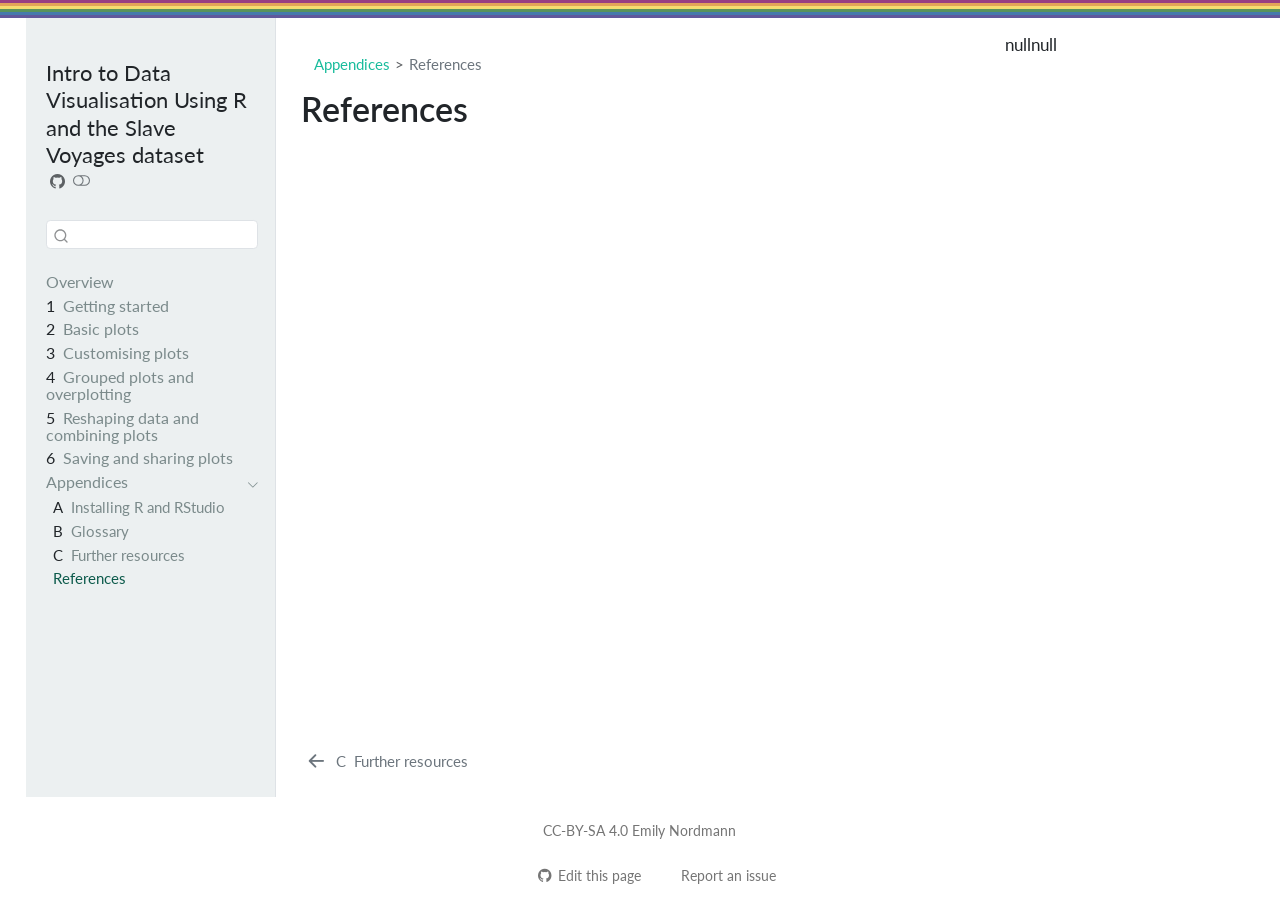
<file: docs/references.html>
<!DOCTYPE html>
<html xmlns="http://www.w3.org/1999/xhtml" lang="en" xml:lang="en"><head>

<meta charset="utf-8">
<meta name="generator" content="quarto-1.8.21">

<meta name="viewport" content="width=device-width, initial-scale=1.0, user-scalable=yes">

<meta name="description" content="A beginner’s guide to ggplot2 and data visualisation, using the Trans-Atlantic Slave Trade Database.">

<title>References – Intro to Data Visualisation Using R and the Slave Voyages dataset</title>
<style>
code{white-space: pre-wrap;}
span.smallcaps{font-variant: small-caps;}
div.columns{display: flex; gap: min(4vw, 1.5em);}
div.column{flex: auto; overflow-x: auto;}
div.hanging-indent{margin-left: 1.5em; text-indent: -1.5em;}
ul.task-list{list-style: none;}
ul.task-list li input[type="checkbox"] {
  width: 0.8em;
  margin: 0 0.8em 0.2em -1em; /* quarto-specific, see https://github.com/quarto-dev/quarto-cli/issues/4556 */ 
  vertical-align: middle;
}
/* CSS for citations */
div.csl-bib-body { }
div.csl-entry {
  clear: both;
}
.hanging-indent div.csl-entry {
  margin-left:2em;
  text-indent:-2em;
}
div.csl-left-margin {
  min-width:2em;
  float:left;
}
div.csl-right-inline {
  margin-left:2em;
  padding-left:1em;
}
div.csl-indent {
  margin-left: 2em;
}</style>


<script src="site_libs/quarto-nav/quarto-nav.js"></script>
<script src="site_libs/clipboard/clipboard.min.js"></script>
<script src="site_libs/quarto-search/autocomplete.umd.js"></script>
<script src="site_libs/quarto-search/fuse.min.js"></script>
<script src="site_libs/quarto-search/quarto-search.js"></script>
<meta name="quarto:offset" content="./">
<link href="./app-resources.html" rel="prev">
<link href="./images/logos/logo.png" rel="icon" type="image/png">
<script src="site_libs/quarto-html/quarto.js" type="module"></script>
<script src="site_libs/quarto-html/tabsets/tabsets.js" type="module"></script>
<script src="site_libs/quarto-html/axe/axe-check.js" type="module"></script>
<script src="site_libs/quarto-html/popper.min.js"></script>
<script src="site_libs/quarto-html/tippy.umd.min.js"></script>
<script src="site_libs/quarto-html/anchor.min.js"></script>
<link href="site_libs/quarto-html/tippy.css" rel="stylesheet">
<link href="site_libs/quarto-html/quarto-syntax-highlighting-bef06593271c35acc66b6cdfb882565b.css" rel="stylesheet" class="quarto-color-scheme" id="quarto-text-highlighting-styles">
<link href="site_libs/quarto-html/quarto-syntax-highlighting-dark-ea06de1ba525ceca656e3b09b4cd3316.css" rel="stylesheet" class="quarto-color-scheme quarto-color-alternate" id="quarto-text-highlighting-styles">
<link href="site_libs/quarto-html/quarto-syntax-highlighting-bef06593271c35acc66b6cdfb882565b.css" rel="stylesheet" class="quarto-color-scheme-extra" id="quarto-text-highlighting-styles">
<script src="site_libs/bootstrap/bootstrap.min.js"></script>
<link href="site_libs/bootstrap/bootstrap-icons.css" rel="stylesheet">
<link href="site_libs/bootstrap/bootstrap-bb5d2cf76dd9d8b046063047f144de0c.min.css" rel="stylesheet" append-hash="true" class="quarto-color-scheme" id="quarto-bootstrap" data-mode="light">
<link href="site_libs/bootstrap/bootstrap-dark-c8dd5cd8506132e8ba466e2074c506b4.min.css" rel="stylesheet" append-hash="true" class="quarto-color-scheme quarto-color-alternate" id="quarto-bootstrap" data-mode="dark">
<link href="site_libs/bootstrap/bootstrap-bb5d2cf76dd9d8b046063047f144de0c.min.css" rel="stylesheet" append-hash="true" class="quarto-color-scheme-extra" id="quarto-bootstrap" data-mode="light">
<script id="quarto-search-options" type="application/json">{
  "location": "sidebar",
  "copy-button": false,
  "collapse-after": 3,
  "panel-placement": "start",
  "type": "textbox",
  "limit": 50,
  "keyboard-shortcut": [
    "f",
    "/",
    "s"
  ],
  "show-item-context": false,
  "language": {
    "search-no-results-text": "No results",
    "search-matching-documents-text": "matching documents",
    "search-copy-link-title": "Copy link to search",
    "search-hide-matches-text": "Hide additional matches",
    "search-more-match-text": "more match in this document",
    "search-more-matches-text": "more matches in this document",
    "search-clear-button-title": "Clear",
    "search-text-placeholder": "",
    "search-detached-cancel-button-title": "Cancel",
    "search-submit-button-title": "Submit",
    "search-label": "Search"
  }
}</script>


<link rel="stylesheet" href="https://use.fontawesome.com/releases/v5.13.0/css/all.css">
<link rel="stylesheet" href="include/booktem.css">
<link rel="stylesheet" href="include/webex.css">
<link rel="stylesheet" href="include/glossary.css">
<link rel="stylesheet" href="include/style.css">
</head>

<body class="nav-sidebar floating quarto-light"><script id="quarto-html-before-body" type="application/javascript">
    const toggleBodyColorMode = (bsSheetEl) => {
      const mode = bsSheetEl.getAttribute("data-mode");
      const bodyEl = window.document.querySelector("body");
      if (mode === "dark") {
        bodyEl.classList.add("quarto-dark");
        bodyEl.classList.remove("quarto-light");
      } else {
        bodyEl.classList.add("quarto-light");
        bodyEl.classList.remove("quarto-dark");
      }
    }
    const toggleBodyColorPrimary = () => {
      const bsSheetEl = window.document.querySelector("link#quarto-bootstrap:not([rel=disabled-stylesheet])");
      if (bsSheetEl) {
        toggleBodyColorMode(bsSheetEl);
      }
    }
    const setColorSchemeToggle = (alternate) => {
      const toggles = window.document.querySelectorAll('.quarto-color-scheme-toggle');
      for (let i=0; i < toggles.length; i++) {
        const toggle = toggles[i];
        if (toggle) {
          if (alternate) {
            toggle.classList.add("alternate");
          } else {
            toggle.classList.remove("alternate");
          }
        }
      }
    };
    const toggleColorMode = (alternate) => {
      // Switch the stylesheets
      const primaryStylesheets = window.document.querySelectorAll('link.quarto-color-scheme:not(.quarto-color-alternate)');
      const alternateStylesheets = window.document.querySelectorAll('link.quarto-color-scheme.quarto-color-alternate');
      manageTransitions('#quarto-margin-sidebar .nav-link', false);
      if (alternate) {
        // note: dark is layered on light, we don't disable primary!
        enableStylesheet(alternateStylesheets);
        for (const sheetNode of alternateStylesheets) {
          if (sheetNode.id === "quarto-bootstrap") {
            toggleBodyColorMode(sheetNode);
          }
        }
      } else {
        disableStylesheet(alternateStylesheets);
        enableStylesheet(primaryStylesheets)
        toggleBodyColorPrimary();
      }
      manageTransitions('#quarto-margin-sidebar .nav-link', true);
      // Switch the toggles
      setColorSchemeToggle(alternate)
      // Hack to workaround the fact that safari doesn't
      // properly recolor the scrollbar when toggling (#1455)
      if (navigator.userAgent.indexOf('Safari') > 0 && navigator.userAgent.indexOf('Chrome') == -1) {
        manageTransitions("body", false);
        window.scrollTo(0, 1);
        setTimeout(() => {
          window.scrollTo(0, 0);
          manageTransitions("body", true);
        }, 40);
      }
    }
    const disableStylesheet = (stylesheets) => {
      for (let i=0; i < stylesheets.length; i++) {
        const stylesheet = stylesheets[i];
        stylesheet.rel = 'disabled-stylesheet';
      }
    }
    const enableStylesheet = (stylesheets) => {
      for (let i=0; i < stylesheets.length; i++) {
        const stylesheet = stylesheets[i];
        if(stylesheet.rel !== 'stylesheet') { // for Chrome, which will still FOUC without this check
          stylesheet.rel = 'stylesheet';
        }
      }
    }
    const manageTransitions = (selector, allowTransitions) => {
      const els = window.document.querySelectorAll(selector);
      for (let i=0; i < els.length; i++) {
        const el = els[i];
        if (allowTransitions) {
          el.classList.remove('notransition');
        } else {
          el.classList.add('notransition');
        }
      }
    }
    const isFileUrl = () => {
      return window.location.protocol === 'file:';
    }
    const hasAlternateSentinel = () => {
      let styleSentinel = getColorSchemeSentinel();
      if (styleSentinel !== null) {
        return styleSentinel === "alternate";
      } else {
        return false;
      }
    }
    const setStyleSentinel = (alternate) => {
      const value = alternate ? "alternate" : "default";
      if (!isFileUrl()) {
        window.localStorage.setItem("quarto-color-scheme", value);
      } else {
        localAlternateSentinel = value;
      }
    }
    const getColorSchemeSentinel = () => {
      if (!isFileUrl()) {
        const storageValue = window.localStorage.getItem("quarto-color-scheme");
        return storageValue != null ? storageValue : localAlternateSentinel;
      } else {
        return localAlternateSentinel;
      }
    }
    const toggleGiscusIfUsed = (isAlternate, darkModeDefault) => {
      const baseTheme = document.querySelector('#giscus-base-theme')?.value ?? 'light';
      const alternateTheme = document.querySelector('#giscus-alt-theme')?.value ?? 'dark';
      let newTheme = '';
      if(authorPrefersDark) {
        newTheme = isAlternate ? baseTheme : alternateTheme;
      } else {
        newTheme = isAlternate ? alternateTheme : baseTheme;
      }
      const changeGiscusTheme = () => {
        // From: https://github.com/giscus/giscus/issues/336
        const sendMessage = (message) => {
          const iframe = document.querySelector('iframe.giscus-frame');
          if (!iframe) return;
          iframe.contentWindow.postMessage({ giscus: message }, 'https://giscus.app');
        }
        sendMessage({
          setConfig: {
            theme: newTheme
          }
        });
      }
      const isGiscussLoaded = window.document.querySelector('iframe.giscus-frame') !== null;
      if (isGiscussLoaded) {
        changeGiscusTheme();
      }
    };
    const authorPrefersDark = false;
    const darkModeDefault = authorPrefersDark;
      document.querySelector('link#quarto-text-highlighting-styles.quarto-color-scheme-extra').rel = 'disabled-stylesheet';
      document.querySelector('link#quarto-bootstrap.quarto-color-scheme-extra').rel = 'disabled-stylesheet';
    let localAlternateSentinel = darkModeDefault ? 'alternate' : 'default';
    // Dark / light mode switch
    window.quartoToggleColorScheme = () => {
      // Read the current dark / light value
      let toAlternate = !hasAlternateSentinel();
      toggleColorMode(toAlternate);
      setStyleSentinel(toAlternate);
      toggleGiscusIfUsed(toAlternate, darkModeDefault);
      window.dispatchEvent(new Event('resize'));
    };
    // Switch to dark mode if need be
    if (hasAlternateSentinel()) {
      toggleColorMode(true);
    } else {
      toggleColorMode(false);
    }
  </script>

<div id="quarto-search-results"></div>
  <header id="quarto-header" class="headroom fixed-top">
  <nav class="quarto-secondary-nav">
    <div class="container-fluid d-flex">
      <button type="button" class="quarto-btn-toggle btn" data-bs-toggle="collapse" role="button" data-bs-target=".quarto-sidebar-collapse-item" aria-controls="quarto-sidebar" aria-expanded="false" aria-label="Toggle sidebar navigation" onclick="if (window.quartoToggleHeadroom) { window.quartoToggleHeadroom(); }">
        <i class="bi bi-layout-text-sidebar-reverse"></i>
      </button>
        <nav class="quarto-page-breadcrumbs" aria-label="breadcrumb"><ol class="breadcrumb"><li class="breadcrumb-item"><a href="./app-installing-r.html">Appendices</a></li><li class="breadcrumb-item"><a href="./references.html">References</a></li></ol></nav>
        <a class="flex-grow-1" role="navigation" data-bs-toggle="collapse" data-bs-target=".quarto-sidebar-collapse-item" aria-controls="quarto-sidebar" aria-expanded="false" aria-label="Toggle sidebar navigation" onclick="if (window.quartoToggleHeadroom) { window.quartoToggleHeadroom(); }">      
        </a>
      <button type="button" class="btn quarto-search-button" aria-label="Search" onclick="window.quartoOpenSearch();">
        <i class="bi bi-search"></i>
      </button>
    </div>
  </nav>
</header>
<!-- content -->
<div id="quarto-content" class="quarto-container page-columns page-rows-contents page-layout-article">
<!-- sidebar -->
  <nav id="quarto-sidebar" class="sidebar collapse collapse-horizontal quarto-sidebar-collapse-item sidebar-navigation floating overflow-auto">
    <div class="pt-lg-2 mt-2 text-left sidebar-header sidebar-header-stacked">
      <a href="./index.html" class="sidebar-logo-link">
      </a>
    <div class="sidebar-title mb-0 py-0">
      <a href="./">Intro to Data Visualisation Using R and the Slave Voyages dataset</a> 
        <div class="sidebar-tools-main">
    <a href="https://github.com/emilynordmann/slavevoyagedata" title="Source Code" class="quarto-navigation-tool px-1" aria-label="Source Code"><i class="bi bi-github"></i></a>
  <a href="" class="quarto-color-scheme-toggle quarto-navigation-tool  px-1" onclick="window.quartoToggleColorScheme(); return false;" title="Toggle dark mode"><i class="bi"></i></a>
</div>
    </div>
      </div>
        <div class="mt-2 flex-shrink-0 align-items-center">
        <div class="sidebar-search">
        <div id="quarto-search" class="" title="Search"></div>
        </div>
        </div>
    <div class="sidebar-menu-container"> 
    <ul class="list-unstyled mt-1">
        <li class="sidebar-item">
  <div class="sidebar-item-container"> 
  <a href="./index.html" class="sidebar-item-text sidebar-link">
 <span class="menu-text">Overview</span></a>
  </div>
</li>
        <li class="sidebar-item">
  <div class="sidebar-item-container"> 
  <a href="./01-getting-started.html" class="sidebar-item-text sidebar-link">
 <span class="menu-text"><span class="chapter-number">1</span>&nbsp; <span class="chapter-title">Getting started</span></span></a>
  </div>
</li>
        <li class="sidebar-item">
  <div class="sidebar-item-container"> 
  <a href="./02-basic-plots.html" class="sidebar-item-text sidebar-link">
 <span class="menu-text"><span class="chapter-number">2</span>&nbsp; <span class="chapter-title">Basic plots</span></span></a>
  </div>
</li>
        <li class="sidebar-item">
  <div class="sidebar-item-container"> 
  <a href="./03-customising.html" class="sidebar-item-text sidebar-link">
 <span class="menu-text"><span class="chapter-number">3</span>&nbsp; <span class="chapter-title">Customising plots</span></span></a>
  </div>
</li>
        <li class="sidebar-item">
  <div class="sidebar-item-container"> 
  <a href="./04-grouped-plots.html" class="sidebar-item-text sidebar-link">
 <span class="menu-text"><span class="chapter-number">4</span>&nbsp; <span class="chapter-title">Grouped plots and overplotting</span></span></a>
  </div>
</li>
        <li class="sidebar-item">
  <div class="sidebar-item-container"> 
  <a href="./05-reshaping.html" class="sidebar-item-text sidebar-link">
 <span class="menu-text"><span class="chapter-number">5</span>&nbsp; <span class="chapter-title">Reshaping data and combining plots</span></span></a>
  </div>
</li>
        <li class="sidebar-item">
  <div class="sidebar-item-container"> 
  <a href="./06-saving-sharing.html" class="sidebar-item-text sidebar-link">
 <span class="menu-text"><span class="chapter-number">6</span>&nbsp; <span class="chapter-title">Saving and sharing plots</span></span></a>
  </div>
</li>
        <li class="sidebar-item sidebar-item-section">
      <div class="sidebar-item-container"> 
            <a class="sidebar-item-text sidebar-link text-start" data-bs-toggle="collapse" data-bs-target="#quarto-sidebar-section-1" role="navigation" aria-expanded="true">
 <span class="menu-text">Appendices</span></a>
          <a class="sidebar-item-toggle text-start" data-bs-toggle="collapse" data-bs-target="#quarto-sidebar-section-1" role="navigation" aria-expanded="true" aria-label="Toggle section">
            <i class="bi bi-chevron-right ms-2"></i>
          </a> 
      </div>
      <ul id="quarto-sidebar-section-1" class="collapse list-unstyled sidebar-section depth1 show">  
          <li class="sidebar-item">
  <div class="sidebar-item-container"> 
  <a href="./app-installing-r.html" class="sidebar-item-text sidebar-link">
 <span class="menu-text"><span class="chapter-number">A</span>&nbsp; <span class="chapter-title">Installing R and RStudio</span></span></a>
  </div>
</li>
          <li class="sidebar-item">
  <div class="sidebar-item-container"> 
  <a href="./app-glossary.html" class="sidebar-item-text sidebar-link">
 <span class="menu-text"><span class="chapter-number">B</span>&nbsp; <span class="chapter-title">Glossary</span></span></a>
  </div>
</li>
          <li class="sidebar-item">
  <div class="sidebar-item-container"> 
  <a href="./app-resources.html" class="sidebar-item-text sidebar-link">
 <span class="menu-text"><span class="chapter-number">C</span>&nbsp; <span class="chapter-title">Further resources</span></span></a>
  </div>
</li>
          <li class="sidebar-item">
  <div class="sidebar-item-container"> 
  <a href="./references.html" class="sidebar-item-text sidebar-link active">
 <span class="menu-text">References</span></a>
  </div>
</li>
      </ul>
  </li>
    </ul>
    </div>
</nav>
<div id="quarto-sidebar-glass" class="quarto-sidebar-collapse-item" data-bs-toggle="collapse" data-bs-target=".quarto-sidebar-collapse-item"></div>
<!-- margin-sidebar -->
    <div id="quarto-margin-sidebar" class="sidebar margin-sidebar zindex-bottom">
        
    </div>
<!-- main -->
<main class="content" id="quarto-document-content">


<header id="title-block-header" class="quarto-title-block default"><nav class="quarto-page-breadcrumbs quarto-title-breadcrumbs d-none d-lg-block" aria-label="breadcrumb"><ol class="breadcrumb"><li class="breadcrumb-item"><a href="./app-installing-r.html">Appendices</a></li><li class="breadcrumb-item"><a href="./references.html">References</a></li></ol></nav>
<div class="quarto-title">
<h1 class="title">References</h1>
</div>



<div class="quarto-title-meta">

    
  
    
  </div>
  


</header>


<div id="refs" role="list">

</div>



</main> <!-- /main -->
<script>

/* update total correct if #webex-total_correct exists */
update_total_correct = function() {
  console.log("webex: update total_correct");

  var t = document.getElementsByClassName("webex-total_correct");
  for (var i = 0; i < t.length; i++) {
    p = t[i].parentElement;
    var correct = p.getElementsByClassName("webex-correct").length;
    var solvemes = p.getElementsByClassName("webex-solveme").length;
    var radiogroups = p.getElementsByClassName("webex-radiogroup").length;
    var selects = p.getElementsByClassName("webex-select").length;

    t[i].innerHTML = correct + " of " + (solvemes + radiogroups + selects) + " correct";
  }
}

/* webex-solution button toggling function */
b_func = function() {
  console.log("webex: toggle hide");

  var cl = this.parentElement.classList;
  if (cl.contains('open')) {
    cl.remove("open");
  } else {
    cl.add("open");
  }
}

/* check answers */
check_func = function() {
  console.log("webex: check answers");

  var cl = this.parentElement.classList;
  if (cl.contains('unchecked')) {
    cl.remove("unchecked");
    this.innerHTML = "Hide Answers";
  } else {
    cl.add("unchecked");
    this.innerHTML = "Show Answers";
  }
}

/* function for checking solveme answers */
solveme_func = function(e) {
  console.log("webex: check solveme");

  var real_answers = JSON.parse(this.dataset.answer);
  var my_answer = this.value;
  var cl = this.classList;
  if (cl.contains("ignorecase")) {
    my_answer = my_answer.toLowerCase();
  }
  if (cl.contains("nospaces")) {
    my_answer = my_answer.replace(/ /g, "")
  }

  if (my_answer == "") {
    cl.remove("webex-correct");
    cl.remove("webex-incorrect");
  } else if (real_answers.includes(my_answer)) {
    cl.add("webex-correct");
    cl.remove("webex-incorrect");
  } else {
    cl.add("webex-incorrect");
    cl.remove("webex-correct");
  }

  // match numeric answers within a specified tolerance
  if(this.dataset.tol > 0){
    var tol = JSON.parse(this.dataset.tol);
    var matches = real_answers.map(x => Math.abs(x - my_answer) < tol)
    if (matches.reduce((a, b) => a + b, 0) > 0) {
      cl.add("webex-correct");
    } else {
      cl.remove("webex-correct");
    }
  }

  // added regex bit
  if (cl.contains("regex")){
    answer_regex = RegExp(real_answers.join("|"))
    if (answer_regex.test(my_answer)) {
      cl.add("webex-correct");
    }
  }

  update_total_correct();
}

/* function for checking select answers */
select_func = function(e) {
  console.log("webex: check select");

  var cl = this.classList

  /* add style */
  cl.remove("webex-incorrect");
  cl.remove("webex-correct");
  if (this.value == "answer") {
    cl.add("webex-correct");
  } else if (this.value != "blank") {
    cl.add("webex-incorrect");
  }

  update_total_correct();
}

/* function for checking radiogroups answers */
radiogroups_func = function(e) {
  console.log("webex: check radiogroups");

  var checked_button = document.querySelector('input[name=' + this.id + ']:checked');
  var cl = checked_button.parentElement.classList;
  var labels = checked_button.parentElement.parentElement.children;

  /* get rid of styles */
  for (i = 0; i < labels.length; i++) {
    labels[i].classList.remove("webex-incorrect");
    labels[i].classList.remove("webex-correct");
  }

  /* add style */
  if (checked_button.value == "answer") {
    cl.add("webex-correct");
  } else {
    cl.add("webex-incorrect");
  }

  update_total_correct();
}

window.onload = function() {
  console.log("webex onload");
  /* set up solution buttons */
  var buttons = document.getElementsByTagName("button");

  for (var i = 0; i < buttons.length; i++) {
    if (buttons[i].parentElement.classList.contains('webex-solution')) {
      buttons[i].onclick = b_func;
    }
  }

  var check_sections = document.getElementsByClassName("webex-check");
  console.log("check:", check_sections.length);
  for (var i = 0; i < check_sections.length; i++) {
    check_sections[i].classList.add("unchecked");

    let btn = document.createElement("button");
    btn.innerHTML = "Show Answers";
    btn.classList.add("webex-check-button");
    btn.onclick = check_func;
    check_sections[i].appendChild(btn);

    let spn = document.createElement("span");
    spn.classList.add("webex-total_correct");
    check_sections[i].appendChild(spn);
  }

  /* set up webex-solveme inputs */
  var solveme = document.getElementsByClassName("webex-solveme");

  for (var i = 0; i < solveme.length; i++) {
    /* make sure input boxes don't auto-anything */
    solveme[i].setAttribute("autocomplete","off");
    solveme[i].setAttribute("autocorrect", "off");
    solveme[i].setAttribute("autocapitalize", "off");
    solveme[i].setAttribute("spellcheck", "false");
    solveme[i].value = "";

    /* adjust answer for ignorecase or nospaces */
    var cl = solveme[i].classList;
    var real_answer = solveme[i].dataset.answer;
    if (cl.contains("ignorecase")) {
      real_answer = real_answer.toLowerCase();
    }
    if (cl.contains("nospaces")) {
      real_answer = real_answer.replace(/ /g, "");
    }
    solveme[i].dataset.answer = real_answer;

    /* attach checking function */
    solveme[i].onkeyup = solveme_func;
    solveme[i].onchange = solveme_func;

    solveme[i].insertAdjacentHTML("afterend", " <span class='webex-icon'></span>")
  }

  /* set up radiogroups */
  var radiogroups = document.getElementsByClassName("webex-radiogroup");
  for (var i = 0; i < radiogroups.length; i++) {
    radiogroups[i].onchange = radiogroups_func;
  }

  /* set up selects */
  var selects = document.getElementsByClassName("webex-select");
  for (var i = 0; i < selects.length; i++) {
    selects[i].onchange = select_func;
    selects[i].insertAdjacentHTML("afterend", " <span class='webex-icon'></span>")
  }

  update_total_correct();
}

</script>
<script>
// open rdrr links externally ----

var exlinks = document.querySelectorAll("a[href^='https://rdrr.io']");
var exlink_func = function(){
  window.open(this.href);
  return false;
};
for (var i = 0; i < exlinks.length; i++) {
    exlinks[i].addEventListener('click', exlink_func, false);
}

// visible second sidebar in mobile ----

function move_sidebar() {
  var toc = document.getElementById("TOC");
  var small_sidebar = document.querySelector("#quarto-sidebar .sidebar-menu-container");
  var right_sidebar = document.getElementById("quarto-margin-sidebar");

  if (window.innerWidth < 768) {
    small_sidebar.append(toc);
  } else {
    right_sidebar.append(toc);
  }
}
move_sidebar();
window.onresize = move_sidebar;
</script>
<div class="psyteachr_footer">
  
</div>
<script id="quarto-html-after-body" type="application/javascript">
  window.document.addEventListener("DOMContentLoaded", function (event) {
    // Ensure there is a toggle, if there isn't float one in the top right
    if (window.document.querySelector('.quarto-color-scheme-toggle') === null) {
      const a = window.document.createElement('a');
      a.classList.add('top-right');
      a.classList.add('quarto-color-scheme-toggle');
      a.href = "";
      a.onclick = function() { try { window.quartoToggleColorScheme(); } catch {} return false; };
      const i = window.document.createElement("i");
      i.classList.add('bi');
      a.appendChild(i);
      window.document.body.appendChild(a);
    }
    setColorSchemeToggle(hasAlternateSentinel())
    const icon = "";
    const anchorJS = new window.AnchorJS();
    anchorJS.options = {
      placement: 'right',
      icon: icon
    };
    anchorJS.add('.anchored');
    const isCodeAnnotation = (el) => {
      for (const clz of el.classList) {
        if (clz.startsWith('code-annotation-')) {                     
          return true;
        }
      }
      return false;
    }
    const onCopySuccess = function(e) {
      // button target
      const button = e.trigger;
      // don't keep focus
      button.blur();
      // flash "checked"
      button.classList.add('code-copy-button-checked');
      var currentTitle = button.getAttribute("title");
      button.setAttribute("title", "Copied!");
      let tooltip;
      if (window.bootstrap) {
        button.setAttribute("data-bs-toggle", "tooltip");
        button.setAttribute("data-bs-placement", "left");
        button.setAttribute("data-bs-title", "Copied!");
        tooltip = new bootstrap.Tooltip(button, 
          { trigger: "manual", 
            customClass: "code-copy-button-tooltip",
            offset: [0, -8]});
        tooltip.show();    
      }
      setTimeout(function() {
        if (tooltip) {
          tooltip.hide();
          button.removeAttribute("data-bs-title");
          button.removeAttribute("data-bs-toggle");
          button.removeAttribute("data-bs-placement");
        }
        button.setAttribute("title", currentTitle);
        button.classList.remove('code-copy-button-checked');
      }, 1000);
      // clear code selection
      e.clearSelection();
    }
    const getTextToCopy = function(trigger) {
        const codeEl = trigger.previousElementSibling.cloneNode(true);
        for (const childEl of codeEl.children) {
          if (isCodeAnnotation(childEl)) {
            childEl.remove();
          }
        }
        return codeEl.innerText;
    }
    const clipboard = new window.ClipboardJS('.code-copy-button:not([data-in-quarto-modal])', {
      text: getTextToCopy
    });
    clipboard.on('success', onCopySuccess);
    if (window.document.getElementById('quarto-embedded-source-code-modal')) {
      const clipboardModal = new window.ClipboardJS('.code-copy-button[data-in-quarto-modal]', {
        text: getTextToCopy,
        container: window.document.getElementById('quarto-embedded-source-code-modal')
      });
      clipboardModal.on('success', onCopySuccess);
    }
      var localhostRegex = new RegExp(/^(?:http|https):\/\/localhost\:?[0-9]*\//);
      var mailtoRegex = new RegExp(/^mailto:/);
        var filterRegex = new RegExp('/' + window.location.host + '/');
      var isInternal = (href) => {
          return filterRegex.test(href) || localhostRegex.test(href) || mailtoRegex.test(href);
      }
      // Inspect non-navigation links and adorn them if external
     var links = window.document.querySelectorAll('a[href]:not(.nav-link):not(.navbar-brand):not(.toc-action):not(.sidebar-link):not(.sidebar-item-toggle):not(.pagination-link):not(.no-external):not([aria-hidden]):not(.dropdown-item):not(.quarto-navigation-tool):not(.about-link)');
      for (var i=0; i<links.length; i++) {
        const link = links[i];
        if (!isInternal(link.href)) {
          // undo the damage that might have been done by quarto-nav.js in the case of
          // links that we want to consider external
          if (link.dataset.originalHref !== undefined) {
            link.href = link.dataset.originalHref;
          }
        }
      }
    function tippyHover(el, contentFn, onTriggerFn, onUntriggerFn) {
      const config = {
        allowHTML: true,
        maxWidth: 500,
        delay: 100,
        arrow: false,
        appendTo: function(el) {
            return el.parentElement;
        },
        interactive: true,
        interactiveBorder: 10,
        theme: 'quarto',
        placement: 'bottom-start',
      };
      if (contentFn) {
        config.content = contentFn;
      }
      if (onTriggerFn) {
        config.onTrigger = onTriggerFn;
      }
      if (onUntriggerFn) {
        config.onUntrigger = onUntriggerFn;
      }
      window.tippy(el, config); 
    }
    const noterefs = window.document.querySelectorAll('a[role="doc-noteref"]');
    for (var i=0; i<noterefs.length; i++) {
      const ref = noterefs[i];
      tippyHover(ref, function() {
        // use id or data attribute instead here
        let href = ref.getAttribute('data-footnote-href') || ref.getAttribute('href');
        try { href = new URL(href).hash; } catch {}
        const id = href.replace(/^#\/?/, "");
        const note = window.document.getElementById(id);
        if (note) {
          return note.innerHTML;
        } else {
          return "";
        }
      });
    }
    const xrefs = window.document.querySelectorAll('a.quarto-xref');
    const processXRef = (id, note) => {
      // Strip column container classes
      const stripColumnClz = (el) => {
        el.classList.remove("page-full", "page-columns");
        if (el.children) {
          for (const child of el.children) {
            stripColumnClz(child);
          }
        }
      }
      stripColumnClz(note)
      if (id === null || id.startsWith('sec-')) {
        // Special case sections, only their first couple elements
        const container = document.createElement("div");
        if (note.children && note.children.length > 2) {
          container.appendChild(note.children[0].cloneNode(true));
          for (let i = 1; i < note.children.length; i++) {
            const child = note.children[i];
            if (child.tagName === "P" && child.innerText === "") {
              continue;
            } else {
              container.appendChild(child.cloneNode(true));
              break;
            }
          }
          if (window.Quarto?.typesetMath) {
            window.Quarto.typesetMath(container);
          }
          return container.innerHTML
        } else {
          if (window.Quarto?.typesetMath) {
            window.Quarto.typesetMath(note);
          }
          return note.innerHTML;
        }
      } else {
        // Remove any anchor links if they are present
        const anchorLink = note.querySelector('a.anchorjs-link');
        if (anchorLink) {
          anchorLink.remove();
        }
        if (window.Quarto?.typesetMath) {
          window.Quarto.typesetMath(note);
        }
        if (note.classList.contains("callout")) {
          return note.outerHTML;
        } else {
          return note.innerHTML;
        }
      }
    }
    for (var i=0; i<xrefs.length; i++) {
      const xref = xrefs[i];
      tippyHover(xref, undefined, function(instance) {
        instance.disable();
        let url = xref.getAttribute('href');
        let hash = undefined; 
        if (url.startsWith('#')) {
          hash = url;
        } else {
          try { hash = new URL(url).hash; } catch {}
        }
        if (hash) {
          const id = hash.replace(/^#\/?/, "");
          const note = window.document.getElementById(id);
          if (note !== null) {
            try {
              const html = processXRef(id, note.cloneNode(true));
              instance.setContent(html);
            } finally {
              instance.enable();
              instance.show();
            }
          } else {
            // See if we can fetch this
            fetch(url.split('#')[0])
            .then(res => res.text())
            .then(html => {
              const parser = new DOMParser();
              const htmlDoc = parser.parseFromString(html, "text/html");
              const note = htmlDoc.getElementById(id);
              if (note !== null) {
                const html = processXRef(id, note);
                instance.setContent(html);
              } 
            }).finally(() => {
              instance.enable();
              instance.show();
            });
          }
        } else {
          // See if we can fetch a full url (with no hash to target)
          // This is a special case and we should probably do some content thinning / targeting
          fetch(url)
          .then(res => res.text())
          .then(html => {
            const parser = new DOMParser();
            const htmlDoc = parser.parseFromString(html, "text/html");
            const note = htmlDoc.querySelector('main.content');
            if (note !== null) {
              // This should only happen for chapter cross references
              // (since there is no id in the URL)
              // remove the first header
              if (note.children.length > 0 && note.children[0].tagName === "HEADER") {
                note.children[0].remove();
              }
              const html = processXRef(null, note);
              instance.setContent(html);
            } 
          }).finally(() => {
            instance.enable();
            instance.show();
          });
        }
      }, function(instance) {
      });
    }
        let selectedAnnoteEl;
        const selectorForAnnotation = ( cell, annotation) => {
          let cellAttr = 'data-code-cell="' + cell + '"';
          let lineAttr = 'data-code-annotation="' +  annotation + '"';
          const selector = 'span[' + cellAttr + '][' + lineAttr + ']';
          return selector;
        }
        const selectCodeLines = (annoteEl) => {
          const doc = window.document;
          const targetCell = annoteEl.getAttribute("data-target-cell");
          const targetAnnotation = annoteEl.getAttribute("data-target-annotation");
          const annoteSpan = window.document.querySelector(selectorForAnnotation(targetCell, targetAnnotation));
          const lines = annoteSpan.getAttribute("data-code-lines").split(",");
          const lineIds = lines.map((line) => {
            return targetCell + "-" + line;
          })
          let top = null;
          let height = null;
          let parent = null;
          if (lineIds.length > 0) {
              //compute the position of the single el (top and bottom and make a div)
              const el = window.document.getElementById(lineIds[0]);
              top = el.offsetTop;
              height = el.offsetHeight;
              parent = el.parentElement.parentElement;
            if (lineIds.length > 1) {
              const lastEl = window.document.getElementById(lineIds[lineIds.length - 1]);
              const bottom = lastEl.offsetTop + lastEl.offsetHeight;
              height = bottom - top;
            }
            if (top !== null && height !== null && parent !== null) {
              // cook up a div (if necessary) and position it 
              let div = window.document.getElementById("code-annotation-line-highlight");
              if (div === null) {
                div = window.document.createElement("div");
                div.setAttribute("id", "code-annotation-line-highlight");
                div.style.position = 'absolute';
                parent.appendChild(div);
              }
              div.style.top = top - 2 + "px";
              div.style.height = height + 4 + "px";
              div.style.left = 0;
              let gutterDiv = window.document.getElementById("code-annotation-line-highlight-gutter");
              if (gutterDiv === null) {
                gutterDiv = window.document.createElement("div");
                gutterDiv.setAttribute("id", "code-annotation-line-highlight-gutter");
                gutterDiv.style.position = 'absolute';
                const codeCell = window.document.getElementById(targetCell);
                const gutter = codeCell.querySelector('.code-annotation-gutter');
                gutter.appendChild(gutterDiv);
              }
              gutterDiv.style.top = top - 2 + "px";
              gutterDiv.style.height = height + 4 + "px";
            }
            selectedAnnoteEl = annoteEl;
          }
        };
        const unselectCodeLines = () => {
          const elementsIds = ["code-annotation-line-highlight", "code-annotation-line-highlight-gutter"];
          elementsIds.forEach((elId) => {
            const div = window.document.getElementById(elId);
            if (div) {
              div.remove();
            }
          });
          selectedAnnoteEl = undefined;
        };
          // Handle positioning of the toggle
      window.addEventListener(
        "resize",
        throttle(() => {
          elRect = undefined;
          if (selectedAnnoteEl) {
            selectCodeLines(selectedAnnoteEl);
          }
        }, 10)
      );
      function throttle(fn, ms) {
      let throttle = false;
      let timer;
        return (...args) => {
          if(!throttle) { // first call gets through
              fn.apply(this, args);
              throttle = true;
          } else { // all the others get throttled
              if(timer) clearTimeout(timer); // cancel #2
              timer = setTimeout(() => {
                fn.apply(this, args);
                timer = throttle = false;
              }, ms);
          }
        };
      }
        // Attach click handler to the DT
        const annoteDls = window.document.querySelectorAll('dt[data-target-cell]');
        for (const annoteDlNode of annoteDls) {
          annoteDlNode.addEventListener('click', (event) => {
            const clickedEl = event.target;
            if (clickedEl !== selectedAnnoteEl) {
              unselectCodeLines();
              const activeEl = window.document.querySelector('dt[data-target-cell].code-annotation-active');
              if (activeEl) {
                activeEl.classList.remove('code-annotation-active');
              }
              selectCodeLines(clickedEl);
              clickedEl.classList.add('code-annotation-active');
            } else {
              // Unselect the line
              unselectCodeLines();
              clickedEl.classList.remove('code-annotation-active');
            }
          });
        }
    const findCites = (el) => {
      const parentEl = el.parentElement;
      if (parentEl) {
        const cites = parentEl.dataset.cites;
        if (cites) {
          return {
            el,
            cites: cites.split(' ')
          };
        } else {
          return findCites(el.parentElement)
        }
      } else {
        return undefined;
      }
    };
    var bibliorefs = window.document.querySelectorAll('a[role="doc-biblioref"]');
    for (var i=0; i<bibliorefs.length; i++) {
      const ref = bibliorefs[i];
      const citeInfo = findCites(ref);
      if (citeInfo) {
        tippyHover(citeInfo.el, function() {
          var popup = window.document.createElement('div');
          citeInfo.cites.forEach(function(cite) {
            var citeDiv = window.document.createElement('div');
            citeDiv.classList.add('hanging-indent');
            citeDiv.classList.add('csl-entry');
            var biblioDiv = window.document.getElementById('ref-' + cite);
            if (biblioDiv) {
              citeDiv.innerHTML = biblioDiv.innerHTML;
            }
            popup.appendChild(citeDiv);
          });
          return popup.innerHTML;
        });
      }
    }
  });
  </script>
<nav class="page-navigation">
  <div class="nav-page nav-page-previous">
      <a href="./app-resources.html" class="pagination-link" aria-label="Further resources">
        <i class="bi bi-arrow-left-short"></i> <span class="nav-page-text"><span class="chapter-number">C</span>&nbsp; <span class="chapter-title">Further resources</span></span>
      </a>          
  </div>
  <div class="nav-page nav-page-next">
  </div>
</nav>
</div> <!-- /content -->
<footer class="footer">
  <div class="nav-footer">
    <div class="nav-footer-left">
      &nbsp;
    </div>   
    <div class="nav-footer-center">
<p>CC-BY-SA 4.0 Emily Nordmann</p>
<div class="toc-actions"><ul><li><a href="https://github.com/emilynordmann/slavevoyagedata/edit/main/references.qmd" class="toc-action"><i class="bi bi-github"></i>Edit this page</a></li><li><a href="https://github.com/emilynordmann/slavevoyagedata/issues/new" class="toc-action"><i class="bi empty"></i>Report an issue</a></li></ul></div></div>
    <div class="nav-footer-right">
      &nbsp;
    </div>
  </div>
</footer>




</body></html>
</file>
<file: docs/site_libs/quarto-html/tippy.css>
.tippy-box[data-animation=fade][data-state=hidden]{opacity:0}[data-tippy-root]{max-width:calc(100vw - 10px)}.tippy-box{position:relative;background-color:#333;color:#fff;border-radius:4px;font-size:14px;line-height:1.4;white-space:normal;outline:0;transition-property:transform,visibility,opacity}.tippy-box[data-placement^=top]>.tippy-arrow{bottom:0}.tippy-box[data-placement^=top]>.tippy-arrow:before{bottom:-7px;left:0;border-width:8px 8px 0;border-top-color:initial;transform-origin:center top}.tippy-box[data-placement^=bottom]>.tippy-arrow{top:0}.tippy-box[data-placement^=bottom]>.tippy-arrow:before{top:-7px;left:0;border-width:0 8px 8px;border-bottom-color:initial;transform-origin:center bottom}.tippy-box[data-placement^=left]>.tippy-arrow{right:0}.tippy-box[data-placement^=left]>.tippy-arrow:before{border-width:8px 0 8px 8px;border-left-color:initial;right:-7px;transform-origin:center left}.tippy-box[data-placement^=right]>.tippy-arrow{left:0}.tippy-box[data-placement^=right]>.tippy-arrow:before{left:-7px;border-width:8px 8px 8px 0;border-right-color:initial;transform-origin:center right}.tippy-box[data-inertia][data-state=visible]{transition-timing-function:cubic-bezier(.54,1.5,.38,1.11)}.tippy-arrow{width:16px;height:16px;color:#333}.tippy-arrow:before{content:"";position:absolute;border-color:transparent;border-style:solid}.tippy-content{position:relative;padding:5px 9px;z-index:1}
</file>
<file: docs/site_libs/quarto-html/quarto-syntax-highlighting-bef06593271c35acc66b6cdfb882565b.css>
/* quarto syntax highlight colors */
:root {
  --quarto-hl-ot-color: #d91e18;
  --quarto-hl-at-color: #a55a00;
  --quarto-hl-ss-color: #008000;
  --quarto-hl-an-color: #696969;
  --quarto-hl-fu-color: #06287e;
  --quarto-hl-st-color: #008000;
  --quarto-hl-cf-color: #d91e18;
  --quarto-hl-op-color: #00769e;
  --quarto-hl-er-color: #7928a1;
  --quarto-hl-bn-color: #7928a1;
  --quarto-hl-al-color: #7928a1;
  --quarto-hl-va-color: #a55a00;
  --quarto-hl-bu-color: inherit;
  --quarto-hl-ex-color: inherit;
  --quarto-hl-pp-color: #7928a1;
  --quarto-hl-in-color: #696969;
  --quarto-hl-vs-color: #008000;
  --quarto-hl-wa-color: #696969;
  --quarto-hl-do-color: #696969;
  --quarto-hl-im-color: inherit;
  --quarto-hl-ch-color: #008000;
  --quarto-hl-dt-color: #7928a1;
  --quarto-hl-fl-color: #a55a00;
  --quarto-hl-co-color: #696969;
  --quarto-hl-cv-color: #696969;
  --quarto-hl-cn-color: #d91e18;
  --quarto-hl-sc-color: #00769e;
  --quarto-hl-dv-color: #7928a1;
  --quarto-hl-kw-color: #d91e18;
}

/* other quarto variables */
:root {
  --quarto-font-monospace: SFMono-Regular, Menlo, Monaco, Consolas, "Liberation Mono", "Courier New", monospace;
}

/* syntax highlight based on Pandoc's rules */
pre > code.sourceCode > span {
  color: #545454;
}

code.sourceCode > span {
  color: #545454;
}

div.sourceCode,
div.sourceCode pre.sourceCode {
  color: #545454;
}

/* Normal */
code span {
  color: #545454;
}

/* Alert */
code span.al {
  color: #7928a1;
  font-style: inherit;
}

/* Annotation */
code span.an {
  color: #696969;
  font-style: inherit;
}

/* Attribute */
code span.at {
  color: #a55a00;
  font-style: inherit;
}

/* BaseN */
code span.bn {
  color: #7928a1;
  font-style: inherit;
}

/* BuiltIn */
code span.bu {
  font-style: inherit;
}

/* ControlFlow */
code span.cf {
  color: #d91e18;
  font-style: inherit;
}

/* Char */
code span.ch {
  color: #008000;
  font-style: inherit;
}

/* Constant */
code span.cn {
  color: #d91e18;
  font-style: inherit;
}

/* Comment */
code span.co {
  color: #696969;
  font-style: inherit;
}

/* CommentVar */
code span.cv {
  color: #696969;
  font-style: italic;
}

/* Documentation */
code span.do {
  color: #696969;
  font-style: italic;
}

/* DataType */
code span.dt {
  color: #7928a1;
  font-style: inherit;
}

/* DecVal */
code span.dv {
  color: #7928a1;
  font-style: inherit;
}

/* Error */
code span.er {
  color: #7928a1;
  font-style: inherit;
}

/* Extension */
code span.ex {
  font-style: inherit;
}

/* Float */
code span.fl {
  color: #a55a00;
  font-style: inherit;
}

/* Function */
code span.fu {
  color: #06287e;
  font-style: inherit;
}

/* Import */
code span.im {
  font-style: inherit;
}

/* Information */
code span.in {
  color: #696969;
  font-style: inherit;
}

/* Keyword */
code span.kw {
  color: #d91e18;
  font-style: inherit;
}

/* Operator */
code span.op {
  color: #00769e;
  font-style: inherit;
}

/* Other */
code span.ot {
  color: #d91e18;
  font-style: inherit;
}

/* Preprocessor */
code span.pp {
  color: #7928a1;
  font-style: inherit;
}

/* SpecialChar */
code span.sc {
  color: #00769e;
  font-style: inherit;
}

/* SpecialString */
code span.ss {
  color: #008000;
  font-style: inherit;
}

/* String */
code span.st {
  color: #008000;
  font-style: inherit;
}

/* Variable */
code span.va {
  color: #a55a00;
  font-style: inherit;
}

/* VerbatimString */
code span.vs {
  color: #008000;
  font-style: inherit;
}

/* Warning */
code span.wa {
  color: #696969;
  font-style: italic;
}

.prevent-inlining {
  content: "</";
}

/*# sourceMappingURL=e685e56a03bdd63074e78bfa32cc6eb7.css.map */
</file>
<file: docs/site_libs/quarto-html/quarto-syntax-highlighting-dark-ea06de1ba525ceca656e3b09b4cd3316.css>
/* quarto syntax highlight colors */
:root {
  --quarto-hl-ot-color: #ffa07a;
  --quarto-hl-at-color: #ffd700;
  --quarto-hl-ss-color: #abe338;
  --quarto-hl-an-color: #d4d0ab;
  --quarto-hl-fu-color: #ffd700;
  --quarto-hl-st-color: #abe338;
  --quarto-hl-cf-color: #ffa07a;
  --quarto-hl-op-color: #00e0e0;
  --quarto-hl-er-color: #dcc6e0;
  --quarto-hl-bn-color: #dcc6e0;
  --quarto-hl-al-color: #dcc6e0;
  --quarto-hl-va-color: #f5ab35;
  --quarto-hl-bu-color: #f5ab35;
  --quarto-hl-ex-color: #ffd700;
  --quarto-hl-pp-color: #dcc6e0;
  --quarto-hl-in-color: #d4d0ab;
  --quarto-hl-vs-color: #abe338;
  --quarto-hl-wa-color: #d4d0ab;
  --quarto-hl-do-color: #d4d0ab;
  --quarto-hl-ch-color: #abe338;
  --quarto-hl-dt-color: #dcc6e0;
  --quarto-hl-fl-color: #f5ab35;
  --quarto-hl-co-color: #d4d0ab;
  --quarto-hl-cv-color: #d4d0ab;
  --quarto-hl-cn-color: #ffa07a;
  --quarto-hl-sc-color: #00e0e0;
  --quarto-hl-dv-color: #dcc6e0;
  --quarto-hl-kw-color: #ffa07a;
}

/* other quarto variables */
:root {
  --quarto-font-monospace: SFMono-Regular, Menlo, Monaco, Consolas, "Liberation Mono", "Courier New", monospace;
}

/* syntax highlight based on Pandoc's rules */
pre > code.sourceCode > span {
  color: #f8f8f2;
}

code.sourceCode > span {
  color: #f8f8f2;
}

div.sourceCode,
div.sourceCode pre.sourceCode {
  color: #f8f8f2;
}

/* Normal */
code span {
  color: #f8f8f2;
}

/* Alert */
code span.al {
  color: #dcc6e0;
  font-style: inherit;
}

/* Annotation */
code span.an {
  color: #d4d0ab;
  font-style: inherit;
}

/* Attribute */
code span.at {
  color: #ffd700;
  font-style: inherit;
}

/* BaseN */
code span.bn {
  color: #dcc6e0;
  font-style: inherit;
}

/* BuiltIn */
code span.bu {
  color: #f5ab35;
  font-style: inherit;
}

/* ControlFlow */
code span.cf {
  color: #ffa07a;
  font-style: inherit;
}

/* Char */
code span.ch {
  color: #abe338;
  font-style: inherit;
}

/* Constant */
code span.cn {
  color: #ffa07a;
  font-style: inherit;
}

/* Comment */
code span.co {
  color: #d4d0ab;
  font-style: inherit;
}

/* CommentVar */
code span.cv {
  color: #d4d0ab;
  font-style: italic;
}

/* Documentation */
code span.do {
  color: #d4d0ab;
  font-style: italic;
}

/* DataType */
code span.dt {
  color: #dcc6e0;
  font-style: inherit;
}

/* DecVal */
code span.dv {
  color: #dcc6e0;
  font-style: inherit;
}

/* Error */
code span.er {
  color: #dcc6e0;
  font-style: inherit;
}

/* Extension */
code span.ex {
  color: #ffd700;
  font-style: inherit;
}

/* Float */
code span.fl {
  color: #f5ab35;
  font-style: inherit;
}

/* Function */
code span.fu {
  color: #ffd700;
  font-style: inherit;
}

/* Import */
code span.im {
  font-style: inherit;
}

/* Information */
code span.in {
  color: #d4d0ab;
  font-style: inherit;
}

/* Keyword */
code span.kw {
  color: #ffa07a;
  font-style: inherit;
}

/* Operator */
code span.op {
  color: #00e0e0;
  font-style: inherit;
}

/* Other */
code span.ot {
  color: #ffa07a;
  font-style: inherit;
}

/* Preprocessor */
code span.pp {
  color: #dcc6e0;
  font-style: inherit;
}

/* SpecialChar */
code span.sc {
  color: #00e0e0;
  font-style: inherit;
}

/* SpecialString */
code span.ss {
  color: #abe338;
  font-style: inherit;
}

/* String */
code span.st {
  color: #abe338;
  font-style: inherit;
}

/* Variable */
code span.va {
  color: #f5ab35;
  font-style: inherit;
}

/* VerbatimString */
code span.vs {
  color: #abe338;
  font-style: inherit;
}

/* Warning */
code span.wa {
  color: #d4d0ab;
  font-style: italic;
}

.prevent-inlining {
  content: "</";
}

/*# sourceMappingURL=b7ccdee6baf37aed1657e929eb98666b.css.map */
</file>
<file: docs/include/booktem.css>
/* booktem default styles. Do not edit this unless you are sure what you're doing */
/* (edit style.css, dark.css and light.css for your own book styles) */

:root {
  --highlight: grey;
}

/* style right menu on narrow screens */
/* works with move_sidebar() in script.js */
@media screen and (max-width: 767.98px) {
  #TOC, #quarto-sidebar .sidebar-menu-container ul.mt-1 {
    width: 49%;
    padding:0;
    float: left;
    display: inline-block;
    vertical-align: text-top;
  }
}

.cell-output code {
  white-space: pre-wrap;
  border: 1px solid grey;
  padding: 1em;
}

div.sourceCode {
  clear: both;
}

div.sourceCode + pre:not(.sourceCode) {
  background-color: #FBFBFB;
  background-image: none;
  border: 0.5px solid #BBB;
}

/* give references a hanging indent */
.csl-entry {
  padding-left: 2em ;
  text-indent: -2em ;
}



img { max-width: 100%; }


/* wrap code */
pre {
    white-space: pre-wrap;       /* Since CSS 2.1 */
    white-space: -moz-pre-wrap;  /* Mozilla, since 1999 */
    white-space: -pre-wrap;      /* Opera 4-6 */
    white-space: -o-pre-wrap;    /* Opera 7 */
    word-wrap: break-word;       /* Internet Explorer 5.5+ */
}

/* fix code wrap with line numbers */
pre > code.sourceCode > span {
  text-indent: -4em;
  padding-left: 4em;
}

/* special styles */

.terminal {
  background-color: #88888811;
  border: 5px solid #D6DADC;
  padding: 0.5em 1em 0 1em;
  margin-bottom: 0.5em;
}

if {
  display: inline;
  font-weight: 900;
  font-size: 90%;
  background-color: #00FF0011;
  padding: 0.125rem 0.25rem;
  border-radius: 0.25rem;
}

pkg {
  font-weight: 600;
  color: inherit;
  background-color: transparent;
}
pkg::before { content: "{"; }
pkg::after { content: "}"; }

/* verbatim code chunks with ```{r ...} at top */

div.verbatim {
  border: 1px solid rgb(238, 238, 238);
  padding: 0.25em 0 0 0;
  border-radius: 3.2px;
  margin: 0 -0.5rem 1rem -0.5rem;
  font-family: SFMono-Regular, Menlo, Monaco, Consolas, "Liberation Mono", "Courier New", monospace;
}

div.verbatim code {
  border: none !important;
  font-size: 100% !important;
  display: block;
}

div.verbatim pre.sourceCode.r {
  border: none !important;
}

div.verbatim {
  background-color: rgb(247, 247, 247) !important;
}

div.verbatim * {
  background-color: transparent !important;
}

div.verbatim div.sourceCode {
  margin: 0 !important;
  padding: 0 !important;
}
div.verbatim pre.sourceCode {
  margin: 0 !important;
  padding: 0 1em !important;
}


/* external link icons */
a[target="_blank"]::after {
  margin: 0 3px 0 5px;
  font-weight: 900;
  font-family:"bootstrap-icons";
  content:"\F1C5";
}

/* mac and PC icons */
mac, pc {
  display: inline;
  border: 1px solid;
  border-radius: 0.25rem;
  padding: 0.125rem 0.25rem 0;
  font-family: monospace;
  font-size: 90%;
  white-space: nowrap;
}

mac { border-color: #a3aaae; }
pc { border-color: #46A7E2; }

mac::before, pc::before {
  margin-right: 0.25rem;
  font-family:"bootstrap-icons";
}
mac::before {
  color: #a3aaae;
  content:"\F65B";
}

pc::before {
  color: #46A7E2;
  content:"\F65E";
}
</file>
<file: docs/include/webex.css>
:root {
  --incorrect: #983E82;
  --incorrect_alpha: #edaddd;
  --correct: #59935B;
  --correct_alpha: #c0edc2;
  --highlight: #467AAC;
}

.webex-check {}

.webex-box {
  border: 2px solid var(--highlight);
  padding: 0.5em 0.25em;
  margin: 1em 0;
  border-radius: .25em;
  background-color: rgba(127, 127, 127, 0.05);
}

.webex-total_correct {
  margin-left: 1em;
}

.unchecked .webex-total_correct {
  display: none;
}

.unchecked .webex-incorrect,
.unchecked .webex-correct {
  border: 2px dotted grey !important;
  background-color: white !important;
}

/* styles for webex-solveme */
.webex-select, input.webex-solveme,
.unchecked .webex-radiogroup label.webex-incorrect,
.unchecked .webex-radiogroup label.webex-correct{
    border: 2px dotted grey;
    background-color: white;
    border-radius: 0.25em;
}

.webex-incorrect,
input.webex-solveme.webex-incorrect,
.webex-radiogroup label.webex-incorrect {
    border: 2px dotted var(--incorrect);
    background-color: var(--incorrect_alpha);
    color: black;
    border-radius: 0.25em;
}
.webex-correct,
input.webex-solveme.webex-correct,
.webex-radiogroup label.webex-correct {
    border: 2px solid var(--correct);
    background-color: var(--correct_alpha);
    color: black;
    border-radius: 0.25em;
}

.unchecked .webex-incorrect span::before,
.unchecked .webex-incorrect + .webex-icon::after,
.unchecked .webex-correct span::before,
.unchecked .webex-correct + .webex-icon::after {
  content: "  ";
}

.webex-incorrect span::before,
.webex-incorrect + .webex-icon::after {
  content: "\274C  ";
}

.webex-correct span::before,
.webex-correct + .webex-icon::after {
  content: "\2705  ";
}


/* styles for hidden solutions */
.webex-solution {
    height: 2.5em;
    overflow-y: hidden;
    padding: 0.5em;
    margin-bottom: 10px;
}
.webex-solution.open {
    height: auto;
    border: 2px solid var(--highlight);
    border-radius: 5px;
}
.webex-solution button, .webex-check-button {
    height: 2em;
    margin-bottom: 0.5em;
    border-radius: 0.5em;
    background-color: var(--highlight);
    color: white;
    padding: 0 0.5em;
}
.webex-solution pre.sourceCode {
    border-color: var(--correct);
}

.webex-radiogroup label {
  margin-left: 2em;
  text-indent: -1em;
  padding-left: 0.5em;
  font-weight: 400;
  display: block;
  border: 2px solid rgba(255, 255, 255, 0);
  background-color: inherit;
  border-radius: 0.25em;
}

.webex-radiogroup label input {
  position: relative;
  left: -1em;
}

.webex-radiogroup {
  margin: 1em 0;
}
</file>
<file: docs/include/glossary.css>
a.glossary {
  color: purple;
  text-decoration: underline;
  cursor: help;
  position: relative;
}

/* only needed for popup = "click" */
/* popup-definition */
a.glossary .def {
  display: none;
  position: absolute;
  z-index: 1;
  width: 200px;
  bottom: 100%;
  left: 50%;
  margin-left: -100px;
  background-color: #333;
  color: white;
  padding: 5px;
  border-radius: 6px;
}
/* show on click */
a.glossary:active .def {
  display: inline-block;
}
/* triangle arrow */
a.glossary:active .def::after {
  content: ' ';
  position: absolute;
  top: 100%;
  left: 50%;
  margin-left: -5px;
  border-width: 5px;
  border-style: solid;
  border-color: #333 transparent transparent transparent;
}
</file>
<file: docs/include/style.css>
/* edit this file to add custom styles */

.inline-figure { border: none; }
.quarto-cover-image { display: block; }

/* named colours */
:root {
  --pink: #983E82;
  --orange: #E2A458;
  --yellow: #F5DC70;
  --green: #59935B;
  --blue: #467AAC;
  --purple: #61589C;
}

/* rainbow borders */
body {
  margin-top: 18px;
  box-shadow:
    0 -3px 0 0px var(--purple),
    0 -6px 0 0px var(--blue),
    0 -9px 0 0px var(--green),
    0 -12px 0 0px var(--yellow),
    0 -15px 0 0px var(--orange),
    0 -18px 0 0px var(--pink);
}
</file>
